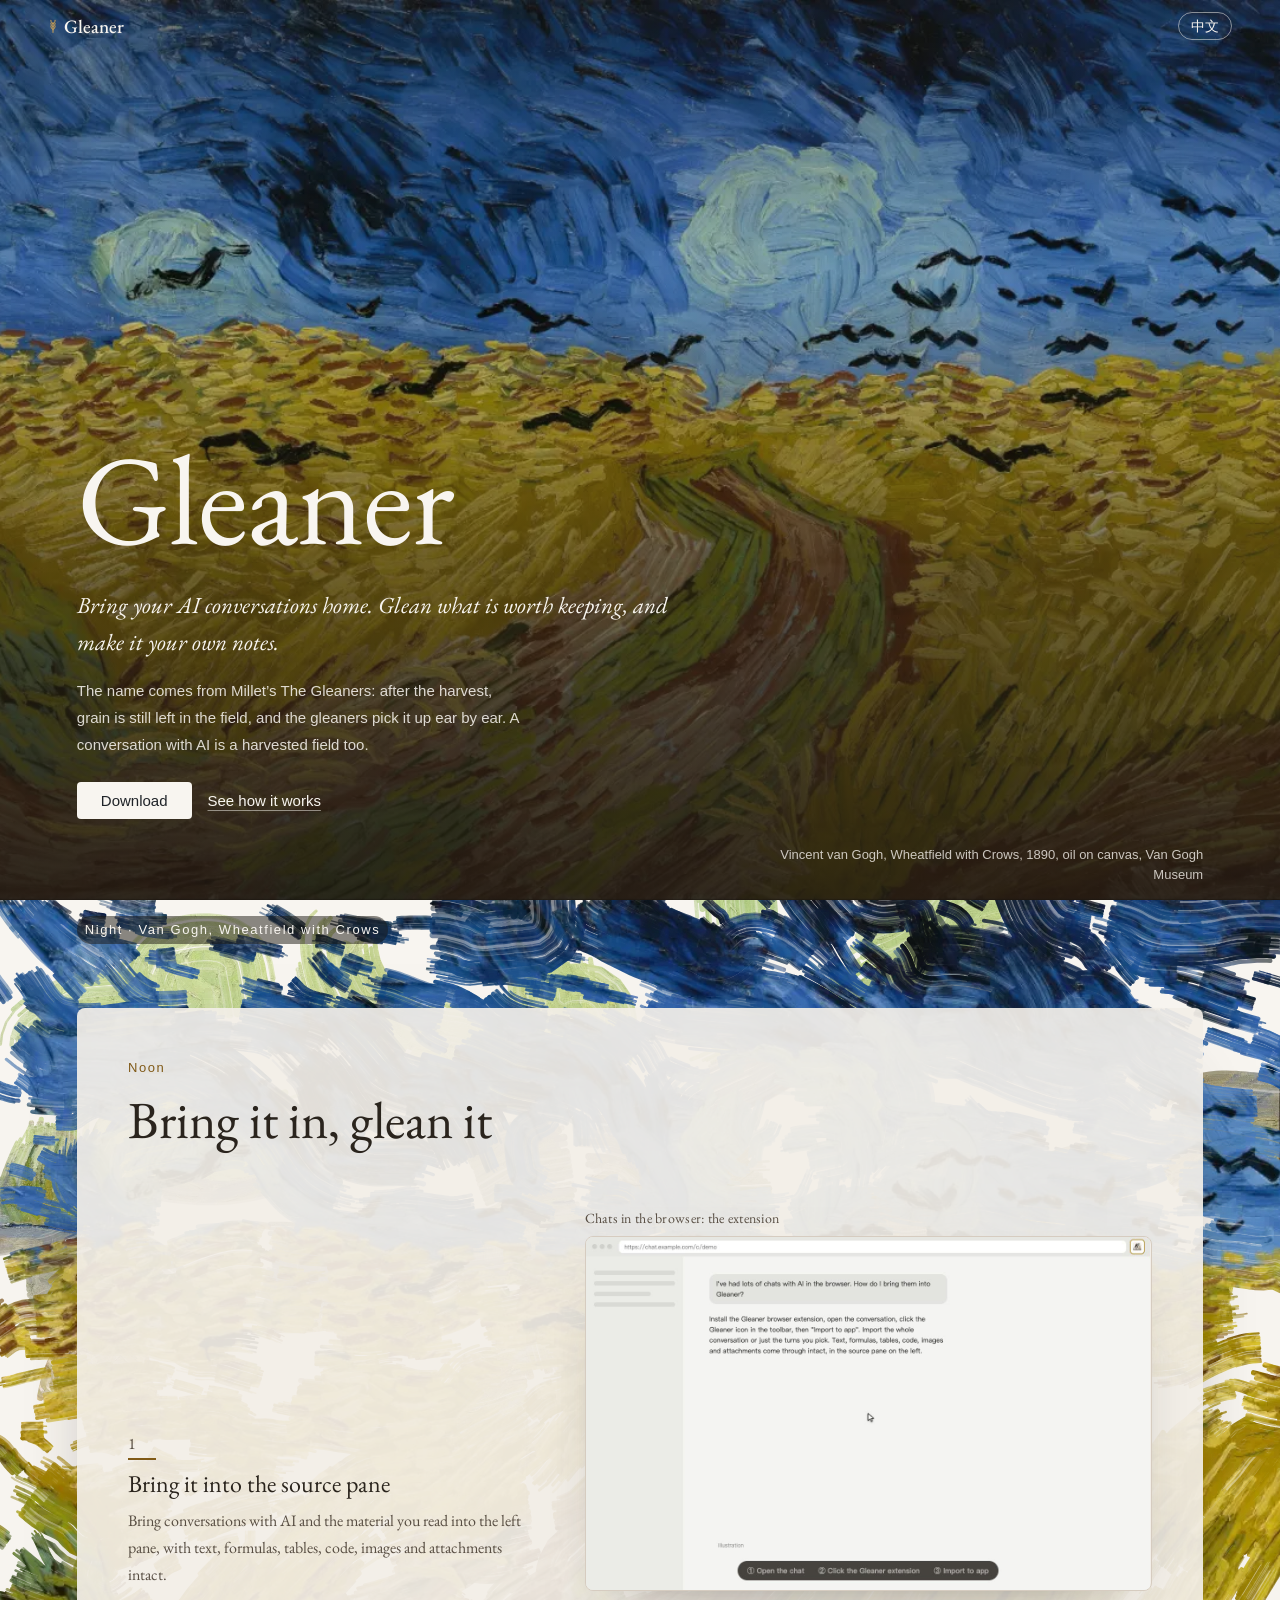
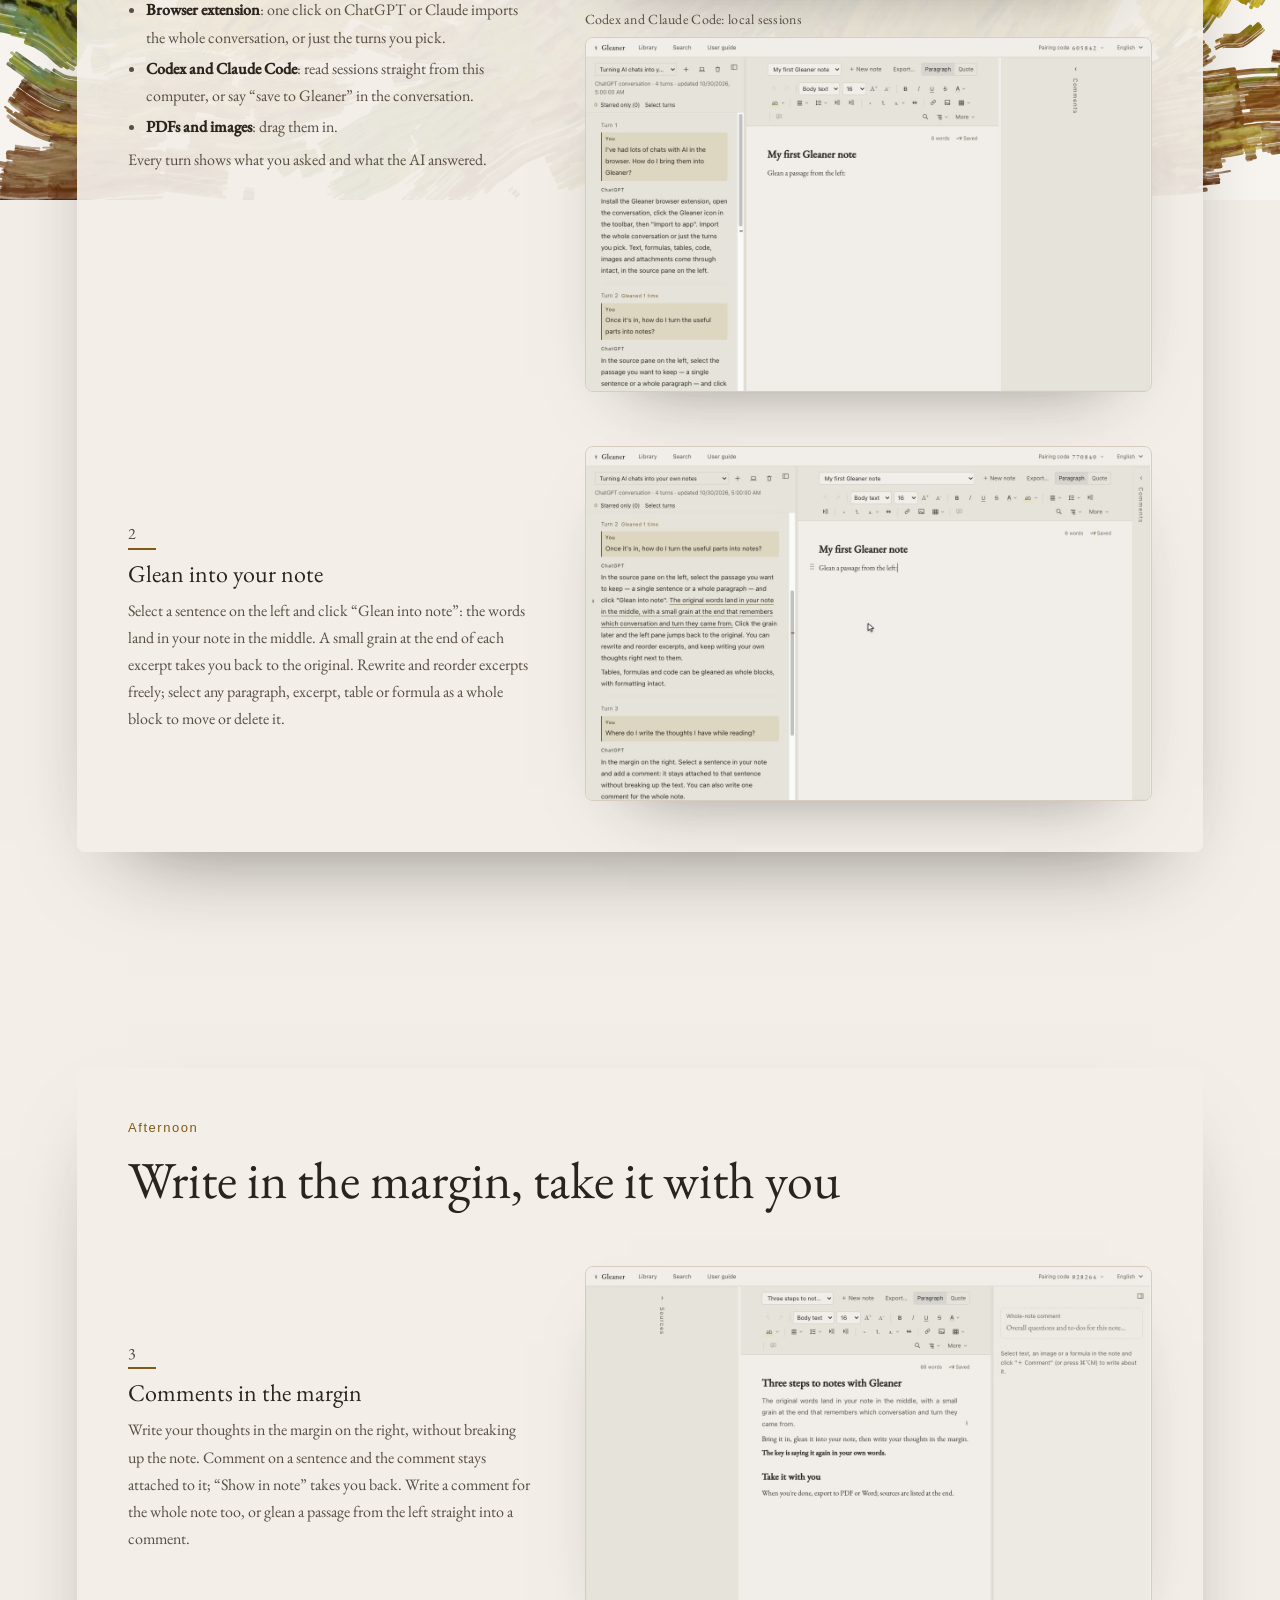
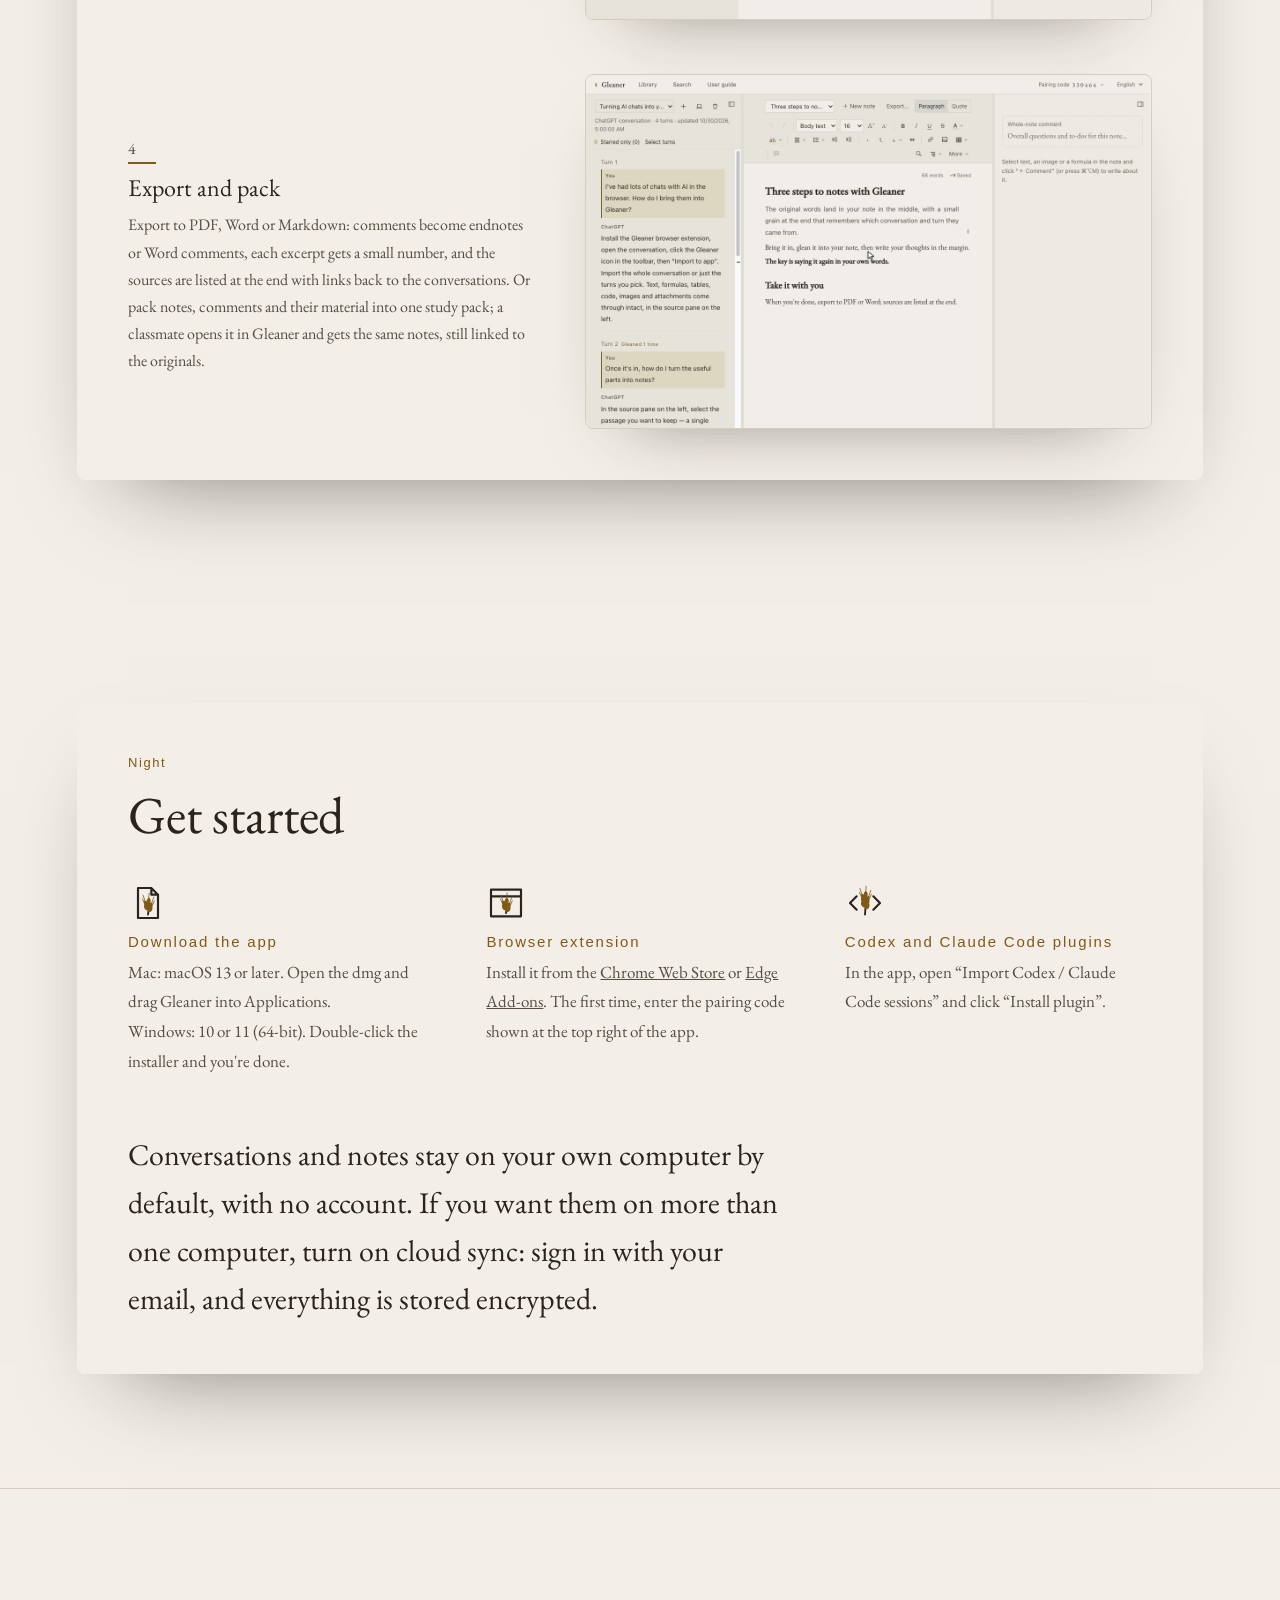
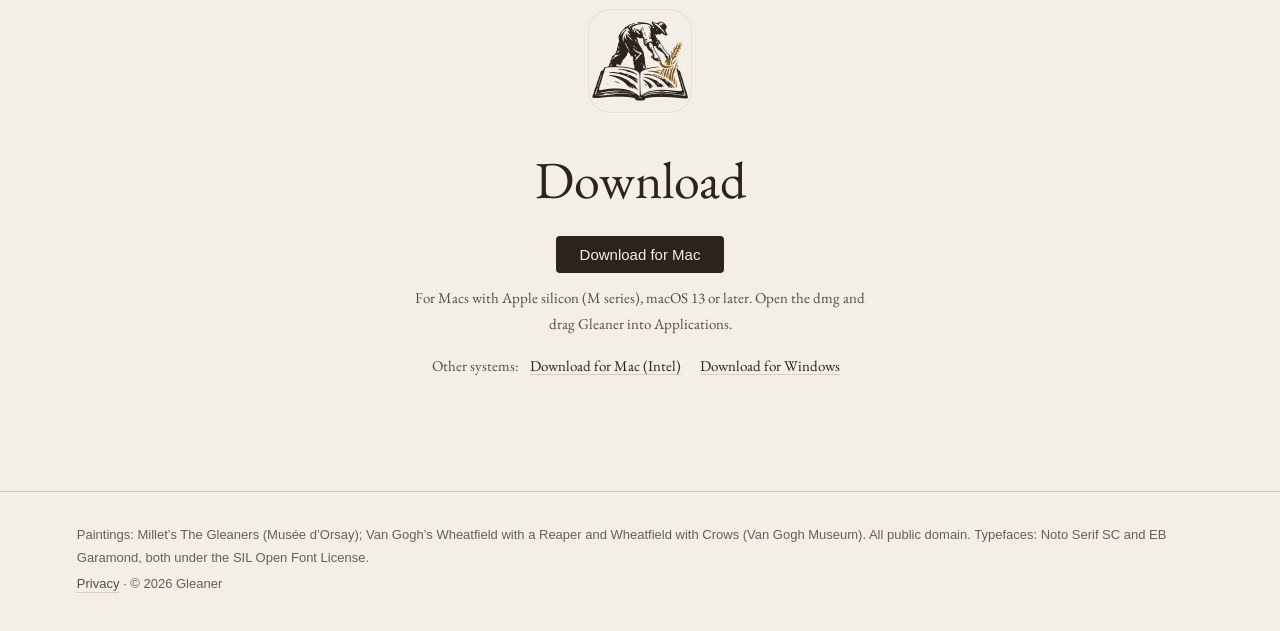
<file: index.html>
<!doctype html>
<html lang="zh-CN" data-lang="zh" data-stats="https://stats.gleanernotes.com/v1/click">
<head>
<meta charset="utf-8">
<meta name="viewport" content="width=device-width, initial-scale=1">
<title>Gleaner · 拾穗</title>
<meta name="description" content="把和 AI 的对话收回来，拾起值得留下的部分，变成你自己的笔记。Bring your AI conversations home. Glean what is worth keeping, and make it your own notes.">
<link rel="icon" type="image/png" href="img/favicon.png">
<link rel="stylesheet" href="fonts.css">
<link rel="stylesheet" href="tokens.css">
<link rel="stylesheet" href="site.css">
<script src="lang.js" defer></script>
<script src="art.js" defer></script>
<script src="site.js" defer></script>
</head>
<body>
<a class="skip" href="#main"><span lang="zh-CN">跳到正文</span><span lang="en">Skip to content</span></a>

<header class="top">
  <a class="mark" href="#top" aria-label="Gleaner">
    <svg class="ear" viewBox="0 0 14 20" aria-hidden="true"><path d="M7 19V5M7 7c-2-1-3-3-3-5M7 7c2-1 3-3 3-5M7 11c-2-1-3-3-3-5M7 11c2-1 3-3 3-5M7 15c-2-1-3-3-3-5M7 15c2-1 3-3 3-5"/></svg>
    <span>Gleaner</span>
  </a>
  <button class="lang" type="button" data-switch>
    <span lang="zh-CN">English</span><span lang="en">中文</span>
  </button>
</header>

<main id="main">
  <!-- ① 画和名字：按访客的当地时间选画，刷毛笔触画出来（D8 第二轮 R5） -->
  <section class="hero" id="top">
    <figure class="plate">
      <img src="img/gleaners.jpg" width="1800" height="1346" alt="">
      <canvas aria-hidden="true"></canvas>
      <span class="light" aria-hidden="true"></span>
      <figcaption data-caption>
        <span lang="zh-CN">让-弗朗索瓦·米勒，《拾穗者》，1857 年，布面油画，奥赛博物馆</span>
        <span lang="en">Jean-François Millet, The Gleaners, 1857, oil on canvas, Musée d’Orsay</span>
      </figcaption>
    </figure>
    <div class="hero-text">
      <h1>Gleaner<span class="sub" lang="zh-CN">拾穗</span></h1>
      <p class="lede">
        <span lang="zh-CN">把和 AI 的对话收回来，<br>拾起值得留下的部分，<br>变成你自己的笔记。</span>
        <span lang="en">Bring your AI conversations home. Glean what is worth keeping, and make it your own notes.</span>
      </p>
      <p class="origin"><span lang="zh-CN">名字来自米勒的《拾穗者》：收割过后，田里还留着麦穗，拾穗的人弯下腰一穗一穗拾起来。和 AI 的对话也是一片收割过的田。</span><span lang="en">The name comes from Millet’s The Gleaners: after the harvest, grain is still left in the field, and the gleaners pick it up ear by ear. A conversation with AI is a harvested field too.</span></p>
      <p class="actions">
        <a class="btn" href="#download"><span lang="zh-CN">下载</span><span lang="en">Download</span></a>
        <a class="link" href="#glean"><span lang="zh-CN">看看怎么用</span><span lang="en">See how it works</span></a>
      </p>
    </div>
  </section>

  <!-- ②③④ 田里的一天：往下滚时画固定在背后，正午、午后、夜三幅依次刷在前一幅上 -->
  <section class="day" id="glean" aria-labelledby="glean-title">
    <div class="day-sticky" aria-hidden="true">
      <canvas></canvas>
      <p class="day-time"></p>
    </div>
    <div class="day-panels">
      <div class="day-panel" data-day="noon">
        <div class="day-card">
          <p class="day-kicker"><span lang="zh-CN">正午</span><span lang="en">Noon</span></p>
          <h2 id="glean-title"><span lang="zh-CN">收进来，拾起来</span><span lang="en">Bring it in, glean it</span></h2>
          <article class="feature reveal" id="collect">
            <div class="say">
              <p class="feature-n">1</p>
              <h3><span lang="zh-CN">收进来源区</span><span lang="en">Bring it into the source pane</span></h3>
              <p data-reveal><span lang="zh-CN">把和 AI 的对话、读过的资料收进左栏，文字、公式、表格、代码、图片和附件原样保留。</span><span lang="en">Bring conversations with AI and the material you read into the left pane, with text, formulas, tables, code, images and attachments intact.</span></p>
              <ul class="feature-list">
                <li><span lang="zh-CN"><b>浏览器扩展</b>：在 ChatGPT、Claude 网页上点一下，整段对话导入；可以只选其中几轮。</span><span lang="en"><b>Browser extension</b>: one click on ChatGPT or Claude imports the whole conversation, or just the turns you pick.</span></li>
                <li><span lang="zh-CN"><b>Codex、Claude Code</b>：直接读这台电脑上的会话；或者在对话里说"存到拾穗"。</span><span lang="en"><b>Codex and Claude Code</b>: read sessions straight from this computer, or say “save to Gleaner” in the conversation.</span></li>
                <li><span lang="zh-CN"><b>PDF 和图片</b>：拖进左栏。</span><span lang="en"><b>PDFs and images</b>: drag them in.</span></li>
              </ul>
              <p data-reveal><span lang="zh-CN">每一轮都写明哪句是你问的、哪句是 AI 答的。</span><span lang="en">Every turn shows what you asked and what the AI answered.</span></p>
            </div>
            <div class="clips">
            <figure class="clip-fig">
              <p class="clip-cap"><span lang="zh-CN">网页上的对话：用浏览器扩展</span><span lang="en">Chats in the browser: the extension</span></p>
              <button class="shot clip" type="button">
                <video lang="zh-CN" muted loop playsinline preload="none" poster="clips/import-web-zh.jpg" aria-label="在示意的聊天网页上点浏览器工具栏里的拾穗扩展，点"导入到 App"；这段对话出现在 App 左边的来源区"><source src="clips/import-web-zh.mp4" type="video/mp4"></video>
                <video lang="en" muted loop playsinline preload="none" poster="clips/import-web-en.jpg" aria-label="On an illustrative chat page, click the Gleaner extension in the toolbar and then Import to app; the conversation appears in the app’s source pane"><source src="clips/import-web-en.mp4" type="video/mp4"></video>
                <span class="sr-only"><span lang="zh-CN">放大看：在示意的聊天网页上点浏览器工具栏里的拾穗扩展，点"导入到 App"；这段对话出现在 App 左边的来源区</span><span lang="en">Enlarge: On an illustrative chat page, click the Gleaner extension in the toolbar and then Import to app; the conversation appears in the app’s source pane</span></span>
              </button>
            </figure>
            <figure class="clip-fig">
              <p class="clip-cap"><span lang="zh-CN">Codex / Claude Code：导入本机会话</span><span lang="en">Codex and Claude Code: local sessions</span></p>
              <button class="shot clip" type="button">
                <video lang="zh-CN" muted loop playsinline preload="none" poster="clips/import-local-zh.jpg" aria-label="在 App 来源区点电脑图标，从本机的 Codex / Claude Code 会话里选一段导入，来源区出现这段会话"><source src="clips/import-local-zh.mp4" type="video/mp4"></video>
                <video lang="en" muted loop playsinline preload="none" poster="clips/import-local-en.jpg" aria-label="In the app’s source pane, click the computer icon, pick a local Codex or Claude Code session and import it into the source pane"><source src="clips/import-local-en.mp4" type="video/mp4"></video>
                <span class="sr-only"><span lang="zh-CN">放大看：在 App 来源区点电脑图标，从本机的 Codex / Claude Code 会话里选一段导入，来源区出现这段会话</span><span lang="en">Enlarge: In the app’s source pane, click the computer icon, pick a local Codex or Claude Code session and import it into the source pane</span></span>
              </button>
            </figure>
            </div>
          </article>
          <article class="feature reveal" id="note">
            <div class="say">
              <p class="feature-n">2</p>
              <h3><span lang="zh-CN">摘录到笔记</span><span lang="en">Glean into your note</span></h3>
              <p data-reveal><span lang="zh-CN">在左栏选中一句，点"拾进笔记"，原话就落进中间的笔记。摘录末尾有一个小麦穗，点它跳回原文那一句。摘录可以改写、调顺序；段落、摘录、表格、公式都能整块选中、上下移动、删除。</span><span lang="en">Select a sentence on the left and click “Glean into note”: the words land in your note in the middle. A small grain at the end of each excerpt takes you back to the original. Rewrite and reorder excerpts freely; select any paragraph, excerpt, table or formula as a whole block to move or delete it.</span></p>
            </div>
            <button class="shot clip" type="button">
              <video lang="zh-CN" muted loop playsinline preload="none" poster="clips/glean-zh.jpg" aria-label="来源区和笔记区：在左边选中一大段，拾进几乎空白的笔记，再点摘录末尾的麦穗跳回原文"><source src="clips/glean-zh.mp4" type="video/mp4"></video>
              <video lang="en" muted loop playsinline preload="none" poster="clips/glean-en.jpg" aria-label="Source and note panes: select a whole paragraph on the left, glean it into a nearly empty note, then click the grain at the end to jump back"><source src="clips/glean-en.mp4" type="video/mp4"></video>
              <span class="sr-only"><span lang="zh-CN">放大看：来源区和笔记区：在左边选中一大段，拾进几乎空白的笔记，再点摘录末尾的麦穗跳回原文</span><span lang="en">Enlarge: Source and note panes: select a whole paragraph on the left, glean it into a nearly empty note, then click the grain at the end to jump back</span></span>
            </button>
          </article>
        </div>
      </div>
      <div class="day-panel" data-day="afternoon">
        <div class="day-card">
          <p class="day-kicker"><span lang="zh-CN">午后</span><span lang="en">Afternoon</span></p>
          <h2 id="margin-title"><span lang="zh-CN">写下想法，带走</span><span lang="en">Write in the margin, take it with you</span></h2>
          <article class="feature reveal" id="margin">
            <div class="say">
              <p class="feature-n">3</p>
              <h3><span lang="zh-CN">页边备注</span><span lang="en">Comments in the margin</span></h3>
              <p data-reveal><span lang="zh-CN">想法写在右边的页边，不打断笔记正文。选中笔记里的一句话加备注，它就挂在那句话上，点"定位到笔记"随时回去；也可以写一段给整篇笔记的备注。在左栏读到要紧的话，也能直接拾进备注。</span><span lang="en">Write your thoughts in the margin on the right, without breaking up the note. Comment on a sentence and the comment stays attached to it; “Show in note” takes you back. Write a comment for the whole note too, or glean a passage from the left straight into a comment.</span></p>
            </div>
            <button class="shot clip" type="button">
              <video lang="zh-CN" muted loop playsinline preload="none" poster="clips/margin-zh.jpg" aria-label="笔记区和备注区：选中一句加备注，右栏出现卡片，写下想法，再定位回那句话"><source src="clips/margin-zh.mp4" type="video/mp4"></video>
              <video lang="en" muted loop playsinline preload="none" poster="clips/margin-en.jpg" aria-label="Note and margin panes: comment on a sentence, a card appears in the margin, type a thought, then jump back to the sentence"><source src="clips/margin-en.mp4" type="video/mp4"></video>
              <span class="sr-only"><span lang="zh-CN">放大看：笔记区和备注区：选中一句加备注，右栏出现卡片，写下想法，再定位回那句话</span><span lang="en">Enlarge: Note and margin panes: comment on a sentence, a card appears in the margin, type a thought, then jump back to the sentence</span></span>
            </button>
          </article>
          <article class="feature reveal" id="export">
            <div class="say">
              <p class="feature-n">4</p>
              <h3><span lang="zh-CN">导出和打包</span><span lang="en">Export and pack</span></h3>
              <p data-reveal><span lang="zh-CN">导出成 PDF、Word 或 Markdown：备注变成文末注释或 Word 批注；摘录后带一个小编号，文末列出来源，能点回原对话。也可以把笔记、备注和用到的材料打包成一个学习笔记包，发给同学，对方用拾穗打开，内容一样，还能跳回原文。</span><span lang="en">Export to PDF, Word or Markdown: comments become endnotes or Word comments, each excerpt gets a small number, and the sources are listed at the end with links back to the conversations. Or pack notes, comments and their material into one study pack; a classmate opens it in Gleaner and gets the same notes, still linked to the originals.</span></p>
            </div>
            <button class="shot clip" type="button">
              <video lang="zh-CN" muted loop playsinline preload="none" poster="clips/export-zh.jpg" aria-label="导出窗口：在 PDF、Word、Markdown 之间切换，右边的预览跟着变；勾上"带上出处"，预览里出现编号和来源列表"><source src="clips/export-zh.mp4" type="video/mp4"></video>
              <video lang="en" muted loop playsinline preload="none" poster="clips/export-en.jpg" aria-label="The export window: switch between PDF, Word and Markdown and the preview follows; with Include sources, numbers and a source list appear"><source src="clips/export-en.mp4" type="video/mp4"></video>
              <span class="sr-only"><span lang="zh-CN">放大看：导出窗口：在 PDF、Word、Markdown 之间切换，右边的预览跟着变；勾上"带上出处"，预览里出现编号和来源列表</span><span lang="en">Enlarge: The export window: switch between PDF, Word and Markdown and the preview follows; with Include sources, numbers and a source list appear</span></span>
            </button>
          </article>
        </div>
      </div>
      <div class="day-panel" data-day="night">
        <div class="day-card">
          <div class="local reveal">
          <p class="day-kicker"><span lang="zh-CN">夜</span><span lang="en">Night</span></p>
          <h2 id="local-title"><span lang="zh-CN">开始用</span><span lang="en">Get started</span></h2>
          <article class="install" id="install">
            <ol class="ways">
              <li>
                <svg class="way-icon" viewBox="0 0 24 24" aria-hidden="true"><path class="ic" d="M6 3h8l4 4v14H6zM14 3v4h4"/><g transform="rotate(0 12 19)"><path class="st" d="M12 19Q12.7 14.5 12.3 11.2"/><path class="aw" d="M10.3 11.10l-1.3 -3.8M14.2 12.20l1.3 -3.8"/><path class="aw" d="M10.3 13.40l-1.6 -3.8M14.2 14.50l1.6 -3.8"/><path class="k" style="--i:0" transform="translate(12.45 17.05) rotate(34)" d="M0 0C1.15 -.55 1 -2.3 0 -3.1C-1 -2.3 -1.15 -.55 0 0Z"/><path class="k" style="--i:1" transform="translate(11.85 15.90) rotate(-34)" d="M0 0C1.15 -.55 1 -2.3 0 -3.1C-1 -2.3 -1.15 -.55 0 0Z"/><path class="k" style="--i:2" transform="translate(12.45 14.75) rotate(34)" d="M0 0C1.15 -.55 1 -2.3 0 -3.1C-1 -2.3 -1.15 -.55 0 0Z"/><path class="k" style="--i:3" transform="translate(11.85 13.60) rotate(-34)" d="M0 0C1.15 -.55 1 -2.3 0 -3.1C-1 -2.3 -1.15 -.55 0 0Z"/><path class="k" style="--i:4" transform="translate(12.30 12.40) rotate(4)" d="M0 0C1.15 -.55 1 -2.3 0 -3.1C-1 -2.3 -1.15 -.55 0 0Z"/><path class="aw" d="M12.4 9.40l.3 -3.4"/></g></svg>
                <h3><span lang="zh-CN">下载 App</span><span lang="en">Download the app</span></h3>
                <p><span lang="zh-CN">Mac：macOS 13 或更新，打开 dmg，把拾穗拖进"应用程序"。</span><span lang="en">Mac: macOS 13 or later. Open the dmg and drag Gleaner into Applications.</span></p>
                <p data-only="win-x64"><span lang="zh-CN">Windows：10 或 11（64 位），双击安装程序就装好了。</span><span lang="en">Windows: 10 or 11 (64-bit). Double-click the installer and you're done.</span></p>
              </li>
              <li>
                <svg class="way-icon" viewBox="0 0 24 24" aria-hidden="true"><path class="ic" d="M3 4h18v16H3zM3 8h18"/><g transform="rotate(0 12 18)"><path class="st" d="M12 18Q12.7 14.0 12.3 11.2"/><path class="aw" d="M10.3 11.10l-1.3 -3.8M14.2 12.20l1.3 -3.8"/><path class="aw" d="M10.3 13.40l-1.6 -3.8M14.2 14.50l1.6 -3.8"/><path class="k" style="--i:0" transform="translate(12.45 17.05) rotate(34)" d="M0 0C1.15 -.55 1 -2.3 0 -3.1C-1 -2.3 -1.15 -.55 0 0Z"/><path class="k" style="--i:1" transform="translate(11.85 15.90) rotate(-34)" d="M0 0C1.15 -.55 1 -2.3 0 -3.1C-1 -2.3 -1.15 -.55 0 0Z"/><path class="k" style="--i:2" transform="translate(12.45 14.75) rotate(34)" d="M0 0C1.15 -.55 1 -2.3 0 -3.1C-1 -2.3 -1.15 -.55 0 0Z"/><path class="k" style="--i:3" transform="translate(11.85 13.60) rotate(-34)" d="M0 0C1.15 -.55 1 -2.3 0 -3.1C-1 -2.3 -1.15 -.55 0 0Z"/><path class="k" style="--i:4" transform="translate(12.30 12.40) rotate(4)" d="M0 0C1.15 -.55 1 -2.3 0 -3.1C-1 -2.3 -1.15 -.55 0 0Z"/><path class="aw" d="M12.4 9.40l.3 -3.4"/></g></svg>
                <h3><span lang="zh-CN">浏览器扩展</span><span lang="en">Browser extension</span></h3>
                <p><span lang="zh-CN">从 <a href="https://chromewebstore.google.com/detail/flfpiicfphgplffkipbdpomnjhaffkla">Chrome 网上应用店</a>或 <a href="https://microsoftedge.microsoft.com/addons/detail/ilnfgdpgjdcjlphfbmblfdnhnooffdao">Edge 加载项</a>安装。第一次用时输入 App 右上角的配对码。</span><span lang="en">Install it from the <a href="https://chromewebstore.google.com/detail/flfpiicfphgplffkipbdpomnjhaffkla">Chrome Web Store</a> or <a href="https://microsoftedge.microsoft.com/addons/detail/ilnfgdpgjdcjlphfbmblfdnhnooffdao">Edge Add-ons</a>. The first time, enter the pairing code shown at the top right of the app.</span></p>
              </li>
              <li>
                <svg class="way-icon" viewBox="0 0 24 24" aria-hidden="true"><path class="ic" d="M7 8l-4 4 4 4M17 8l4 4-4 4"/><g transform="rotate(0 12 19)"><path class="st" d="M12 19Q12.7 12.5 12.3 7.2"/><path class="aw" d="M10.3 7.10l-1.3 -3.8M14.2 8.20l1.3 -3.8"/><path class="aw" d="M10.3 9.40l-1.6 -3.8M14.2 10.50l1.6 -3.8"/><path class="k" style="--i:0" transform="translate(12.45 15.35) rotate(34)" d="M0 0C1.15 -.55 1 -2.3 0 -3.1C-1 -2.3 -1.15 -.55 0 0Z"/><path class="k" style="--i:1" transform="translate(11.85 14.20) rotate(-34)" d="M0 0C1.15 -.55 1 -2.3 0 -3.1C-1 -2.3 -1.15 -.55 0 0Z"/><path class="k" style="--i:2" transform="translate(12.45 13.05) rotate(34)" d="M0 0C1.15 -.55 1 -2.3 0 -3.1C-1 -2.3 -1.15 -.55 0 0Z"/><path class="k" style="--i:3" transform="translate(11.85 11.90) rotate(-34)" d="M0 0C1.15 -.55 1 -2.3 0 -3.1C-1 -2.3 -1.15 -.55 0 0Z"/><path class="k" style="--i:4" transform="translate(12.45 10.75) rotate(34)" d="M0 0C1.15 -.55 1 -2.3 0 -3.1C-1 -2.3 -1.15 -.55 0 0Z"/><path class="k" style="--i:5" transform="translate(11.85 9.60) rotate(-34)" d="M0 0C1.15 -.55 1 -2.3 0 -3.1C-1 -2.3 -1.15 -.55 0 0Z"/><path class="k" style="--i:6" transform="translate(12.30 8.40) rotate(4)" d="M0 0C1.15 -.55 1 -2.3 0 -3.1C-1 -2.3 -1.15 -.55 0 0Z"/><path class="aw" d="M12.4 5.40l.3 -3.4"/></g></svg>
                <h3><span lang="zh-CN">Codex、Claude Code 插件</span><span lang="en">Codex and Claude Code plugins</span></h3>
                <p><span lang="zh-CN">在 App 里打开"导入 Codex / Claude Code 会话"，点"安装插件"。</span><span lang="en">In the app, open “Import Codex / Claude Code sessions” and click “Install plugin”.</span></p>
              </li>
            </ol>
          </article>
          <p class="big local-line" data-reveal><span lang="zh-CN">对话和笔记默认只存在你自己的电脑上，不需要注册。想在几台电脑之间同步，可以自己开云同步：用邮箱登录，内容加密存放。</span><span lang="en">Conversations and notes stay on your own computer by default, with no account. If you want them on more than one computer, turn on cloud sync: sign in with your email, and everything is stored encrypted.</span></p>
          </div>
        </div>
      </div>
    </div>
  </section>

  <!-- ⑤ 下载 -->
  <section class="download reveal" id="download" aria-labelledby="download-title">
    <img class="icon" src="img/icon.png" width="1024" height="1024" loading="lazy" alt="">
    <h2 id="download-title"><span lang="zh-CN">下载</span><span lang="en">Download</span></h2>
    <!-- 上线前显示"即将推出"；SITE_LIVE=1 构建时（site/build.mjs）换成下载按钮，直接下载公开发布仓库最新版本的 dmg -->
    <!-- 每个安装包一块（data-os）；正式构建只留已经发布的（SITE_INSTALLERS，docs/plans/2026-11-windows.md），
         site.js 按访客的系统先显示对应的一块，其他的放进"其他系统" -->
    <div class="get" data-get>
      <div class="get-one" data-os="mac-arm64" id="get-mac-arm64">
        <a class="btn" data-releases href="https://github.com/Thomas-Melonesoda/gleaner/releases/latest/download/Gleaner-arm64.dmg"><span lang="zh-CN">下载 Mac 版</span><span lang="en">Download for Mac</span></a>
        <p class="get-note">
          <span lang="zh-CN">适用于 Apple 芯片（M 系列）的 Mac，macOS 13 或更新。下载后打开 dmg，把拾穗拖进"应用程序"。</span>
          <span lang="en">For Macs with Apple silicon (M series), macOS 13 or later. Open the dmg and drag Gleaner into Applications.</span>
        </p>
      </div>
      <div class="get-one" data-os="mac-x64" id="get-mac-x64">
        <a class="btn" data-releases href="https://github.com/Thomas-Melonesoda/gleaner/releases/latest/download/Gleaner-x64.dmg"><span lang="zh-CN">下载 Mac 版（Intel 芯片）</span><span lang="en">Download for Mac (Intel)</span></a>
        <p class="get-note">
          <span lang="zh-CN">适用于 Intel 芯片的 Mac，macOS 13 或更新。下载后打开 dmg，把拾穗拖进"应用程序"。</span>
          <span lang="en">For Macs with an Intel processor, macOS 13 or later. Open the dmg and drag Gleaner into Applications.</span>
        </p>
      </div>
      <div class="get-one" data-os="win-x64" id="get-win-x64">
        <a class="btn" data-releases href="https://github.com/Thomas-Melonesoda/gleaner/releases/latest/download/Gleaner-Setup-x64.exe"><span lang="zh-CN">下载 Windows 版</span><span lang="en">Download for Windows</span></a>
        <p class="get-note">
          <span lang="zh-CN">适用于 Windows 10 和 11（64 位）。下载后双击安装，不需要管理员权限。如果出现"Windows 已保护你的电脑"，点"更多信息"，再点"仍要运行"。</span>
          <span lang="en">For Windows 10 and 11 (64-bit). Double-click to install; no administrator rights needed. If you see “Windows protected your PC”, click “More info”, then “Run anyway”.</span>
        </p>
      </div>
      <p class="get-other" data-get-other hidden><span lang="zh-CN">其他系统：</span><span lang="en">Other systems:</span></p>
    </div>
  </section>
</main>

<!-- 点截图放大看：浏览器自带的 <dialog>，按 Esc、点任意处或"关闭"都能关 -->
<dialog class="zoom">
  <img alt="">
  <video muted loop playsinline hidden></video>
  <button class="zoom-close" type="button"><span lang="zh-CN">关闭</span><span lang="en">Close</span></button>
</dialog>

<footer class="foot">
  <p>
    <span lang="zh-CN">画：米勒《拾穗者》（奥赛博物馆）；梵高《麦田与收割者》《麦田群鸦》（梵高博物馆）。均为公共领域。字体：思源宋体、EB Garamond，均为 SIL Open Font License。</span>
    <span lang="en">Paintings: Millet’s The Gleaners (Musée d’Orsay); Van Gogh’s Wheatfield with a Reaper and Wheatfield with Crows (Van Gogh Museum). All public domain. Typefaces: Noto Serif SC and EB Garamond, both under the SIL Open Font License.</span>
  </p>
  <p><a class="link" href="privacy.html"><span lang="zh-CN">隐私说明</span><span lang="en">Privacy</span></a> · © 2026 Gleaner</p>
</footer>
<script defer src="https://static.cloudflareinsights.com/beacon.min.js" data-cf-beacon='{"token":"7454918f452b482b9119001f5b6639af"}'></script>
</body>
</html>
</file>
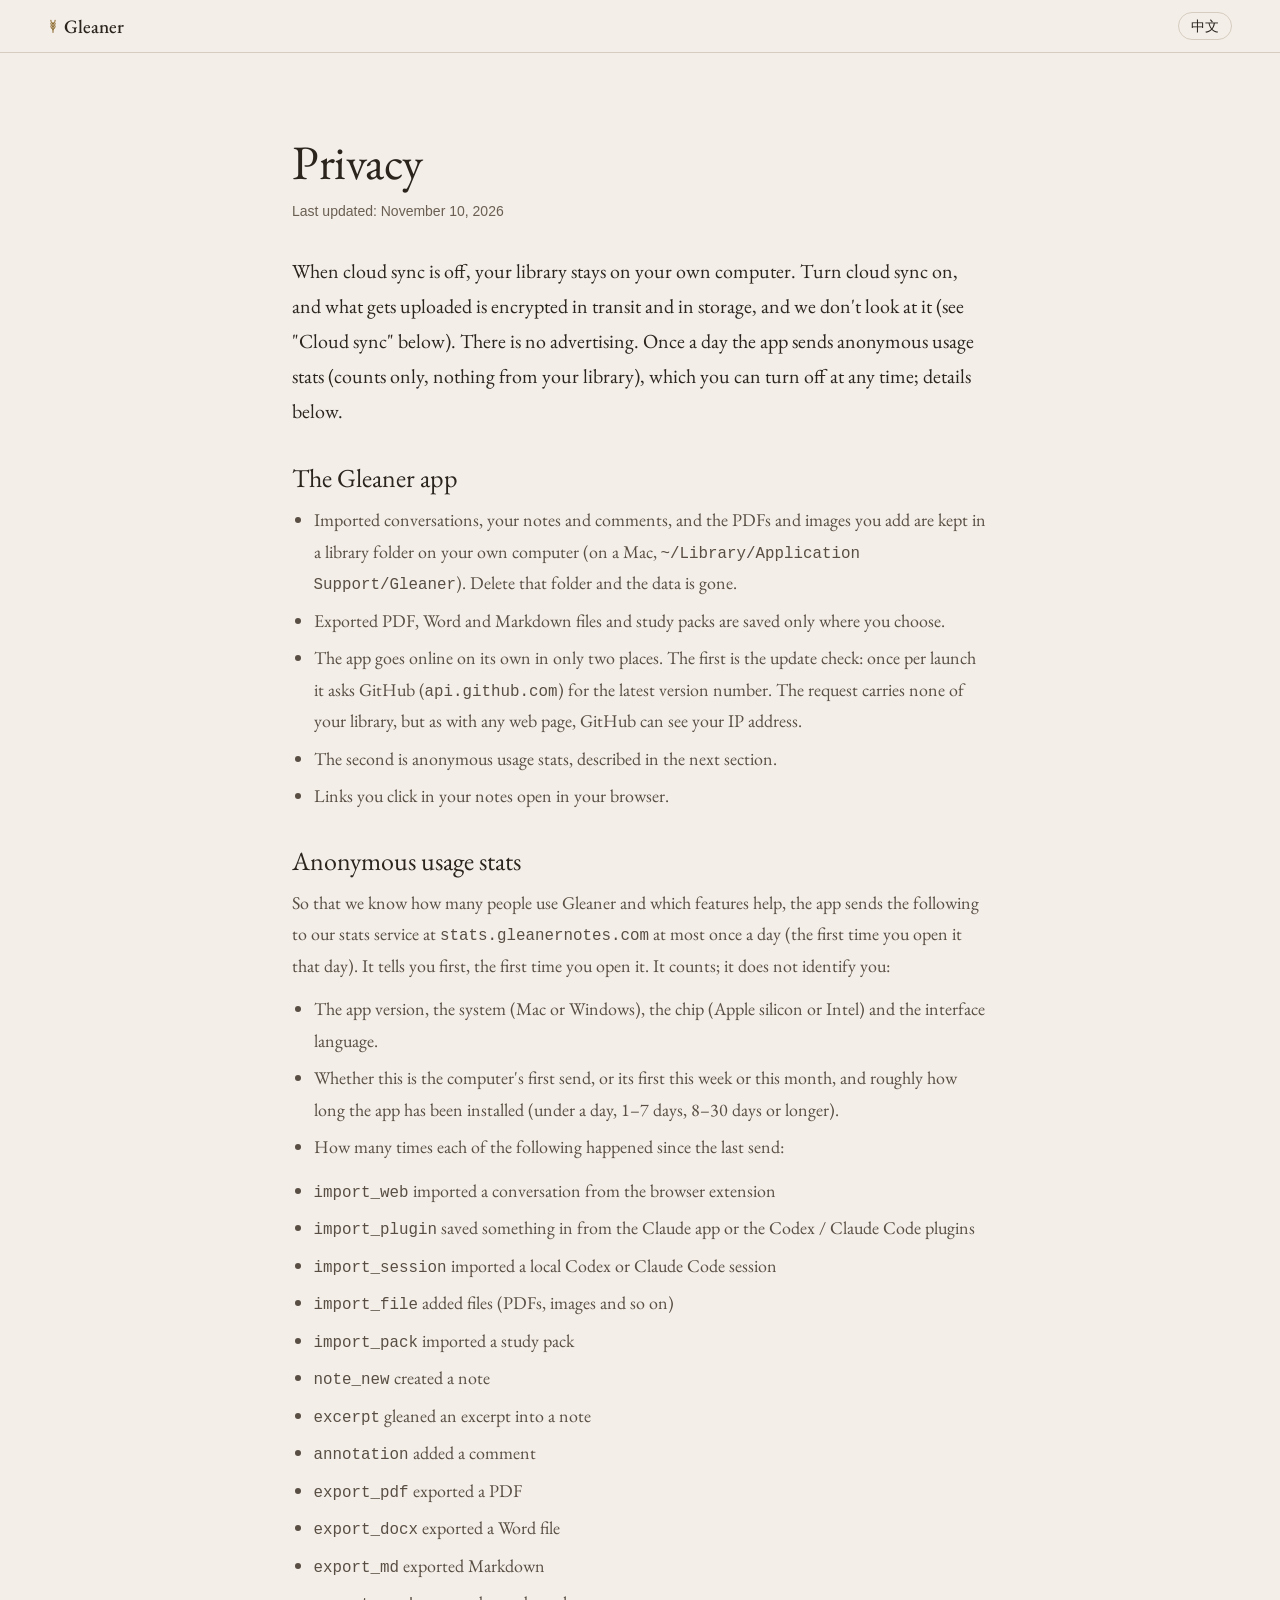
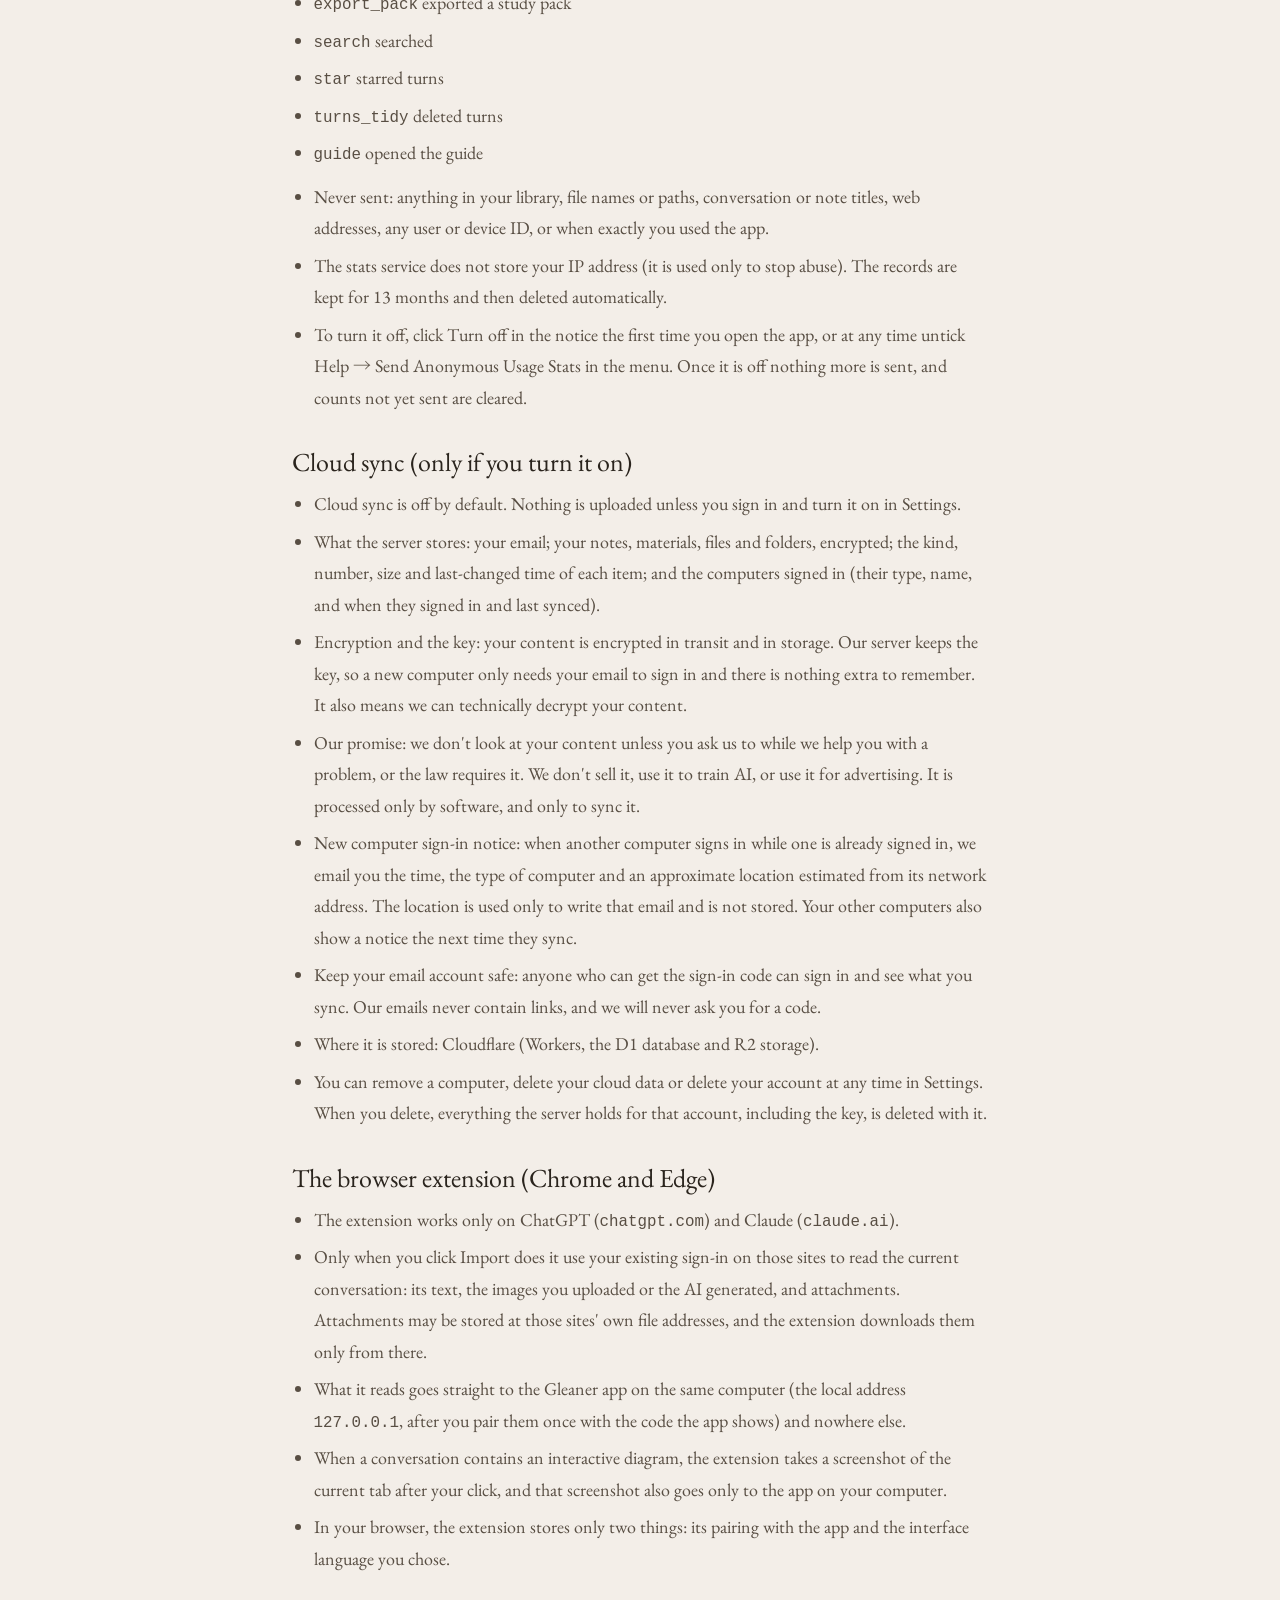
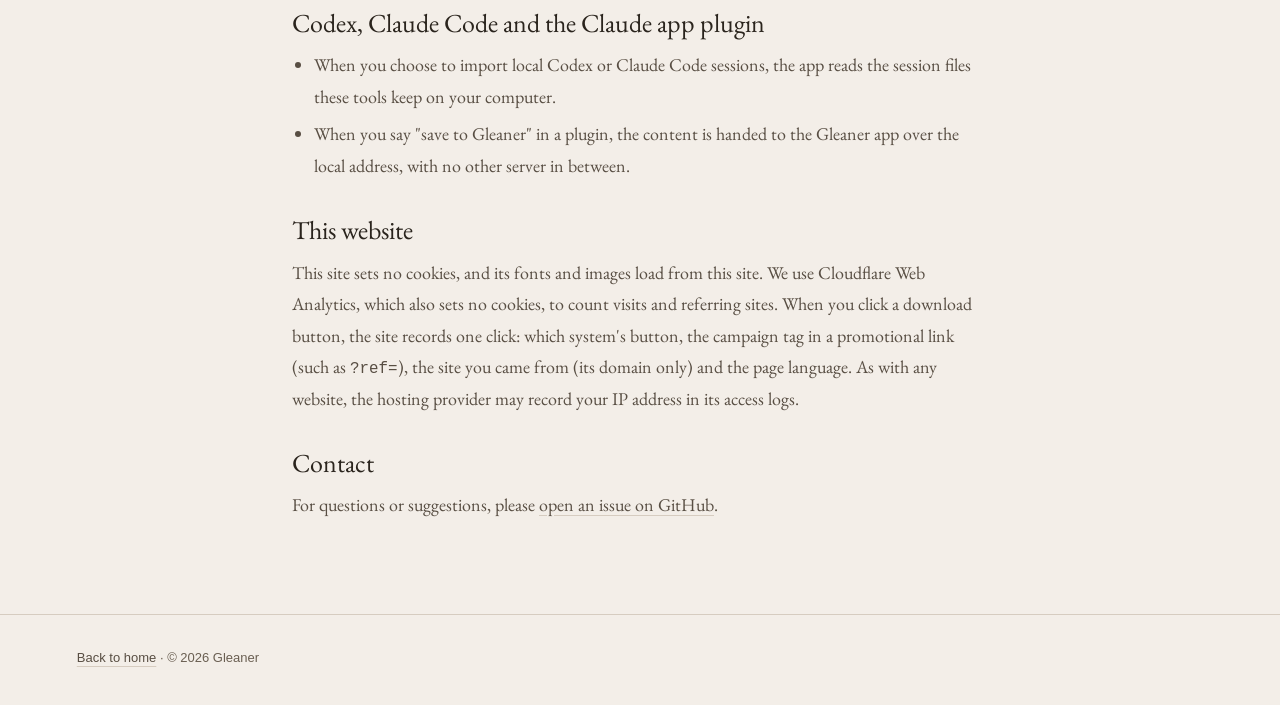
<file: privacy.html>
<!doctype html>
<html lang="zh-CN" data-lang="zh" data-title-zh="隐私说明 · 拾穗" data-title-en="Privacy · Gleaner" data-stats="https://stats.gleanernotes.com/v1/click">
<head>
<meta charset="utf-8">
<meta name="viewport" content="width=device-width, initial-scale=1">
<title>隐私说明 · 拾穗</title>
<meta name="description" content="拾穗（Gleaner）不开云同步时，资料只在你自己的电脑上；开了云同步，内容加密传输和存放，我们不会查看。Gleaner: with cloud sync off, your library stays on your own computer; turn it on, and your content is encrypted in transit and in storage, and we don't look at it.">
<link rel="icon" type="image/png" href="img/favicon.png">
<link rel="stylesheet" href="fonts.css">
<link rel="stylesheet" href="tokens.css">
<link rel="stylesheet" href="site.css">
<script src="lang.js" defer></script>
</head>
<body>
<a class="skip" href="#main"><span lang="zh-CN">跳到正文</span><span lang="en">Skip to content</span></a>

<header class="top on-paper">
  <a class="mark" href="./" aria-label="Gleaner">
    <svg class="ear" viewBox="0 0 14 20" aria-hidden="true"><path d="M7 19V5M7 7c-2-1-3-3-3-5M7 7c2-1 3-3 3-5M7 11c-2-1-3-3-3-5M7 11c2-1 3-3 3-5M7 15c-2-1-3-3-3-5M7 15c2-1 3-3 3-5"/></svg>
    <span>Gleaner</span>
  </a>
  <button class="lang" type="button" data-switch>
    <span lang="zh-CN">English</span><span lang="en">中文</span>
  </button>
</header>

<!-- 扩展上架商店要有隐私说明页。内容按代码实际情况写（2026-10-31）：App 唯一主动联网的是检查新版本（apps/desktop/src/main/update-check.ts）；
     扩展权限见 apps/extension/wxt.config.ts。改了联网行为或扩展权限时同步改这里 -->
<main id="main">
  <article class="doc">
    <h1><span lang="zh-CN">隐私说明</span><span lang="en">Privacy</span></h1>
    <p class="updated"><span lang="zh-CN">最后更新：2026 年 11 月 10 日</span><span lang="en">Last updated: November 10, 2026</span></p>

    <p class="lead">
      <span lang="zh-CN">不开云同步时，资料库只在你自己的电脑上。开了云同步，传上去的内容加密传输和存放，我们不会查看（详见下面"云同步"一节）。没有广告。App 每天会发送一次匿名使用统计（只有次数，不含任何资料内容），可以随时关掉，详见下面。</span>
      <span lang="en">When cloud sync is off, your library stays on your own computer. Turn cloud sync on, and what gets uploaded is encrypted in transit and in storage, and we don't look at it (see "Cloud sync" below). There is no advertising. Once a day the app sends anonymous usage stats (counts only, nothing from your library), which you can turn off at any time; details below.</span>
    </p>

    <h2><span lang="zh-CN">拾穗 App</span><span lang="en">The Gleaner app</span></h2>
    <ul>
      <li>
        <span lang="zh-CN">导入的对话、你的笔记和备注、加进来的 PDF 和图片，都存在你自己电脑上的资料库文件夹里（Mac 上是 <code>~/Library/Application Support/Gleaner</code>）。删掉这个文件夹，数据就全部删除了。</span>
        <span lang="en">Imported conversations, your notes and comments, and the PDFs and images you add are kept in a library folder on your own computer (on a Mac, <code>~/Library/Application Support/Gleaner</code>). Delete that folder and the data is gone.</span>
      </li>
      <li>
        <span lang="zh-CN">导出的 PDF、Word、Markdown 和学习笔记包，只保存到你选的位置。</span>
        <span lang="en">Exported PDF, Word and Markdown files and study packs are saved only where you choose.</span>
      </li>
      <li>
        <span lang="zh-CN">App 主动联网的地方只有两处。第一处是检查新版本：每次启动时向 GitHub（<code>api.github.com</code>）查询一次最新的版本号。这次请求不带任何资料库内容，但和打开任何网页一样，GitHub 能看到你的 IP 地址。</span>
        <span lang="en">The app goes online on its own in only two places. The first is the update check: once per launch it asks GitHub (<code>api.github.com</code>) for the latest version number. The request carries none of your library, but as with any web page, GitHub can see your IP address.</span>
      </li>
      <li>
        <span lang="zh-CN">第二处是匿名使用统计，见下一节。</span>
        <span lang="en">The second is anonymous usage stats, described in the next section.</span>
      </li>
      <li>
        <span lang="zh-CN">你在笔记里点链接时，链接用你的浏览器打开。</span>
        <span lang="en">Links you click in your notes open in your browser.</span>
      </li>
    </ul>

    <h2 id="usage-stats"><span lang="zh-CN">匿名使用统计</span><span lang="en">Anonymous usage stats</span></h2>
    <p>
      <span lang="zh-CN">为了知道有多少人在用、哪些功能有用，App 每天最多一次（当天第一次打开时）向我们的统计服务 <code>stats.gleanernotes.com</code> 发送下面这些，第一次打开时会先提示你。只计数，不认人：</span>
      <span lang="en">So that we know how many people use Gleaner and which features help, the app sends the following to our stats service at <code>stats.gleanernotes.com</code> at most once a day (the first time you open it that day). It tells you first, the first time you open it. It counts; it does not identify you:</span>
    </p>
    <ul>
      <li><span lang="zh-CN">App 的版本号、系统（Mac 或 Windows）、芯片（Apple 芯片或 Intel）、界面语言。</span><span lang="en">The app version, the system (Mac or Windows), the chip (Apple silicon or Intel) and the interface language.</span></li>
      <li><span lang="zh-CN">是不是这台电脑第一次发、是不是本周或本月第一次发，以及装了多久（不到 1 天、1–7 天、8–30 天、更久）。</span><span lang="en">Whether this is the computer's first send, or its first this week or this month, and roughly how long the app has been installed (under a day, 1–7 days, 8–30 days or longer).</span></li>
      <li><span lang="zh-CN">上次发送以来，下面每件事各做了几次：</span><span lang="en">How many times each of the following happened since the last send:</span></li>
    </ul>
    <ul data-feature-keys>
      <li><code>import_web</code> <span lang="zh-CN">从浏览器扩展导入一份对话</span><span lang="en">imported a conversation from the browser extension</span></li>
      <li><code>import_plugin</code> <span lang="zh-CN">从 Claude 应用或 Codex、Claude Code 插件存进来一份</span><span lang="en">saved something in from the Claude app or the Codex / Claude Code plugins</span></li>
      <li><code>import_session</code> <span lang="zh-CN">导入一份本机的 Codex 或 Claude Code 会话</span><span lang="en">imported a local Codex or Claude Code session</span></li>
      <li><code>import_file</code> <span lang="zh-CN">加进来文件（PDF、图片等）</span><span lang="en">added files (PDFs, images and so on)</span></li>
      <li><code>import_pack</code> <span lang="zh-CN">导入学习笔记包</span><span lang="en">imported a study pack</span></li>
      <li><code>note_new</code> <span lang="zh-CN">新建笔记</span><span lang="en">created a note</span></li>
      <li><code>excerpt</code> <span lang="zh-CN">拾进笔记一段摘录</span><span lang="en">gleaned an excerpt into a note</span></li>
      <li><code>annotation</code> <span lang="zh-CN">新建一条备注</span><span lang="en">added a comment</span></li>
      <li><code>export_pdf</code> <span lang="zh-CN">导出 PDF</span><span lang="en">exported a PDF</span></li>
      <li><code>export_docx</code> <span lang="zh-CN">导出 Word</span><span lang="en">exported a Word file</span></li>
      <li><code>export_md</code> <span lang="zh-CN">导出 Markdown</span><span lang="en">exported Markdown</span></li>
      <li><code>export_pack</code> <span lang="zh-CN">导出学习笔记包</span><span lang="en">exported a study pack</span></li>
      <li><code>search</code> <span lang="zh-CN">搜索</span><span lang="en">searched</span></li>
      <li><code>star</code> <span lang="zh-CN">给轮次打星标</span><span lang="en">starred turns</span></li>
      <li><code>turns_tidy</code> <span lang="zh-CN">删除轮次</span><span lang="en">deleted turns</span></li>
      <li><code>guide</code> <span lang="zh-CN">打开使用说明</span><span lang="en">opened the guide</span></li>
    </ul>
    <ul>
      <li><span lang="zh-CN">不发送：资料库里的任何内容、文件名和路径、对话或笔记的标题、网址、用户编号或设备编号、具体的使用时间。</span><span lang="en">Never sent: anything in your library, file names or paths, conversation or note titles, web addresses, any user or device ID, or when exactly you used the app.</span></li>
      <li><span lang="zh-CN">统计服务不保存你的 IP 地址（它只用来防止有人刷数据）。明细保留 13 个月，之后自动删除。</span><span lang="en">The stats service does not store your IP address (it is used only to stop abuse). The records are kept for 13 months and then deleted automatically.</span></li>
      <li><span lang="zh-CN">怎么关：第一次打开时的提示里点"关闭统计"，或者随时在菜单"帮助 → 发送匿名使用统计"里取消勾选。关掉后不再发送，还没发出去的次数也一起清掉。</span><span lang="en">To turn it off, click Turn off in the notice the first time you open the app, or at any time untick Help → Send Anonymous Usage Stats in the menu. Once it is off nothing more is sent, and counts not yet sent are cleared.</span></li>
    </ul>

    <h2 id="cloud-sync"><span lang="zh-CN">云同步（自己开启才有）</span><span lang="en">Cloud sync (only if you turn it on)</span></h2>
    <ul>
      <li><span lang="zh-CN">云同步默认关闭，只有你在设置里登录并开启才会上传。</span><span lang="en">Cloud sync is off by default. Nothing is uploaded unless you sign in and turn it on in Settings.</span></li>
      <li><span lang="zh-CN">服务器保存什么：你的邮箱；加密后的笔记、材料、文件和文件夹；每条记录的种类、条数、大小和修改时间；登录的电脑（类型、名字、登录和最近同步的时间）。</span><span lang="en">What the server stores: your email; your notes, materials, files and folders, encrypted; the kind, number, size and last-changed time of each item; and the computers signed in (their type, name, and when they signed in and last synced).</span></li>
      <li><span lang="zh-CN">加密和钥匙：内容在传输和存放时都是加密的。钥匙由我们的服务器保管，所以换电脑只要用邮箱登录，不需要记什么恢复用的密码；这也意味着我们在技术上能解开你的内容。</span><span lang="en">Encryption and the key: your content is encrypted in transit and in storage. Our server keeps the key, so a new computer only needs your email to sign in and there is nothing extra to remember. It also means we can technically decrypt your content.</span></li>
      <li><span lang="zh-CN">我们的承诺：我们不会查看你的内容，除非你为了排查问题主动请我们看，或者法律要求；不卖给任何人、不拿去训练 AI、不用来做广告。内容只由程序为同步而处理。</span><span lang="en">Our promise: we don't look at your content unless you ask us to while we help you with a problem, or the law requires it. We don't sell it, use it to train AI, or use it for advertising. It is processed only by software, and only to sync it.</span></li>
      <li><span lang="zh-CN">新电脑登录提醒：账号已经有电脑登录着时，又有一台新电脑登录，我们会给你的邮箱发一封提醒，写明时间、电脑类型和按网络地址估计的大概地区；大概地区只用来写这封邮件，不保存。别的电脑下次同步时也会提示一次。</span><span lang="en">New computer sign-in notice: when another computer signs in while one is already signed in, we email you the time, the type of computer and an approximate location estimated from its network address. The location is used only to write that email and is not stored. Your other computers also show a notice the next time they sync.</span></li>
      <li><span lang="zh-CN">保护好你的邮箱：能收到登录验证码的人就能登录、看到你同步的内容。我们的邮件里从来不放链接，也不会问你要验证码。</span><span lang="en">Keep your email account safe: anyone who can get the sign-in code can sign in and see what you sync. Our emails never contain links, and we will never ask you for a code.</span></li>
      <li><span lang="zh-CN">存放在哪里：Cloudflare（Workers、D1 数据库、R2 存储）。</span><span lang="en">Where it is stored: Cloudflare (Workers, the D1 database and R2 storage).</span></li>
      <li><span lang="zh-CN">你可以随时在设置里撤销某台电脑、删除云端数据或删除账号；删除后，服务器上这个账号的内容和钥匙一起删掉。</span><span lang="en">You can remove a computer, delete your cloud data or delete your account at any time in Settings. When you delete, everything the server holds for that account, including the key, is deleted with it.</span></li>
    </ul>

    <h2><span lang="zh-CN">浏览器扩展（Chrome、Edge）</span><span lang="en">The browser extension (Chrome and Edge)</span></h2>
    <ul>
      <li>
        <span lang="zh-CN">扩展只在 ChatGPT（<code>chatgpt.com</code>）和 Claude（<code>claude.ai</code>）的网页上工作。</span>
        <span lang="en">The extension works only on ChatGPT (<code>chatgpt.com</code>) and Claude (<code>claude.ai</code>).</span>
      </li>
      <li>
        <span lang="zh-CN">只有你点"导入"时，它才用你在这些网站已经登录的身份，读取当前这段对话：文字、你上传的和 AI 生成的图片、附件。附件可能存放在这些网站自己的文件地址上，扩展也只从那里下载。</span>
        <span lang="en">Only when you click Import does it use your existing sign-in on those sites to read the current conversation: its text, the images you uploaded or the AI generated, and attachments. Attachments may be stored at those sites' own file addresses, and the extension downloads them only from there.</span>
      </li>
      <li>
        <span lang="zh-CN">读到的内容直接交给同一台电脑上的拾穗 App（本机地址 <code>127.0.0.1</code>，第一次使用时要输入 App 显示的配对码），不会发到其他任何地方。</span>
        <span lang="en">What it reads goes straight to the Gleaner app on the same computer (the local address <code>127.0.0.1</code>, after you pair them once with the code the app shows) and nowhere else.</span>
      </li>
      <li>
        <span lang="zh-CN">导入带交互图示的对话时，扩展会在你点击之后给当前标签页截一张图，截图同样只交给本机的 App。</span>
        <span lang="en">When a conversation contains an interactive diagram, the extension takes a screenshot of the current tab after your click, and that screenshot also goes only to the app on your computer.</span>
      </li>
      <li>
        <span lang="zh-CN">扩展在浏览器里只保存两样东西：和 App 的配对凭据，以及你选的界面语言。</span>
        <span lang="en">In your browser, the extension stores only two things: its pairing with the app and the interface language you chose.</span>
      </li>
    </ul>

    <h2><span lang="zh-CN">Codex、Claude Code 和 Claude 应用插件</span><span lang="en">Codex, Claude Code and the Claude app plugin</span></h2>
    <ul>
      <li>
        <span lang="zh-CN">你选择导入本机的 Codex、Claude Code 会话时，App 读取这两个工具保存在你电脑上的会话文件。</span>
        <span lang="en">When you choose to import local Codex or Claude Code sessions, the app reads the session files these tools keep on your computer.</span>
      </li>
      <li>
        <span lang="zh-CN">在插件里说"存到拾穗"时，内容通过本机地址交给拾穗 App，不经过别的服务器。</span>
        <span lang="en">When you say "save to Gleaner" in a plugin, the content is handed to the Gleaner app over the local address, with no other server in between.</span>
      </li>
    </ul>

    <h2><span lang="zh-CN">这个网站</span><span lang="en">This website</span></h2>
    <p>
      <span lang="zh-CN">本站不用 Cookie，字体和图片都从本站加载。我们用 Cloudflare 网页分析统计访问量和来源网站，它也不用 Cookie。你点下载按钮时，网站会记一次点击：哪个系统的按钮、推广链接里的渠道标记（比如 <code>?ref=</code>）、你从哪个网站来（只记域名）和页面语言。和所有网站一样，托管网站的服务商可能会在访问日志里记下你的 IP 地址。</span>
      <span lang="en">This site sets no cookies, and its fonts and images load from this site. We use Cloudflare Web Analytics, which also sets no cookies, to count visits and referring sites. When you click a download button, the site records one click: which system's button, the campaign tag in a promotional link (such as <code>?ref=</code>), the site you came from (its domain only) and the page language. As with any website, the hosting provider may record your IP address in its access logs.</span>
    </p>

    <h2><span lang="zh-CN">联系</span><span lang="en">Contact</span></h2>
    <p data-contact>
      <span lang="zh-CN">有问题或建议，请在 <a class="link" href="https://github.com/Thomas-Melonesoda/gleaner/issues">GitHub 上提出</a>。</span>
      <span lang="en">For questions or suggestions, please <a class="link" href="https://github.com/Thomas-Melonesoda/gleaner/issues">open an issue on GitHub</a>.</span>
    </p>
  </article>
</main>

<footer class="foot">
  <p><a class="link" href="./"><span lang="zh-CN">返回主页</span><span lang="en">Back to home</span></a> · © 2026 Gleaner</p>
</footer>
<script defer src="https://static.cloudflareinsights.com/beacon.min.js" data-cf-beacon='{"token":"7454918f452b482b9119001f5b6639af"}'></script>
</body>
</html>
</file>
<file: fonts.css>
/* noto-serif-sc-[4]-400-normal */
@font-face {
  font-family: 'Noto Serif SC';
  font-style: normal;
  font-display: swap;
  font-weight: 400;
  src: url(./fonts/noto-serif-sc/noto-serif-sc-4-400-normal.woff2) format('woff2');
  unicode-range: U+1f1e9-1f1f5,U+1f1f7-1f1ff,U+1f21a,U+1f232,U+1f234-1f237,U+1f250-1f251,U+1f300,U+1f302-1f308,U+1f30a-1f311,U+1f315,U+1f319-1f320,U+1f324,U+1f327,U+1f32a,U+1f32c-1f32d,U+1f330-1f357,U+1f359-1f37e;
}

/* noto-serif-sc-[5]-400-normal */
@font-face {
  font-family: 'Noto Serif SC';
  font-style: normal;
  font-display: swap;
  font-weight: 400;
  src: url(./fonts/noto-serif-sc/noto-serif-sc-5-400-normal.woff2) format('woff2');
  unicode-range: U+fee3,U+fef3,U+ff03-ff04,U+ff07,U+ff0a,U+ff17-ff19,U+ff1c-ff1d,U+ff20-ff3a,U+ff3c,U+ff3e-ff5b,U+ff5d,U+ff61-ff65,U+ff67-ff6a,U+ff6c,U+ff6f-ff78,U+ff7a-ff7d,U+ff80-ff84,U+ff86,U+ff89-ff8e,U+ff92,U+ff97-ff9b,U+ff9d-ff9f,U+ffe0-ffe4,U+ffe6,U+ffe9,U+ffeb,U+ffed,U+fffc,U+1f004,U+1f170-1f171,U+1f192-1f195,U+1f198-1f19a,U+1f1e6-1f1e8;
}

/* noto-serif-sc-[6]-400-normal */
@font-face {
  font-family: 'Noto Serif SC';
  font-style: normal;
  font-display: swap;
  font-weight: 400;
  src: url(./fonts/noto-serif-sc/noto-serif-sc-6-400-normal.woff2) format('woff2');
  unicode-range: U+f0a7,U+f0b2,U+f0b7,U+f0c9,U+f0d8,U+f0da,U+f0dc-f0dd,U+f0e0,U+f0e6,U+f0eb,U+f0fc,U+f101,U+f104-f105,U+f107,U+f10b,U+f11b,U+f14b,U+f18a,U+f193,U+f1d6-f1d7,U+f244,U+f27a,U+f296,U+f2ae,U+f471,U+f4b3,U+f610-f611,U+f880-f881,U+f8ec,U+f8f5,U+f8ff,U+f901,U+f90a,U+f92c-f92d,U+f934,U+f937,U+f941,U+f965,U+f967,U+f969,U+f96b,U+f96f,U+f974,U+f978-f979,U+f97e,U+f981,U+f98a,U+f98e,U+f997,U+f99c,U+f9b2,U+f9b5,U+f9ba,U+f9be,U+f9ca,U+f9d0-f9d1,U+f9dd,U+f9e0-f9e1,U+f9e4,U+f9f7,U+fa00-fa01,U+fa08,U+fa0a,U+fa11,U+fb01-fb02,U+fdfc,U+fe0e,U+fe30-fe31,U+fe33-fe44,U+fe49-fe52,U+fe54-fe57,U+fe59-fe66,U+fe68-fe6b,U+fe8e,U+fe92-fe93,U+feae,U+feb8,U+fecb-fecc,U+fee0;
}

/* noto-serif-sc-[21]-400-normal */
@font-face {
  font-family: 'Noto Serif SC';
  font-style: normal;
  font-display: swap;
  font-weight: 400;
  src: url(./fonts/noto-serif-sc/noto-serif-sc-21-400-normal.woff2) format('woff2');
  unicode-range: U+9f83,U+9f85-9f8d,U+9f90-9f91,U+9f94-9f96,U+9f98,U+9f9b-9f9c,U+9f9e,U+9fa0,U+9fa2,U+9ff0-9fff,U+a001,U+a007,U+a025,U+a046-a047,U+a057,U+a072,U+a078-a079,U+a083,U+a085,U+a100,U+a118,U+a132,U+a134,U+a1f4,U+a242,U+a4a6,U+a4aa,U+a4b0-a4b1,U+a4b3,U+a9c1-a9c2,U+ac00-ac01,U+ac04,U+ac08,U+ac10-ac11,U+ac13-ac16,U+ac19,U+ac1c-ac1d,U+ac24,U+ac70-ac71,U+ac74,U+ac77-ac78,U+ac80-ac81,U+ac83,U+ac8c,U+ac90,U+ac9f-aca0,U+aca8-aca9,U+acac,U+acb0,U+acbd,U+acc1,U+acc4,U+ace0-ace1,U+ace4,U+ace8,U+acf3,U+acf5,U+acfc-acfd,U+ad00,U+ad0c,U+ad11,U+ad1c,U+ad34,U+ad50,U+ad64,U+ad6c,U+ad70,U+ad74,U+ad7f,U+ad81,U+ad8c,U+adc0,U+adc8,U+addc,U+ade0,U+adf8-adf9,U+adfc,U+ae00,U+ae08-ae09,U+ae0b,U+ae30,U+ae34,U+ae38,U+ae40,U+ae4a,U+ae4c,U+ae54,U+ae68,U+aebc,U+aed8,U+af2c-af2d;
}

/* noto-serif-sc-[22]-400-normal */
@font-face {
  font-family: 'Noto Serif SC';
  font-style: normal;
  font-display: swap;
  font-weight: 400;
  src: url(./fonts/noto-serif-sc/noto-serif-sc-22-400-normal.woff2) format('woff2');
  unicode-range: U+9e30-9e33,U+9e35-9e3b,U+9e3e,U+9e40-9e44,U+9e46-9e4e,U+9e51,U+9e53,U+9e55-9e58,U+9e5a-9e5c,U+9e5e-9e63,U+9e66-9e6e,U+9e71,U+9e73,U+9e75,U+9e78-9e79,U+9e7c-9e7e,U+9e82,U+9e86-9e88,U+9e8b-9e8c,U+9e90-9e91,U+9e93,U+9e95,U+9e97,U+9e9d,U+9ea4-9ea5,U+9ea9-9eaa,U+9eb4-9eb5,U+9eb8-9eba,U+9ebc-9ebf,U+9ec3,U+9ec9,U+9ecd,U+9ed0,U+9ed2-9ed3,U+9ed5-9ed6,U+9ed9,U+9edc-9edd,U+9edf-9ee0,U+9ee2,U+9ee5,U+9ee7-9eea,U+9eef,U+9ef1,U+9ef3-9ef4,U+9ef6,U+9ef9,U+9efb-9efc,U+9efe,U+9f0b,U+9f0d,U+9f10,U+9f14,U+9f17,U+9f19,U+9f22,U+9f29,U+9f2c,U+9f2f,U+9f31,U+9f37,U+9f39,U+9f3d-9f3e,U+9f41,U+9f4a-9f4b,U+9f51-9f52,U+9f61-9f63,U+9f66-9f67,U+9f80-9f81;
}

/* noto-serif-sc-[23]-400-normal */
@font-face {
  font-family: 'Noto Serif SC';
  font-style: normal;
  font-display: swap;
  font-weight: 400;
  src: url(./fonts/noto-serif-sc/noto-serif-sc-23-400-normal.woff2) format('woff2');
  unicode-range: U+9c82-9c83,U+9c85-9c8c,U+9c8e-9c92,U+9c94-9c9b,U+9c9e-9ca3,U+9ca5-9ca7,U+9ca9,U+9cab,U+9cad-9cae,U+9cb1-9cb7,U+9cb9-9cbd,U+9cbf-9cc0,U+9cc3,U+9cc5-9cc7,U+9cc9-9cd1,U+9cd3-9cda,U+9cdc-9cdd,U+9cdf,U+9ce1-9ce3,U+9ce5,U+9ce9,U+9cee-9cef,U+9cf3-9cf4,U+9cf6,U+9cfc-9cfd,U+9d02,U+9d08-9d09,U+9d12,U+9d1b,U+9d1e,U+9d26,U+9d28,U+9d37,U+9d3b,U+9d3f,U+9d51,U+9d59,U+9d5c-9d5d,U+9d5f-9d61,U+9d6c,U+9d70,U+9d72,U+9d7a,U+9d7e,U+9d84,U+9d89,U+9d8f,U+9d92,U+9daf,U+9db4,U+9db8,U+9dbc,U+9dc4,U+9dc7,U+9dc9,U+9dd7,U+9ddf,U+9df2,U+9df9-9dfa,U+9e0a,U+9e11,U+9e1a,U+9e1e,U+9e20,U+9e22,U+9e28-9e2c,U+9e2e-9e2f;
}

/* noto-serif-sc-[24]-400-normal */
@font-face {
  font-family: 'Noto Serif SC';
  font-style: normal;
  font-display: swap;
  font-weight: 400;
  src: url(./fonts/noto-serif-sc/noto-serif-sc-24-400-normal.woff2) format('woff2');
  unicode-range: U+9a80,U+9a83,U+9a85,U+9a88-9a8a,U+9a8d-9a8e,U+9a90,U+9a92-9a93,U+9a95-9a96,U+9a98-9a99,U+9a9b-9aa2,U+9aa5,U+9aa7,U+9aaf-9ab1,U+9ab5-9ab6,U+9ab9-9aba,U+9ac0-9ac4,U+9ac8,U+9acb-9acc,U+9ace-9acf,U+9ad1-9ad2,U+9ad9,U+9adf,U+9ae1,U+9ae3,U+9aea-9aeb,U+9aed-9aef,U+9af4,U+9af9,U+9afb,U+9b03-9b04,U+9b06,U+9b08,U+9b0d,U+9b0f-9b10,U+9b13,U+9b18,U+9b1a,U+9b1f,U+9b22-9b23,U+9b25,U+9b27-9b28,U+9b2a,U+9b2f,U+9b31-9b32,U+9b3b,U+9b43,U+9b46-9b49,U+9b4d-9b4e,U+9b51,U+9b56,U+9b58,U+9b5a,U+9b5c,U+9b5f,U+9b61-9b62,U+9b6f,U+9b77,U+9b80,U+9b88,U+9b8b,U+9b8e,U+9b91,U+9b9f-9ba0,U+9ba8,U+9baa-9bab,U+9bad-9bae,U+9bb0-9bb1,U+9bb8,U+9bc9-9bca,U+9bd3,U+9bd6,U+9bdb,U+9be8,U+9bf0-9bf1,U+9c02,U+9c10,U+9c15,U+9c24,U+9c2d,U+9c32,U+9c39,U+9c3b,U+9c40,U+9c47-9c49,U+9c53,U+9c57,U+9c64,U+9c72,U+9c77-9c78,U+9c7b,U+9c7f-9c80;
}

/* noto-serif-sc-[25]-400-normal */
@font-face {
  font-family: 'Noto Serif SC';
  font-style: normal;
  font-display: swap;
  font-weight: 400;
  src: url(./fonts/noto-serif-sc/noto-serif-sc-25-400-normal.woff2) format('woff2');
  unicode-range: U+98dd,U+98e1-98e2,U+98e7-98ea,U+98ec,U+98ee-98ef,U+98f2,U+98f4,U+98fc-98fe,U+9903,U+9905,U+9908,U+990a,U+990c-990d,U+9913-9914,U+9918,U+991a-991b,U+991e,U+9921,U+9928,U+992c,U+992e,U+9935,U+9938-9939,U+993d-993e,U+9945,U+994b-994c,U+9951-9952,U+9954-9955,U+9957,U+995e,U+9963,U+9966-9969,U+996b-996c,U+996f,U+9974-9975,U+9977-9979,U+997d-997e,U+9980-9981,U+9983-9984,U+9987,U+998a-998b,U+998d-9991,U+9993-9995,U+9997-9998,U+99a5,U+99ab,U+99ad-99ae,U+99b1,U+99b3-99b4,U+99bc,U+99bf,U+99c1,U+99c3-99c6,U+99cc,U+99d0,U+99d2,U+99d5,U+99db,U+99dd,U+99e1,U+99ed,U+99f1,U+99ff,U+9a01,U+9a03-9a04,U+9a0e-9a0f,U+9a11-9a13,U+9a19,U+9a1b,U+9a28,U+9a2b,U+9a30,U+9a32,U+9a37,U+9a40,U+9a45,U+9a4a,U+9a4d-9a4e,U+9a52,U+9a55,U+9a57,U+9a5a-9a5b,U+9a5f,U+9a62,U+9a65,U+9a69,U+9a6b,U+9a6e,U+9a75,U+9a77-9a7a,U+9a7d;
}

/* noto-serif-sc-[26]-400-normal */
@font-face {
  font-family: 'Noto Serif SC';
  font-style: normal;
  font-display: swap;
  font-weight: 400;
  src: url(./fonts/noto-serif-sc/noto-serif-sc-26-400-normal.woff2) format('woff2');
  unicode-range: U+975b-975c,U+9763,U+9765-9766,U+976c-976d,U+9773,U+9776,U+977a,U+977c,U+9784-9785,U+978e-978f,U+9791-9792,U+9794-9795,U+9798,U+979a,U+979e,U+97a3,U+97a5-97a6,U+97a8,U+97ab-97ac,U+97ae-97af,U+97b2,U+97b4,U+97c6,U+97cb-97cc,U+97d3,U+97d8,U+97dc,U+97e1,U+97ea-97eb,U+97ee,U+97fb,U+97fe-97ff,U+9801-9803,U+9805-9806,U+9808,U+980c,U+9810-9814,U+9817-9818,U+981e,U+9820-9821,U+9824,U+9828,U+982b-982d,U+9830,U+9834,U+9838-9839,U+983c,U+9846,U+984d-984f,U+9851-9852,U+9854-9855,U+9857-9858,U+985a-985b,U+9862-9863,U+9865,U+9867,U+986b,U+986f-9871,U+9877-9878,U+987c,U+9880,U+9883,U+9885,U+9889,U+988b-988f,U+9893-9895,U+9899-989b,U+989e-989f,U+98a1-98a2,U+98a5-98a7,U+98a9,U+98af,U+98b1,U+98b6,U+98ba,U+98be,U+98c3-98c4,U+98c6-98c8,U+98cf-98d6,U+98da-98db;
}

/* noto-serif-sc-[27]-400-normal */
@font-face {
  font-family: 'Noto Serif SC';
  font-style: normal;
  font-display: swap;
  font-weight: 400;
  src: url(./fonts/noto-serif-sc/noto-serif-sc-27-400-normal.woff2) format('woff2');
  unicode-range: U+95c4-95ca,U+95cc-95cd,U+95d4-95d6,U+95d8,U+95e1-95e2,U+95e9,U+95f0-95f1,U+95f3,U+95f6,U+95fc,U+95fe-95ff,U+9602-9604,U+9606-960d,U+960f,U+9611-9613,U+9615-9617,U+9619-961b,U+961d,U+9621,U+9628,U+962f,U+963c-963e,U+9641-9642,U+9649,U+9654,U+965b-965f,U+9661,U+9663,U+9665,U+9667-9668,U+966c,U+9670,U+9672-9674,U+9678,U+967a,U+967d,U+9682,U+9685,U+9688,U+968a,U+968d-968e,U+9695,U+9697-9698,U+969e,U+96a0,U+96a3-96a4,U+96a8,U+96aa,U+96b0-96b1,U+96b3-96b4,U+96b7-96b9,U+96bb-96bd,U+96c9,U+96cb,U+96ce,U+96d1-96d2,U+96d6,U+96d9,U+96db-96dc,U+96de,U+96e0,U+96e3,U+96e9,U+96eb,U+96f0-96f2,U+96f9,U+96ff,U+9701-9702,U+9705,U+9708,U+970a,U+970e-970f,U+9711,U+9719,U+9727,U+972a,U+972d,U+9730,U+973d,U+9742,U+9744,U+9748-9749,U+9750-9751,U+975a;
}

/* noto-serif-sc-[28]-400-normal */
@font-face {
  font-family: 'Noto Serif SC';
  font-style: normal;
  font-display: swap;
  font-weight: 400;
  src: url(./fonts/noto-serif-sc/noto-serif-sc-28-400-normal.woff2) format('woff2');
  unicode-range: U+94f5,U+94f7,U+94f9,U+94fb-94fd,U+94ff,U+9503-9504,U+9506-9507,U+9509-950a,U+950d-950f,U+9511-9518,U+951a-9520,U+9522,U+9528-952d,U+9530-953a,U+953c-953f,U+9543-9546,U+9548-9550,U+9552-9555,U+9557-955b,U+955d-9568,U+956a-956d,U+9570-9574,U+9583,U+9586,U+9589,U+958e-958f,U+9591-9592,U+9594,U+9598-9599,U+959e-95a0,U+95a2-95a6,U+95a8-95b2,U+95b4,U+95b8-95c3;
}

/* noto-serif-sc-[29]-400-normal */
@font-face {
  font-family: 'Noto Serif SC';
  font-style: normal;
  font-display: swap;
  font-weight: 400;
  src: url(./fonts/noto-serif-sc/noto-serif-sc-29-400-normal.woff2) format('woff2');
  unicode-range: U+941c-942b,U+942d-942e,U+9432-9433,U+9435,U+9438,U+943a,U+943e,U+9444,U+944a,U+9451-9452,U+945a,U+9462-9463,U+9465,U+9470-9487,U+948a-9492,U+9494-9498,U+949a,U+949c-949d,U+94a1,U+94a3-94a4,U+94a8,U+94aa-94ad,U+94af,U+94b2,U+94b4-94ba,U+94bc-94c0,U+94c4,U+94c6-94db,U+94de-94ec,U+94ee-94f1,U+94f3;
}

/* noto-serif-sc-[30]-400-normal */
@font-face {
  font-family: 'Noto Serif SC';
  font-style: normal;
  font-display: swap;
  font-weight: 400;
  src: url(./fonts/noto-serif-sc/noto-serif-sc-30-400-normal.woff2) format('woff2');
  unicode-range: U+92ec-92ed,U+92f0,U+92f3,U+92f8,U+92fc,U+9304,U+9306,U+9310,U+9312,U+9315,U+9318,U+931a,U+931e,U+9320-9322,U+9324,U+9326-9329,U+932b-932c,U+932f,U+9331-9332,U+9335-9336,U+933e,U+9340-9341,U+934a-9360,U+9362-9363,U+9365-936b,U+936e,U+9375,U+937e,U+9382,U+938a,U+938c,U+938f,U+9393-9394,U+9396-9397,U+939a,U+93a2,U+93a7,U+93ac-93cd,U+93d0-93d1,U+93d6-93d8,U+93de-93df,U+93e1-93e2,U+93e4,U+93f8,U+93fb,U+93fd,U+940e-941a;
}

/* noto-serif-sc-[31]-400-normal */
@font-face {
  font-family: 'Noto Serif SC';
  font-style: normal;
  font-display: swap;
  font-weight: 400;
  src: url(./fonts/noto-serif-sc/noto-serif-sc-31-400-normal.woff2) format('woff2');
  unicode-range: U+9163-9164,U+9169,U+9170,U+9172,U+9174,U+9179-917a,U+917d-917e,U+9182-9183,U+9185,U+918c-918d,U+9190-9191,U+919a,U+919c,U+91a1-91a4,U+91a8,U+91aa-91af,U+91b4-91b5,U+91b8,U+91ba,U+91be,U+91c0-91c1,U+91c6,U+91c8,U+91cb,U+91d0,U+91d2,U+91d7-91d8,U+91dd,U+91e3,U+91e6-91e7,U+91ed,U+91f0,U+91f5,U+91f9,U+9200,U+9205,U+9207-920a,U+920d-920e,U+9210,U+9214-9215,U+921c,U+921e,U+9221,U+9223-9227,U+9229-922a,U+922d,U+9234-9235,U+9237,U+9239-923a,U+923c-9240,U+9244-9246,U+9249,U+924e-924f,U+9251,U+9253,U+9257,U+925b,U+925e,U+9262,U+9264-9266,U+9268,U+926c,U+926f,U+9271,U+927b,U+927e,U+9280,U+9283,U+9285-928a,U+928e,U+9291,U+9293,U+9296,U+9298,U+929c-929d,U+92a8,U+92ab-92ae,U+92b3,U+92b6-92b7,U+92b9,U+92c1,U+92c5-92c6,U+92c8,U+92cc,U+92d0,U+92d2,U+92e4,U+92ea;
}

/* noto-serif-sc-[32]-400-normal */
@font-face {
  font-family: 'Noto Serif SC';
  font-style: normal;
  font-display: swap;
  font-weight: 400;
  src: url(./fonts/noto-serif-sc/noto-serif-sc-32-400-normal.woff2) format('woff2');
  unicode-range: U+9004,U+900b,U+9011,U+9015-9016,U+901e,U+9021,U+9026,U+902d,U+902f,U+9031,U+9035-9036,U+9039-903a,U+9041,U+9044-9046,U+904a,U+904f-9052,U+9054-9055,U+9058-9059,U+905b-905e,U+9060-9062,U+9068-9069,U+906f,U+9072,U+9074,U+9076-907a,U+907c-907d,U+9081,U+9083,U+9085,U+9087-908b,U+908f,U+9095,U+9097,U+9099-909b,U+909d,U+90a0-90a1,U+90a8-90a9,U+90ac,U+90b0,U+90b2-90b4,U+90b6,U+90b8,U+90ba,U+90bd-90be,U+90c3-90c5,U+90c7-90c8,U+90cf-90d0,U+90d3,U+90d5,U+90d7,U+90da-90dc,U+90de,U+90e2,U+90e4,U+90e6-90e7,U+90ea-90eb,U+90ef,U+90f4-90f5,U+90f7,U+90fe-9100,U+9104,U+9109,U+910c,U+9112,U+9114-9115,U+9118,U+911c,U+911e,U+9120,U+9122-9123,U+9127,U+912d,U+912f-9132,U+9139-913a,U+9143,U+9146,U+9149-914a,U+914c,U+914e-9150,U+9154,U+9157,U+915a,U+915d-915e,U+9161-9162;
}

/* noto-serif-sc-[33]-400-normal */
@font-face {
  font-family: 'Noto Serif SC';
  font-style: normal;
  font-display: swap;
  font-weight: 400;
  src: url(./fonts/noto-serif-sc/noto-serif-sc-33-400-normal.woff2) format('woff2');
  unicode-range: U+8e41-8e42,U+8e47,U+8e49-8e4b,U+8e50-8e53,U+8e59-8e5a,U+8e5f-8e60,U+8e64,U+8e69,U+8e6c,U+8e70,U+8e74,U+8e76,U+8e7a-8e7c,U+8e7f,U+8e84-8e85,U+8e87,U+8e89,U+8e8b,U+8e8d,U+8e8f-8e90,U+8e94,U+8e99,U+8e9c,U+8e9e,U+8eaa,U+8eac,U+8eb0,U+8eb6,U+8ec0,U+8ec6,U+8eca-8ece,U+8ed2,U+8eda,U+8edf,U+8ee2,U+8eeb,U+8ef8,U+8efb-8efe,U+8f03,U+8f09,U+8f0b,U+8f12-8f15,U+8f1b,U+8f1d,U+8f1f,U+8f29-8f2a,U+8f2f,U+8f36,U+8f38,U+8f3b,U+8f3e-8f3f,U+8f44-8f45,U+8f49,U+8f4d-8f4e,U+8f5f,U+8f6b,U+8f6d,U+8f71-8f73,U+8f75-8f76,U+8f78-8f7a,U+8f7c,U+8f7e,U+8f81-8f82,U+8f84,U+8f87,U+8f8a-8f8b,U+8f8d-8f8f,U+8f94-8f95,U+8f97-8f9a,U+8fa6,U+8fad-8faf,U+8fb2,U+8fb5-8fb7,U+8fba-8fbc,U+8fbf,U+8fc2,U+8fcb,U+8fcd,U+8fd3,U+8fd5,U+8fd7,U+8fda,U+8fe2-8fe5,U+8fe8-8fe9,U+8fee,U+8ff3-8ff4,U+8ff8,U+8ffa;
}

/* noto-serif-sc-[34]-400-normal */
@font-face {
  font-family: 'Noto Serif SC';
  font-style: normal;
  font-display: swap;
  font-weight: 400;
  src: url(./fonts/noto-serif-sc/noto-serif-sc-34-400-normal.woff2) format('woff2');
  unicode-range: U+8cbd,U+8cbf-8cc4,U+8cc7-8cc8,U+8cca,U+8ccd,U+8cd1,U+8cd3,U+8cdb-8cdc,U+8cde,U+8ce0,U+8ce2-8ce4,U+8ce6-8ce8,U+8cea,U+8ced,U+8cf4,U+8cf8,U+8cfa,U+8cfc-8cfd,U+8d04-8d05,U+8d07-8d08,U+8d0a,U+8d0d,U+8d0f,U+8d13-8d14,U+8d16,U+8d1b,U+8d20,U+8d30,U+8d32-8d33,U+8d36,U+8d3b,U+8d3d,U+8d40,U+8d42-8d43,U+8d45-8d46,U+8d48-8d4a,U+8d4d,U+8d51,U+8d53,U+8d55,U+8d59,U+8d5c-8d5d,U+8d5f,U+8d61,U+8d66-8d67,U+8d6a,U+8d6d,U+8d71,U+8d73,U+8d84,U+8d90-8d91,U+8d94-8d95,U+8d99,U+8da8,U+8daf,U+8db1,U+8db5,U+8db8,U+8dba,U+8dbc,U+8dbf,U+8dc2,U+8dc4,U+8dc6,U+8dcb,U+8dce-8dcf,U+8dd6-8dd7,U+8dda-8ddb,U+8dde,U+8de1,U+8de3-8de4,U+8de9,U+8deb-8dec,U+8df0-8df1,U+8df6-8dfd,U+8e05,U+8e07,U+8e09-8e0a,U+8e0c,U+8e0e,U+8e10,U+8e14,U+8e1d-8e1f,U+8e23,U+8e26,U+8e2b-8e31,U+8e34-8e35,U+8e39-8e3a,U+8e3d,U+8e40;
}

/* noto-serif-sc-[35]-400-normal */
@font-face {
  font-family: 'Noto Serif SC';
  font-style: normal;
  font-display: swap;
  font-weight: 400;
  src: url(./fonts/noto-serif-sc/noto-serif-sc-35-400-normal.woff2) format('woff2');
  unicode-range: U+8b80,U+8b83,U+8b8a,U+8b8c,U+8b90,U+8b93,U+8b99-8b9a,U+8ba0,U+8ba3,U+8ba5-8ba7,U+8baa-8bac,U+8bb4-8bb5,U+8bb7,U+8bb9,U+8bc2-8bc3,U+8bc5,U+8bcb-8bcc,U+8bce-8bd0,U+8bd2-8bd4,U+8bd6,U+8bd8-8bd9,U+8bdc,U+8bdf,U+8be3-8be4,U+8be7-8be9,U+8beb-8bec,U+8bee,U+8bf0,U+8bf2-8bf3,U+8bf6,U+8bf9,U+8bfc-8bfd,U+8bff-8c00,U+8c02,U+8c04,U+8c06-8c07,U+8c0c,U+8c0f,U+8c11-8c12,U+8c14-8c1b,U+8c1d-8c21,U+8c24-8c25,U+8c27,U+8c2a-8c2c,U+8c2e-8c30,U+8c32-8c36,U+8c3f,U+8c47-8c4c,U+8c4e-8c50,U+8c54-8c56,U+8c62,U+8c68,U+8c6c,U+8c73,U+8c78,U+8c7a,U+8c82,U+8c85,U+8c89-8c8a,U+8c8d-8c8e,U+8c90,U+8c93-8c94,U+8c98,U+8c9d-8c9e,U+8ca0-8ca2,U+8ca7-8cac,U+8caf-8cb0,U+8cb3-8cb4,U+8cb6-8cb9,U+8cbb-8cbc;
}

/* noto-serif-sc-[36]-400-normal */
@font-face {
  font-family: 'Noto Serif SC';
  font-style: normal;
  font-display: swap;
  font-weight: 400;
  src: url(./fonts/noto-serif-sc/noto-serif-sc-36-400-normal.woff2) format('woff2');
  unicode-range: U+8a15-8a18,U+8a1a-8a1b,U+8a1d,U+8a1f,U+8a22-8a23,U+8a25,U+8a2b,U+8a2d,U+8a31,U+8a33-8a34,U+8a36-8a38,U+8a3a,U+8a3c,U+8a3e,U+8a40-8a41,U+8a46,U+8a48,U+8a50,U+8a52,U+8a54-8a55,U+8a58,U+8a5b,U+8a5d-8a63,U+8a66,U+8a69-8a6b,U+8a6d-8a6e,U+8a70,U+8a72-8a73,U+8a7a,U+8a85,U+8a87,U+8a8a,U+8a8c-8a8d,U+8a90-8a92,U+8a95,U+8a98,U+8aa0-8aa1,U+8aa3-8aa6,U+8aa8-8aa9,U+8aac-8aae,U+8ab0,U+8ab2,U+8ab8-8ab9,U+8abc,U+8abe-8abf,U+8ac7,U+8acf,U+8ad2,U+8ad6-8ad7,U+8adb-8adc,U+8adf,U+8ae1,U+8ae6-8ae8,U+8aeb,U+8aed-8aee,U+8af1,U+8af3-8af4,U+8af7-8af8,U+8afa,U+8afe,U+8b00-8b02,U+8b07,U+8b0a,U+8b0c,U+8b0e,U+8b10,U+8b17,U+8b19,U+8b1b,U+8b1d,U+8b20-8b21,U+8b26,U+8b28,U+8b2c,U+8b33,U+8b39,U+8b3e-8b3f,U+8b41,U+8b45,U+8b49,U+8b4c,U+8b4f,U+8b57-8b58,U+8b5a,U+8b5c,U+8b5e,U+8b60,U+8b6c,U+8b6f-8b70,U+8b72,U+8b74,U+8b77,U+8b7d;
}

/* noto-serif-sc-[37]-400-normal */
@font-face {
  font-family: 'Noto Serif SC';
  font-style: normal;
  font-display: swap;
  font-weight: 400;
  src: url(./fonts/noto-serif-sc/noto-serif-sc-37-400-normal.woff2) format('woff2');
  unicode-range: U+8882,U+8884-8886,U+8888,U+888f,U+8892-8893,U+889b,U+88a2,U+88a4,U+88a6,U+88a8,U+88aa,U+88ae,U+88b1,U+88b4,U+88b7,U+88bc,U+88c0,U+88c6-88c9,U+88ce-88cf,U+88d1-88d3,U+88d8,U+88db-88dd,U+88df,U+88e1-88e3,U+88e5,U+88e8,U+88ec,U+88f0-88f1,U+88f3-88f4,U+88fc-88fe,U+8900,U+8902,U+8906-8907,U+8909-890c,U+8912-8915,U+8918-891b,U+8921,U+8925,U+892b,U+8930,U+8932,U+8934,U+8936,U+893b,U+893d,U+8941,U+894c,U+8955-8956,U+8959,U+895c,U+895e-8960,U+8966,U+896a,U+896c,U+896f-8970,U+8972,U+897b,U+897e,U+8980,U+8983,U+8985,U+8987-8988,U+898c,U+898f,U+8993,U+8997,U+899a,U+89a1,U+89a7,U+89a9-89aa,U+89b2-89b3,U+89b7,U+89c0,U+89c7,U+89ca-89cc,U+89ce-89d1,U+89d6,U+89da,U+89dc,U+89de,U+89e5,U+89e7,U+89eb,U+89ef,U+89f1,U+89f3-89f4,U+89f8,U+89ff,U+8a01-8a03,U+8a07-8a0a,U+8a0e-8a0f,U+8a13;
}

/* noto-serif-sc-[38]-400-normal */
@font-face {
  font-family: 'Noto Serif SC';
  font-style: normal;
  font-display: swap;
  font-weight: 400;
  src: url(./fonts/noto-serif-sc/noto-serif-sc-38-400-normal.woff2) format('woff2');
  unicode-range: U+86f4,U+86f8-86f9,U+86fb,U+86fe,U+8703,U+8706-870a,U+870d,U+8711-8713,U+871a,U+871e,U+8722-8723,U+8725,U+8729,U+872e,U+8731,U+8734,U+8737,U+873a-873b,U+873e-8740,U+8742,U+8747-8748,U+8753,U+8755,U+8757-8758,U+875d,U+875f,U+8762-8766,U+8768,U+876e,U+8770,U+8772,U+8775,U+8778,U+877b-877e,U+8782,U+8785,U+8788,U+878b,U+8793,U+8797,U+879a,U+879e-87a0,U+87a2-87a3,U+87a8,U+87ab-87ad,U+87af,U+87b3,U+87b5,U+87bd,U+87c0,U+87c4,U+87c6,U+87ca-87cb,U+87d1-87d2,U+87db-87dc,U+87de,U+87e0,U+87e5,U+87ea,U+87ec,U+87ee,U+87f2-87f3,U+87fb,U+87fd-87fe,U+8802-8803,U+8805,U+880a-880b,U+880d,U+8813-8816,U+8819,U+881b,U+881f,U+8821,U+8823,U+8831-8832,U+8835-8836,U+8839,U+883b-883c,U+8844,U+8846,U+884a,U+884e,U+8852-8853,U+8855,U+8859,U+885b,U+885d-885e,U+8862,U+8864,U+8869-886a,U+886e-886f,U+8872,U+8879,U+887d-887f;
}

/* noto-serif-sc-[39]-400-normal */
@font-face {
  font-family: 'Noto Serif SC';
  font-style: normal;
  font-display: swap;
  font-weight: 400;
  src: url(./fonts/noto-serif-sc/noto-serif-sc-39-400-normal.woff2) format('woff2');
  unicode-range: U+8548,U+854e,U+8553,U+8556-8557,U+8559,U+855e,U+8561,U+8564-8565,U+8568-856a,U+856d,U+856f-8570,U+8572,U+8576,U+8579-857b,U+8580,U+8585-8586,U+8588,U+858a,U+858f,U+8591,U+8594,U+8599,U+859c,U+85a2,U+85a4,U+85a6,U+85a8-85a9,U+85ab-85ac,U+85ae,U+85b7-85b9,U+85be,U+85c1,U+85c7,U+85cd,U+85d0,U+85d3,U+85d5,U+85dc-85dd,U+85df-85e0,U+85e5-85e6,U+85e8-85ea,U+85f4,U+85f9,U+85fe-85ff,U+8602,U+8605-8607,U+860a-860b,U+8616,U+8618,U+861a,U+8627,U+8629,U+862d,U+8638,U+863c,U+863f,U+864d,U+864f,U+8652-8655,U+865b-865c,U+865f,U+8662,U+8667,U+866c,U+866e,U+8671,U+8675,U+867a-867c,U+867f,U+868b,U+868d,U+8693,U+869c-869d,U+86a1,U+86a3-86a4,U+86a7-86a9,U+86ac,U+86af-86b1,U+86b4-86b6,U+86ba,U+86c0,U+86c4,U+86c6,U+86c9-86ca,U+86cd-86d1,U+86d4,U+86d8,U+86de-86df,U+86e4,U+86e6,U+86e9,U+86ed,U+86ef-86f3;
}

/* noto-serif-sc-[40]-400-normal */
@font-face {
  font-family: 'Noto Serif SC';
  font-style: normal;
  font-display: swap;
  font-weight: 400;
  src: url(./fonts/noto-serif-sc/noto-serif-sc-40-400-normal.woff2) format('woff2');
  unicode-range: U+83c5,U+83c8-83c9,U+83cb,U+83d1,U+83d3-83d6,U+83d8,U+83db,U+83dd,U+83df,U+83e1,U+83e5,U+83ea-83eb,U+83f0,U+83f4,U+83f8-83f9,U+83fb,U+83fd,U+83ff,U+8401,U+8406,U+840a-840b,U+840f,U+8411,U+8418,U+841c,U+8420,U+8422-8424,U+8426,U+8429,U+842c,U+8438-8439,U+843b-843c,U+843f,U+8446-8447,U+8449,U+844e,U+8451-8452,U+8456,U+8459-845a,U+845c,U+8462,U+8466,U+846d,U+846f-8470,U+8473,U+8476-8478,U+847a,U+847d,U+8484-8485,U+8487,U+8489,U+848c,U+848e,U+8490,U+8493-8494,U+8497,U+849b,U+849e-849f,U+84a1,U+84a5,U+84a8,U+84af,U+84b4,U+84b9-84bf,U+84c1-84c2,U+84c5-84c7,U+84ca-84cb,U+84cd,U+84d0-84d1,U+84d3,U+84d6,U+84df-84e0,U+84e2-84e3,U+84e5-84e7,U+84ee,U+84f3,U+84f6,U+84fa,U+84fc,U+84ff-8500,U+850c,U+8511,U+8514-8515,U+8517-8518,U+851f,U+8523,U+8525-8526,U+8529,U+852b,U+852d,U+8532,U+8534-8535,U+8538-853a,U+853c,U+8543,U+8545;
}

/* noto-serif-sc-[41]-400-normal */
@font-face {
  font-family: 'Noto Serif SC';
  font-style: normal;
  font-display: swap;
  font-weight: 400;
  src: url(./fonts/noto-serif-sc/noto-serif-sc-41-400-normal.woff2) format('woff2');
  unicode-range: U+82bc,U+82be,U+82c0-82c2,U+82c4-82c8,U+82ca-82cc,U+82ce,U+82d0,U+82d2-82d3,U+82d5-82d6,U+82d8-82d9,U+82dc-82de,U+82e0-82e4,U+82e7,U+82e9-82eb,U+82ed-82ee,U+82f3-82f4,U+82f7-82f8,U+82fa-8301,U+8306-8308,U+830c-830d,U+830f,U+8311,U+8313-8315,U+8318,U+831a-831b,U+831d,U+8324,U+8327,U+832a,U+832c-832d,U+832f,U+8331-8334,U+833a-833c,U+8340,U+8343-8345,U+8347-8348,U+834a,U+834c,U+834f,U+8351,U+8356,U+8358-835c,U+835e,U+8360,U+8364-8366,U+8368-836a,U+836c-836e,U+8373,U+8378,U+837b-837d,U+837f-8380,U+8382,U+8388,U+838a-838b,U+8392,U+8394,U+8396,U+8398-8399,U+839b-839c,U+83a0,U+83a2-83a3,U+83a8-83aa,U+83ae-83b0,U+83b3-83b4,U+83b6,U+83b8,U+83ba,U+83bc-83bd,U+83bf-83c0,U+83c2;
}

/* noto-serif-sc-[42]-400-normal */
@font-face {
  font-family: 'Noto Serif SC';
  font-style: normal;
  font-display: swap;
  font-weight: 400;
  src: url(./fonts/noto-serif-sc/noto-serif-sc-42-400-normal.woff2) format('woff2');
  unicode-range: U+8166-8169,U+816b,U+816d,U+8171,U+8173-8174,U+8178,U+817c-817d,U+8182,U+8188,U+8191,U+8198-819b,U+81a0,U+81a3,U+81a5-81a6,U+81a9,U+81b6,U+81ba-81bb,U+81bd,U+81bf,U+81c1,U+81c3,U+81c6,U+81c9-81ca,U+81cc-81cd,U+81d1,U+81d3-81d4,U+81d8,U+81db-81dc,U+81de-81df,U+81e5,U+81e7-81e9,U+81eb-81ec,U+81ee-81ef,U+81f5,U+81f8,U+81fa,U+81fc,U+81fe,U+8200-8202,U+8204,U+8208-820a,U+820e-8210,U+8216-8218,U+821b-821c,U+8221-8224,U+8226-8228,U+822b,U+822d,U+822f,U+8232-8234,U+8237-8238,U+823a-823b,U+823e,U+8244,U+8249,U+824b,U+824f,U+8259-825a,U+825f,U+8266,U+8268,U+826e,U+8271,U+8276-8279,U+827d,U+827f,U+8283-8284,U+8288-828a,U+828d-8291,U+8293-8294,U+8296-8298,U+829f-82a1,U+82a3-82a4,U+82a7-82ab,U+82ae,U+82b0,U+82b2,U+82b4-82b6;
}

/* noto-serif-sc-[43]-400-normal */
@font-face {
  font-family: 'Noto Serif SC';
  font-style: normal;
  font-display: swap;
  font-weight: 400;
  src: url(./fonts/noto-serif-sc/noto-serif-sc-43-400-normal.woff2) format('woff2');
  unicode-range: U+8016,U+8018-8019,U+801c,U+801e,U+8026-802a,U+8031,U+8034-8035,U+8037,U+8043,U+804b,U+804d,U+8052,U+8056,U+8059,U+805e,U+8061,U+8068-8069,U+806e-8074,U+8076-8078,U+807c-8080,U+8082,U+8084-8085,U+8088,U+808f,U+8093,U+809c,U+809f,U+80ab,U+80ad-80ae,U+80b1,U+80b6-80b8,U+80bc-80bd,U+80c2,U+80c4,U+80ca,U+80cd,U+80d1,U+80d4,U+80d7,U+80d9-80db,U+80dd,U+80e0,U+80e4-80e5,U+80e7-80ed,U+80ef-80f1,U+80f3-80f4,U+80fc,U+8101,U+8104-8105,U+8107-8108,U+810c-810e,U+8112-8115,U+8117-8119,U+811b-811f,U+8121-8130,U+8132-8134,U+8137,U+8139,U+813f-8140,U+8142,U+8146,U+8148,U+814d-814e,U+8151,U+8153,U+8158-815a,U+815e,U+8160;
}

/* noto-serif-sc-[44]-400-normal */
@font-face {
  font-family: 'Noto Serif SC';
  font-style: normal;
  font-display: swap;
  font-weight: 400;
  src: url(./fonts/noto-serif-sc/noto-serif-sc-44-400-normal.woff2) format('woff2');
  unicode-range: U+7ef0-7ef2,U+7ef6,U+7efa-7efb,U+7efe,U+7f01-7f04,U+7f08,U+7f0a-7f12,U+7f17,U+7f19,U+7f1b-7f1c,U+7f1f,U+7f21-7f23,U+7f25-7f28,U+7f2a-7f33,U+7f35-7f37,U+7f3d,U+7f42,U+7f44-7f45,U+7f4c-7f4d,U+7f52,U+7f54,U+7f58-7f59,U+7f5d,U+7f5f-7f61,U+7f63,U+7f65,U+7f68,U+7f70-7f71,U+7f73-7f75,U+7f77,U+7f79,U+7f7d-7f7e,U+7f85-7f86,U+7f88-7f89,U+7f8b-7f8c,U+7f90-7f91,U+7f94-7f96,U+7f98-7f9b,U+7f9d,U+7f9f,U+7fa3,U+7fa7-7fa9,U+7fac-7fb2,U+7fb4,U+7fb6,U+7fb8,U+7fbc,U+7fbf-7fc0,U+7fc3,U+7fca,U+7fcc,U+7fce,U+7fd2,U+7fd5,U+7fd9-7fdb,U+7fdf,U+7fe3,U+7fe5-7fe7,U+7fe9,U+7feb-7fec,U+7fee-7fef,U+7ff1,U+7ff3-7ff4,U+7ff9-7ffa,U+7ffe,U+8004,U+8006,U+800b,U+800e,U+8011-8012,U+8014;
}

/* noto-serif-sc-[45]-400-normal */
@font-face {
  font-family: 'Noto Serif SC';
  font-style: normal;
  font-display: swap;
  font-weight: 400;
  src: url(./fonts/noto-serif-sc/noto-serif-sc-45-400-normal.woff2) format('woff2');
  unicode-range: U+7dd2,U+7dd4,U+7dd6-7dd8,U+7dda-7de0,U+7de2-7de6,U+7de8-7ded,U+7def,U+7df1-7df5,U+7df7,U+7df9,U+7dfb-7dfc,U+7dfe-7e02,U+7e04,U+7e08-7e0b,U+7e12,U+7e1b,U+7e1e,U+7e20,U+7e22-7e23,U+7e26,U+7e29,U+7e2b,U+7e2e-7e2f,U+7e31,U+7e37,U+7e39-7e3e,U+7e40,U+7e43-7e44,U+7e46-7e47,U+7e4a-7e4b,U+7e4d-7e4e,U+7e51,U+7e54-7e56,U+7e58-7e5b,U+7e5d-7e5e,U+7e61,U+7e66-7e67,U+7e69-7e6b,U+7e6d,U+7e70,U+7e73,U+7e77,U+7e79,U+7e7b-7e7d,U+7e81-7e82,U+7e8c-7e8d,U+7e8f,U+7e92-7e94,U+7e96,U+7e98,U+7e9a-7e9c,U+7e9e-7e9f,U+7ea1,U+7ea3,U+7ea5,U+7ea8-7ea9,U+7eab,U+7ead-7eae,U+7eb0,U+7ebb,U+7ebe,U+7ec0-7ec2,U+7ec9,U+7ecb-7ecc,U+7ed0,U+7ed4,U+7ed7,U+7edb,U+7ee0-7ee2,U+7ee5-7ee6,U+7ee8,U+7eeb;
}

/* noto-serif-sc-[46]-400-normal */
@font-face {
  font-family: 'Noto Serif SC';
  font-style: normal;
  font-display: swap;
  font-weight: 400;
  src: url(./fonts/noto-serif-sc/noto-serif-sc-46-400-normal.woff2) format('woff2');
  unicode-range: U+7ce8,U+7cec,U+7cf0,U+7cf5-7cf9,U+7cfc,U+7cfe,U+7d00,U+7d04-7d0b,U+7d0d,U+7d10-7d14,U+7d17-7d19,U+7d1b-7d1f,U+7d21,U+7d24-7d26,U+7d28-7d2a,U+7d2c-7d2e,U+7d30-7d31,U+7d33,U+7d35-7d36,U+7d38-7d3a,U+7d40,U+7d42-7d44,U+7d46,U+7d4b-7d4c,U+7d4f,U+7d51,U+7d54-7d56,U+7d58,U+7d5b-7d5c,U+7d5e,U+7d61-7d63,U+7d66,U+7d68,U+7d6a-7d6c,U+7d6f,U+7d71-7d73,U+7d75-7d77,U+7d79-7d7a,U+7d7e,U+7d81,U+7d84-7d8b,U+7d8d,U+7d8f,U+7d91,U+7d94,U+7d96,U+7d98-7d9a,U+7d9c-7da0,U+7da2,U+7da6,U+7daa-7db1,U+7db4-7db8,U+7dba-7dbf,U+7dc1,U+7dc4,U+7dc7-7dc8,U+7dca-7dcd,U+7dcf,U+7dd1;
}

/* noto-serif-sc-[47]-400-normal */
@font-face {
  font-family: 'Noto Serif SC';
  font-style: normal;
  font-display: swap;
  font-weight: 400;
  src: url(./fonts/noto-serif-sc/noto-serif-sc-47-400-normal.woff2) format('woff2');
  unicode-range: U+7bd3-7bd4,U+7bd9-7bda,U+7bdd,U+7be0-7be1,U+7be4-7be6,U+7be9-7bea,U+7bef,U+7bf4,U+7bf6,U+7bfc,U+7bfe,U+7c01,U+7c03,U+7c07-7c08,U+7c0a-7c0d,U+7c0f,U+7c11,U+7c15-7c16,U+7c19,U+7c1e-7c21,U+7c23-7c24,U+7c26,U+7c28-7c33,U+7c35,U+7c37-7c3b,U+7c3d-7c3e,U+7c40-7c41,U+7c43,U+7c47-7c48,U+7c4c,U+7c50,U+7c53-7c54,U+7c59,U+7c5f-7c60,U+7c63-7c65,U+7c6c,U+7c6e,U+7c72,U+7c74,U+7c79-7c7a,U+7c7c,U+7c81-7c82,U+7c84-7c85,U+7c88,U+7c8a-7c91,U+7c93-7c96,U+7c99,U+7c9b-7c9e,U+7ca0-7ca2,U+7ca6-7ca9,U+7cac,U+7caf-7cb3,U+7cb5-7cb7,U+7cba-7cbd,U+7cbf-7cc2,U+7cc5,U+7cc7-7cc9,U+7ccc-7ccd,U+7cd7,U+7cdc,U+7cde,U+7ce0,U+7ce4-7ce5,U+7ce7;
}

/* noto-serif-sc-[48]-400-normal */
@font-face {
  font-family: 'Noto Serif SC';
  font-style: normal;
  font-display: swap;
  font-weight: 400;
  src: url(./fonts/noto-serif-sc/noto-serif-sc-48-400-normal.woff2) format('woff2');
  unicode-range: U+7ae6,U+7af4-7af7,U+7afa-7afb,U+7afd-7b0a,U+7b0c,U+7b0e-7b0f,U+7b13,U+7b15-7b16,U+7b18-7b19,U+7b1e-7b20,U+7b22-7b25,U+7b29-7b2b,U+7b2d-7b2e,U+7b30-7b3b,U+7b3e-7b3f,U+7b41-7b42,U+7b44-7b47,U+7b4a,U+7b4c-7b50,U+7b58,U+7b5a,U+7b5c,U+7b60,U+7b66-7b67,U+7b69,U+7b6c-7b6f,U+7b72-7b76,U+7b7b-7b7d,U+7b7f,U+7b82,U+7b85,U+7b87,U+7b8b-7b96,U+7b98-7b99,U+7b9b-7b9f,U+7ba2-7ba4,U+7ba6-7bac,U+7bae-7bb0,U+7bb4,U+7bb7-7bb9,U+7bbb,U+7bc0-7bc1,U+7bc3-7bc4,U+7bc6,U+7bc8-7bcc,U+7bd1;
}

/* noto-serif-sc-[49]-400-normal */
@font-face {
  font-family: 'Noto Serif SC';
  font-style: normal;
  font-display: swap;
  font-weight: 400;
  src: url(./fonts/noto-serif-sc/noto-serif-sc-49-400-normal.woff2) format('woff2');
  unicode-range: U+798b-798e,U+7992,U+7994-7995,U+7997-7998,U+799a-799c,U+799f,U+79a3-79a6,U+79a8-79ac,U+79ae-79b1,U+79b3-79b5,U+79b8,U+79ba,U+79bf,U+79c2,U+79c6,U+79c8,U+79cf,U+79d5-79d6,U+79dd-79de,U+79e3,U+79e7-79e8,U+79eb,U+79ed,U+79f4,U+79f7-79f8,U+79fa,U+79fe,U+7a02-7a03,U+7a05,U+7a0a,U+7a14,U+7a17,U+7a19,U+7a1c,U+7a1e-7a1f,U+7a23,U+7a25-7a26,U+7a2c,U+7a2e,U+7a30-7a32,U+7a36-7a37,U+7a39,U+7a3c,U+7a40,U+7a42,U+7a47,U+7a49,U+7a4c-7a4f,U+7a51,U+7a55,U+7a5b,U+7a5d-7a5e,U+7a62-7a63,U+7a66,U+7a68-7a69,U+7a6b,U+7a70,U+7a78,U+7a80,U+7a85-7a88,U+7a8a,U+7a90,U+7a93-7a96,U+7a98,U+7a9b-7a9c,U+7a9e,U+7aa0-7aa1,U+7aa3,U+7aa8-7aaa,U+7aac-7ab0,U+7ab3,U+7ab8,U+7aba,U+7abd-7abf,U+7ac4-7ac5,U+7ac7-7ac8,U+7aca,U+7ad1-7ad2,U+7ada-7add,U+7ae1,U+7ae4;
}

/* noto-serif-sc-[50]-400-normal */
@font-face {
  font-family: 'Noto Serif SC';
  font-style: normal;
  font-display: swap;
  font-weight: 400;
  src: url(./fonts/noto-serif-sc/noto-serif-sc-50-400-normal.woff2) format('woff2');
  unicode-range: U+784c,U+784e-7854,U+7856-7857,U+7859-785a,U+7865,U+7869-786a,U+786d,U+786f,U+7876-7877,U+787c,U+787e-787f,U+7881,U+7887-7889,U+7893-7894,U+7898-789e,U+78a1,U+78a3,U+78a5,U+78a9,U+78ad,U+78b2,U+78b4,U+78b6,U+78b9-78ba,U+78bc,U+78bf,U+78c3,U+78c9,U+78cb,U+78d0-78d2,U+78d4,U+78d9-78da,U+78dc,U+78de,U+78e1,U+78e5-78e6,U+78ea,U+78ec,U+78ef,U+78f1-78f2,U+78f4,U+78fa-78fb,U+78fe,U+7901-7902,U+7905,U+7907,U+7909,U+790b-790c,U+790e,U+7910,U+7913,U+7919-791b,U+791e-791f,U+7921,U+7924,U+7926,U+792a-792b,U+7934,U+7936,U+7939,U+793b,U+793d,U+7940,U+7942-7943,U+7945-7947,U+7949-794a,U+794c,U+794e-7951,U+7953-7955,U+7957-795a,U+795c,U+795f-7960,U+7962,U+7964,U+7966-7967,U+7969,U+796b,U+796f,U+7972,U+7974,U+7979,U+797b-797c,U+797e-7980,U+7982,U+7986-7987,U+7989-798a;
}

/* noto-serif-sc-[51]-400-normal */
@font-face {
  font-family: 'Noto Serif SC';
  font-style: normal;
  font-display: swap;
  font-weight: 400;
  src: url(./fonts/noto-serif-sc/noto-serif-sc-51-400-normal.woff2) format('woff2');
  unicode-range: U+7722,U+7726,U+7728,U+772b-7730,U+7732-7736,U+7739-773a,U+773d-773f,U+7743,U+7746-7747,U+774c-774f,U+7751-7752,U+7758-775a,U+775c-775e,U+7762,U+7765-7766,U+7768-776a,U+776c-776d,U+7771-7772,U+777a,U+777c-777e,U+7780,U+7785,U+7787,U+778b-778d,U+778f-7791,U+7793,U+779e-77a0,U+77a2,U+77a5,U+77ad,U+77af,U+77b4-77b7,U+77bd-77c0,U+77c2,U+77c5,U+77c7,U+77cd,U+77d6-77d7,U+77d9-77da,U+77dd-77de,U+77e7,U+77ea,U+77ec,U+77ef,U+77f8,U+77fb,U+77fd-77fe,U+7800,U+7803,U+7806,U+7809,U+780f-7812,U+7815,U+7817-7818,U+781a-781f,U+7821-7823,U+7825-7827,U+7829,U+782b-7830,U+7832-7833,U+7835,U+7837,U+7839-783c,U+783e,U+7841-7844,U+7847-7849,U+784b;
}

/* noto-serif-sc-[52]-400-normal */
@font-face {
  font-family: 'Noto Serif SC';
  font-style: normal;
  font-display: swap;
  font-weight: 400;
  src: url(./fonts/noto-serif-sc/noto-serif-sc-52-400-normal.woff2) format('woff2');
  unicode-range: U+7613-7619,U+761b-761d,U+761f-7622,U+7625,U+7627-762a,U+762e-7630,U+7632-7635,U+7638-763a,U+763c-763d,U+763f-7640,U+7642-7643,U+7647-7648,U+764d-764e,U+7652,U+7654,U+7658,U+765a,U+765c,U+765e-765f,U+7661-7663,U+7665,U+7669,U+766c,U+766e-766f,U+7671-7673,U+7675-7676,U+7678-767a,U+767f,U+7681,U+7683,U+7688,U+768a-768c,U+768e,U+7690-7692,U+7695,U+7698,U+769a-769b,U+769d-76a0,U+76a2,U+76a4-76a7,U+76ab-76ac,U+76af-76b0,U+76b2,U+76b4-76b5,U+76ba-76bb,U+76bf,U+76c2-76c3,U+76c5,U+76c9,U+76cc-76ce,U+76dc-76de,U+76e1-76ea,U+76f1,U+76f9-76fb,U+76fd,U+76ff-7700,U+7703-7704,U+7707-7708,U+770c-770f,U+7712,U+7714,U+7716,U+7719-771b,U+771e,U+7721;
}

/* noto-serif-sc-[53]-400-normal */
@font-face {
  font-family: 'Noto Serif SC';
  font-style: normal;
  font-display: swap;
  font-weight: 400;
  src: url(./fonts/noto-serif-sc/noto-serif-sc-53-400-normal.woff2) format('woff2');
  unicode-range: U+750d,U+750f,U+7511,U+7513,U+7515,U+7517,U+7519,U+7521-7527,U+752a,U+752c-752d,U+752f,U+7534,U+7536,U+753a,U+753e,U+7540,U+7544,U+7547-754b,U+754d-754e,U+7550-7553,U+7556-7557,U+755a-755b,U+755d-755e,U+7560,U+7562,U+7564,U+7566-7568,U+756b-756c,U+756f-7573,U+7575,U+7579-757c,U+757e-757f,U+7581-7584,U+7587,U+7589-758e,U+7590,U+7592,U+7594,U+7596,U+7599-759a,U+759d,U+759f-75a0,U+75a3,U+75a5,U+75a8,U+75ac-75ad,U+75b0-75b1,U+75b3-75b5,U+75b8,U+75bd,U+75c1-75c4,U+75c8-75ca,U+75cc-75cd,U+75d4,U+75d6,U+75d9,U+75de,U+75e0,U+75e2-75e4,U+75e6-75ea,U+75f1-75f3,U+75f7,U+75f9-75fa,U+75fc,U+75fe-7601,U+7603,U+7605-7606,U+7608-760e,U+7610-7612;
}

/* noto-serif-sc-[54]-400-normal */
@font-face {
  font-family: 'Noto Serif SC';
  font-style: normal;
  font-display: swap;
  font-weight: 400;
  src: url(./fonts/noto-serif-sc/noto-serif-sc-54-400-normal.woff2) format('woff2');
  unicode-range: U+73f0,U+73f2,U+73f4-73f5,U+73f7,U+73f9-73fa,U+73fc-73fd,U+73ff-7402,U+7404,U+7407-7408,U+740a-740f,U+7418,U+741a-741c,U+741e,U+7424-7425,U+7428-7429,U+742c-7430,U+7432,U+7435-7436,U+7438-743b,U+743e-7441,U+7443-7446,U+7448,U+744a-744b,U+7452,U+7457,U+745b,U+745d,U+7460,U+7462-7465,U+7467-746a,U+746d,U+746f,U+7471,U+7473-7474,U+7477,U+747a,U+747e,U+7481-7482,U+7484,U+7486,U+7488-748b,U+748e-748f,U+7493,U+7498,U+749a,U+749c-74a0,U+74a3,U+74a6,U+74a9-74aa,U+74ae,U+74b0-74b2,U+74b6,U+74b8-74ba,U+74bd,U+74bf,U+74c1,U+74c3,U+74c5,U+74c8,U+74ca,U+74cc,U+74cf,U+74d1-74d2,U+74d4-74d5,U+74d8-74db,U+74de-74e0,U+74e2,U+74e4-74e5,U+74e7-74e9,U+74ee-74ef,U+74f4,U+74ff,U+7501,U+7503,U+7505,U+7508;
}

/* noto-serif-sc-[55]-400-normal */
@font-face {
  font-family: 'Noto Serif SC';
  font-style: normal;
  font-display: swap;
  font-weight: 400;
  src: url(./fonts/noto-serif-sc/noto-serif-sc-55-400-normal.woff2) format('woff2');
  unicode-range: U+72e6,U+72e8,U+72ef-72f0,U+72f2-72f4,U+72f6-72f7,U+72f9-72fb,U+72fd,U+7300-7304,U+7307,U+730a-730c,U+7313-7317,U+731d-7322,U+7327,U+7329,U+732c-732d,U+7330-7331,U+7333,U+7335-7337,U+7339,U+733d-733e,U+7340,U+7342,U+7344-7345,U+734a,U+734d-7350,U+7352,U+7355,U+7357,U+7359,U+735f-7360,U+7362-7363,U+7365,U+7368,U+736c-736d,U+736f-7370,U+7372,U+7374-7376,U+7378,U+737a-737b,U+737d-737e,U+7382-7383,U+7386,U+7388,U+738a,U+738c-7393,U+7395,U+7397-739a,U+739c,U+739e,U+73a0-73a3,U+73a5-73a8,U+73aa,U+73ad,U+73b1,U+73b3,U+73b6-73b7,U+73b9,U+73c2,U+73c5-73c9,U+73cc,U+73ce-73d0,U+73d2,U+73d6,U+73d9,U+73db-73de,U+73e3,U+73e5-73ea,U+73ee-73ef;
}

/* noto-serif-sc-[56]-400-normal */
@font-face {
  font-family: 'Noto Serif SC';
  font-style: normal;
  font-display: swap;
  font-weight: 400;
  src: url(./fonts/noto-serif-sc/noto-serif-sc-56-400-normal.woff2) format('woff2');
  unicode-range: U+71a8,U+71af,U+71b1-71bc,U+71be,U+71c1-71c2,U+71c4,U+71c8-71cb,U+71ce-71d0,U+71d2,U+71d4,U+71d9-71da,U+71dc,U+71df-71e0,U+71e6-71e8,U+71ea,U+71ed-71ee,U+71f4,U+71f6,U+71f9,U+71fb-71fc,U+71ff-7200,U+7207,U+720c-720d,U+7210,U+7216,U+721a-721e,U+7223,U+7228,U+722b,U+722d-722e,U+7230,U+7232,U+723a-723c,U+723e-7242,U+7246,U+724b,U+724d-724e,U+7252,U+7256,U+7258,U+725a,U+725c-725d,U+7260,U+7264-7266,U+726a,U+726c,U+726e-726f,U+7271,U+7273-7274,U+7278,U+727b,U+727d-727e,U+7281-7282,U+7284,U+7287,U+728a,U+728d,U+728f,U+7292,U+729b,U+729f-72a0,U+72a7,U+72ad-72ae,U+72b0-72b5,U+72b7-72b8,U+72ba-72be,U+72c0-72c1,U+72c3,U+72c5-72c6,U+72c8,U+72cc-72ce,U+72d2,U+72d6,U+72db,U+72dd-72df,U+72e1,U+72e5;
}

/* noto-serif-sc-[57]-400-normal */
@font-face {
  font-family: 'Noto Serif SC';
  font-style: normal;
  font-display: swap;
  font-weight: 400;
  src: url(./fonts/noto-serif-sc/noto-serif-sc-57-400-normal.woff2) format('woff2');
  unicode-range: U+700b,U+700d,U+7015,U+7018,U+701b,U+701d-701f,U+7023,U+7026-7028,U+702c,U+702e-7030,U+7035,U+7037,U+7039-703a,U+703c-703e,U+7044,U+7049-704b,U+704f,U+7051,U+7058,U+705a,U+705c-705e,U+7061,U+7064,U+7066,U+706c,U+707d,U+7080-7081,U+7085-7086,U+708a,U+708f,U+7091,U+7094-7095,U+7098-7099,U+709c-709d,U+709f,U+70a4,U+70a9-70aa,U+70af-70b2,U+70b4-70b7,U+70bb,U+70c0,U+70c3,U+70c7,U+70cb,U+70ce-70cf,U+70d4,U+70d9-70da,U+70dc-70dd,U+70e0,U+70e9,U+70ec,U+70f7,U+70fa,U+70fd,U+70ff,U+7104,U+7108-7109,U+710c,U+7110,U+7113-7114,U+7116-7118,U+711c,U+711e,U+7120,U+712e-712f,U+7131,U+713c,U+7142,U+7144-7147,U+7149-714b,U+7150,U+7152,U+7155-7156,U+7159-715a,U+715c,U+7161,U+7165-7166,U+7168-7169,U+716d,U+7173-7174,U+7176,U+7178,U+717a,U+717d,U+717f-7180,U+7184,U+7186-7188,U+7192,U+7198,U+719c,U+71a0,U+71a4-71a5;
}

/* noto-serif-sc-[58]-400-normal */
@font-face {
  font-family: 'Noto Serif SC';
  font-style: normal;
  font-display: swap;
  font-weight: 400;
  src: url(./fonts/noto-serif-sc/noto-serif-sc-58-400-normal.woff2) format('woff2');
  unicode-range: U+6ed9,U+6edb,U+6edd,U+6edf-6ee0,U+6ee2,U+6ee6,U+6eea,U+6eec,U+6eee-6eef,U+6ef2-6ef3,U+6ef7-6efa,U+6efe,U+6f01,U+6f03,U+6f08-6f09,U+6f15-6f16,U+6f19,U+6f22-6f25,U+6f28-6f2a,U+6f2c-6f2d,U+6f2f,U+6f32,U+6f36-6f38,U+6f3f,U+6f43-6f46,U+6f48,U+6f4b,U+6f4e-6f4f,U+6f51,U+6f54-6f57,U+6f59-6f5b,U+6f5e-6f5f,U+6f61,U+6f64-6f67,U+6f69-6f6c,U+6f6f-6f72,U+6f74-6f76,U+6f78-6f7e,U+6f80-6f83,U+6f86,U+6f89,U+6f8b-6f8d,U+6f90,U+6f92,U+6f94,U+6f97-6f98,U+6f9b,U+6fa3-6fa5,U+6fa7,U+6faa,U+6faf,U+6fb1,U+6fb4,U+6fb6,U+6fb9,U+6fc1-6fcb,U+6fd1-6fd3,U+6fd5,U+6fdb,U+6fde-6fe1,U+6fe4,U+6fe9,U+6feb-6fec,U+6fee-6ff1,U+6ffa,U+6ffe,U+7005-7006,U+7009;
}

/* noto-serif-sc-[59]-400-normal */
@font-face {
  font-family: 'Noto Serif SC';
  font-style: normal;
  font-display: swap;
  font-weight: 400;
  src: url(./fonts/noto-serif-sc/noto-serif-sc-59-400-normal.woff2) format('woff2');
  unicode-range: U+6dc3,U+6dc5-6dc6,U+6dc9,U+6dcc,U+6dcf,U+6dd2-6dd3,U+6dd6,U+6dd9-6dde,U+6de0,U+6de4,U+6de6,U+6de8-6dea,U+6dec,U+6def-6df0,U+6df5-6df6,U+6df8,U+6dfa,U+6dfc,U+6e03-6e04,U+6e07-6e09,U+6e0b-6e0c,U+6e0e,U+6e11,U+6e13,U+6e15-6e16,U+6e19-6e1b,U+6e1e-6e1f,U+6e22,U+6e25-6e27,U+6e2b-6e2c,U+6e36-6e37,U+6e39-6e3a,U+6e3c-6e41,U+6e44-6e45,U+6e47,U+6e49-6e4b,U+6e4d-6e4e,U+6e51,U+6e53-6e55,U+6e5c-6e5f,U+6e61-6e63,U+6e65-6e67,U+6e6a-6e6b,U+6e6d-6e70,U+6e72-6e74,U+6e76-6e78,U+6e7c,U+6e80-6e82,U+6e86-6e87,U+6e89,U+6e8d,U+6e8f,U+6e96,U+6e98,U+6e9d-6e9f,U+6ea1,U+6ea5-6ea7,U+6eab,U+6eb1-6eb2,U+6eb4,U+6eb7,U+6ebb-6ebd,U+6ebf-6ec6,U+6ec8-6ec9,U+6ecc,U+6ecf-6ed0,U+6ed3-6ed4,U+6ed7-6ed8;
}

/* noto-serif-sc-[60]-400-normal */
@font-face {
  font-family: 'Noto Serif SC';
  font-style: normal;
  font-display: swap;
  font-weight: 400;
  src: url(./fonts/noto-serif-sc/noto-serif-sc-60-400-normal.woff2) format('woff2');
  unicode-range: U+6cb1-6cb2,U+6cb4-6cb5,U+6cb7,U+6cba,U+6cbc-6cbd,U+6cc1-6cc3,U+6cc5-6cc7,U+6cd0-6cd4,U+6cd6-6cd7,U+6cd9-6cda,U+6cde-6ce0,U+6ce4,U+6ce6,U+6ce9,U+6ceb-6cef,U+6cf1-6cf2,U+6cf6-6cf7,U+6cfa,U+6cfe,U+6d03-6d05,U+6d07-6d08,U+6d0a,U+6d0c,U+6d0e-6d11,U+6d13-6d14,U+6d16,U+6d18-6d1a,U+6d1c,U+6d1f,U+6d22-6d23,U+6d26-6d29,U+6d2b,U+6d2e-6d30,U+6d33,U+6d35-6d36,U+6d38-6d3a,U+6d3c,U+6d3f,U+6d42-6d44,U+6d48-6d49,U+6d4d,U+6d50,U+6d52,U+6d54,U+6d56-6d58,U+6d5a-6d5c,U+6d5e,U+6d60-6d61,U+6d63-6d65,U+6d67,U+6d6c-6d6d,U+6d6f,U+6d75,U+6d7b-6d7d,U+6d87,U+6d8a,U+6d8e,U+6d90-6d9a,U+6d9c-6da0,U+6da2-6da3,U+6da7,U+6daa-6dac,U+6dae,U+6db3-6db4,U+6db6,U+6db8,U+6dbc,U+6dbf,U+6dc2;
}

/* noto-serif-sc-[61]-400-normal */
@font-face {
  font-family: 'Noto Serif SC';
  font-style: normal;
  font-display: swap;
  font-weight: 400;
  src: url(./fonts/noto-serif-sc/noto-serif-sc-61-400-normal.woff2) format('woff2');
  unicode-range: U+6b83-6b86,U+6b89,U+6b8d,U+6b91-6b93,U+6b95,U+6b97-6b98,U+6b9a-6b9b,U+6b9e,U+6ba1-6ba4,U+6ba9-6baa,U+6bad,U+6baf-6bb0,U+6bb2-6bb3,U+6bba-6bbd,U+6bc0,U+6bc2,U+6bc6,U+6bca-6bcc,U+6bce,U+6bd0-6bd1,U+6bd3,U+6bd6-6bd8,U+6bda,U+6be1,U+6be6,U+6bec,U+6bf1,U+6bf3-6bf5,U+6bf9,U+6bfd,U+6c05-6c08,U+6c0d,U+6c10,U+6c15-6c1a,U+6c21,U+6c23-6c26,U+6c29-6c2d,U+6c30-6c33,U+6c35-6c37,U+6c39-6c3a,U+6c3c-6c3f,U+6c46,U+6c4a-6c4c,U+6c4e-6c50,U+6c54,U+6c56,U+6c59-6c5c,U+6c5e,U+6c63,U+6c67-6c69,U+6c6b,U+6c6d,U+6c6f,U+6c72-6c74,U+6c78-6c7a,U+6c7c,U+6c84-6c87,U+6c8b-6c8c,U+6c8f,U+6c91,U+6c93-6c96,U+6c98,U+6c9a,U+6c9d,U+6ca2-6ca4,U+6ca8-6ca9,U+6cac-6cae;
}

/* noto-serif-sc-[62]-400-normal */
@font-face {
  font-family: 'Noto Serif SC';
  font-style: normal;
  font-display: swap;
  font-weight: 400;
  src: url(./fonts/noto-serif-sc/noto-serif-sc-62-400-normal.woff2) format('woff2');
  unicode-range: U+69fe-6a01,U+6a06,U+6a09,U+6a0b,U+6a11,U+6a13,U+6a17-6a19,U+6a1b,U+6a1e,U+6a23,U+6a28-6a29,U+6a2b,U+6a2f-6a30,U+6a35,U+6a38-6a40,U+6a46-6a48,U+6a4a-6a4b,U+6a4e,U+6a50,U+6a52,U+6a5b,U+6a5e,U+6a62,U+6a65-6a67,U+6a6b,U+6a79,U+6a7c,U+6a7e-6a7f,U+6a84,U+6a86,U+6a8e,U+6a90-6a91,U+6a94,U+6a97,U+6a9c,U+6a9e,U+6aa0,U+6aa2,U+6aa4,U+6aa9,U+6aab,U+6aae-6ab0,U+6ab2-6ab3,U+6ab5,U+6ab7-6ab8,U+6aba-6abb,U+6abd,U+6abf,U+6ac2-6ac4,U+6ac6,U+6ac8,U+6acc,U+6ace,U+6ad2-6ad3,U+6ad8-6adc,U+6adf-6ae0,U+6ae4-6ae5,U+6ae7-6ae8,U+6afb,U+6b04-6b05,U+6b0d-6b13,U+6b16-6b17,U+6b19,U+6b24-6b25,U+6b2c,U+6b37-6b39,U+6b3b,U+6b3d,U+6b43,U+6b46,U+6b4e,U+6b50,U+6b53-6b54,U+6b58-6b59,U+6b5b,U+6b60,U+6b69,U+6b6d,U+6b6f-6b70,U+6b73-6b74,U+6b77-6b7a,U+6b80-6b82;
}

/* noto-serif-sc-[63]-400-normal */
@font-face {
  font-family: 'Noto Serif SC';
  font-style: normal;
  font-display: swap;
  font-weight: 400;
  src: url(./fonts/noto-serif-sc/noto-serif-sc-63-400-normal.woff2) format('woff2');
  unicode-range: U+68d3,U+68d7,U+68dd,U+68df,U+68e1,U+68e3-68e4,U+68e6-68ed,U+68ef-68f0,U+68f2,U+68f4,U+68f6-68f7,U+68f9,U+68fb-68fd,U+68ff-6902,U+6906-6908,U+690b,U+6910,U+691a-691c,U+691f-6920,U+6924-6925,U+692a,U+692d,U+6934,U+6939,U+693c-6945,U+694a-694b,U+6952-6954,U+6957,U+6959,U+695b,U+695d,U+695f,U+6962-6964,U+6966,U+6968-696c,U+696e-696f,U+6971,U+6973-6974,U+6978-6979,U+697d,U+697f-6980,U+6985,U+6987-698a,U+698d-698e,U+6994-6999,U+699b,U+69a3-69a4,U+69a6-69a7,U+69ab,U+69ad-69ae,U+69b1,U+69b7,U+69bb-69bc,U+69c1,U+69c3-69c5,U+69c7,U+69ca-69ce,U+69d0-69d1,U+69d3-69d4,U+69d7-69da,U+69e0,U+69e4,U+69e6,U+69ec-69ed,U+69f1-69f3,U+69f8,U+69fa-69fc;
}

/* noto-serif-sc-[64]-400-normal */
@font-face {
  font-family: 'Noto Serif SC';
  font-style: normal;
  font-display: swap;
  font-weight: 400;
  src: url(./fonts/noto-serif-sc/noto-serif-sc-64-400-normal.woff2) format('woff2');
  unicode-range: U+678b-678d,U+678f,U+6792-6793,U+6796,U+6798,U+679e-67a1,U+67a5,U+67a7-67a9,U+67ac-67ad,U+67b0-67b1,U+67b3,U+67b5,U+67b7,U+67b9,U+67bb-67bc,U+67c0-67c1,U+67c3,U+67c5-67ca,U+67d1-67d2,U+67d7-67d9,U+67dd-67df,U+67e2-67e4,U+67e6-67e9,U+67f0,U+67f5,U+67f7-67f8,U+67fa-67fb,U+67fd-67fe,U+6800-6801,U+6803-6804,U+6806,U+6809-680a,U+680c,U+680e,U+6812,U+681d-681f,U+6822,U+6824-6829,U+682b-682d,U+6831-6835,U+683b,U+683e,U+6840-6841,U+6844-6845,U+6849,U+684e,U+6853,U+6855-6856,U+685c-685d,U+685f-6862,U+6864,U+6866-6868,U+686b,U+686f,U+6872,U+6874,U+6877,U+687f,U+6883,U+6886,U+688f,U+689b,U+689f-68a0,U+68a2-68a3,U+68b1,U+68b6,U+68b9-68ba,U+68bc-68bf,U+68c1-68c4,U+68c6,U+68c8,U+68ca,U+68cc,U+68d0-68d1;
}

/* noto-serif-sc-[65]-400-normal */
@font-face {
  font-family: 'Noto Serif SC';
  font-style: normal;
  font-display: swap;
  font-weight: 400;
  src: url(./fonts/noto-serif-sc/noto-serif-sc-65-400-normal.woff2) format('woff2');
  unicode-range: U+6631,U+6633-6634,U+6636,U+663a-663b,U+663d,U+6641,U+6644-6645,U+6649,U+664c,U+664f,U+6654,U+6659,U+665b,U+665d-665e,U+6660-6667,U+6669,U+666b-666c,U+6671,U+6673,U+6677-6679,U+667c,U+6680-6681,U+6684-6685,U+6688-6689,U+668b-668e,U+6690,U+6692,U+6695,U+6698,U+669a,U+669d,U+669f-66a0,U+66a2-66a3,U+66a6,U+66aa-66ab,U+66b1-66b2,U+66b5,U+66b8-66b9,U+66bb,U+66be,U+66c1,U+66c6-66c9,U+66cc,U+66d5-66d8,U+66da-66dc,U+66de-66e2,U+66e8-66ea,U+66ec,U+66f1,U+66f3,U+66f7,U+66fa,U+66fd,U+6702,U+6705,U+670a,U+670f-6710,U+6713,U+6715,U+6719,U+6722-6723,U+6725-6727,U+6729,U+672d-672e,U+6732-6733,U+6736,U+6739,U+673b,U+673f,U+6744,U+6748,U+674c-674d,U+6753,U+6755,U+6762,U+6767,U+6769-676c,U+676e,U+6772-6773,U+6775,U+6777,U+677a-677d,U+6782-6783,U+6787,U+678a;
}

/* noto-serif-sc-[66]-400-normal */
@font-face {
  font-family: 'Noto Serif SC';
  font-style: normal;
  font-display: swap;
  font-weight: 400;
  src: url(./fonts/noto-serif-sc/noto-serif-sc-66-400-normal.woff2) format('woff2');
  unicode-range: U+64f1-64f2,U+64f4,U+64f7-64f8,U+64fa,U+64fc,U+64fe-64ff,U+6503,U+6509,U+650f,U+6514,U+6518,U+651c-651e,U+6522-6525,U+652a-652c,U+652e,U+6530-6532,U+6534-6535,U+6537-6538,U+653a,U+653c-653d,U+6542,U+6549-654b,U+654d-654e,U+6553-6555,U+6557-6558,U+655d,U+6564,U+6569,U+656b,U+656d-656f,U+6571,U+6573,U+6575-6576,U+6578-657e,U+6581-6583,U+6585-6586,U+6589,U+658e-658f,U+6592-6593,U+6595-6596,U+659b,U+659d,U+659f-65a1,U+65a3,U+65ab-65ac,U+65b2,U+65b6-65b7,U+65ba-65bb,U+65be-65c0,U+65c2-65c4,U+65c6-65c8,U+65cc,U+65ce,U+65d0,U+65d2-65d3,U+65d6,U+65db,U+65dd,U+65e1,U+65e3,U+65ee-65f0,U+65f3-65f5,U+65f8,U+65fb-65fc,U+65fe-6600,U+6603,U+6607,U+6609,U+660b,U+6610-6611,U+6619-661a,U+661c-661e,U+6621,U+6624,U+6626,U+662a-662c,U+662e,U+6630;
}

/* noto-serif-sc-[67]-400-normal */
@font-face {
  font-family: 'Noto Serif SC';
  font-style: normal;
  font-display: swap;
  font-weight: 400;
  src: url(./fonts/noto-serif-sc/noto-serif-sc-67-400-normal.woff2) format('woff2');
  unicode-range: U+63b8-63bc,U+63be,U+63c0,U+63c3-63c4,U+63c6,U+63c8,U+63cd-63ce,U+63d1,U+63d6,U+63da-63db,U+63de,U+63e0,U+63e3,U+63e9-63ea,U+63ee,U+63f2,U+63f5-63fa,U+63fc,U+63fe-6400,U+6406,U+640b-640d,U+6410,U+6414,U+6416-6417,U+641b,U+6420-6423,U+6425-6428,U+642a,U+6431-6432,U+6434-6437,U+643d-6442,U+6445,U+6448,U+6450-6452,U+645b-645f,U+6462,U+6465,U+6468,U+646d,U+646f-6471,U+6473,U+6477,U+6479-647d,U+6482-6485,U+6487-6488,U+648c,U+6490,U+6493,U+6496-649a,U+649d,U+64a0,U+64a5,U+64ab-64ac,U+64b1-64b7,U+64b9-64bb,U+64be-64c1,U+64c4,U+64c7,U+64c9-64cb,U+64d0,U+64d4,U+64d7-64d8,U+64da,U+64de,U+64e0-64e2,U+64e4,U+64e9,U+64ec,U+64f0;
}

/* noto-serif-sc-[68]-400-normal */
@font-face {
  font-family: 'Noto Serif SC';
  font-style: normal;
  font-display: swap;
  font-weight: 400;
  src: url(./fonts/noto-serif-sc/noto-serif-sc-68-400-normal.woff2) format('woff2');
  unicode-range: U+622c,U+622e-6230,U+6232,U+6238,U+623b,U+623d-623e,U+6243,U+6246,U+6248-6249,U+624c,U+6255,U+6259,U+625e,U+6260-6261,U+6265-6266,U+626a,U+6271,U+627a,U+627c-627d,U+6283,U+6286,U+6289,U+628e,U+6294,U+629c,U+629e-629f,U+62a1,U+62a8,U+62ba-62bb,U+62bf,U+62c2,U+62c4,U+62c8,U+62ca-62cb,U+62cf,U+62d1,U+62d7,U+62d9-62da,U+62dd,U+62e0-62e1,U+62e3-62e4,U+62e7,U+62eb,U+62ee,U+62f0,U+62f4-62f6,U+6308,U+630a-630e,U+6310,U+6312-6313,U+6317,U+6319,U+631b,U+631d-631f,U+6322,U+6326,U+6329,U+6331-6332,U+6334-6337,U+6339,U+633b-633c,U+633e-6340,U+6343,U+6347,U+634b-634e,U+6354,U+635c-635d,U+6368-6369,U+636d,U+636f-6372,U+6376,U+637a-637b,U+637d,U+6382-6383,U+6387,U+638a-638b,U+638d-638e,U+6391,U+6393-6397,U+6399,U+639b,U+639e-639f,U+63a1,U+63a3-63a4,U+63ac-63ae,U+63b1-63b5;
}

/* noto-serif-sc-[69]-400-normal */
@font-face {
  font-family: 'Noto Serif SC';
  font-style: normal;
  font-display: swap;
  font-weight: 400;
  src: url(./fonts/noto-serif-sc/noto-serif-sc-69-400-normal.woff2) format('woff2');
  unicode-range: U+60ed-60ee,U+60f0-60f1,U+60f4,U+60f6,U+60fa,U+6100,U+6106,U+610d-610e,U+6112,U+6114-6115,U+6119,U+611c,U+6120,U+6122-6123,U+6126,U+6128-6130,U+6136-6137,U+613a,U+613d-613e,U+6144,U+6146-6147,U+614a-614b,U+6151,U+6153,U+6158,U+615a,U+615c-615d,U+615f,U+6161,U+6163-6165,U+616b-616c,U+616e,U+6171,U+6173-6177,U+617e,U+6182,U+6187,U+618a,U+618d-618e,U+6190-6191,U+6194,U+6199-619a,U+619c,U+619f,U+61a1,U+61a3-61a4,U+61a7-61a9,U+61ab-61ad,U+61b2-61b3,U+61b5-61b7,U+61ba-61bb,U+61bf,U+61c3-61c4,U+61c6-61c7,U+61c9-61cb,U+61d0-61d1,U+61d3-61d4,U+61d7,U+61da,U+61df-61e1,U+61e6,U+61ee,U+61f0,U+61f2,U+61f6-61f8,U+61fa,U+61fc-61fe,U+6200,U+6206-6207,U+6209,U+620b,U+620d-620e,U+6213-6215,U+6217,U+6219,U+621b-6223,U+6225-6226;
}

/* noto-serif-sc-[70]-400-normal */
@font-face {
  font-family: 'Noto Serif SC';
  font-style: normal;
  font-display: swap;
  font-weight: 400;
  src: url(./fonts/noto-serif-sc/noto-serif-sc-70-400-normal.woff2) format('woff2');
  unicode-range: U+5fc4,U+5fc9,U+5fcb,U+5fce-5fd6,U+5fda-5fde,U+5fe1-5fe2,U+5fe4-5fe5,U+5fea,U+5fed-5fee,U+5ff1-5ff3,U+5ff6,U+5ff8,U+5ffb,U+5ffe-5fff,U+6002-6006,U+600a,U+600d,U+600f,U+6014,U+6019,U+601b,U+6020,U+6023,U+6026,U+6029,U+602b,U+602e-602f,U+6031,U+6033,U+6035,U+6039,U+603f,U+6041-6043,U+6046,U+604f,U+6053-6054,U+6058-605b,U+605d-605e,U+6060,U+6063,U+6065,U+6067,U+606a-606c,U+6075,U+6078-6079,U+607b,U+607d,U+607f,U+6083,U+6085-6087,U+608a,U+608c,U+608e-608f,U+6092-6093,U+6095-6097,U+609b-609d,U+60a2,U+60a7,U+60a9-60ab,U+60ad,U+60af-60b1,U+60b3-60b6,U+60b8,U+60bb,U+60bd-60be,U+60c0-60c3,U+60c6-60c9,U+60cb,U+60ce,U+60d3-60d4,U+60d7-60db,U+60dd,U+60e1-60e4,U+60e6,U+60ea,U+60ec;
}

/* noto-serif-sc-[71]-400-normal */
@font-face {
  font-family: 'Noto Serif SC';
  font-style: normal;
  font-display: swap;
  font-weight: 400;
  src: url(./fonts/noto-serif-sc/noto-serif-sc-71-400-normal.woff2) format('woff2');
  unicode-range: U+5e98,U+5e9b,U+5e9d,U+5ea0-5ea5,U+5ea8,U+5eab,U+5eaf,U+5eb3,U+5eb5-5eb6,U+5eb9,U+5ebe,U+5ec1-5ec3,U+5ec6,U+5ec8,U+5ecb-5ecc,U+5ed1-5ed2,U+5ed4,U+5ed9-5edb,U+5edd,U+5edf-5ee0,U+5ee2-5ee3,U+5ee8,U+5eea,U+5eec,U+5eef-5ef0,U+5ef3-5ef4,U+5ef8,U+5efb-5efc,U+5efe-5eff,U+5f01,U+5f07,U+5f0b-5f0e,U+5f10-5f12,U+5f14,U+5f1a,U+5f22,U+5f28-5f29,U+5f2c-5f2d,U+5f35-5f36,U+5f38,U+5f3b-5f43,U+5f45-5f4a,U+5f4c-5f4e,U+5f50,U+5f54,U+5f56-5f59,U+5f5b-5f5f,U+5f61,U+5f63,U+5f65,U+5f67-5f68,U+5f6b,U+5f6e-5f6f,U+5f72-5f78,U+5f7a,U+5f7e-5f7f,U+5f82-5f83,U+5f87,U+5f89-5f8a,U+5f8d,U+5f91,U+5f93,U+5f95,U+5f98-5f99,U+5f9c,U+5f9e,U+5fa0,U+5fa6-5fa9,U+5fac-5fad,U+5faf,U+5fb3-5fb5,U+5fb9,U+5fbc;
}

/* noto-serif-sc-[72]-400-normal */
@font-face {
  font-family: 'Noto Serif SC';
  font-style: normal;
  font-display: swap;
  font-weight: 400;
  src: url(./fonts/noto-serif-sc/noto-serif-sc-72-400-normal.woff2) format('woff2');
  unicode-range: U+5d26-5d27,U+5d2e-5d34,U+5d3c-5d3e,U+5d41-5d44,U+5d46-5d48,U+5d4a-5d4b,U+5d4e,U+5d50,U+5d52,U+5d55-5d58,U+5d5a-5d5d,U+5d68-5d69,U+5d6b-5d6c,U+5d6f,U+5d74,U+5d7f,U+5d82-5d89,U+5d8b-5d8c,U+5d8f,U+5d92-5d93,U+5d99,U+5d9d,U+5db2,U+5db6-5db7,U+5dba,U+5dbc-5dbd,U+5dc2-5dc3,U+5dc6-5dc7,U+5dc9,U+5dcc,U+5dd2,U+5dd4,U+5dd6-5dd8,U+5ddb-5ddc,U+5de3,U+5ded,U+5def,U+5df3,U+5df6,U+5dfa-5dfd,U+5dff-5e00,U+5e07,U+5e0f,U+5e11,U+5e13-5e14,U+5e19-5e1b,U+5e22,U+5e25,U+5e28,U+5e2a,U+5e2f-5e31,U+5e33-5e34,U+5e36,U+5e39-5e3c,U+5e3e,U+5e40,U+5e44,U+5e46-5e48,U+5e4c,U+5e4f,U+5e53-5e54,U+5e57,U+5e59,U+5e5b,U+5e5e-5e5f,U+5e61,U+5e63,U+5e6a-5e6b,U+5e75,U+5e77,U+5e79-5e7a,U+5e7e,U+5e80-5e81,U+5e83,U+5e85,U+5e87,U+5e8b,U+5e91-5e92,U+5e96;
}

/* noto-serif-sc-[73]-400-normal */
@font-face {
  font-family: 'Noto Serif SC';
  font-style: normal;
  font-display: swap;
  font-weight: 400;
  src: url(./fonts/noto-serif-sc/noto-serif-sc-73-400-normal.woff2) format('woff2');
  unicode-range: U+5bec,U+5bee-5bf0,U+5bf2-5bf3,U+5bf5-5bf6,U+5bfe,U+5c02-5c03,U+5c05,U+5c07-5c09,U+5c0b-5c0c,U+5c0e,U+5c10,U+5c12-5c13,U+5c15,U+5c17,U+5c19,U+5c1b-5c1c,U+5c1e-5c1f,U+5c22,U+5c25,U+5c28,U+5c2a-5c2b,U+5c2f-5c30,U+5c37,U+5c3b,U+5c43-5c44,U+5c46-5c47,U+5c4d,U+5c50,U+5c59,U+5c5b-5c5c,U+5c62-5c64,U+5c66,U+5c6c,U+5c6e,U+5c74,U+5c78-5c7e,U+5c80,U+5c83-5c84,U+5c88,U+5c8b-5c8d,U+5c91,U+5c94-5c96,U+5c98-5c99,U+5c9c,U+5c9e,U+5ca1-5ca3,U+5cab-5cac,U+5cb1,U+5cb5,U+5cb7,U+5cba,U+5cbd-5cbf,U+5cc1,U+5cc3-5cc4,U+5cc7,U+5ccb,U+5cd2,U+5cd8-5cd9,U+5cdf-5ce0,U+5ce3-5ce6,U+5ce8-5cea,U+5ced,U+5cef,U+5cf3-5cf4,U+5cf6,U+5cf8,U+5cfd,U+5d00-5d04,U+5d06,U+5d08,U+5d0b-5d0d,U+5d0f-5d13,U+5d15,U+5d17-5d1a,U+5d1d-5d22,U+5d24-5d25;
}

/* noto-serif-sc-[74]-400-normal */
@font-face {
  font-family: 'Noto Serif SC';
  font-style: normal;
  font-display: swap;
  font-weight: 400;
  src: url(./fonts/noto-serif-sc/noto-serif-sc-74-400-normal.woff2) format('woff2');
  unicode-range: U+5aa0,U+5aa3-5aa4,U+5aaa,U+5aae-5aaf,U+5ab1-5ab2,U+5ab4-5ab5,U+5ab7-5aba,U+5abd-5abf,U+5ac3-5ac4,U+5ac6-5ac8,U+5aca-5acb,U+5acd,U+5acf-5ad2,U+5ad4,U+5ad8-5ada,U+5adc,U+5adf-5ae2,U+5ae4,U+5ae6,U+5ae8,U+5aea-5aed,U+5af0-5af3,U+5af5,U+5af9-5afb,U+5afd,U+5b01,U+5b05,U+5b08,U+5b0b-5b0c,U+5b11,U+5b16-5b17,U+5b1b,U+5b21-5b22,U+5b24,U+5b27-5b2e,U+5b30,U+5b32,U+5b34,U+5b36-5b38,U+5b3e-5b40,U+5b43,U+5b45,U+5b4a-5b4b,U+5b51-5b53,U+5b56,U+5b5a-5b5b,U+5b62,U+5b65,U+5b67,U+5b6a-5b6e,U+5b70-5b71,U+5b73,U+5b7a-5b7b,U+5b7f-5b80,U+5b84,U+5b8d,U+5b91,U+5b93-5b95,U+5b9f,U+5ba5-5ba6,U+5bac,U+5bae,U+5bb8,U+5bc0,U+5bc3,U+5bcb,U+5bd0-5bd1,U+5bd4-5bd8,U+5bda-5bdc,U+5be2,U+5be4-5be5,U+5be7,U+5be9,U+5beb;
}

/* noto-serif-sc-[75]-400-normal */
@font-face {
  font-family: 'Noto Serif SC';
  font-style: normal;
  font-display: swap;
  font-weight: 400;
  src: url(./fonts/noto-serif-sc/noto-serif-sc-75-400-normal.woff2) format('woff2');
  unicode-range: U+596a,U+596c-596e,U+5977,U+597b-597c,U+5981,U+598f,U+5997-5998,U+599a,U+599c-599d,U+59a0-59a1,U+59a3-59a4,U+59a7,U+59aa-59ad,U+59af,U+59b2-59b3,U+59b5-59b6,U+59b8,U+59ba,U+59bd-59be,U+59c0-59c1,U+59c3-59c4,U+59c7-59ca,U+59cc-59cd,U+59cf,U+59d2,U+59d5-59d6,U+59d8-59d9,U+59db,U+59dd-59e0,U+59e2-59e7,U+59e9-59eb,U+59ee,U+59f1,U+59f3,U+59f5,U+59f7-59f9,U+59fd,U+5a06,U+5a08-5a0a,U+5a0c-5a0d,U+5a11-5a13,U+5a15-5a16,U+5a1a-5a1b,U+5a21-5a23,U+5a2d-5a2f,U+5a32,U+5a38,U+5a3c,U+5a3e-5a45,U+5a47,U+5a4a,U+5a4c-5a4d,U+5a4f-5a51,U+5a53,U+5a55-5a57,U+5a5e,U+5a60,U+5a62,U+5a65-5a67,U+5a6a,U+5a6c-5a6d,U+5a72-5a73,U+5a75-5a76,U+5a79-5a7c,U+5a81-5a84,U+5a8c,U+5a8e,U+5a93,U+5a96-5a97,U+5a9c,U+5a9e;
}

/* noto-serif-sc-[76]-400-normal */
@font-face {
  font-family: 'Noto Serif SC';
  font-style: normal;
  font-display: swap;
  font-weight: 400;
  src: url(./fonts/noto-serif-sc/noto-serif-sc-76-400-normal.woff2) format('woff2');
  unicode-range: U+5820,U+5822-5823,U+5825-5826,U+582c,U+582f,U+5831,U+583a,U+583d,U+583f-5842,U+5844-5846,U+5848,U+584a,U+584d,U+5852,U+5857,U+5859-585a,U+585c-585d,U+5862,U+5868-5869,U+586c-586d,U+586f-5873,U+5875,U+5879,U+587d-587e,U+5880-5881,U+5888-588a,U+588d,U+5892,U+5896-5898,U+589a,U+589c-589d,U+58a0-58a1,U+58a3,U+58a6,U+58a9,U+58ab-58ae,U+58b0,U+58b3,U+58bb-58bf,U+58c2-58c3,U+58c5-58c8,U+58ca,U+58cc,U+58ce,U+58d1-58d3,U+58d5,U+58d8-58d9,U+58de-58df,U+58e2,U+58e9,U+58ec,U+58ef,U+58f1-58f2,U+58f5,U+58f7-58f8,U+58fa,U+58fd,U+5900,U+5902,U+5906,U+5908-590c,U+590e,U+5910,U+5914,U+5919,U+591b,U+591d-591e,U+5920,U+5922-5925,U+5928,U+592c-592d,U+592f,U+5932,U+5936,U+593c,U+593e,U+5940-5942,U+5944,U+594c-594d,U+5950,U+5953,U+5958,U+595a,U+5961,U+5966-5968;
}

/* noto-serif-sc-[77]-400-normal */
@font-face {
  font-family: 'Noto Serif SC';
  font-style: normal;
  font-display: swap;
  font-weight: 400;
  src: url(./fonts/noto-serif-sc/noto-serif-sc-77-400-normal.woff2) format('woff2');
  unicode-range: U+56f9,U+56fc,U+56ff-5700,U+5703-5704,U+5709-570a,U+570c-570d,U+570f,U+5712-5713,U+5718-5719,U+571c,U+571e,U+5725,U+5727,U+5729-572a,U+572c,U+572e-572f,U+5734-5735,U+5739,U+573b,U+5741,U+5743,U+5745,U+5749,U+574c-574d,U+575c,U+5763,U+5768-5769,U+576b,U+576d-576e,U+5770,U+5773,U+5775,U+5777,U+577b-577c,U+5785-5786,U+5788,U+578c,U+578e-578f,U+5793-5795,U+5799-57a1,U+57a3-57a4,U+57a6-57aa,U+57ac-57ad,U+57af-57b2,U+57b4-57b6,U+57b8-57b9,U+57bd-57bf,U+57c2,U+57c4-57c8,U+57cc-57cd,U+57cf,U+57d2,U+57d5-57de,U+57e1-57e2,U+57e4-57e5,U+57e7,U+57eb,U+57ed,U+57ef,U+57f4-57f8,U+57fc-57fd,U+5800-5801,U+5803,U+5805,U+5807,U+5809,U+580b-580e,U+5811,U+5814,U+5819,U+581b-581f;
}

/* noto-serif-sc-[78]-400-normal */
@font-face {
  font-family: 'Noto Serif SC';
  font-style: normal;
  font-display: swap;
  font-weight: 400;
  src: url(./fonts/noto-serif-sc/noto-serif-sc-78-400-normal.woff2) format('woff2');
  unicode-range: U+55f5-55f7,U+55fb,U+55fe,U+5600-5601,U+5605-5606,U+5608,U+560c-560d,U+560f,U+5614,U+5616-5617,U+561a,U+561c,U+561e,U+5621-5625,U+5627,U+5629,U+562b-5630,U+5636,U+5638-563a,U+563c,U+5640-5642,U+5649,U+564c-5650,U+5653-5655,U+5657-565b,U+5660,U+5663-5664,U+5666,U+566b,U+566f-5671,U+5673-567c,U+567e,U+5684-5687,U+568c,U+568e-5693,U+5695,U+5697,U+569b-569c,U+569e-569f,U+56a1-56a2,U+56a4-56a9,U+56ac-56af,U+56b1,U+56b4,U+56b6-56b8,U+56bf,U+56c1-56c3,U+56c9,U+56cd,U+56d1,U+56d4,U+56d6-56d9,U+56dd,U+56df,U+56e1,U+56e3-56e6,U+56e8-56ec,U+56ee-56ef,U+56f1-56f3,U+56f5,U+56f7-56f8;
}

/* noto-serif-sc-[79]-400-normal */
@font-face {
  font-family: 'Noto Serif SC';
  font-style: normal;
  font-display: swap;
  font-weight: 400;
  src: url(./fonts/noto-serif-sc/noto-serif-sc-79-400-normal.woff2) format('woff2');
  unicode-range: U+550f,U+5511-5514,U+5516-5517,U+5519,U+551b,U+551d-551e,U+5520,U+5522-5523,U+5526-5527,U+552a-552c,U+5530,U+5532-5535,U+5537-5538,U+553b-5541,U+5543-5544,U+5547-5549,U+554b,U+554d,U+5550,U+5553,U+5555-5558,U+555b-555f,U+5567-5569,U+556b-5572,U+5574-5577,U+557b-557c,U+557e-557f,U+5581,U+5583,U+5585-5586,U+5588,U+558b-558c,U+558e-5591,U+5593,U+5599-559a,U+559f,U+55a5-55a6,U+55a8-55ac,U+55ae,U+55b0-55b3,U+55b6,U+55b9-55ba,U+55bc-55be,U+55c4,U+55c6-55c7,U+55c9,U+55cc-55d2,U+55d4-55db,U+55dd-55df,U+55e1,U+55e3-55e6,U+55ea-55ee,U+55f0-55f3;
}

/* noto-serif-sc-[80]-400-normal */
@font-face {
  font-family: 'Noto Serif SC';
  font-style: normal;
  font-display: swap;
  font-weight: 400;
  src: url(./fonts/noto-serif-sc/noto-serif-sc-80-400-normal.woff2) format('woff2');
  unicode-range: U+53e7-53e9,U+53f1,U+53f4-53f5,U+53fa-5400,U+5402,U+5405-5407,U+540b,U+540f,U+5412,U+5414,U+5416,U+5418-541a,U+541d,U+5420-5423,U+5425,U+5429-542a,U+542d-542e,U+5431-5433,U+5436,U+543d,U+543f,U+5442-5443,U+5449,U+544b-544c,U+544e,U+5451-5454,U+5456,U+5459,U+545b-545c,U+5461,U+5463-5464,U+546a-5472,U+5474,U+5476-5478,U+547a,U+547e-5484,U+5486,U+548a,U+548d-548e,U+5490-5491,U+5494,U+5497-5499,U+549b,U+549d,U+54a1-54a7,U+54a9,U+54ab,U+54ad,U+54b4-54b5,U+54b9,U+54bb,U+54be-54bf,U+54c2-54c3,U+54c9-54cc,U+54cf-54d0,U+54d3,U+54d5-54d6,U+54d9-54da,U+54dc-54de,U+54e2,U+54e7,U+54f3-54f4,U+54f8-54f9,U+54fd-54ff,U+5501,U+5504-5506,U+550c-550e;
}

/* noto-serif-sc-[81]-400-normal */
@font-face {
  font-family: 'Noto Serif SC';
  font-style: normal;
  font-display: swap;
  font-weight: 400;
  src: url(./fonts/noto-serif-sc/noto-serif-sc-81-400-normal.woff2) format('woff2');
  unicode-range: U+5289,U+528b,U+528d,U+528f,U+5291-5293,U+529a,U+52a2,U+52a6-52a7,U+52ac-52ad,U+52af,U+52b4-52b5,U+52b9,U+52bb-52bc,U+52be,U+52c1,U+52c5,U+52ca,U+52cd,U+52d0,U+52d6-52d7,U+52d9,U+52db,U+52dd-52de,U+52e0,U+52e2-52e3,U+52e5,U+52e7-52f0,U+52f2-52f3,U+52f5-52f9,U+52fb-52fc,U+5302,U+5304,U+530b,U+530d,U+530f-5310,U+5315,U+531a,U+531c-531d,U+5321,U+5323,U+5326,U+532e-5331,U+5338,U+533c-533e,U+5344-5345,U+534b-534d,U+5350,U+5354,U+5358,U+535d-535f,U+5363,U+5368-5369,U+536c,U+536e-536f,U+5372,U+5379-537b,U+537d,U+538d-538e,U+5390,U+5393-5394,U+5396,U+539b-539d,U+53a0-53a1,U+53a3-53a5,U+53a9,U+53ad-53ae,U+53b0,U+53b2-53b3,U+53b5-53b8,U+53bc,U+53be,U+53c1,U+53c3-53c7,U+53ce-53cf,U+53d2-53d3,U+53d5,U+53da,U+53de-53df,U+53e1-53e2;
}

/* noto-serif-sc-[82]-400-normal */
@font-face {
  font-family: 'Noto Serif SC';
  font-style: normal;
  font-display: swap;
  font-weight: 400;
  src: url(./fonts/noto-serif-sc/noto-serif-sc-82-400-normal.woff2) format('woff2');
  unicode-range: U+5104,U+5106-5107,U+5109-510b,U+510d,U+510f-5110,U+5113,U+5115,U+5117-5118,U+511a-511c,U+511e-511f,U+5121,U+5128,U+512b-512d,U+5131-5135,U+5137-5139,U+513c,U+5140,U+5142,U+5147,U+514c,U+514e-5150,U+5155-5158,U+5162,U+5169,U+5172,U+517f,U+5181-5184,U+5186-5187,U+518b,U+518f,U+5191,U+5195-5197,U+519a,U+51a2-51a3,U+51a6-51ab,U+51ad-51ae,U+51b1,U+51b4,U+51bc-51bd,U+51bf,U+51c3,U+51c7-51c8,U+51ca-51cb,U+51cd-51ce,U+51d4,U+51d6,U+51db-51dc,U+51e6,U+51e8-51eb,U+51f1,U+51f5,U+51fc,U+51ff,U+5202,U+5205,U+5208,U+520b,U+520d-520e,U+5215-5216,U+5228,U+522a,U+522c-522d,U+5233,U+523c-523d,U+523f-5240,U+5245,U+5247,U+5249,U+524b-524c,U+524e,U+5250,U+525b-525f,U+5261,U+5263-5264,U+5270,U+5273,U+5275,U+5277,U+527d,U+527f,U+5281-5285,U+5287;
}

/* noto-serif-sc-[83]-400-normal */
@font-face {
  font-family: 'Noto Serif SC';
  font-style: normal;
  font-display: swap;
  font-weight: 400;
  src: url(./fonts/noto-serif-sc/noto-serif-sc-83-400-normal.woff2) format('woff2');
  unicode-range: U+4fd1,U+4fd3,U+4fda-4fdc,U+4fdf-4fe0,U+4fe2-4fe4,U+4fe6,U+4fe8,U+4feb-4fed,U+4ff3,U+4ff5-4ff6,U+4ff8,U+4ffe,U+5001,U+5005-5006,U+5009,U+500c,U+500f,U+5013-5018,U+501b-501e,U+5022-5025,U+5027-5028,U+502b-502e,U+5030,U+5033-5034,U+5036-5039,U+503b,U+5041-5043,U+5045-5046,U+5048-504a,U+504c-504e,U+5051,U+5053,U+5055-5057,U+505b,U+505e,U+5060,U+5062-5063,U+5067,U+506a,U+506c,U+5070-5072,U+5074-5075,U+5078,U+507b,U+507d-507e,U+5080,U+5088-5089,U+5091-5092,U+5095,U+5097-509e,U+50a2-50a3,U+50a5-50a7,U+50a9,U+50ad,U+50b3,U+50b5,U+50b7,U+50ba,U+50be,U+50c4-50c5,U+50c7,U+50ca,U+50cd,U+50d1,U+50d5-50d6,U+50da,U+50de,U+50e5-50e6,U+50ec-50ee,U+50f0-50f1,U+50f3,U+50f9-50fb,U+50fe-5102;
}

/* noto-serif-sc-[84]-400-normal */
@font-face {
  font-family: 'Noto Serif SC';
  font-style: normal;
  font-display: swap;
  font-weight: 400;
  src: url(./fonts/noto-serif-sc/noto-serif-sc-84-400-normal.woff2) format('woff2');
  unicode-range: U+4ea3,U+4ea5,U+4eb0-4eb1,U+4eb3-4eb6,U+4eb8-4eb9,U+4ebb-4ebe,U+4ec2-4ec4,U+4ec8-4ec9,U+4ecc,U+4ecf-4ed0,U+4ed2,U+4eda-4edb,U+4edd-4ee1,U+4ee6-4ee9,U+4eeb,U+4eee-4eef,U+4ef3-4ef5,U+4ef8-4efa,U+4efc,U+4f00,U+4f03-4f05,U+4f08-4f09,U+4f0b,U+4f0e,U+4f12-4f13,U+4f15,U+4f1b,U+4f1d,U+4f21-4f22,U+4f25,U+4f27-4f29,U+4f2b-4f2e,U+4f31-4f33,U+4f36-4f37,U+4f39,U+4f3e,U+4f40-4f41,U+4f43,U+4f47-4f49,U+4f54,U+4f57-4f58,U+4f5d-4f5e,U+4f61-4f62,U+4f64-4f65,U+4f67,U+4f6a,U+4f6e-4f6f,U+4f72,U+4f74-4f7e,U+4f80-4f82,U+4f84,U+4f89-4f8a,U+4f8e-4f98,U+4f9e,U+4fa1,U+4fa5,U+4fa9-4faa,U+4fac,U+4fb3,U+4fb6-4fb8,U+4fbd,U+4fc2,U+4fc5-4fc6,U+4fcd-4fce,U+4fd0;
}

/* noto-serif-sc-[85]-400-normal */
@font-face {
  font-family: 'Noto Serif SC';
  font-style: normal;
  font-display: swap;
  font-weight: 400;
  src: url(./fonts/noto-serif-sc/noto-serif-sc-85-400-normal.woff2) format('woff2');
  unicode-range: U+3129,U+3131,U+3134,U+3137,U+3139,U+3141-3142,U+3145,U+3147-3148,U+314b,U+314d-314e,U+315c,U+3160-3161,U+3163-3164,U+3186,U+318d,U+3192,U+3196-3198,U+319e-319f,U+3220-3229,U+3231,U+3268,U+3297,U+3299,U+32a3,U+338e-338f,U+3395,U+339c-339e,U+33c4,U+33d1-33d2,U+33d5,U+3434,U+34dc,U+34ee,U+353e,U+355d,U+3566,U+3575,U+3592,U+35a0-35a1,U+35ad,U+35ce,U+36a2,U+36ab,U+38a8,U+3dab,U+3de7,U+3deb,U+3e1a,U+3f1b,U+3f6d,U+4495,U+4723,U+48fa,U+4ca3,U+4db6-4dbf,U+4e02,U+4e04-4e06,U+4e0c,U+4e0f,U+4e15,U+4e17,U+4e1f-4e21,U+4e26,U+4e29,U+4e2c,U+4e2f,U+4e31,U+4e35,U+4e37,U+4e3c,U+4e3f-4e42,U+4e44,U+4e46-4e47,U+4e57,U+4e5a-4e5c,U+4e64-4e65,U+4e67,U+4e69,U+4e6d,U+4e78,U+4e7f-4e82,U+4e85,U+4e87,U+4e8a,U+4e8d,U+4e93,U+4e96,U+4e98-4e99,U+4e9c,U+4e9e-4ea0,U+4ea2;
}

/* noto-serif-sc-[86]-400-normal */
@font-face {
  font-family: 'Noto Serif SC';
  font-style: normal;
  font-display: swap;
  font-weight: 400;
  src: url(./fonts/noto-serif-sc/noto-serif-sc-86-400-normal.woff2) format('woff2');
  unicode-range: U+279f-27a2,U+27a4-27a5,U+27a8,U+27b0,U+27b2-27b3,U+27b9,U+27e8-27e9,U+27f6,U+2800,U+28ec,U+2913,U+2921-2922,U+2934-2935,U+2a2f,U+2b05-2b07,U+2b50,U+2b55,U+2bc5-2bc6,U+2e1c-2e1d,U+2ebb,U+2f00,U+2f08,U+2f24,U+2f2d,U+2f2f-2f30,U+2f3c,U+2f45,U+2f63-2f64,U+2f74,U+2f83,U+2f8f,U+2fbc,U+3003,U+3005-3007,U+3012-3013,U+301c-301e,U+3021,U+3023-3024,U+3030,U+3034-3035,U+3041,U+3043,U+3045,U+3047,U+3049,U+3056,U+3058,U+305c,U+305e,U+3062,U+306c,U+3074,U+3077,U+307a,U+307c-307d,U+3080,U+308e,U+3090-3091,U+3099-309b,U+309d-309e,U+30a5,U+30bc,U+30be,U+30c2,U+30c5,U+30cc,U+30d8,U+30e2,U+30e8,U+30ee,U+30f0-30f2,U+30f4-30f6,U+30fd-30fe,U+3105-3126,U+3128;
}

/* noto-serif-sc-[87]-400-normal */
@font-face {
  font-family: 'Noto Serif SC';
  font-style: normal;
  font-display: swap;
  font-weight: 400;
  src: url(./fonts/noto-serif-sc/noto-serif-sc-87-400-normal.woff2) format('woff2');
  unicode-range: U+2651-2655,U+2658,U+265a-265b,U+265d-265e,U+2660-266d,U+266f,U+267b,U+2688,U+2693-2696,U+2698-2699,U+269c,U+26a0-26a1,U+26a4,U+26aa-26ab,U+26bd-26be,U+26c4-26c5,U+26d4,U+26e9,U+26f0-26f1,U+26f3,U+26f5,U+26fd,U+2702,U+2704-2706,U+2708-270f,U+2712-2718,U+271a-271b,U+271d,U+271f,U+2721,U+2724-2730,U+2732-2734,U+273a,U+273d-2744,U+2747-2749,U+274c,U+274e-274f,U+2753-2757,U+275b,U+275d-275e,U+2763,U+2765-2767,U+276e-276f,U+2776-277e,U+2780-2782,U+278a-278c,U+278e,U+2794-2796,U+279c;
}

/* noto-serif-sc-[88]-400-normal */
@font-face {
  font-family: 'Noto Serif SC';
  font-style: normal;
  font-display: swap;
  font-weight: 400;
  src: url(./fonts/noto-serif-sc/noto-serif-sc-88-400-normal.woff2) format('woff2');
  unicode-range: U+2550-2551,U+2554,U+2557,U+255a-255b,U+255d,U+255f-2560,U+2562-2563,U+2565-2567,U+2569-256a,U+256c-2572,U+2579,U+2580-2595,U+25a1,U+25a3,U+25a9-25ad,U+25b0,U+25b3-25bb,U+25bd-25c2,U+25c4,U+25c8-25cb,U+25cd,U+25d0-25d1,U+25d4-25d5,U+25d8,U+25dc-25e6,U+25ea-25eb,U+25ef,U+25fe,U+2600-2604,U+2609,U+260e-260f,U+2611,U+2614-2615,U+2618,U+261a-2620,U+2622-2623,U+262a,U+262d-2630,U+2639-2640,U+2642,U+2648-2650;
}

/* noto-serif-sc-[89]-400-normal */
@font-face {
  font-family: 'Noto Serif SC';
  font-style: normal;
  font-display: swap;
  font-weight: 400;
  src: url(./fonts/noto-serif-sc/noto-serif-sc-89-400-normal.woff2) format('woff2');
  unicode-range: U+23f0,U+23f3,U+2445,U+2449,U+2465-2471,U+2474-249b,U+24b8,U+24c2,U+24c7,U+24c9,U+24d0,U+24d2,U+24d4,U+24d8,U+24dd-24de,U+24e3,U+24e6,U+24e8,U+2500-2509,U+250b-2526,U+2528-2534,U+2536-2537,U+253b-2548,U+254a-254b;
}

/* noto-serif-sc-[90]-400-normal */
@font-face {
  font-family: 'Noto Serif SC';
  font-style: normal;
  font-display: swap;
  font-weight: 400;
  src: url(./fonts/noto-serif-sc/noto-serif-sc-90-400-normal.woff2) format('woff2');
  unicode-range: U+207c-2083,U+208c-208e,U+2092,U+20a6,U+20a8-20ad,U+20af,U+20b1,U+20b4-20b5,U+20b8-20ba,U+20bd,U+20db,U+20dd,U+20e0,U+20e3,U+2105,U+2109,U+2113,U+2116-2117,U+2120-2121,U+2126,U+212b,U+2133,U+2139,U+2194,U+2196-2199,U+21a0,U+21a9-21aa,U+21af,U+21b3,U+21b5,U+21ba-21bb,U+21c4,U+21ca,U+21cc,U+21d0-21d4,U+21e1,U+21e6-21e9,U+2200,U+2202,U+2205-2208,U+220f,U+2211-2212,U+2215,U+2217-2219,U+221d-2220,U+2223,U+2225,U+2227-222b,U+222e,U+2234-2237,U+223c-223d,U+2248,U+224c,U+2252,U+2256,U+2260-2261,U+2266-2267,U+226a-226b,U+226e-226f,U+2282-2283,U+2295,U+2297,U+2299,U+22a5,U+22b0-22b1,U+22b9,U+22bf,U+22c5-22c6,U+22ef,U+2304,U+2307,U+230b,U+2312-2314,U+2318,U+231a-231b,U+2323,U+239b,U+239d-239e,U+23a0,U+23e9;
}

/* noto-serif-sc-[91]-400-normal */
@font-face {
  font-family: 'Noto Serif SC';
  font-style: normal;
  font-display: swap;
  font-weight: 400;
  src: url(./fonts/noto-serif-sc/noto-serif-sc-91-400-normal.woff2) format('woff2');
  unicode-range: U+1d34-1d35,U+1d38-1d3a,U+1d3c,U+1d3f-1d40,U+1d49,U+1d4e-1d4f,U+1d52,U+1d55,U+1d5b,U+1d5e,U+1d9c,U+1da0,U+1dc4-1dc5,U+1e69,U+1e73,U+1ea0-1ea9,U+1eab-1ead,U+1eaf,U+1eb1,U+1eb3,U+1eb5,U+1eb7,U+1eb9,U+1ebb,U+1ebd-1ebe,U+1ec0-1ec3,U+1ec5-1ec6,U+1ec9-1ecd,U+1ecf-1ed3,U+1ed5,U+1ed7-1edf,U+1ee1,U+1ee3,U+1ee5-1eeb,U+1eed,U+1eef-1ef1,U+1ef3,U+1ef7,U+1ef9,U+1f62,U+1f7b,U+2001-2002,U+2004-2006,U+2009-200a,U+200c-2012,U+2015-2016,U+201a,U+201e-2021,U+2023,U+2025,U+2028,U+202a-202d,U+202f-2030,U+2032-2033,U+2035,U+2038,U+203c,U+203e-203f,U+2043-2044,U+2049,U+204d-204e,U+2060-2061,U+2070,U+2074-2078,U+207a-207b;
}

/* noto-serif-sc-[97]-400-normal */
@font-face {
  font-family: 'Noto Serif SC';
  font-style: normal;
  font-display: swap;
  font-weight: 400;
  src: url(./fonts/noto-serif-sc/noto-serif-sc-97-400-normal.woff2) format('woff2');
  unicode-range: U+2ae-2b3,U+2b5-2bf,U+2c2-2c3,U+2c6-2d1,U+2d8-2da,U+2dc,U+2e1-2e3,U+2e5,U+2eb,U+2ee-2f0,U+2f2-2f7,U+2f9-2ff,U+302-30d,U+311,U+31b,U+321-325,U+327-329,U+32b-32c,U+32e-32f,U+331-339,U+33c-33d,U+33f,U+348,U+352,U+35c,U+35e-35f,U+361,U+363,U+368,U+36c,U+36f,U+530-540,U+55d-55e,U+561,U+563,U+565,U+56b,U+56e-579;
}

/* noto-serif-sc-[98]-400-normal */
@font-face {
  font-family: 'Noto Serif SC';
  font-style: normal;
  font-display: swap;
  font-weight: 400;
  src: url(./fonts/noto-serif-sc/noto-serif-sc-98-400-normal.woff2) format('woff2');
  unicode-range: U+176-17f,U+192,U+194,U+19a-19b,U+19d,U+1a0-1a1,U+1a3-1a4,U+1aa,U+1ac-1ad,U+1af-1bf,U+1d2,U+1d4,U+1d6,U+1d8,U+1da,U+1dc,U+1e3,U+1e7,U+1e9,U+1ee,U+1f0-1f1,U+1f3,U+1f5-1ff,U+219-21b,U+221,U+223-226,U+228,U+22b,U+22f,U+231,U+234-237,U+23a-23b,U+23d,U+250-252,U+254-255,U+259-25e,U+261-263,U+265,U+268,U+26a-26b,U+26f-277,U+279,U+27b-280,U+282-283,U+285,U+28a,U+28c,U+28f,U+292,U+294-296,U+298-29a,U+29c,U+29f,U+2a1-2a4,U+2a6-2a7,U+2a9,U+2ab;
}

/* noto-serif-sc-[99]-400-normal */
@font-face {
  font-family: 'Noto Serif SC';
  font-style: normal;
  font-display: swap;
  font-weight: 400;
  src: url(./fonts/noto-serif-sc/noto-serif-sc-99-400-normal.woff2) format('woff2');
  unicode-range: U+a1-a4,U+a6-a8,U+aa,U+ac,U+af,U+b1,U+b3-b6,U+b8-ba,U+bc-d6,U+d8-de,U+e6,U+eb,U+ee-f0,U+f5,U+f7-f8,U+fb,U+fd-100,U+102,U+104-107,U+10d,U+10f-112,U+115,U+117,U+119,U+11b,U+11e-11f,U+121,U+123,U+125-127,U+129-12a,U+12d,U+12f-13f,U+141-142,U+144,U+146,U+14b-14c,U+14f-153,U+158-15b,U+15e-160,U+163-165,U+168-16a,U+16d-175;
}

/* noto-serif-sc-[100]-400-normal */
@font-face {
  font-family: 'Noto Serif SC';
  font-style: normal;
  font-display: swap;
  font-weight: 400;
  src: url(./fonts/noto-serif-sc/noto-serif-sc-100-400-normal.woff2) format('woff2');
  unicode-range: U+221a,U+2264,U+2464,U+25a0,U+3008,U+4e10,U+512a,U+5152,U+5201,U+5241,U+5340,U+5352,U+549a,U+54b2,U+54c6,U+54d7,U+54e1,U+5509,U+55c5,U+5618,U+5716,U+576f,U+5784,U+57a2,U+589f,U+5a20,U+5a25,U+5a29,U+5a34,U+5a7f,U+5ad6,U+5b09,U+5b5c,U+5bc7,U+5be6,U+5c27,U+5d2d,U+5dcd,U+5f1b,U+5f37,U+604d,U+6055,U+6073,U+60eb,U+61ff,U+62ce,U+62ed,U+6345,U+6390,U+63b0,U+63b7,U+64ae,U+64c2,U+64d2,U+6556,U+663c,U+667e,U+66d9,U+66f8,U+6756,U+6789,U+689d,U+68f1,U+695e,U+6975,U+6a1f,U+6b0a,U+6b61,U+6b87,U+6c5d,U+6c7e,U+6c92,U+6d31,U+6df9,U+6e0d,U+6e2d,U+6f31,U+6f3e,U+70b3,U+70bd,U+70ca,U+70e8,U+725f,U+733f,U+7396,U+739f,U+7459,U+74a7,U+75a1,U+75f0,U+76cf,U+76d4,U+7729,U+77aa,U+77b0,U+77e3,U+780c,U+78d5,U+7941,U+7977,U+797a,U+79c3,U+7a20,U+7a92,U+7b71,U+7bf1,U+7c9f,U+7eb6,U+7eca,U+7ef7,U+7f07,U+7f09,U+7f15,U+7f81,U+7fb9,U+8038,U+8098,U+80b4,U+8110,U+814b-814c,U+816e,U+818a,U+8205,U+8235,U+828b,U+82a5,U+82b7,U+82d4,U+82db,U+82df,U+8317,U+8338,U+8385-8386,U+83c1,U+83cf,U+8537,U+853b,U+854a,U+8715,U+8783,U+892a,U+8a71,U+8bb3,U+8d2e,U+8d58,U+8dbe,U+8f67,U+8fab,U+8fc4,U+8fe6,U+9023,U+9084,U+9091,U+916a,U+91c9,U+91dc,U+94b3,U+9502,U+9523,U+9551,U+956f,U+960e,U+962a,U+962e,U+9647,U+96f3,U+9739,U+97a0,U+97ed,U+983b,U+985e,U+988a,U+99ac,U+9a6f,U+9a87,U+9a8b,U+9ab7,U+9abc,U+9ac5,U+9e25,U+e608,U+e621,U+ff06,U+ff14-ff16;
}

/* noto-serif-sc-[101]-400-normal */
@font-face {
  font-family: 'Noto Serif SC';
  font-style: normal;
  font-display: swap;
  font-weight: 400;
  src: url(./fonts/noto-serif-sc/noto-serif-sc-101-400-normal.woff2) format('woff2');
  unicode-range: U+161,U+926,U+928,U+939,U+93f-940,U+94d,U+e17,U+e22,U+e44,U+25c7,U+25ce,U+2764,U+3009,U+3016-3017,U+4e4d,U+4e53,U+4f5a,U+4f70,U+4fae,U+4fd8,U+4ffa,U+5011,U+501a,U+51c4,U+5225,U+547b,U+5495,U+54e8,U+54ee,U+5594,U+55d3,U+55dc,U+55fd,U+560e,U+565c,U+5662,U+5669,U+566c,U+56bc,U+5742,U+5824,U+5834,U+598a,U+5992,U+59a9,U+5a04,U+5ac9,U+5b75,U+5b7d,U+5bc5,U+5c49,U+5c90,U+5e1c,U+5e27,U+5e2b,U+5e37,U+5e90,U+618b,U+61f5,U+620a,U+620c,U+6273,U+62c7,U+62f7,U+6320,U+6342,U+6401-6402,U+6413,U+6512,U+655b,U+65a7,U+65f1,U+65f7,U+665f,U+6687,U+66a7,U+673d,U+67b8,U+6854,U+68d8,U+68fa,U+696d,U+6a02,U+6a0a,U+6a80,U+6b7c,U+6bd9,U+6c2e,U+6c76,U+6cf8,U+6d4a,U+6d85,U+6e24,U+6e32,U+6ec7,U+6f88,U+700f,U+701a,U+7078,U+707c,U+70ac,U+70c1,U+72e9,U+7409,U+7422,U+745a,U+7480,U+74a8,U+752b,U+7574,U+7656,U+7699,U+7737,U+785d,U+78be,U+79b9,U+7a3d,U+7a91,U+7a9f,U+7ae3,U+7b77,U+7c3f,U+7d1a,U+7d50,U+7d93,U+8042,U+808b,U+8236,U+82b8-82b9,U+82ef,U+8309,U+836b,U+83ef,U+8431,U+85c9,U+865e,U+868c,U+8759,U+8760,U+8845,U+89ba,U+8a2a,U+8aaa,U+8c41,U+8d2c,U+8d4e,U+8e66,U+8e6d,U+8eaf,U+902e,U+914b,U+916e,U+919b,U+949b,U+94a0,U+94b0,U+9541-9542,U+9556,U+95eb,U+95f5,U+964b,U+968b,U+96cc-96cd,U+96cf,U+9713,U+9890,U+98a8,U+9985,U+9992,U+9a6d,U+9a81,U+9a86,U+9ab8,U+9ca4,U+e606-e607,U+e60a,U+e60c,U+e60e,U+fe0f,U+ff02,U+ff1e;
}

/* noto-serif-sc-[102]-400-normal */
@font-face {
  font-family: 'Noto Serif SC';
  font-style: normal;
  font-display: swap;
  font-weight: 400;
  src: url(./fonts/noto-serif-sc/noto-serif-sc-102-400-normal.woff2) format('woff2');
  unicode-range: U+10c,U+627-629,U+639,U+644,U+64a,U+203b,U+2265,U+2463,U+2573,U+25b2,U+3448-3449,U+4e1e,U+4e5e,U+4f3a,U+4f5f,U+4fea,U+5026,U+508d,U+516e,U+5189,U+5254,U+5288,U+52d8,U+52fa,U+5306,U+5308,U+5364,U+5384,U+53ed,U+543c,U+5450,U+5455,U+5466,U+54c4,U+5578,U+55a7,U+561f,U+5631,U+572d,U+575f,U+57ae,U+57e0,U+5830,U+594e,U+5984,U+5993,U+5bdd,U+5c0d,U+5c7f,U+5c82,U+5e62,U+5ed3,U+5f08,U+607a,U+60bc,U+625b,U+6292,U+62e2,U+6363,U+6467,U+6714,U+675e,U+6771,U+67a2,U+67ff,U+6805,U+68a7,U+68e0,U+6930,U+6986,U+69a8,U+69df,U+6a44,U+6a5f,U+6c13,U+6c1f,U+6c22,U+6c2f,U+6c40,U+6c81,U+6c9b,U+6ca5,U+6da4,U+6df3,U+6e85,U+6eba,U+6ed5,U+6f13,U+6f33,U+6f62,U+715e,U+72c4,U+73d1,U+7405,U+7487,U+7578,U+75a4,U+75eb,U+7693,U+7738,U+7741,U+776b,U+7792,U+77a7,U+77a9,U+77b3,U+788c,U+7984,U+79a7,U+79e4,U+7a1a,U+7a57,U+7aa6,U+7b0b,U+7b5d,U+7c27,U+7c7d,U+7caa,U+7cd9,U+7cef,U+7eda,U+7ede,U+7f24,U+803f,U+8046,U+80fa,U+81fb,U+8207,U+8258,U+8335,U+8339,U+8354,U+840e,U+85b0,U+85fb,U+8695,U+86aa,U+8717,U+8749,U+874c,U+8996,U+89bd,U+89c5,U+8bdb,U+8bf5,U+8c5a,U+8cec,U+8d3f,U+8d9f,U+8e44,U+8fed,U+9005,U+9019,U+9082,U+90af,U+90dd,U+90e1,U+90f8,U+916f,U+9176,U+949e,U+94a7,U+94c2,U+9525,U+9580,U+95dc,U+96e2,U+96fb,U+9704,U+9a7c,U+9a7f,U+9b41,U+9ca8,U+9cc4,U+9cde,U+9e92,U+9ede,U+9f9a,U+e60b,U+e610,U+ff10,U+ff13,U+ff3b,U+ff3d,U+f012b;
}

/* noto-serif-sc-[103]-400-normal */
@font-face {
  font-family: 'Noto Serif SC';
  font-style: normal;
  font-display: swap;
  font-weight: 400;
  src: url(./fonts/noto-serif-sc/noto-serif-sc-103-400-normal.woff2) format('woff2');
  unicode-range: U+60,U+631,U+2606,U+3014-3015,U+309c,U+33a1,U+4e52,U+4ec6,U+4f86,U+4f8d,U+4fde,U+4fef,U+500b,U+502a,U+515c,U+518a,U+51a5,U+51f3,U+5243,U+52c9,U+52d5,U+53a2,U+53ee,U+54ce,U+54fa,U+54fc,U+5580,U+5587,U+563f,U+56da,U+5792,U+5815,U+5960,U+59d7,U+5b78,U+5b9b,U+5be1,U+5c4e,U+5c51,U+5c6f,U+5c9a,U+5cfb,U+5d16,U+5ed6,U+5f27,U+5f6a,U+609a,U+60df,U+6168,U+61c8,U+6236,U+62f1,U+62fd,U+631a,U+6328,U+632b,U+6346,U+638f,U+63a0,U+63c9,U+655e,U+6590,U+6615,U+6627,U+66ae,U+66e6,U+66f0,U+67da,U+67ec,U+6813,U+6816,U+6869,U+6893,U+68ad,U+68f5,U+6977,U+6984,U+69db,U+6b72,U+6bb7,U+6ce3,U+6cfb,U+6d47,U+6da1,U+6dc4,U+6e43,U+6eaf,U+6eff,U+6f8e,U+7011,U+7063,U+7076,U+7096,U+70ba,U+70db,U+70ef,U+7119-711a,U+7172,U+718f,U+7194,U+727a,U+72d9,U+72ed,U+7325,U+73ae,U+73ba,U+73c0,U+73fe,U+7410,U+7426,U+7455,U+7554,U+7576,U+75ae,U+75b9,U+762b,U+766b,U+7682,U+7750,U+7779,U+7784,U+77eb,U+77ee,U+78f7,U+79e9,U+7a79,U+7b1b,U+7b28,U+7bf7,U+7db2,U+7ec5,U+7eee,U+7f14,U+7f1a,U+7fe1,U+8087,U+809b,U+81b3,U+8231,U+830e,U+835f,U+83e9,U+849c,U+851a,U+868a,U+8718,U+874e,U+8822,U+8910,U+8944,U+8a3b,U+8bb6,U+8bbc,U+8e72,U+8f9c,U+900d,U+904b,U+904e,U+9063,U+90a2,U+90b9,U+9119,U+94f2,U+952f,U+9576-9577,U+9593,U+95f8,U+961c,U+969b,U+96a7,U+96c1,U+9716,U+9761,U+97ad,U+97e7,U+98a4,U+997a,U+9a73,U+9b44,U+9e3d,U+9ecf,U+9ed4,U+ff11-ff12,U+fffd;
}

/* noto-serif-sc-[104]-400-normal */
@font-face {
  font-family: 'Noto Serif SC';
  font-style: normal;
  font-display: swap;
  font-weight: 400;
  src: url(./fonts/noto-serif-sc/noto-serif-sc-104-400-normal.woff2) format('woff2');
  unicode-range: U+2003,U+2193,U+2462,U+4e19,U+4e2b,U+4e36,U+4ea8,U+4ed1,U+4ed7,U+4f51,U+4f63,U+4f83,U+50e7,U+5112,U+5167,U+51a4,U+51b6,U+5239,U+5265,U+532a,U+5351,U+537f,U+5401,U+548f,U+5492,U+54af,U+54b3,U+54bd,U+54d1,U+54df,U+554f,U+5564,U+5598,U+5632,U+56a3,U+56e7,U+574e,U+575d-575e,U+57d4,U+584c,U+58e4,U+5937,U+5955,U+5a05,U+5a1f,U+5a49,U+5ac2,U+5c39,U+5c61,U+5d0e,U+5de9,U+5e9a,U+5eb8,U+5f0a,U+5f13,U+5f6c,U+5f8c,U+603c,U+608d,U+611b,U+6127,U+62a0,U+62d0,U+634f,U+635e,U+63fd,U+6577,U+658b,U+65bc,U+660a,U+6643,U+6656,U+6703,U+6760,U+67af,U+67c4,U+67e0,U+6817,U+68cd,U+690e,U+6960,U+69b4,U+6a71,U+6aac,U+6b67,U+6bb4,U+6c55,U+6c70,U+6c82,U+6ca6,U+6cb8,U+6cbe,U+6ede,U+6ee5,U+6f4d,U+6f84,U+6f9c,U+7115,U+7121,U+722a,U+7261,U+7272,U+7280,U+72f8,U+7504,U+754f,U+75d8,U+767c,U+76ef,U+778e,U+77bb,U+77f6,U+786b,U+78b1,U+7948,U+7985,U+79be,U+7a83,U+7a8d,U+7eac,U+7eef,U+7ef8,U+7efd,U+7f00,U+803d,U+8086,U+810a,U+8165,U+819d,U+81a8,U+8214,U+829c,U+831c,U+832b,U+8367,U+83e0,U+83f1,U+8403,U+846b,U+8475,U+84b2,U+8513,U+8574,U+85af,U+86d9,U+86db,U+8acb,U+8bbd,U+8be0-8be1,U+8c0e,U+8d29,U+8d50,U+8d63,U+8f7f,U+9032,U+9042,U+90b1,U+90b5,U+9165,U+9175,U+94a6,U+94c5,U+950c,U+9610,U+9631,U+9699,U+973e,U+978d,U+97ec,U+97f6,U+984c,U+987d,U+9882,U+9965,U+996a,U+9972,U+9a8f,U+9ad3,U+9ae6,U+9cb8,U+9edb,U+e600,U+e60f,U+e611,U+ff05,U+ff0b;
}

/* noto-serif-sc-[105]-400-normal */
@font-face {
  font-family: 'Noto Serif SC';
  font-style: normal;
  font-display: swap;
  font-weight: 400;
  src: url(./fonts/noto-serif-sc/noto-serif-sc-105-400-normal.woff2) format('woff2');
  unicode-range: U+5e,U+2190,U+250a,U+25bc,U+25cf,U+4e56,U+4ea9,U+4f3d,U+4f6c,U+4f88,U+4fa8,U+4fcf,U+5029,U+5188,U+51f9,U+5203,U+524a,U+5256,U+529d,U+5375,U+53db,U+541f,U+5435,U+5457,U+548b,U+54c7,U+54d4,U+54e9,U+556a,U+5589,U+55bb,U+55e8,U+55ef,U+563b,U+566a,U+576a,U+58f9,U+598d,U+599e,U+59a8,U+5a9b,U+5ae3,U+5bb0,U+5bde,U+5c4c,U+5c60,U+5d1b,U+5deb,U+5df7,U+5e18,U+5f26,U+5f64,U+601c,U+6084,U+60e9,U+614c,U+6208,U+621a,U+6233,U+6254,U+62d8,U+62e6,U+62ef,U+6323,U+632a,U+633d,U+6361,U+6405,U+640f,U+6614,U+6642,U+6657,U+67a3,U+6808,U+683d,U+6850,U+6897,U+68b3,U+68b5,U+68d5,U+6a58,U+6b47,U+6b6a,U+6c28,U+6c90,U+6ca7,U+6cf5,U+6d51,U+6da9,U+6dc7,U+6dd1,U+6e0a,U+6e5b,U+6e9c,U+6f47,U+6f6d,U+70ad,U+70f9,U+710a,U+7130,U+71ac,U+745f,U+7476,U+7490,U+7529,U+7538,U+75d2,U+7696,U+76b1,U+76fc,U+777f,U+77dc,U+789f,U+795b,U+79bd,U+79c9,U+7a3b,U+7a46,U+7aa5,U+7ad6,U+7ca5,U+7cb9,U+7cdf,U+7d6e,U+7f06,U+7f38,U+7fa1,U+7fc1,U+8015,U+803b,U+80a2,U+80aa,U+8116,U+813e,U+82bd,U+8305,U+8328,U+8346,U+846c,U+8549,U+859b,U+8611,U+8680,U+87f9,U+884d,U+8877,U+888d,U+88d4,U+898b,U+8a79,U+8a93,U+8c05,U+8c0d,U+8c26,U+8d1e,U+8d31,U+8d81,U+8e22,U+8e81,U+8f90,U+8f96,U+90ca,U+916c,U+917f,U+9187,U+918b,U+9499,U+94a9,U+9524,U+9540,U+958b,U+9600,U+9640,U+96b6,U+96c7,U+96ef,U+98d9,U+9976,U+997f,U+9a74,U+9a84,U+9c8d,U+9e26,U+9e9f,U+ad6d,U+c5b4,U+d55c,U+ff0f;
}

/* noto-serif-sc-[106]-400-normal */
@font-face {
  font-family: 'Noto Serif SC';
  font-style: normal;
  font-display: swap;
  font-weight: 400;
  src: url(./fonts/noto-serif-sc/noto-serif-sc-106-400-normal.woff2) format('woff2');
  unicode-range: U+b0,U+2191,U+2460-2461,U+25c6,U+300e-300f,U+4e1b,U+4e7e,U+4ed5,U+4ef2,U+4f10,U+4f1e,U+4f50,U+4fa6,U+4faf,U+5021,U+50f5,U+5179,U+5180,U+51d1,U+522e,U+52a3,U+52c3,U+52cb,U+5300,U+5319,U+5320,U+5349,U+5395,U+53d9,U+541e,U+5428,U+543e,U+54b1,U+54c0,U+54d2,U+570b,U+5858,U+58f6,U+5974,U+59a5,U+59e8,U+59ec,U+5a36,U+5a9a,U+5ab3,U+5b99,U+5baa,U+5ce1,U+5d14,U+5d4c,U+5dc5,U+5de2,U+5e99,U+5e9e,U+5f18,U+5f66,U+5f70,U+6070,U+60d5,U+60e7,U+6101,U+611a,U+61be,U+6241,U+6252,U+626f,U+6296,U+62bc,U+62cc,U+6380,U+63a9,U+644a,U+6454,U+64a9,U+64b8,U+6500,U+6572,U+65a5,U+65a9,U+65ec,U+660f,U+6749,U+6795,U+67ab,U+68da,U+6912,U+6bbf,U+6bef,U+6cab,U+6cca,U+6ccc,U+6cfc,U+6d3d,U+6d78,U+6dee,U+6e17,U+6e34,U+6e83,U+6ea2,U+6eb6,U+6f20,U+6fa1,U+707f,U+70d8,U+70eb,U+714c,U+714e,U+7235,U+7239,U+73ca,U+743c,U+745c,U+7624,U+763e,U+76f2,U+77db,U+77e9,U+780d,U+7838,U+7845,U+78ca,U+796d,U+7a84,U+7aed,U+7b3c,U+7eb2,U+7f05,U+7f20,U+7f34,U+7f62,U+7fc5,U+7fd8,U+7ff0,U+800d,U+8036,U+80ba,U+80be,U+80c0-80c1,U+8155,U+817a,U+8180,U+81e3,U+8206,U+8247,U+8270,U+8299,U+82ad,U+8304,U+8393,U+83b9,U+840d,U+8427,U+8469,U+8471,U+84c4,U+84ec,U+853d,U+8681-8682,U+8721,U+8854,U+88d5,U+88f9,U+8bc0,U+8c0a,U+8c29,U+8c2d,U+8d41,U+8dea,U+8eb2,U+8f9f,U+903b,U+903e,U+9102,U+9493,U+94a5,U+94f8,U+95f7,U+9706,U+9709,U+9774,U+98a0,U+9e64,U+9f9f,U+e603;
}

/* noto-serif-sc-[107]-400-normal */
@font-face {
  font-family: 'Noto Serif SC';
  font-style: normal;
  font-display: swap;
  font-weight: 400;
  src: url(./fonts/noto-serif-sc/noto-serif-sc-107-400-normal.woff2) format('woff2');
  unicode-range: U+200b,U+2103,U+4e18,U+4e27-4e28,U+4e38,U+4e59,U+4e8f,U+4ead,U+4ec7,U+4fe9,U+503a,U+5085,U+5146,U+51af,U+51f8,U+52ab,U+5339,U+535c,U+5378,U+538c,U+5398,U+53f9,U+5415,U+5475,U+54aa,U+54ac,U+54b8,U+5582,U+5760,U+5764,U+57cb,U+5835,U+5885,U+5951,U+5983,U+59da,U+5a77,U+5b5d,U+5b5f,U+5bb5,U+5bc2,U+5be8,U+5bfa,U+5c2c,U+5c34,U+5c41,U+5c48,U+5c65,U+5cad,U+5e06,U+5e42,U+5ef7,U+5f17,U+5f25,U+5f6d,U+5f79,U+6028,U+6064,U+6068,U+606d,U+607c,U+6094,U+6109,U+6124,U+6247,U+626d,U+6291,U+629a,U+62ac,U+62b9,U+62fe,U+6324,U+6349,U+6367,U+6398,U+6495,U+64a4,U+64b0,U+64bc,U+64ce,U+658c,U+65ed,U+6602,U+6674,U+6691,U+66a8,U+674f,U+679a,U+67ef,U+67f4,U+680b,U+6876,U+68a8,U+6a59,U+6a61,U+6b20,U+6bc5,U+6d12,U+6d46,U+6d8c,U+6dc0,U+6e14,U+6e23,U+6f06,U+7164,U+716e,U+7199,U+71e5,U+72ac,U+742a,U+755c,U+75ab,U+75b2,U+75f4,U+7897,U+78b3,U+78c5,U+7978,U+79fd,U+7a74,U+7b4b,U+7b5b,U+7ece,U+7ed2,U+7ee3,U+7ef3,U+7f50,U+7f55,U+7f9e,U+7fe0,U+809d,U+8106,U+814a,U+8154,U+817b,U+818f,U+81c2,U+81ed,U+821f,U+82a6,U+82d1,U+8302,U+83c7,U+83ca,U+845b,U+848b,U+84c9,U+85e4,U+86ee,U+8700,U+8774,U+8881,U+8c1c,U+8c79,U+8d2a,U+8d3c,U+8eba,U+8f70,U+8fa9,U+8fb1,U+900a,U+9017,U+901d,U+9022,U+906e,U+946b,U+94dd,U+94ed,U+953b,U+95ef,U+95fa,U+95fd,U+96c0,U+971e,U+9753,U+9756,U+97e6,U+9881,U+9887,U+9b4f,U+9e2d,U+9f0e,U+e601-e602,U+e604-e605,U+ff5c;
}

/* noto-serif-sc-[108]-400-normal */
@font-face {
  font-family: 'Noto Serif SC';
  font-style: normal;
  font-display: swap;
  font-weight: 400;
  src: url(./fonts/noto-serif-sc/noto-serif-sc-108-400-normal.woff2) format('woff2');
  unicode-range: U+24,U+4e08,U+4e43,U+4e4f,U+4ef0,U+4f2a,U+507f,U+50ac,U+50bb,U+5151,U+51bb,U+51f6,U+51fd,U+5272,U+52fe,U+5362,U+53c9,U+53d4,U+53e0,U+543b,U+54f2,U+5507,U+5524,U+558a,U+55b5,U+561b,U+56ca,U+5782,U+57c3,U+5893,U+5915,U+5949,U+5962,U+59ae,U+59dc,U+59fb,U+5bd3,U+5c38,U+5cb3,U+5d07,U+5d29,U+5de1,U+5dfe,U+5e15,U+5eca,U+5f2f,U+5f7c,U+5fcc,U+6021,U+609f,U+60f9,U+6108,U+6148,U+6155,U+6170,U+61d2,U+6251,U+629b,U+62ab,U+62e8,U+62f3,U+6321,U+6350,U+6566,U+659c,U+65e8,U+6635,U+6655,U+6670,U+66f9,U+6734,U+679d,U+6851,U+6905,U+6b49,U+6b96,U+6c1b,U+6c41,U+6c6a,U+6c83,U+6cf3,U+6d9b,U+6dcb,U+6e1d,U+6e20-6e21,U+6eaa,U+6ee4,U+6ee9,U+6f58,U+70e4,U+722c,U+7262,U+7267,U+72b9,U+72e0,U+72ee,U+72f1,U+7334,U+73ab,U+7433,U+7470,U+758f,U+75d5,U+764c,U+7686,U+76c6,U+76fe,U+7720,U+77e2,U+7802,U+7816,U+788d,U+7891,U+7a00,U+7a9d,U+7b52,U+7bad,U+7c98,U+7cca,U+7eba,U+7eea,U+7ef5,U+7f1d,U+7f69,U+806a,U+809a,U+80bf,U+80c3,U+81c0,U+820c,U+82ac,U+82af,U+82cd,U+82d7,U+838e,U+839e,U+8404,U+84b8,U+852c,U+8587,U+8650,U+8679,U+86c7,U+8702,U+87ba,U+886b-886c,U+8870,U+8c10,U+8c23,U+8c6b,U+8d3e,U+8d4b-8d4c,U+8d64,U+8d6b,U+8d74,U+8e29,U+8f69,U+8f74,U+8fb0,U+8fdf,U+901b,U+9038,U+9093,U+9171,U+9489,U+94ae,U+94c3,U+9508,U+9510,U+9601,U+9614,U+964c,U+9675,U+971c,U+97f5,U+9888,U+98d8,U+9971,U+9aa4,U+9e3f,U+9e45,U+9e4f,U+9e70,U+9f7f,U+e715;
}

/* noto-serif-sc-[109]-400-normal */
@font-face {
  font-family: 'Noto Serif SC';
  font-style: normal;
  font-display: swap;
  font-weight: 400;
  src: url(./fonts/noto-serif-sc/noto-serif-sc-109-400-normal.woff2) format('woff2');
  unicode-range: U+a5,U+2192,U+2605,U+4e11,U+4e22,U+4e32,U+4f0d,U+4f0f,U+4f69,U+4ff1,U+50b2,U+5154,U+51dd,U+51f0,U+5211,U+5269,U+533f,U+5366-5367,U+5389,U+5413,U+5440,U+5446,U+5561,U+574a,U+5751,U+57ab,U+5806,U+5821,U+582a,U+58f3,U+5938,U+5948,U+5978,U+59d1,U+5a03,U+5a07,U+5ac1,U+5acc,U+5ae9,U+5bb4,U+5bc4,U+5c3f,U+5e3d,U+5e7d,U+5f92,U+5faa,U+5fe0,U+5ffd,U+6016,U+60a0,U+60dc,U+60e8,U+614e,U+6212,U+6284,U+62c6,U+62d3-62d4,U+63f4,U+642c,U+6478,U+6491-6492,U+64e6,U+6591,U+65a4,U+664b,U+6735,U+6746,U+67f1,U+67f3,U+6842,U+68af,U+68c9,U+68cb,U+6a31,U+6b3a,U+6bc1,U+6c0f,U+6c27,U+6c57,U+6cc4,U+6ce5,U+6d2a,U+6d66,U+6d69,U+6daf,U+6e58,U+6ecb,U+6ef4,U+707e,U+7092,U+70ab,U+71d5,U+7275,U+7384,U+73b2,U+7434,U+74e6,U+74f7,U+75bc,U+76c8,U+76d0,U+7709,U+77ac,U+7855,U+78a7,U+78c1,U+7a77,U+7b79,U+7c92,U+7cae,U+7cd5,U+7ea4,U+7eb5,U+7ebd,U+7f5a,U+7fd4,U+7ffc,U+8083,U+8096,U+80a0,U+80d6,U+80de,U+8102,U+8109,U+810f,U+8179,U+8292,U+82b3,U+8352,U+8361,U+83cc,U+841d,U+8461,U+8482,U+8521,U+857e,U+85aa,U+866b,U+8776,U+8896,U+889c,U+88f8,U+8a9e,U+8bc8,U+8bf8,U+8c0b,U+8c28,U+8d2b,U+8d2f,U+8d37,U+8d3a,U+8d54,U+8dc3,U+8dcc,U+8df5,U+8e0f,U+8e48,U+8f86,U+8f88,U+8f9e,U+8fc1,U+8fc8,U+8feb,U+9065,U+90a6,U+90aa,U+90bb,U+90c1,U+94dc,U+9521,U+9676,U+96d5,U+970d,U+9897,U+997c,U+9a70,U+9a76,U+9a9a,U+9ad4,U+9e23,U+9e7f,U+9f3b,U+e675,U+e6b9,U+ffe5;
}

/* noto-serif-sc-[110]-400-normal */
@font-face {
  font-family: 'Noto Serif SC';
  font-style: normal;
  font-display: swap;
  font-weight: 400;
  src: url(./fonts/noto-serif-sc/noto-serif-sc-110-400-normal.woff2) format('woff2');
  unicode-range: U+300c-300d,U+4e54,U+4e58,U+4e95,U+4ec1,U+4f2f,U+4f38,U+4fa3,U+4fca,U+503e,U+5141,U+5144,U+517c,U+51cc,U+51ed,U+5242,U+52b2,U+52d2,U+52e4,U+540a,U+5439,U+5448,U+5496,U+54ed,U+5565,U+5761,U+5766,U+58ee,U+593a,U+594b,U+594f,U+5954,U+5996,U+59c6,U+59ff,U+5b64,U+5bff,U+5c18,U+5c1d,U+5c97,U+5ca9,U+5cb8,U+5e9f,U+5ec9,U+5f04,U+5f7b,U+5fa1,U+5fcd,U+6012,U+60a6,U+60ac,U+60b2,U+60ef,U+626e,U+6270,U+6276,U+62d6,U+62dc,U+6316,U+632f,U+633a,U+6355,U+63aa,U+6447,U+649e,U+64c5,U+654c,U+65c1,U+65cb,U+65e6,U+6606,U+6731,U+675c,U+67cf,U+67dc,U+6846,U+6b8b,U+6beb,U+6c61,U+6c88,U+6cbf,U+6cdb,U+6cea,U+6d45,U+6d53,U+6d74,U+6d82,U+6da8,U+6db5,U+6deb,U+6eda,U+6ee8,U+6f0f,U+706d,U+708e,U+70ae,U+70bc,U+70c2,U+70e6,U+7237-7238,U+72fc,U+730e,U+731b,U+739b,U+73bb,U+7483,U+74dc,U+74f6,U+7586,U+7626,U+775b,U+77ff,U+788e,U+78b0,U+7956,U+7965,U+79e6,U+7af9,U+7bee,U+7c97,U+7eb1,U+7eb7,U+7ed1,U+7ed5,U+7f6a,U+7f72,U+7fbd,U+8017,U+808c,U+80a9,U+80c6,U+80ce,U+8150,U+8170,U+819c,U+820d,U+8230,U+8239,U+827e,U+8377,U+8389,U+83b2,U+8428,U+8463,U+867e,U+88c2,U+88d9,U+8986,U+8bca,U+8bde,U+8c13,U+8c8c,U+8d21,U+8d24,U+8d56,U+8d60,U+8d8b,U+8db4,U+8e2a,U+8f68,U+8f89,U+8f9b,U+8fa8,U+8fbd,U+9003,U+90ce,U+90ed,U+9189,U+94bb,U+9505,U+95f9,U+963b,U+9655,U+966a,U+9677,U+96fe,U+9896,U+99a8,U+9a71,U+9a82,U+9a91,U+9b45,U+9ece,U+9f20,U+feff,U+ff0d;
}

/* noto-serif-sc-[111]-400-normal */
@font-face {
  font-family: 'Noto Serif SC';
  font-style: normal;
  font-display: swap;
  font-weight: 400;
  src: url(./fonts/noto-serif-sc/noto-serif-sc-111-400-normal.woff2) format('woff2');
  unicode-range: U+4e4c,U+4e88,U+4ea1,U+4ea6,U+4ed3-4ed4,U+4eff,U+4f30,U+4fa7,U+4fc4,U+4fd7,U+500d,U+504f,U+5076-5077,U+517d,U+5192,U+51c9,U+51ef,U+5238,U+5251,U+526a,U+52c7,U+52df,U+52ff,U+53a6,U+53a8,U+53ec,U+5410,U+559d,U+55b7,U+5634,U+573e,U+5783,U+585e,U+586b,U+58a8,U+5999,U+59d3,U+5a1c,U+5a46,U+5b54-5b55,U+5b85,U+5b8b,U+5b8f,U+5bbf,U+5bd2,U+5c16,U+5c24,U+5e05,U+5e45,U+5e7c,U+5e84,U+5f03,U+5f1f,U+5f31,U+5f84,U+5f90,U+5fbd,U+5fc6,U+5fd9,U+5fe7,U+6052,U+6062,U+6089,U+60a3,U+60d1,U+6167,U+622a,U+6234,U+624e,U+6269,U+626c,U+62b5,U+62d2,U+6325,U+63e1,U+643a,U+6446,U+6562,U+656c,U+65e2,U+65fa,U+660c,U+6628,U+6652,U+6668,U+6676,U+66fc,U+66ff,U+6717,U+676d,U+67aa,U+67d4,U+6843,U+6881,U+68d2,U+695a,U+69fd,U+6a2a,U+6b8a,U+6c60,U+6c64,U+6c9f,U+6caa,U+6cc9,U+6ce1,U+6cfd,U+6d1b,U+6d1e,U+6d6e,U+6de1,U+6e10,U+6e7f,U+6f5c,U+704c,U+7070,U+7089,U+70b8,U+718a,U+71c3,U+723d,U+732a,U+73cd,U+7518,U+756a,U+75af,U+75be,U+75c7,U+76d2,U+76d7,U+7763,U+78e8,U+795d,U+79df,U+7c4d,U+7d2f,U+7ee9,U+7f13,U+7f8a,U+8000,U+8010,U+80af,U+80f6,U+80f8,U+8212,U+8273,U+82f9,U+83ab,U+83b1,U+83f2,U+8584,U+871c,U+8861,U+888b,U+88c1,U+88e4,U+8bd1,U+8bf1,U+8c31,U+8d5a,U+8d75-8d76,U+8de8,U+8f85,U+8fa3,U+8fc5,U+9006,U+903c,U+904d,U+9075,U+9178,U+9274,U+950b,U+9526,U+95ea,U+9636,U+9686,U+978b,U+987f,U+9a7e,U+9b42,U+9e1f,U+9ea6,U+9f13,U+9f84,U+ff5e;
}

/* noto-serif-sc-[112]-400-normal */
@font-face {
  font-family: 'Noto Serif SC';
  font-style: normal;
  font-display: swap;
  font-weight: 400;
  src: url(./fonts/noto-serif-sc/noto-serif-sc-112-400-normal.woff2) format('woff2');
  unicode-range: U+23,U+3d,U+4e01,U+4e39,U+4e73,U+4ecd,U+4ed9,U+4eea,U+4f0a,U+4f1f,U+4f5b,U+4fa0,U+4fc3,U+501f,U+50a8,U+515a,U+5175,U+51a0,U+51c0,U+51e1,U+51e4,U+5200,U+520a,U+5224,U+523a,U+52aa,U+52b1,U+52b3,U+5348,U+5353,U+5360,U+5371,U+5377,U+539a,U+541b,U+5434,U+547c,U+54e6,U+5510,U+5531,U+5609,U+56f0,U+56fa,U+5733,U+574f,U+5851,U+5854,U+5899,U+58c1,U+592e,U+5939,U+5976,U+5986,U+59bb,U+5a18,U+5a74,U+5b59,U+5b87,U+5b97,U+5ba0,U+5bab,U+5bbd-5bbe,U+5bf8,U+5c0a,U+5c3a,U+5c4a,U+5e16,U+5e1d,U+5e2d,U+5e8a,U+6015,U+602a,U+6050,U+6069,U+6162,U+61c2,U+6293,U+6297,U+62b1,U+62bd,U+62df,U+62fc,U+6302,U+635f,U+638c,U+63ed,U+6458,U+6469,U+6563,U+6620,U+6653,U+6696-6697,U+66dd,U+675f,U+676f-6770,U+67d0,U+67d3,U+684c,U+6865,U+6885,U+68b0,U+68ee,U+690d,U+6b23,U+6b32,U+6bd5,U+6c89,U+6d01,U+6d25,U+6d89,U+6da6,U+6db2,U+6df7,U+6ed1,U+6f02,U+70c8,U+70df,U+70e7,U+7126,U+7236,U+7259,U+731c,U+745e,U+74e3,U+751a,U+751c,U+7532,U+7545,U+75db,U+7761,U+7a0d,U+7b51,U+7ca4,U+7cd6,U+7d2b,U+7ea0,U+7eb9,U+7ed8,U+7f18,U+7f29,U+8033,U+804a,U+80a4-80a5,U+80e1,U+817f,U+829d,U+82e6,U+8336,U+840c,U+8499,U+864e,U+8651,U+865a,U+88ad,U+89e6,U+8bd7,U+8bfa,U+8c37,U+8d25,U+8d38,U+8ddd,U+8fea,U+9010,U+9012,U+906d,U+907f-9080,U+90d1,U+9177,U+91ca,U+94fa,U+9501,U+9634-9635,U+9694,U+9707,U+9738,U+9769,U+9a7b,U+9a97,U+9aa8,U+9b3c,U+9c81,U+9ed8;
}

/* noto-serif-sc-[113]-400-normal */
@font-face {
  font-family: 'Noto Serif SC';
  font-style: normal;
  font-display: swap;
  font-weight: 400;
  src: url(./fonts/noto-serif-sc/noto-serif-sc-113-400-normal.woff2) format('woff2');
  unicode-range: U+26,U+3c,U+d7,U+4e4e,U+4e61,U+4e71,U+4ebf,U+4f26,U+5012,U+51ac,U+51b0,U+51b2,U+51b7,U+5218,U+521a,U+5220,U+5237,U+523b,U+526f,U+5385,U+53bf,U+53e5,U+53eb,U+53f3,U+53f6,U+5409,U+5438,U+54c8,U+54e5,U+552f,U+5584,U+5706,U+5723,U+5750,U+575a,U+5987-5988,U+59b9,U+59d0,U+59d4,U+5b88,U+5b9c,U+5bdf,U+5bfb,U+5c01,U+5c04,U+5c3e,U+5c4b,U+5c4f,U+5c9b,U+5cf0,U+5ddd,U+5de6,U+5de8,U+5e01,U+5e78,U+5e7b,U+5e9c,U+5ead,U+5ef6,U+5f39,U+5fd8,U+6000,U+6025,U+604b,U+6076,U+613f,U+6258,U+6263,U+6267,U+6298,U+62a2,U+62e5,U+62ec,U+6311,U+6377,U+6388-6389,U+63a2,U+63d2,U+641e,U+642d,U+654f,U+6551,U+6597,U+65cf,U+65d7,U+65e7,U+6682,U+66f2,U+671d,U+672b,U+6740,U+6751,U+6768,U+6811,U+6863,U+6982,U+6bd2,U+6cf0,U+6d0b,U+6d17,U+6d59,U+6dd8,U+6dfb,U+6e7e,U+6f6e,U+6fb3,U+706f,U+719f,U+72af,U+72d0,U+72d7,U+732b,U+732e,U+7389,U+73e0,U+7530,U+7687,U+76d6,U+76db,U+7840,U+786c,U+79cb,U+79d2,U+7a0e,U+7a33,U+7a3f,U+7a97,U+7ade-7adf,U+7b26,U+7e41,U+7ec3,U+7f3a,U+8089,U+80dc,U+811a,U+8131,U+8138,U+821e,U+8349,U+83dc,U+8457,U+867d,U+86cb,U+8a89,U+8ba8,U+8bad,U+8bef,U+8bfe,U+8c6a,U+8d1d,U+8d4f,U+8d62,U+8dd1,U+8df3,U+8f6e,U+8ff9,U+900f,U+9014,U+9057,U+9192,U+91ce,U+9488,U+94a2,U+9547,U+955c,U+95f2,U+9644,U+964d,U+96c4-96c5,U+96e8,U+96f6-96f7,U+9732,U+9759,U+9760,U+987a,U+989c,U+9910,U+996d-996e,U+9b54,U+9e21,U+9ebb,U+9f50;
}

/* noto-serif-sc-[114]-400-normal */
@font-face {
  font-family: 'Noto Serif SC';
  font-style: normal;
  font-display: swap;
  font-weight: 400;
  src: url(./fonts/noto-serif-sc/noto-serif-sc-114-400-normal.woff2) format('woff2');
  unicode-range: U+7e,U+2026,U+4e03,U+4e25,U+4e30,U+4e34,U+4e45,U+4e5d,U+4e89,U+4eae,U+4ed8,U+4f11,U+4f19,U+4f24,U+4f34,U+4f59,U+4f73,U+4f9d,U+4fb5,U+5047,U+505c,U+5170,U+519c,U+51cf,U+5267,U+5356,U+5374,U+5382,U+538b,U+53e6,U+5426,U+542b,U+542f,U+5462,U+5473,U+554a,U+5566,U+5708,U+571f,U+5757,U+57df,U+57f9,U+5802,U+590f,U+591c,U+591f,U+592b,U+5965,U+5979,U+5a01,U+5a5a,U+5b63,U+5b69,U+5b81,U+5ba1,U+5ba3,U+5c3c,U+5c42,U+5c81,U+5de7,U+5dee,U+5e0c,U+5e10,U+5e55,U+5e86,U+5e8f,U+5ea7,U+5f02,U+5f52,U+5f81,U+5ff5,U+60ca,U+60e0,U+6279,U+62c5,U+62ff,U+63cf,U+6444,U+64cd,U+653b,U+65bd,U+65e9,U+665a,U+66b4,U+66fe,U+6728,U+6742,U+677e,U+67b6,U+680f,U+68a6,U+68c0,U+699c,U+6b4c,U+6b66,U+6b7b,U+6bcd,U+6bdb,U+6c38,U+6c47,U+6c49,U+6cb3,U+6cb9,U+6ce2,U+6d32,U+6d3e,U+6d4f,U+6e56,U+6fc0,U+7075,U+7206,U+725b,U+72c2,U+73ed,U+7565,U+7591,U+7597,U+75c5,U+76ae,U+76d1,U+76df,U+7834,U+7968,U+7981,U+79c0,U+7a7f,U+7a81,U+7ae5,U+7b14,U+7c89,U+7d27,U+7eaf,U+7eb3,U+7eb8,U+7ec7,U+7ee7,U+7eff,U+7f57,U+7ffb,U+805a,U+80a1,U+822c,U+82cf,U+82e5,U+8363,U+836f,U+84dd,U+878d,U+8840,U+8857,U+8863,U+8865,U+8b66,U+8bb2,U+8bda,U+8c01,U+8c08,U+8c46,U+8d1f,U+8d35,U+8d5b,U+8d5e,U+8da3,U+8ddf,U+8f93,U+8fdd,U+8ff0,U+8ff7,U+8ffd,U+9000,U+9047,U+9152,U+949f,U+94c1,U+94f6,U+9646,U+9648,U+9669,U+969c,U+96ea,U+97e9,U+987b,U+987e,U+989d,U+9970,U+9986,U+9c7c,U+9c9c;
}

/* noto-serif-sc-[115]-400-normal */
@font-face {
  font-family: 'Noto Serif SC';
  font-style: normal;
  font-display: swap;
  font-weight: 400;
  src: url(./fonts/noto-serif-sc/noto-serif-sc-115-400-normal.woff2) format('woff2');
  unicode-range: U+25,U+4e14,U+4e1d,U+4e3d,U+4e49,U+4e60,U+4e9a,U+4eb2,U+4ec5,U+4efd,U+4f3c,U+4f4f,U+4f8b,U+4fbf,U+5019,U+5145,U+514b,U+516b,U+516d,U+5174,U+5178,U+517b,U+5199,U+519b,U+51b3,U+51b5,U+5207,U+5212,U+5219,U+521d,U+52bf,U+533b,U+5343,U+5347,U+534a,U+536b,U+5370,U+53e4,U+53f2,U+5403,U+542c,U+547d,U+54a8,U+54cd,U+54ea,U+552e,U+56f4,U+5747,U+575b,U+5883,U+589e,U+5931,U+5947,U+5956-5957,U+5a92,U+5b83,U+5ba4,U+5bb3,U+5bcc,U+5c14,U+5c1a,U+5c3d,U+5c40,U+5c45,U+5c5e,U+5df4,U+5e72,U+5e95,U+5f80,U+5f85,U+5fb7,U+5fd7,U+601d,U+626b,U+627f,U+62c9,U+62cd,U+6309,U+63a7,U+6545,U+65ad,U+65af,U+65c5,U+666e,U+667a,U+670b,U+671b,U+674e,U+677f,U+6781,U+6790,U+6797,U+6821,U+6838-6839,U+697c,U+6b27,U+6b62,U+6bb5,U+6c7d,U+6c99,U+6d4b,U+6d4e,U+6d6a,U+6e29,U+6e2f,U+6ee1,U+6f14,U+6f2b,U+72b6,U+72ec,U+7387,U+7533,U+753b,U+76ca,U+76d8,U+7701,U+773c,U+77ed,U+77f3,U+7814,U+793c,U+79bb,U+79c1,U+79d8,U+79ef,U+79fb,U+7a76,U+7b11,U+7b54,U+7b56,U+7b97,U+7bc7,U+7c73,U+7d20,U+7eaa,U+7ec8,U+7edd,U+7eed,U+7efc,U+7fa4,U+804c,U+8058,U+80cc,U+8111,U+817e,U+826f,U+8303,U+843d,U+89c9,U+89d2,U+8ba2,U+8bbf,U+8bc9,U+8bcd,U+8be6,U+8c22,U+8c61,U+8d22,U+8d26-8d27,U+8d8a,U+8f6f,U+8f7b,U+8f83,U+8f91,U+8fb9,U+8fd4,U+8fdc,U+9002,U+94b1,U+9519,U+95ed,U+961f,U+9632-9633,U+963f,U+968f-9690,U+96be,U+9876,U+9884,U+98de,U+9988,U+9999,U+9ec4,U+ff1b;
}

/* noto-serif-sc-[116]-400-normal */
@font-face {
  font-family: 'Noto Serif SC';
  font-style: normal;
  font-display: swap;
  font-weight: 400;
  src: url(./fonts/noto-serif-sc/noto-serif-sc-116-400-normal.woff2) format('woff2');
  unicode-range: U+2b,U+40,U+3000,U+300a-300b,U+4e16,U+4e66,U+4e70,U+4e91-4e92,U+4e94,U+4e9b,U+4ec0,U+4eca,U+4f01,U+4f17-4f18,U+4f46,U+4f4e,U+4f9b,U+4fee,U+503c,U+5065,U+50cf,U+513f,U+5148,U+518d,U+51c6,U+51e0,U+5217,U+529e-529f,U+5341,U+534f,U+5361,U+5386,U+53c2,U+53c8,U+53cc,U+53d7-53d8,U+53ea,U+5404,U+5411,U+5417,U+5427,U+5468,U+559c,U+5668,U+56e0,U+56e2,U+56ed,U+5740,U+57fa,U+58eb,U+5904,U+592a,U+59cb,U+5a31,U+5b58,U+5b9d,U+5bc6,U+5c71,U+5dde,U+5df1,U+5e08,U+5e26,U+5e2e,U+5e93,U+5e97,U+5eb7,U+5f15,U+5f20,U+5f3a,U+5f62,U+5f69,U+5f88,U+5f8b,U+5fc5,U+600e,U+620f,U+6218,U+623f,U+627e,U+628a,U+62a4,U+62db,U+62e9,U+6307,U+6362,U+636e,U+64ad,U+6539,U+653f,U+6548,U+6574,U+6613,U+6625,U+663e,U+666f,U+672a,U+6750,U+6784,U+6a21,U+6b3e,U+6b65,U+6bcf,U+6c11,U+6c5f,U+6df1,U+706b,U+7167,U+724c,U+738b,U+73a9,U+73af,U+7403,U+7537,U+754c,U+7559,U+767d,U+7740,U+786e,U+795e,U+798f,U+79f0,U+7aef,U+7b7e,U+7bb1,U+7ea2,U+7ea6,U+7ec4,U+7ec6,U+7ecd,U+7edc,U+7ef4,U+8003,U+80b2,U+81f3-81f4,U+822a,U+827a,U+82f1,U+83b7,U+8425,U+89c2,U+89c8,U+8ba9,U+8bb8,U+8bc6,U+8bd5,U+8be2,U+8be5,U+8bed,U+8c03,U+8d23,U+8d2d,U+8d34,U+8d70,U+8db3,U+8fbe,U+8fce,U+8fd1,U+8fde,U+9001,U+901f-9020,U+90a3,U+914d,U+91c7,U+94fe,U+9500,U+952e,U+9605,U+9645,U+9662,U+9664,U+9700,U+9752,U+975e,U+97f3,U+9879,U+9886,U+98df,U+9a6c,U+9a8c,U+9ed1,U+9f99;
}

/* noto-serif-sc-[117]-400-normal */
@font-face {
  font-family: 'Noto Serif SC';
  font-style: normal;
  font-display: swap;
  font-weight: 400;
  src: url(./fonts/noto-serif-sc/noto-serif-sc-117-400-normal.woff2) format('woff2');
  unicode-range: U+4e,U+201c-201d,U+3010-3011,U+4e07,U+4e1c,U+4e24,U+4e3e,U+4e48,U+4e50,U+4e5f,U+4e8b-4e8c,U+4ea4,U+4eab-4eac,U+4ecb,U+4ece,U+4ed6,U+4ee3,U+4ef6-4ef7,U+4efb,U+4f20,U+4f55,U+4f7f,U+4fdd,U+505a,U+5143,U+5149,U+514d,U+5171,U+5177,U+518c,U+51fb,U+521b,U+5229,U+522b,U+52a9,U+5305,U+5317,U+534e,U+5355,U+5357,U+535a,U+5373,U+539f,U+53bb,U+53ca,U+53cd,U+53d6,U+53e3,U+53f0,U+5458,U+5546,U+56db,U+573a,U+578b,U+57ce,U+58f0,U+590d,U+5934,U+5973,U+5b57,U+5b8c,U+5b98,U+5bb9,U+5bfc,U+5c06,U+5c11,U+5c31,U+5c55,U+5df2,U+5e03,U+5e38,U+5e76,U+5e94,U+5efa,U+5f71,U+5f97,U+5feb,U+6001,U+603b,U+60f3,U+611f,U+6216,U+624d,U+6253,U+6295,U+6301,U+6392,U+641c,U+652f,U+653e,U+6559,U+6599,U+661f,U+671f,U+672f,U+6761,U+67e5,U+6807,U+6837,U+683c,U+6848,U+6b22,U+6b64,U+6bd4,U+6c14,U+6c34,U+6c42,U+6ca1,U+6d41,U+6d77,U+6d88,U+6e05,U+6e38,U+6e90,U+7136,U+7231,U+7531,U+767e,U+76ee,U+76f4,U+771f,U+7801,U+793a,U+79cd,U+7a0b,U+7a7a,U+7acb,U+7ae0,U+7b2c,U+7b80,U+7ba1,U+7cbe,U+7d22,U+7ea7,U+7ed3,U+7ed9,U+7edf,U+7f16,U+7f6e,U+8001,U+800c,U+8272,U+8282,U+82b1,U+8350,U+88ab,U+88c5,U+897f,U+89c1,U+89c4,U+89e3,U+8a00,U+8ba1,U+8ba4,U+8bae-8bb0,U+8bbe,U+8bc1,U+8bc4,U+8bfb,U+8d28,U+8d39,U+8d77,U+8d85,U+8def,U+8eab,U+8f66,U+8f6c,U+8f7d,U+8fd0,U+9009,U+90ae,U+90fd,U+91cc-91cd,U+91cf,U+95fb,U+9650,U+96c6,U+9891,U+98ce,U+ff1f;
}

/* noto-serif-sc-[118]-400-normal */
@font-face {
  font-family: 'Noto Serif SC';
  font-style: normal;
  font-display: swap;
  font-weight: 400;
  src: url(./fonts/noto-serif-sc/noto-serif-sc-118-400-normal.woff2) format('woff2');
  unicode-range: U+d,U+3e,U+5f,U+7c,U+a0,U+a9,U+4e09-4e0b,U+4e0d-4e0e,U+4e13,U+4e1a,U+4e2a,U+4e3a-4e3b,U+4e4b,U+4e86,U+4e8e,U+4ea7,U+4eba,U+4ee4-4ee5,U+4eec,U+4f1a,U+4f4d,U+4f53,U+4f5c,U+4f60,U+4fe1,U+5165,U+5168,U+516c,U+5173,U+5176,U+5185,U+51fa,U+5206,U+5230,U+5236,U+524d,U+529b,U+52a0-52a1,U+52a8,U+5316,U+533a,U+53cb,U+53d1,U+53ef,U+53f7-53f8,U+5408,U+540c-540e,U+544a,U+548c,U+54c1,U+56de,U+56fd-56fe,U+5728,U+5730,U+5907,U+5916,U+591a,U+5927,U+5929,U+597d,U+5982,U+5b50,U+5b66,U+5b89,U+5b9a,U+5b9e,U+5ba2,U+5bb6,U+5bf9,U+5c0f,U+5de5,U+5e02,U+5e73-5e74,U+5e7f,U+5ea6,U+5f00,U+5f0f,U+5f53,U+5f55,U+5fae,U+5fc3,U+6027,U+606f,U+60a8,U+60c5,U+610f,U+6210-6211,U+6237,U+6240,U+624b,U+6280,U+62a5,U+63a5,U+63a8,U+63d0,U+6536,U+6570,U+6587,U+65b9,U+65e0,U+65f6,U+660e,U+662d,U+662f,U+66f4,U+6700,U+670d,U+672c,U+673a,U+6743,U+6765,U+679c,U+682a,U+6b21,U+6b63,U+6cbb,U+6cd5,U+6ce8,U+6d3b,U+70ed,U+7247-7248,U+7269,U+7279,U+73b0,U+7406,U+751f,U+7528,U+7535,U+767b,U+76f8,U+770b,U+77e5,U+793e,U+79d1,U+7ad9,U+7b49,U+7c7b,U+7cfb,U+7ebf,U+7ecf,U+7f8e,U+8005,U+8054,U+80fd,U+81ea,U+85cf,U+884c,U+8868,U+8981,U+89c6,U+8bba,U+8bdd,U+8bf4,U+8bf7,U+8d44,U+8fc7,U+8fd8-8fd9,U+8fdb,U+901a,U+9053,U+90e8,U+91d1,U+957f,U+95e8,U+95ee,U+95f4,U+9762,U+9875,U+9898,U+9996,U+9ad8,U+ff01,U+ff08-ff09;
}

/* noto-serif-sc-[119]-400-normal */
@font-face {
  font-family: 'Noto Serif SC';
  font-style: normal;
  font-display: swap;
  font-weight: 400;
  src: url(./fonts/noto-serif-sc/noto-serif-sc-119-400-normal.woff2) format('woff2');
  unicode-range: U+20-22,U+27-2a,U+2c-3b,U+3f,U+41-4d,U+4f-5d,U+61-7b,U+7d,U+ab,U+ae,U+b2,U+b7,U+bb,U+df-e5,U+e7-ea,U+ec-ed,U+f1-f4,U+f6,U+f9-fa,U+fc,U+101,U+103,U+113,U+12b,U+148,U+14d,U+16b,U+1ce,U+1d0,U+300-301,U+1ebf,U+1ec7,U+2013-2014,U+2022,U+2027,U+2039-203a,U+2122,U+3001-3002,U+3042,U+3044,U+3046,U+3048,U+304a-3055,U+3057,U+3059-305b,U+305d,U+305f-3061,U+3063-306b,U+306d-3073,U+3075-3076,U+3078-3079,U+307b,U+307e-307f,U+3081-308d,U+308f,U+3092-3093,U+30a1-30a4,U+30a6-30bb,U+30bd,U+30bf-30c1,U+30c3-30c4,U+30c6-30cb,U+30cd-30d7,U+30d9-30e1,U+30e3-30e7,U+30e9-30ed,U+30ef,U+30f3,U+30fb-30fc,U+3127,U+4e00,U+4e2d,U+65b0,U+65e5,U+6708-6709,U+70b9,U+7684,U+7f51,U+ff0c,U+ff0e,U+ff1a;
}

/* noto-serif-sc-cyrillic-400-normal */
@font-face {
  font-family: 'Noto Serif SC';
  font-style: normal;
  font-display: swap;
  font-weight: 400;
  src: url(./fonts/noto-serif-sc/noto-serif-sc-cyrillic-400-normal.woff2) format('woff2');
  unicode-range: U+0301,U+0400-045F,U+0490-0491,U+04B0-04B1,U+2116;
}

/* noto-serif-sc-vietnamese-400-normal */
@font-face {
  font-family: 'Noto Serif SC';
  font-style: normal;
  font-display: swap;
  font-weight: 400;
  src: url(./fonts/noto-serif-sc/noto-serif-sc-vietnamese-400-normal.woff2) format('woff2');
  unicode-range: U+0102-0103,U+0110-0111,U+0128-0129,U+0168-0169,U+01A0-01A1,U+01AF-01B0,U+0300-0301,U+0303-0304,U+0308-0309,U+0323,U+0329,U+1EA0-1EF9,U+20AB;
}

/* noto-serif-sc-latin-ext-400-normal */
@font-face {
  font-family: 'Noto Serif SC';
  font-style: normal;
  font-display: swap;
  font-weight: 400;
  src: url(./fonts/noto-serif-sc/noto-serif-sc-latin-ext-400-normal.woff2) format('woff2');
  unicode-range: U+0100-02BA,U+02BD-02C5,U+02C7-02CC,U+02CE-02D7,U+02DD-02FF,U+0304,U+0308,U+0329,U+1D00-1DBF,U+1E00-1E9F,U+1EF2-1EFF,U+2020,U+20A0-20AB,U+20AD-20C4,U+2113,U+2C60-2C7F,U+A720-A7FF;
}

/* noto-serif-sc-latin-400-normal */
@font-face {
  font-family: 'Noto Serif SC';
  font-style: normal;
  font-display: swap;
  font-weight: 400;
  src: url(./fonts/noto-serif-sc/noto-serif-sc-latin-400-normal.woff2) format('woff2');
  unicode-range: U+0000-00FF,U+0131,U+0152-0153,U+02BB-02BC,U+02C6,U+02DA,U+02DC,U+0304,U+0308,U+0329,U+2000-206F,U+20AC,U+2122,U+2191,U+2193,U+2212,U+2215,U+FEFF,U+FFFD;
}
/* noto-serif-sc-[4]-600-normal */
@font-face {
  font-family: 'Noto Serif SC';
  font-style: normal;
  font-display: swap;
  font-weight: 600;
  src: url(./fonts/noto-serif-sc/noto-serif-sc-4-600-normal.woff2) format('woff2');
  unicode-range: U+1f1e9-1f1f5,U+1f1f7-1f1ff,U+1f21a,U+1f232,U+1f234-1f237,U+1f250-1f251,U+1f300,U+1f302-1f308,U+1f30a-1f311,U+1f315,U+1f319-1f320,U+1f324,U+1f327,U+1f32a,U+1f32c-1f32d,U+1f330-1f357,U+1f359-1f37e;
}

/* noto-serif-sc-[5]-600-normal */
@font-face {
  font-family: 'Noto Serif SC';
  font-style: normal;
  font-display: swap;
  font-weight: 600;
  src: url(./fonts/noto-serif-sc/noto-serif-sc-5-600-normal.woff2) format('woff2');
  unicode-range: U+fee3,U+fef3,U+ff03-ff04,U+ff07,U+ff0a,U+ff17-ff19,U+ff1c-ff1d,U+ff20-ff3a,U+ff3c,U+ff3e-ff5b,U+ff5d,U+ff61-ff65,U+ff67-ff6a,U+ff6c,U+ff6f-ff78,U+ff7a-ff7d,U+ff80-ff84,U+ff86,U+ff89-ff8e,U+ff92,U+ff97-ff9b,U+ff9d-ff9f,U+ffe0-ffe4,U+ffe6,U+ffe9,U+ffeb,U+ffed,U+fffc,U+1f004,U+1f170-1f171,U+1f192-1f195,U+1f198-1f19a,U+1f1e6-1f1e8;
}

/* noto-serif-sc-[6]-600-normal */
@font-face {
  font-family: 'Noto Serif SC';
  font-style: normal;
  font-display: swap;
  font-weight: 600;
  src: url(./fonts/noto-serif-sc/noto-serif-sc-6-600-normal.woff2) format('woff2');
  unicode-range: U+f0a7,U+f0b2,U+f0b7,U+f0c9,U+f0d8,U+f0da,U+f0dc-f0dd,U+f0e0,U+f0e6,U+f0eb,U+f0fc,U+f101,U+f104-f105,U+f107,U+f10b,U+f11b,U+f14b,U+f18a,U+f193,U+f1d6-f1d7,U+f244,U+f27a,U+f296,U+f2ae,U+f471,U+f4b3,U+f610-f611,U+f880-f881,U+f8ec,U+f8f5,U+f8ff,U+f901,U+f90a,U+f92c-f92d,U+f934,U+f937,U+f941,U+f965,U+f967,U+f969,U+f96b,U+f96f,U+f974,U+f978-f979,U+f97e,U+f981,U+f98a,U+f98e,U+f997,U+f99c,U+f9b2,U+f9b5,U+f9ba,U+f9be,U+f9ca,U+f9d0-f9d1,U+f9dd,U+f9e0-f9e1,U+f9e4,U+f9f7,U+fa00-fa01,U+fa08,U+fa0a,U+fa11,U+fb01-fb02,U+fdfc,U+fe0e,U+fe30-fe31,U+fe33-fe44,U+fe49-fe52,U+fe54-fe57,U+fe59-fe66,U+fe68-fe6b,U+fe8e,U+fe92-fe93,U+feae,U+feb8,U+fecb-fecc,U+fee0;
}

/* noto-serif-sc-[21]-600-normal */
@font-face {
  font-family: 'Noto Serif SC';
  font-style: normal;
  font-display: swap;
  font-weight: 600;
  src: url(./fonts/noto-serif-sc/noto-serif-sc-21-600-normal.woff2) format('woff2');
  unicode-range: U+9f83,U+9f85-9f8d,U+9f90-9f91,U+9f94-9f96,U+9f98,U+9f9b-9f9c,U+9f9e,U+9fa0,U+9fa2,U+9ff0-9fff,U+a001,U+a007,U+a025,U+a046-a047,U+a057,U+a072,U+a078-a079,U+a083,U+a085,U+a100,U+a118,U+a132,U+a134,U+a1f4,U+a242,U+a4a6,U+a4aa,U+a4b0-a4b1,U+a4b3,U+a9c1-a9c2,U+ac00-ac01,U+ac04,U+ac08,U+ac10-ac11,U+ac13-ac16,U+ac19,U+ac1c-ac1d,U+ac24,U+ac70-ac71,U+ac74,U+ac77-ac78,U+ac80-ac81,U+ac83,U+ac8c,U+ac90,U+ac9f-aca0,U+aca8-aca9,U+acac,U+acb0,U+acbd,U+acc1,U+acc4,U+ace0-ace1,U+ace4,U+ace8,U+acf3,U+acf5,U+acfc-acfd,U+ad00,U+ad0c,U+ad11,U+ad1c,U+ad34,U+ad50,U+ad64,U+ad6c,U+ad70,U+ad74,U+ad7f,U+ad81,U+ad8c,U+adc0,U+adc8,U+addc,U+ade0,U+adf8-adf9,U+adfc,U+ae00,U+ae08-ae09,U+ae0b,U+ae30,U+ae34,U+ae38,U+ae40,U+ae4a,U+ae4c,U+ae54,U+ae68,U+aebc,U+aed8,U+af2c-af2d;
}

/* noto-serif-sc-[22]-600-normal */
@font-face {
  font-family: 'Noto Serif SC';
  font-style: normal;
  font-display: swap;
  font-weight: 600;
  src: url(./fonts/noto-serif-sc/noto-serif-sc-22-600-normal.woff2) format('woff2');
  unicode-range: U+9e30-9e33,U+9e35-9e3b,U+9e3e,U+9e40-9e44,U+9e46-9e4e,U+9e51,U+9e53,U+9e55-9e58,U+9e5a-9e5c,U+9e5e-9e63,U+9e66-9e6e,U+9e71,U+9e73,U+9e75,U+9e78-9e79,U+9e7c-9e7e,U+9e82,U+9e86-9e88,U+9e8b-9e8c,U+9e90-9e91,U+9e93,U+9e95,U+9e97,U+9e9d,U+9ea4-9ea5,U+9ea9-9eaa,U+9eb4-9eb5,U+9eb8-9eba,U+9ebc-9ebf,U+9ec3,U+9ec9,U+9ecd,U+9ed0,U+9ed2-9ed3,U+9ed5-9ed6,U+9ed9,U+9edc-9edd,U+9edf-9ee0,U+9ee2,U+9ee5,U+9ee7-9eea,U+9eef,U+9ef1,U+9ef3-9ef4,U+9ef6,U+9ef9,U+9efb-9efc,U+9efe,U+9f0b,U+9f0d,U+9f10,U+9f14,U+9f17,U+9f19,U+9f22,U+9f29,U+9f2c,U+9f2f,U+9f31,U+9f37,U+9f39,U+9f3d-9f3e,U+9f41,U+9f4a-9f4b,U+9f51-9f52,U+9f61-9f63,U+9f66-9f67,U+9f80-9f81;
}

/* noto-serif-sc-[23]-600-normal */
@font-face {
  font-family: 'Noto Serif SC';
  font-style: normal;
  font-display: swap;
  font-weight: 600;
  src: url(./fonts/noto-serif-sc/noto-serif-sc-23-600-normal.woff2) format('woff2');
  unicode-range: U+9c82-9c83,U+9c85-9c8c,U+9c8e-9c92,U+9c94-9c9b,U+9c9e-9ca3,U+9ca5-9ca7,U+9ca9,U+9cab,U+9cad-9cae,U+9cb1-9cb7,U+9cb9-9cbd,U+9cbf-9cc0,U+9cc3,U+9cc5-9cc7,U+9cc9-9cd1,U+9cd3-9cda,U+9cdc-9cdd,U+9cdf,U+9ce1-9ce3,U+9ce5,U+9ce9,U+9cee-9cef,U+9cf3-9cf4,U+9cf6,U+9cfc-9cfd,U+9d02,U+9d08-9d09,U+9d12,U+9d1b,U+9d1e,U+9d26,U+9d28,U+9d37,U+9d3b,U+9d3f,U+9d51,U+9d59,U+9d5c-9d5d,U+9d5f-9d61,U+9d6c,U+9d70,U+9d72,U+9d7a,U+9d7e,U+9d84,U+9d89,U+9d8f,U+9d92,U+9daf,U+9db4,U+9db8,U+9dbc,U+9dc4,U+9dc7,U+9dc9,U+9dd7,U+9ddf,U+9df2,U+9df9-9dfa,U+9e0a,U+9e11,U+9e1a,U+9e1e,U+9e20,U+9e22,U+9e28-9e2c,U+9e2e-9e2f;
}

/* noto-serif-sc-[24]-600-normal */
@font-face {
  font-family: 'Noto Serif SC';
  font-style: normal;
  font-display: swap;
  font-weight: 600;
  src: url(./fonts/noto-serif-sc/noto-serif-sc-24-600-normal.woff2) format('woff2');
  unicode-range: U+9a80,U+9a83,U+9a85,U+9a88-9a8a,U+9a8d-9a8e,U+9a90,U+9a92-9a93,U+9a95-9a96,U+9a98-9a99,U+9a9b-9aa2,U+9aa5,U+9aa7,U+9aaf-9ab1,U+9ab5-9ab6,U+9ab9-9aba,U+9ac0-9ac4,U+9ac8,U+9acb-9acc,U+9ace-9acf,U+9ad1-9ad2,U+9ad9,U+9adf,U+9ae1,U+9ae3,U+9aea-9aeb,U+9aed-9aef,U+9af4,U+9af9,U+9afb,U+9b03-9b04,U+9b06,U+9b08,U+9b0d,U+9b0f-9b10,U+9b13,U+9b18,U+9b1a,U+9b1f,U+9b22-9b23,U+9b25,U+9b27-9b28,U+9b2a,U+9b2f,U+9b31-9b32,U+9b3b,U+9b43,U+9b46-9b49,U+9b4d-9b4e,U+9b51,U+9b56,U+9b58,U+9b5a,U+9b5c,U+9b5f,U+9b61-9b62,U+9b6f,U+9b77,U+9b80,U+9b88,U+9b8b,U+9b8e,U+9b91,U+9b9f-9ba0,U+9ba8,U+9baa-9bab,U+9bad-9bae,U+9bb0-9bb1,U+9bb8,U+9bc9-9bca,U+9bd3,U+9bd6,U+9bdb,U+9be8,U+9bf0-9bf1,U+9c02,U+9c10,U+9c15,U+9c24,U+9c2d,U+9c32,U+9c39,U+9c3b,U+9c40,U+9c47-9c49,U+9c53,U+9c57,U+9c64,U+9c72,U+9c77-9c78,U+9c7b,U+9c7f-9c80;
}

/* noto-serif-sc-[25]-600-normal */
@font-face {
  font-family: 'Noto Serif SC';
  font-style: normal;
  font-display: swap;
  font-weight: 600;
  src: url(./fonts/noto-serif-sc/noto-serif-sc-25-600-normal.woff2) format('woff2');
  unicode-range: U+98dd,U+98e1-98e2,U+98e7-98ea,U+98ec,U+98ee-98ef,U+98f2,U+98f4,U+98fc-98fe,U+9903,U+9905,U+9908,U+990a,U+990c-990d,U+9913-9914,U+9918,U+991a-991b,U+991e,U+9921,U+9928,U+992c,U+992e,U+9935,U+9938-9939,U+993d-993e,U+9945,U+994b-994c,U+9951-9952,U+9954-9955,U+9957,U+995e,U+9963,U+9966-9969,U+996b-996c,U+996f,U+9974-9975,U+9977-9979,U+997d-997e,U+9980-9981,U+9983-9984,U+9987,U+998a-998b,U+998d-9991,U+9993-9995,U+9997-9998,U+99a5,U+99ab,U+99ad-99ae,U+99b1,U+99b3-99b4,U+99bc,U+99bf,U+99c1,U+99c3-99c6,U+99cc,U+99d0,U+99d2,U+99d5,U+99db,U+99dd,U+99e1,U+99ed,U+99f1,U+99ff,U+9a01,U+9a03-9a04,U+9a0e-9a0f,U+9a11-9a13,U+9a19,U+9a1b,U+9a28,U+9a2b,U+9a30,U+9a32,U+9a37,U+9a40,U+9a45,U+9a4a,U+9a4d-9a4e,U+9a52,U+9a55,U+9a57,U+9a5a-9a5b,U+9a5f,U+9a62,U+9a65,U+9a69,U+9a6b,U+9a6e,U+9a75,U+9a77-9a7a,U+9a7d;
}

/* noto-serif-sc-[26]-600-normal */
@font-face {
  font-family: 'Noto Serif SC';
  font-style: normal;
  font-display: swap;
  font-weight: 600;
  src: url(./fonts/noto-serif-sc/noto-serif-sc-26-600-normal.woff2) format('woff2');
  unicode-range: U+975b-975c,U+9763,U+9765-9766,U+976c-976d,U+9773,U+9776,U+977a,U+977c,U+9784-9785,U+978e-978f,U+9791-9792,U+9794-9795,U+9798,U+979a,U+979e,U+97a3,U+97a5-97a6,U+97a8,U+97ab-97ac,U+97ae-97af,U+97b2,U+97b4,U+97c6,U+97cb-97cc,U+97d3,U+97d8,U+97dc,U+97e1,U+97ea-97eb,U+97ee,U+97fb,U+97fe-97ff,U+9801-9803,U+9805-9806,U+9808,U+980c,U+9810-9814,U+9817-9818,U+981e,U+9820-9821,U+9824,U+9828,U+982b-982d,U+9830,U+9834,U+9838-9839,U+983c,U+9846,U+984d-984f,U+9851-9852,U+9854-9855,U+9857-9858,U+985a-985b,U+9862-9863,U+9865,U+9867,U+986b,U+986f-9871,U+9877-9878,U+987c,U+9880,U+9883,U+9885,U+9889,U+988b-988f,U+9893-9895,U+9899-989b,U+989e-989f,U+98a1-98a2,U+98a5-98a7,U+98a9,U+98af,U+98b1,U+98b6,U+98ba,U+98be,U+98c3-98c4,U+98c6-98c8,U+98cf-98d6,U+98da-98db;
}

/* noto-serif-sc-[27]-600-normal */
@font-face {
  font-family: 'Noto Serif SC';
  font-style: normal;
  font-display: swap;
  font-weight: 600;
  src: url(./fonts/noto-serif-sc/noto-serif-sc-27-600-normal.woff2) format('woff2');
  unicode-range: U+95c4-95ca,U+95cc-95cd,U+95d4-95d6,U+95d8,U+95e1-95e2,U+95e9,U+95f0-95f1,U+95f3,U+95f6,U+95fc,U+95fe-95ff,U+9602-9604,U+9606-960d,U+960f,U+9611-9613,U+9615-9617,U+9619-961b,U+961d,U+9621,U+9628,U+962f,U+963c-963e,U+9641-9642,U+9649,U+9654,U+965b-965f,U+9661,U+9663,U+9665,U+9667-9668,U+966c,U+9670,U+9672-9674,U+9678,U+967a,U+967d,U+9682,U+9685,U+9688,U+968a,U+968d-968e,U+9695,U+9697-9698,U+969e,U+96a0,U+96a3-96a4,U+96a8,U+96aa,U+96b0-96b1,U+96b3-96b4,U+96b7-96b9,U+96bb-96bd,U+96c9,U+96cb,U+96ce,U+96d1-96d2,U+96d6,U+96d9,U+96db-96dc,U+96de,U+96e0,U+96e3,U+96e9,U+96eb,U+96f0-96f2,U+96f9,U+96ff,U+9701-9702,U+9705,U+9708,U+970a,U+970e-970f,U+9711,U+9719,U+9727,U+972a,U+972d,U+9730,U+973d,U+9742,U+9744,U+9748-9749,U+9750-9751,U+975a;
}

/* noto-serif-sc-[28]-600-normal */
@font-face {
  font-family: 'Noto Serif SC';
  font-style: normal;
  font-display: swap;
  font-weight: 600;
  src: url(./fonts/noto-serif-sc/noto-serif-sc-28-600-normal.woff2) format('woff2');
  unicode-range: U+94f5,U+94f7,U+94f9,U+94fb-94fd,U+94ff,U+9503-9504,U+9506-9507,U+9509-950a,U+950d-950f,U+9511-9518,U+951a-9520,U+9522,U+9528-952d,U+9530-953a,U+953c-953f,U+9543-9546,U+9548-9550,U+9552-9555,U+9557-955b,U+955d-9568,U+956a-956d,U+9570-9574,U+9583,U+9586,U+9589,U+958e-958f,U+9591-9592,U+9594,U+9598-9599,U+959e-95a0,U+95a2-95a6,U+95a8-95b2,U+95b4,U+95b8-95c3;
}

/* noto-serif-sc-[29]-600-normal */
@font-face {
  font-family: 'Noto Serif SC';
  font-style: normal;
  font-display: swap;
  font-weight: 600;
  src: url(./fonts/noto-serif-sc/noto-serif-sc-29-600-normal.woff2) format('woff2');
  unicode-range: U+941c-942b,U+942d-942e,U+9432-9433,U+9435,U+9438,U+943a,U+943e,U+9444,U+944a,U+9451-9452,U+945a,U+9462-9463,U+9465,U+9470-9487,U+948a-9492,U+9494-9498,U+949a,U+949c-949d,U+94a1,U+94a3-94a4,U+94a8,U+94aa-94ad,U+94af,U+94b2,U+94b4-94ba,U+94bc-94c0,U+94c4,U+94c6-94db,U+94de-94ec,U+94ee-94f1,U+94f3;
}

/* noto-serif-sc-[30]-600-normal */
@font-face {
  font-family: 'Noto Serif SC';
  font-style: normal;
  font-display: swap;
  font-weight: 600;
  src: url(./fonts/noto-serif-sc/noto-serif-sc-30-600-normal.woff2) format('woff2');
  unicode-range: U+92ec-92ed,U+92f0,U+92f3,U+92f8,U+92fc,U+9304,U+9306,U+9310,U+9312,U+9315,U+9318,U+931a,U+931e,U+9320-9322,U+9324,U+9326-9329,U+932b-932c,U+932f,U+9331-9332,U+9335-9336,U+933e,U+9340-9341,U+934a-9360,U+9362-9363,U+9365-936b,U+936e,U+9375,U+937e,U+9382,U+938a,U+938c,U+938f,U+9393-9394,U+9396-9397,U+939a,U+93a2,U+93a7,U+93ac-93cd,U+93d0-93d1,U+93d6-93d8,U+93de-93df,U+93e1-93e2,U+93e4,U+93f8,U+93fb,U+93fd,U+940e-941a;
}

/* noto-serif-sc-[31]-600-normal */
@font-face {
  font-family: 'Noto Serif SC';
  font-style: normal;
  font-display: swap;
  font-weight: 600;
  src: url(./fonts/noto-serif-sc/noto-serif-sc-31-600-normal.woff2) format('woff2');
  unicode-range: U+9163-9164,U+9169,U+9170,U+9172,U+9174,U+9179-917a,U+917d-917e,U+9182-9183,U+9185,U+918c-918d,U+9190-9191,U+919a,U+919c,U+91a1-91a4,U+91a8,U+91aa-91af,U+91b4-91b5,U+91b8,U+91ba,U+91be,U+91c0-91c1,U+91c6,U+91c8,U+91cb,U+91d0,U+91d2,U+91d7-91d8,U+91dd,U+91e3,U+91e6-91e7,U+91ed,U+91f0,U+91f5,U+91f9,U+9200,U+9205,U+9207-920a,U+920d-920e,U+9210,U+9214-9215,U+921c,U+921e,U+9221,U+9223-9227,U+9229-922a,U+922d,U+9234-9235,U+9237,U+9239-923a,U+923c-9240,U+9244-9246,U+9249,U+924e-924f,U+9251,U+9253,U+9257,U+925b,U+925e,U+9262,U+9264-9266,U+9268,U+926c,U+926f,U+9271,U+927b,U+927e,U+9280,U+9283,U+9285-928a,U+928e,U+9291,U+9293,U+9296,U+9298,U+929c-929d,U+92a8,U+92ab-92ae,U+92b3,U+92b6-92b7,U+92b9,U+92c1,U+92c5-92c6,U+92c8,U+92cc,U+92d0,U+92d2,U+92e4,U+92ea;
}

/* noto-serif-sc-[32]-600-normal */
@font-face {
  font-family: 'Noto Serif SC';
  font-style: normal;
  font-display: swap;
  font-weight: 600;
  src: url(./fonts/noto-serif-sc/noto-serif-sc-32-600-normal.woff2) format('woff2');
  unicode-range: U+9004,U+900b,U+9011,U+9015-9016,U+901e,U+9021,U+9026,U+902d,U+902f,U+9031,U+9035-9036,U+9039-903a,U+9041,U+9044-9046,U+904a,U+904f-9052,U+9054-9055,U+9058-9059,U+905b-905e,U+9060-9062,U+9068-9069,U+906f,U+9072,U+9074,U+9076-907a,U+907c-907d,U+9081,U+9083,U+9085,U+9087-908b,U+908f,U+9095,U+9097,U+9099-909b,U+909d,U+90a0-90a1,U+90a8-90a9,U+90ac,U+90b0,U+90b2-90b4,U+90b6,U+90b8,U+90ba,U+90bd-90be,U+90c3-90c5,U+90c7-90c8,U+90cf-90d0,U+90d3,U+90d5,U+90d7,U+90da-90dc,U+90de,U+90e2,U+90e4,U+90e6-90e7,U+90ea-90eb,U+90ef,U+90f4-90f5,U+90f7,U+90fe-9100,U+9104,U+9109,U+910c,U+9112,U+9114-9115,U+9118,U+911c,U+911e,U+9120,U+9122-9123,U+9127,U+912d,U+912f-9132,U+9139-913a,U+9143,U+9146,U+9149-914a,U+914c,U+914e-9150,U+9154,U+9157,U+915a,U+915d-915e,U+9161-9162;
}

/* noto-serif-sc-[33]-600-normal */
@font-face {
  font-family: 'Noto Serif SC';
  font-style: normal;
  font-display: swap;
  font-weight: 600;
  src: url(./fonts/noto-serif-sc/noto-serif-sc-33-600-normal.woff2) format('woff2');
  unicode-range: U+8e41-8e42,U+8e47,U+8e49-8e4b,U+8e50-8e53,U+8e59-8e5a,U+8e5f-8e60,U+8e64,U+8e69,U+8e6c,U+8e70,U+8e74,U+8e76,U+8e7a-8e7c,U+8e7f,U+8e84-8e85,U+8e87,U+8e89,U+8e8b,U+8e8d,U+8e8f-8e90,U+8e94,U+8e99,U+8e9c,U+8e9e,U+8eaa,U+8eac,U+8eb0,U+8eb6,U+8ec0,U+8ec6,U+8eca-8ece,U+8ed2,U+8eda,U+8edf,U+8ee2,U+8eeb,U+8ef8,U+8efb-8efe,U+8f03,U+8f09,U+8f0b,U+8f12-8f15,U+8f1b,U+8f1d,U+8f1f,U+8f29-8f2a,U+8f2f,U+8f36,U+8f38,U+8f3b,U+8f3e-8f3f,U+8f44-8f45,U+8f49,U+8f4d-8f4e,U+8f5f,U+8f6b,U+8f6d,U+8f71-8f73,U+8f75-8f76,U+8f78-8f7a,U+8f7c,U+8f7e,U+8f81-8f82,U+8f84,U+8f87,U+8f8a-8f8b,U+8f8d-8f8f,U+8f94-8f95,U+8f97-8f9a,U+8fa6,U+8fad-8faf,U+8fb2,U+8fb5-8fb7,U+8fba-8fbc,U+8fbf,U+8fc2,U+8fcb,U+8fcd,U+8fd3,U+8fd5,U+8fd7,U+8fda,U+8fe2-8fe5,U+8fe8-8fe9,U+8fee,U+8ff3-8ff4,U+8ff8,U+8ffa;
}

/* noto-serif-sc-[34]-600-normal */
@font-face {
  font-family: 'Noto Serif SC';
  font-style: normal;
  font-display: swap;
  font-weight: 600;
  src: url(./fonts/noto-serif-sc/noto-serif-sc-34-600-normal.woff2) format('woff2');
  unicode-range: U+8cbd,U+8cbf-8cc4,U+8cc7-8cc8,U+8cca,U+8ccd,U+8cd1,U+8cd3,U+8cdb-8cdc,U+8cde,U+8ce0,U+8ce2-8ce4,U+8ce6-8ce8,U+8cea,U+8ced,U+8cf4,U+8cf8,U+8cfa,U+8cfc-8cfd,U+8d04-8d05,U+8d07-8d08,U+8d0a,U+8d0d,U+8d0f,U+8d13-8d14,U+8d16,U+8d1b,U+8d20,U+8d30,U+8d32-8d33,U+8d36,U+8d3b,U+8d3d,U+8d40,U+8d42-8d43,U+8d45-8d46,U+8d48-8d4a,U+8d4d,U+8d51,U+8d53,U+8d55,U+8d59,U+8d5c-8d5d,U+8d5f,U+8d61,U+8d66-8d67,U+8d6a,U+8d6d,U+8d71,U+8d73,U+8d84,U+8d90-8d91,U+8d94-8d95,U+8d99,U+8da8,U+8daf,U+8db1,U+8db5,U+8db8,U+8dba,U+8dbc,U+8dbf,U+8dc2,U+8dc4,U+8dc6,U+8dcb,U+8dce-8dcf,U+8dd6-8dd7,U+8dda-8ddb,U+8dde,U+8de1,U+8de3-8de4,U+8de9,U+8deb-8dec,U+8df0-8df1,U+8df6-8dfd,U+8e05,U+8e07,U+8e09-8e0a,U+8e0c,U+8e0e,U+8e10,U+8e14,U+8e1d-8e1f,U+8e23,U+8e26,U+8e2b-8e31,U+8e34-8e35,U+8e39-8e3a,U+8e3d,U+8e40;
}

/* noto-serif-sc-[35]-600-normal */
@font-face {
  font-family: 'Noto Serif SC';
  font-style: normal;
  font-display: swap;
  font-weight: 600;
  src: url(./fonts/noto-serif-sc/noto-serif-sc-35-600-normal.woff2) format('woff2');
  unicode-range: U+8b80,U+8b83,U+8b8a,U+8b8c,U+8b90,U+8b93,U+8b99-8b9a,U+8ba0,U+8ba3,U+8ba5-8ba7,U+8baa-8bac,U+8bb4-8bb5,U+8bb7,U+8bb9,U+8bc2-8bc3,U+8bc5,U+8bcb-8bcc,U+8bce-8bd0,U+8bd2-8bd4,U+8bd6,U+8bd8-8bd9,U+8bdc,U+8bdf,U+8be3-8be4,U+8be7-8be9,U+8beb-8bec,U+8bee,U+8bf0,U+8bf2-8bf3,U+8bf6,U+8bf9,U+8bfc-8bfd,U+8bff-8c00,U+8c02,U+8c04,U+8c06-8c07,U+8c0c,U+8c0f,U+8c11-8c12,U+8c14-8c1b,U+8c1d-8c21,U+8c24-8c25,U+8c27,U+8c2a-8c2c,U+8c2e-8c30,U+8c32-8c36,U+8c3f,U+8c47-8c4c,U+8c4e-8c50,U+8c54-8c56,U+8c62,U+8c68,U+8c6c,U+8c73,U+8c78,U+8c7a,U+8c82,U+8c85,U+8c89-8c8a,U+8c8d-8c8e,U+8c90,U+8c93-8c94,U+8c98,U+8c9d-8c9e,U+8ca0-8ca2,U+8ca7-8cac,U+8caf-8cb0,U+8cb3-8cb4,U+8cb6-8cb9,U+8cbb-8cbc;
}

/* noto-serif-sc-[36]-600-normal */
@font-face {
  font-family: 'Noto Serif SC';
  font-style: normal;
  font-display: swap;
  font-weight: 600;
  src: url(./fonts/noto-serif-sc/noto-serif-sc-36-600-normal.woff2) format('woff2');
  unicode-range: U+8a15-8a18,U+8a1a-8a1b,U+8a1d,U+8a1f,U+8a22-8a23,U+8a25,U+8a2b,U+8a2d,U+8a31,U+8a33-8a34,U+8a36-8a38,U+8a3a,U+8a3c,U+8a3e,U+8a40-8a41,U+8a46,U+8a48,U+8a50,U+8a52,U+8a54-8a55,U+8a58,U+8a5b,U+8a5d-8a63,U+8a66,U+8a69-8a6b,U+8a6d-8a6e,U+8a70,U+8a72-8a73,U+8a7a,U+8a85,U+8a87,U+8a8a,U+8a8c-8a8d,U+8a90-8a92,U+8a95,U+8a98,U+8aa0-8aa1,U+8aa3-8aa6,U+8aa8-8aa9,U+8aac-8aae,U+8ab0,U+8ab2,U+8ab8-8ab9,U+8abc,U+8abe-8abf,U+8ac7,U+8acf,U+8ad2,U+8ad6-8ad7,U+8adb-8adc,U+8adf,U+8ae1,U+8ae6-8ae8,U+8aeb,U+8aed-8aee,U+8af1,U+8af3-8af4,U+8af7-8af8,U+8afa,U+8afe,U+8b00-8b02,U+8b07,U+8b0a,U+8b0c,U+8b0e,U+8b10,U+8b17,U+8b19,U+8b1b,U+8b1d,U+8b20-8b21,U+8b26,U+8b28,U+8b2c,U+8b33,U+8b39,U+8b3e-8b3f,U+8b41,U+8b45,U+8b49,U+8b4c,U+8b4f,U+8b57-8b58,U+8b5a,U+8b5c,U+8b5e,U+8b60,U+8b6c,U+8b6f-8b70,U+8b72,U+8b74,U+8b77,U+8b7d;
}

/* noto-serif-sc-[37]-600-normal */
@font-face {
  font-family: 'Noto Serif SC';
  font-style: normal;
  font-display: swap;
  font-weight: 600;
  src: url(./fonts/noto-serif-sc/noto-serif-sc-37-600-normal.woff2) format('woff2');
  unicode-range: U+8882,U+8884-8886,U+8888,U+888f,U+8892-8893,U+889b,U+88a2,U+88a4,U+88a6,U+88a8,U+88aa,U+88ae,U+88b1,U+88b4,U+88b7,U+88bc,U+88c0,U+88c6-88c9,U+88ce-88cf,U+88d1-88d3,U+88d8,U+88db-88dd,U+88df,U+88e1-88e3,U+88e5,U+88e8,U+88ec,U+88f0-88f1,U+88f3-88f4,U+88fc-88fe,U+8900,U+8902,U+8906-8907,U+8909-890c,U+8912-8915,U+8918-891b,U+8921,U+8925,U+892b,U+8930,U+8932,U+8934,U+8936,U+893b,U+893d,U+8941,U+894c,U+8955-8956,U+8959,U+895c,U+895e-8960,U+8966,U+896a,U+896c,U+896f-8970,U+8972,U+897b,U+897e,U+8980,U+8983,U+8985,U+8987-8988,U+898c,U+898f,U+8993,U+8997,U+899a,U+89a1,U+89a7,U+89a9-89aa,U+89b2-89b3,U+89b7,U+89c0,U+89c7,U+89ca-89cc,U+89ce-89d1,U+89d6,U+89da,U+89dc,U+89de,U+89e5,U+89e7,U+89eb,U+89ef,U+89f1,U+89f3-89f4,U+89f8,U+89ff,U+8a01-8a03,U+8a07-8a0a,U+8a0e-8a0f,U+8a13;
}

/* noto-serif-sc-[38]-600-normal */
@font-face {
  font-family: 'Noto Serif SC';
  font-style: normal;
  font-display: swap;
  font-weight: 600;
  src: url(./fonts/noto-serif-sc/noto-serif-sc-38-600-normal.woff2) format('woff2');
  unicode-range: U+86f4,U+86f8-86f9,U+86fb,U+86fe,U+8703,U+8706-870a,U+870d,U+8711-8713,U+871a,U+871e,U+8722-8723,U+8725,U+8729,U+872e,U+8731,U+8734,U+8737,U+873a-873b,U+873e-8740,U+8742,U+8747-8748,U+8753,U+8755,U+8757-8758,U+875d,U+875f,U+8762-8766,U+8768,U+876e,U+8770,U+8772,U+8775,U+8778,U+877b-877e,U+8782,U+8785,U+8788,U+878b,U+8793,U+8797,U+879a,U+879e-87a0,U+87a2-87a3,U+87a8,U+87ab-87ad,U+87af,U+87b3,U+87b5,U+87bd,U+87c0,U+87c4,U+87c6,U+87ca-87cb,U+87d1-87d2,U+87db-87dc,U+87de,U+87e0,U+87e5,U+87ea,U+87ec,U+87ee,U+87f2-87f3,U+87fb,U+87fd-87fe,U+8802-8803,U+8805,U+880a-880b,U+880d,U+8813-8816,U+8819,U+881b,U+881f,U+8821,U+8823,U+8831-8832,U+8835-8836,U+8839,U+883b-883c,U+8844,U+8846,U+884a,U+884e,U+8852-8853,U+8855,U+8859,U+885b,U+885d-885e,U+8862,U+8864,U+8869-886a,U+886e-886f,U+8872,U+8879,U+887d-887f;
}

/* noto-serif-sc-[39]-600-normal */
@font-face {
  font-family: 'Noto Serif SC';
  font-style: normal;
  font-display: swap;
  font-weight: 600;
  src: url(./fonts/noto-serif-sc/noto-serif-sc-39-600-normal.woff2) format('woff2');
  unicode-range: U+8548,U+854e,U+8553,U+8556-8557,U+8559,U+855e,U+8561,U+8564-8565,U+8568-856a,U+856d,U+856f-8570,U+8572,U+8576,U+8579-857b,U+8580,U+8585-8586,U+8588,U+858a,U+858f,U+8591,U+8594,U+8599,U+859c,U+85a2,U+85a4,U+85a6,U+85a8-85a9,U+85ab-85ac,U+85ae,U+85b7-85b9,U+85be,U+85c1,U+85c7,U+85cd,U+85d0,U+85d3,U+85d5,U+85dc-85dd,U+85df-85e0,U+85e5-85e6,U+85e8-85ea,U+85f4,U+85f9,U+85fe-85ff,U+8602,U+8605-8607,U+860a-860b,U+8616,U+8618,U+861a,U+8627,U+8629,U+862d,U+8638,U+863c,U+863f,U+864d,U+864f,U+8652-8655,U+865b-865c,U+865f,U+8662,U+8667,U+866c,U+866e,U+8671,U+8675,U+867a-867c,U+867f,U+868b,U+868d,U+8693,U+869c-869d,U+86a1,U+86a3-86a4,U+86a7-86a9,U+86ac,U+86af-86b1,U+86b4-86b6,U+86ba,U+86c0,U+86c4,U+86c6,U+86c9-86ca,U+86cd-86d1,U+86d4,U+86d8,U+86de-86df,U+86e4,U+86e6,U+86e9,U+86ed,U+86ef-86f3;
}

/* noto-serif-sc-[40]-600-normal */
@font-face {
  font-family: 'Noto Serif SC';
  font-style: normal;
  font-display: swap;
  font-weight: 600;
  src: url(./fonts/noto-serif-sc/noto-serif-sc-40-600-normal.woff2) format('woff2');
  unicode-range: U+83c5,U+83c8-83c9,U+83cb,U+83d1,U+83d3-83d6,U+83d8,U+83db,U+83dd,U+83df,U+83e1,U+83e5,U+83ea-83eb,U+83f0,U+83f4,U+83f8-83f9,U+83fb,U+83fd,U+83ff,U+8401,U+8406,U+840a-840b,U+840f,U+8411,U+8418,U+841c,U+8420,U+8422-8424,U+8426,U+8429,U+842c,U+8438-8439,U+843b-843c,U+843f,U+8446-8447,U+8449,U+844e,U+8451-8452,U+8456,U+8459-845a,U+845c,U+8462,U+8466,U+846d,U+846f-8470,U+8473,U+8476-8478,U+847a,U+847d,U+8484-8485,U+8487,U+8489,U+848c,U+848e,U+8490,U+8493-8494,U+8497,U+849b,U+849e-849f,U+84a1,U+84a5,U+84a8,U+84af,U+84b4,U+84b9-84bf,U+84c1-84c2,U+84c5-84c7,U+84ca-84cb,U+84cd,U+84d0-84d1,U+84d3,U+84d6,U+84df-84e0,U+84e2-84e3,U+84e5-84e7,U+84ee,U+84f3,U+84f6,U+84fa,U+84fc,U+84ff-8500,U+850c,U+8511,U+8514-8515,U+8517-8518,U+851f,U+8523,U+8525-8526,U+8529,U+852b,U+852d,U+8532,U+8534-8535,U+8538-853a,U+853c,U+8543,U+8545;
}

/* noto-serif-sc-[41]-600-normal */
@font-face {
  font-family: 'Noto Serif SC';
  font-style: normal;
  font-display: swap;
  font-weight: 600;
  src: url(./fonts/noto-serif-sc/noto-serif-sc-41-600-normal.woff2) format('woff2');
  unicode-range: U+82bc,U+82be,U+82c0-82c2,U+82c4-82c8,U+82ca-82cc,U+82ce,U+82d0,U+82d2-82d3,U+82d5-82d6,U+82d8-82d9,U+82dc-82de,U+82e0-82e4,U+82e7,U+82e9-82eb,U+82ed-82ee,U+82f3-82f4,U+82f7-82f8,U+82fa-8301,U+8306-8308,U+830c-830d,U+830f,U+8311,U+8313-8315,U+8318,U+831a-831b,U+831d,U+8324,U+8327,U+832a,U+832c-832d,U+832f,U+8331-8334,U+833a-833c,U+8340,U+8343-8345,U+8347-8348,U+834a,U+834c,U+834f,U+8351,U+8356,U+8358-835c,U+835e,U+8360,U+8364-8366,U+8368-836a,U+836c-836e,U+8373,U+8378,U+837b-837d,U+837f-8380,U+8382,U+8388,U+838a-838b,U+8392,U+8394,U+8396,U+8398-8399,U+839b-839c,U+83a0,U+83a2-83a3,U+83a8-83aa,U+83ae-83b0,U+83b3-83b4,U+83b6,U+83b8,U+83ba,U+83bc-83bd,U+83bf-83c0,U+83c2;
}

/* noto-serif-sc-[42]-600-normal */
@font-face {
  font-family: 'Noto Serif SC';
  font-style: normal;
  font-display: swap;
  font-weight: 600;
  src: url(./fonts/noto-serif-sc/noto-serif-sc-42-600-normal.woff2) format('woff2');
  unicode-range: U+8166-8169,U+816b,U+816d,U+8171,U+8173-8174,U+8178,U+817c-817d,U+8182,U+8188,U+8191,U+8198-819b,U+81a0,U+81a3,U+81a5-81a6,U+81a9,U+81b6,U+81ba-81bb,U+81bd,U+81bf,U+81c1,U+81c3,U+81c6,U+81c9-81ca,U+81cc-81cd,U+81d1,U+81d3-81d4,U+81d8,U+81db-81dc,U+81de-81df,U+81e5,U+81e7-81e9,U+81eb-81ec,U+81ee-81ef,U+81f5,U+81f8,U+81fa,U+81fc,U+81fe,U+8200-8202,U+8204,U+8208-820a,U+820e-8210,U+8216-8218,U+821b-821c,U+8221-8224,U+8226-8228,U+822b,U+822d,U+822f,U+8232-8234,U+8237-8238,U+823a-823b,U+823e,U+8244,U+8249,U+824b,U+824f,U+8259-825a,U+825f,U+8266,U+8268,U+826e,U+8271,U+8276-8279,U+827d,U+827f,U+8283-8284,U+8288-828a,U+828d-8291,U+8293-8294,U+8296-8298,U+829f-82a1,U+82a3-82a4,U+82a7-82ab,U+82ae,U+82b0,U+82b2,U+82b4-82b6;
}

/* noto-serif-sc-[43]-600-normal */
@font-face {
  font-family: 'Noto Serif SC';
  font-style: normal;
  font-display: swap;
  font-weight: 600;
  src: url(./fonts/noto-serif-sc/noto-serif-sc-43-600-normal.woff2) format('woff2');
  unicode-range: U+8016,U+8018-8019,U+801c,U+801e,U+8026-802a,U+8031,U+8034-8035,U+8037,U+8043,U+804b,U+804d,U+8052,U+8056,U+8059,U+805e,U+8061,U+8068-8069,U+806e-8074,U+8076-8078,U+807c-8080,U+8082,U+8084-8085,U+8088,U+808f,U+8093,U+809c,U+809f,U+80ab,U+80ad-80ae,U+80b1,U+80b6-80b8,U+80bc-80bd,U+80c2,U+80c4,U+80ca,U+80cd,U+80d1,U+80d4,U+80d7,U+80d9-80db,U+80dd,U+80e0,U+80e4-80e5,U+80e7-80ed,U+80ef-80f1,U+80f3-80f4,U+80fc,U+8101,U+8104-8105,U+8107-8108,U+810c-810e,U+8112-8115,U+8117-8119,U+811b-811f,U+8121-8130,U+8132-8134,U+8137,U+8139,U+813f-8140,U+8142,U+8146,U+8148,U+814d-814e,U+8151,U+8153,U+8158-815a,U+815e,U+8160;
}

/* noto-serif-sc-[44]-600-normal */
@font-face {
  font-family: 'Noto Serif SC';
  font-style: normal;
  font-display: swap;
  font-weight: 600;
  src: url(./fonts/noto-serif-sc/noto-serif-sc-44-600-normal.woff2) format('woff2');
  unicode-range: U+7ef0-7ef2,U+7ef6,U+7efa-7efb,U+7efe,U+7f01-7f04,U+7f08,U+7f0a-7f12,U+7f17,U+7f19,U+7f1b-7f1c,U+7f1f,U+7f21-7f23,U+7f25-7f28,U+7f2a-7f33,U+7f35-7f37,U+7f3d,U+7f42,U+7f44-7f45,U+7f4c-7f4d,U+7f52,U+7f54,U+7f58-7f59,U+7f5d,U+7f5f-7f61,U+7f63,U+7f65,U+7f68,U+7f70-7f71,U+7f73-7f75,U+7f77,U+7f79,U+7f7d-7f7e,U+7f85-7f86,U+7f88-7f89,U+7f8b-7f8c,U+7f90-7f91,U+7f94-7f96,U+7f98-7f9b,U+7f9d,U+7f9f,U+7fa3,U+7fa7-7fa9,U+7fac-7fb2,U+7fb4,U+7fb6,U+7fb8,U+7fbc,U+7fbf-7fc0,U+7fc3,U+7fca,U+7fcc,U+7fce,U+7fd2,U+7fd5,U+7fd9-7fdb,U+7fdf,U+7fe3,U+7fe5-7fe7,U+7fe9,U+7feb-7fec,U+7fee-7fef,U+7ff1,U+7ff3-7ff4,U+7ff9-7ffa,U+7ffe,U+8004,U+8006,U+800b,U+800e,U+8011-8012,U+8014;
}

/* noto-serif-sc-[45]-600-normal */
@font-face {
  font-family: 'Noto Serif SC';
  font-style: normal;
  font-display: swap;
  font-weight: 600;
  src: url(./fonts/noto-serif-sc/noto-serif-sc-45-600-normal.woff2) format('woff2');
  unicode-range: U+7dd2,U+7dd4,U+7dd6-7dd8,U+7dda-7de0,U+7de2-7de6,U+7de8-7ded,U+7def,U+7df1-7df5,U+7df7,U+7df9,U+7dfb-7dfc,U+7dfe-7e02,U+7e04,U+7e08-7e0b,U+7e12,U+7e1b,U+7e1e,U+7e20,U+7e22-7e23,U+7e26,U+7e29,U+7e2b,U+7e2e-7e2f,U+7e31,U+7e37,U+7e39-7e3e,U+7e40,U+7e43-7e44,U+7e46-7e47,U+7e4a-7e4b,U+7e4d-7e4e,U+7e51,U+7e54-7e56,U+7e58-7e5b,U+7e5d-7e5e,U+7e61,U+7e66-7e67,U+7e69-7e6b,U+7e6d,U+7e70,U+7e73,U+7e77,U+7e79,U+7e7b-7e7d,U+7e81-7e82,U+7e8c-7e8d,U+7e8f,U+7e92-7e94,U+7e96,U+7e98,U+7e9a-7e9c,U+7e9e-7e9f,U+7ea1,U+7ea3,U+7ea5,U+7ea8-7ea9,U+7eab,U+7ead-7eae,U+7eb0,U+7ebb,U+7ebe,U+7ec0-7ec2,U+7ec9,U+7ecb-7ecc,U+7ed0,U+7ed4,U+7ed7,U+7edb,U+7ee0-7ee2,U+7ee5-7ee6,U+7ee8,U+7eeb;
}

/* noto-serif-sc-[46]-600-normal */
@font-face {
  font-family: 'Noto Serif SC';
  font-style: normal;
  font-display: swap;
  font-weight: 600;
  src: url(./fonts/noto-serif-sc/noto-serif-sc-46-600-normal.woff2) format('woff2');
  unicode-range: U+7ce8,U+7cec,U+7cf0,U+7cf5-7cf9,U+7cfc,U+7cfe,U+7d00,U+7d04-7d0b,U+7d0d,U+7d10-7d14,U+7d17-7d19,U+7d1b-7d1f,U+7d21,U+7d24-7d26,U+7d28-7d2a,U+7d2c-7d2e,U+7d30-7d31,U+7d33,U+7d35-7d36,U+7d38-7d3a,U+7d40,U+7d42-7d44,U+7d46,U+7d4b-7d4c,U+7d4f,U+7d51,U+7d54-7d56,U+7d58,U+7d5b-7d5c,U+7d5e,U+7d61-7d63,U+7d66,U+7d68,U+7d6a-7d6c,U+7d6f,U+7d71-7d73,U+7d75-7d77,U+7d79-7d7a,U+7d7e,U+7d81,U+7d84-7d8b,U+7d8d,U+7d8f,U+7d91,U+7d94,U+7d96,U+7d98-7d9a,U+7d9c-7da0,U+7da2,U+7da6,U+7daa-7db1,U+7db4-7db8,U+7dba-7dbf,U+7dc1,U+7dc4,U+7dc7-7dc8,U+7dca-7dcd,U+7dcf,U+7dd1;
}

/* noto-serif-sc-[47]-600-normal */
@font-face {
  font-family: 'Noto Serif SC';
  font-style: normal;
  font-display: swap;
  font-weight: 600;
  src: url(./fonts/noto-serif-sc/noto-serif-sc-47-600-normal.woff2) format('woff2');
  unicode-range: U+7bd3-7bd4,U+7bd9-7bda,U+7bdd,U+7be0-7be1,U+7be4-7be6,U+7be9-7bea,U+7bef,U+7bf4,U+7bf6,U+7bfc,U+7bfe,U+7c01,U+7c03,U+7c07-7c08,U+7c0a-7c0d,U+7c0f,U+7c11,U+7c15-7c16,U+7c19,U+7c1e-7c21,U+7c23-7c24,U+7c26,U+7c28-7c33,U+7c35,U+7c37-7c3b,U+7c3d-7c3e,U+7c40-7c41,U+7c43,U+7c47-7c48,U+7c4c,U+7c50,U+7c53-7c54,U+7c59,U+7c5f-7c60,U+7c63-7c65,U+7c6c,U+7c6e,U+7c72,U+7c74,U+7c79-7c7a,U+7c7c,U+7c81-7c82,U+7c84-7c85,U+7c88,U+7c8a-7c91,U+7c93-7c96,U+7c99,U+7c9b-7c9e,U+7ca0-7ca2,U+7ca6-7ca9,U+7cac,U+7caf-7cb3,U+7cb5-7cb7,U+7cba-7cbd,U+7cbf-7cc2,U+7cc5,U+7cc7-7cc9,U+7ccc-7ccd,U+7cd7,U+7cdc,U+7cde,U+7ce0,U+7ce4-7ce5,U+7ce7;
}

/* noto-serif-sc-[48]-600-normal */
@font-face {
  font-family: 'Noto Serif SC';
  font-style: normal;
  font-display: swap;
  font-weight: 600;
  src: url(./fonts/noto-serif-sc/noto-serif-sc-48-600-normal.woff2) format('woff2');
  unicode-range: U+7ae6,U+7af4-7af7,U+7afa-7afb,U+7afd-7b0a,U+7b0c,U+7b0e-7b0f,U+7b13,U+7b15-7b16,U+7b18-7b19,U+7b1e-7b20,U+7b22-7b25,U+7b29-7b2b,U+7b2d-7b2e,U+7b30-7b3b,U+7b3e-7b3f,U+7b41-7b42,U+7b44-7b47,U+7b4a,U+7b4c-7b50,U+7b58,U+7b5a,U+7b5c,U+7b60,U+7b66-7b67,U+7b69,U+7b6c-7b6f,U+7b72-7b76,U+7b7b-7b7d,U+7b7f,U+7b82,U+7b85,U+7b87,U+7b8b-7b96,U+7b98-7b99,U+7b9b-7b9f,U+7ba2-7ba4,U+7ba6-7bac,U+7bae-7bb0,U+7bb4,U+7bb7-7bb9,U+7bbb,U+7bc0-7bc1,U+7bc3-7bc4,U+7bc6,U+7bc8-7bcc,U+7bd1;
}

/* noto-serif-sc-[49]-600-normal */
@font-face {
  font-family: 'Noto Serif SC';
  font-style: normal;
  font-display: swap;
  font-weight: 600;
  src: url(./fonts/noto-serif-sc/noto-serif-sc-49-600-normal.woff2) format('woff2');
  unicode-range: U+798b-798e,U+7992,U+7994-7995,U+7997-7998,U+799a-799c,U+799f,U+79a3-79a6,U+79a8-79ac,U+79ae-79b1,U+79b3-79b5,U+79b8,U+79ba,U+79bf,U+79c2,U+79c6,U+79c8,U+79cf,U+79d5-79d6,U+79dd-79de,U+79e3,U+79e7-79e8,U+79eb,U+79ed,U+79f4,U+79f7-79f8,U+79fa,U+79fe,U+7a02-7a03,U+7a05,U+7a0a,U+7a14,U+7a17,U+7a19,U+7a1c,U+7a1e-7a1f,U+7a23,U+7a25-7a26,U+7a2c,U+7a2e,U+7a30-7a32,U+7a36-7a37,U+7a39,U+7a3c,U+7a40,U+7a42,U+7a47,U+7a49,U+7a4c-7a4f,U+7a51,U+7a55,U+7a5b,U+7a5d-7a5e,U+7a62-7a63,U+7a66,U+7a68-7a69,U+7a6b,U+7a70,U+7a78,U+7a80,U+7a85-7a88,U+7a8a,U+7a90,U+7a93-7a96,U+7a98,U+7a9b-7a9c,U+7a9e,U+7aa0-7aa1,U+7aa3,U+7aa8-7aaa,U+7aac-7ab0,U+7ab3,U+7ab8,U+7aba,U+7abd-7abf,U+7ac4-7ac5,U+7ac7-7ac8,U+7aca,U+7ad1-7ad2,U+7ada-7add,U+7ae1,U+7ae4;
}

/* noto-serif-sc-[50]-600-normal */
@font-face {
  font-family: 'Noto Serif SC';
  font-style: normal;
  font-display: swap;
  font-weight: 600;
  src: url(./fonts/noto-serif-sc/noto-serif-sc-50-600-normal.woff2) format('woff2');
  unicode-range: U+784c,U+784e-7854,U+7856-7857,U+7859-785a,U+7865,U+7869-786a,U+786d,U+786f,U+7876-7877,U+787c,U+787e-787f,U+7881,U+7887-7889,U+7893-7894,U+7898-789e,U+78a1,U+78a3,U+78a5,U+78a9,U+78ad,U+78b2,U+78b4,U+78b6,U+78b9-78ba,U+78bc,U+78bf,U+78c3,U+78c9,U+78cb,U+78d0-78d2,U+78d4,U+78d9-78da,U+78dc,U+78de,U+78e1,U+78e5-78e6,U+78ea,U+78ec,U+78ef,U+78f1-78f2,U+78f4,U+78fa-78fb,U+78fe,U+7901-7902,U+7905,U+7907,U+7909,U+790b-790c,U+790e,U+7910,U+7913,U+7919-791b,U+791e-791f,U+7921,U+7924,U+7926,U+792a-792b,U+7934,U+7936,U+7939,U+793b,U+793d,U+7940,U+7942-7943,U+7945-7947,U+7949-794a,U+794c,U+794e-7951,U+7953-7955,U+7957-795a,U+795c,U+795f-7960,U+7962,U+7964,U+7966-7967,U+7969,U+796b,U+796f,U+7972,U+7974,U+7979,U+797b-797c,U+797e-7980,U+7982,U+7986-7987,U+7989-798a;
}

/* noto-serif-sc-[51]-600-normal */
@font-face {
  font-family: 'Noto Serif SC';
  font-style: normal;
  font-display: swap;
  font-weight: 600;
  src: url(./fonts/noto-serif-sc/noto-serif-sc-51-600-normal.woff2) format('woff2');
  unicode-range: U+7722,U+7726,U+7728,U+772b-7730,U+7732-7736,U+7739-773a,U+773d-773f,U+7743,U+7746-7747,U+774c-774f,U+7751-7752,U+7758-775a,U+775c-775e,U+7762,U+7765-7766,U+7768-776a,U+776c-776d,U+7771-7772,U+777a,U+777c-777e,U+7780,U+7785,U+7787,U+778b-778d,U+778f-7791,U+7793,U+779e-77a0,U+77a2,U+77a5,U+77ad,U+77af,U+77b4-77b7,U+77bd-77c0,U+77c2,U+77c5,U+77c7,U+77cd,U+77d6-77d7,U+77d9-77da,U+77dd-77de,U+77e7,U+77ea,U+77ec,U+77ef,U+77f8,U+77fb,U+77fd-77fe,U+7800,U+7803,U+7806,U+7809,U+780f-7812,U+7815,U+7817-7818,U+781a-781f,U+7821-7823,U+7825-7827,U+7829,U+782b-7830,U+7832-7833,U+7835,U+7837,U+7839-783c,U+783e,U+7841-7844,U+7847-7849,U+784b;
}

/* noto-serif-sc-[52]-600-normal */
@font-face {
  font-family: 'Noto Serif SC';
  font-style: normal;
  font-display: swap;
  font-weight: 600;
  src: url(./fonts/noto-serif-sc/noto-serif-sc-52-600-normal.woff2) format('woff2');
  unicode-range: U+7613-7619,U+761b-761d,U+761f-7622,U+7625,U+7627-762a,U+762e-7630,U+7632-7635,U+7638-763a,U+763c-763d,U+763f-7640,U+7642-7643,U+7647-7648,U+764d-764e,U+7652,U+7654,U+7658,U+765a,U+765c,U+765e-765f,U+7661-7663,U+7665,U+7669,U+766c,U+766e-766f,U+7671-7673,U+7675-7676,U+7678-767a,U+767f,U+7681,U+7683,U+7688,U+768a-768c,U+768e,U+7690-7692,U+7695,U+7698,U+769a-769b,U+769d-76a0,U+76a2,U+76a4-76a7,U+76ab-76ac,U+76af-76b0,U+76b2,U+76b4-76b5,U+76ba-76bb,U+76bf,U+76c2-76c3,U+76c5,U+76c9,U+76cc-76ce,U+76dc-76de,U+76e1-76ea,U+76f1,U+76f9-76fb,U+76fd,U+76ff-7700,U+7703-7704,U+7707-7708,U+770c-770f,U+7712,U+7714,U+7716,U+7719-771b,U+771e,U+7721;
}

/* noto-serif-sc-[53]-600-normal */
@font-face {
  font-family: 'Noto Serif SC';
  font-style: normal;
  font-display: swap;
  font-weight: 600;
  src: url(./fonts/noto-serif-sc/noto-serif-sc-53-600-normal.woff2) format('woff2');
  unicode-range: U+750d,U+750f,U+7511,U+7513,U+7515,U+7517,U+7519,U+7521-7527,U+752a,U+752c-752d,U+752f,U+7534,U+7536,U+753a,U+753e,U+7540,U+7544,U+7547-754b,U+754d-754e,U+7550-7553,U+7556-7557,U+755a-755b,U+755d-755e,U+7560,U+7562,U+7564,U+7566-7568,U+756b-756c,U+756f-7573,U+7575,U+7579-757c,U+757e-757f,U+7581-7584,U+7587,U+7589-758e,U+7590,U+7592,U+7594,U+7596,U+7599-759a,U+759d,U+759f-75a0,U+75a3,U+75a5,U+75a8,U+75ac-75ad,U+75b0-75b1,U+75b3-75b5,U+75b8,U+75bd,U+75c1-75c4,U+75c8-75ca,U+75cc-75cd,U+75d4,U+75d6,U+75d9,U+75de,U+75e0,U+75e2-75e4,U+75e6-75ea,U+75f1-75f3,U+75f7,U+75f9-75fa,U+75fc,U+75fe-7601,U+7603,U+7605-7606,U+7608-760e,U+7610-7612;
}

/* noto-serif-sc-[54]-600-normal */
@font-face {
  font-family: 'Noto Serif SC';
  font-style: normal;
  font-display: swap;
  font-weight: 600;
  src: url(./fonts/noto-serif-sc/noto-serif-sc-54-600-normal.woff2) format('woff2');
  unicode-range: U+73f0,U+73f2,U+73f4-73f5,U+73f7,U+73f9-73fa,U+73fc-73fd,U+73ff-7402,U+7404,U+7407-7408,U+740a-740f,U+7418,U+741a-741c,U+741e,U+7424-7425,U+7428-7429,U+742c-7430,U+7432,U+7435-7436,U+7438-743b,U+743e-7441,U+7443-7446,U+7448,U+744a-744b,U+7452,U+7457,U+745b,U+745d,U+7460,U+7462-7465,U+7467-746a,U+746d,U+746f,U+7471,U+7473-7474,U+7477,U+747a,U+747e,U+7481-7482,U+7484,U+7486,U+7488-748b,U+748e-748f,U+7493,U+7498,U+749a,U+749c-74a0,U+74a3,U+74a6,U+74a9-74aa,U+74ae,U+74b0-74b2,U+74b6,U+74b8-74ba,U+74bd,U+74bf,U+74c1,U+74c3,U+74c5,U+74c8,U+74ca,U+74cc,U+74cf,U+74d1-74d2,U+74d4-74d5,U+74d8-74db,U+74de-74e0,U+74e2,U+74e4-74e5,U+74e7-74e9,U+74ee-74ef,U+74f4,U+74ff,U+7501,U+7503,U+7505,U+7508;
}

/* noto-serif-sc-[55]-600-normal */
@font-face {
  font-family: 'Noto Serif SC';
  font-style: normal;
  font-display: swap;
  font-weight: 600;
  src: url(./fonts/noto-serif-sc/noto-serif-sc-55-600-normal.woff2) format('woff2');
  unicode-range: U+72e6,U+72e8,U+72ef-72f0,U+72f2-72f4,U+72f6-72f7,U+72f9-72fb,U+72fd,U+7300-7304,U+7307,U+730a-730c,U+7313-7317,U+731d-7322,U+7327,U+7329,U+732c-732d,U+7330-7331,U+7333,U+7335-7337,U+7339,U+733d-733e,U+7340,U+7342,U+7344-7345,U+734a,U+734d-7350,U+7352,U+7355,U+7357,U+7359,U+735f-7360,U+7362-7363,U+7365,U+7368,U+736c-736d,U+736f-7370,U+7372,U+7374-7376,U+7378,U+737a-737b,U+737d-737e,U+7382-7383,U+7386,U+7388,U+738a,U+738c-7393,U+7395,U+7397-739a,U+739c,U+739e,U+73a0-73a3,U+73a5-73a8,U+73aa,U+73ad,U+73b1,U+73b3,U+73b6-73b7,U+73b9,U+73c2,U+73c5-73c9,U+73cc,U+73ce-73d0,U+73d2,U+73d6,U+73d9,U+73db-73de,U+73e3,U+73e5-73ea,U+73ee-73ef;
}

/* noto-serif-sc-[56]-600-normal */
@font-face {
  font-family: 'Noto Serif SC';
  font-style: normal;
  font-display: swap;
  font-weight: 600;
  src: url(./fonts/noto-serif-sc/noto-serif-sc-56-600-normal.woff2) format('woff2');
  unicode-range: U+71a8,U+71af,U+71b1-71bc,U+71be,U+71c1-71c2,U+71c4,U+71c8-71cb,U+71ce-71d0,U+71d2,U+71d4,U+71d9-71da,U+71dc,U+71df-71e0,U+71e6-71e8,U+71ea,U+71ed-71ee,U+71f4,U+71f6,U+71f9,U+71fb-71fc,U+71ff-7200,U+7207,U+720c-720d,U+7210,U+7216,U+721a-721e,U+7223,U+7228,U+722b,U+722d-722e,U+7230,U+7232,U+723a-723c,U+723e-7242,U+7246,U+724b,U+724d-724e,U+7252,U+7256,U+7258,U+725a,U+725c-725d,U+7260,U+7264-7266,U+726a,U+726c,U+726e-726f,U+7271,U+7273-7274,U+7278,U+727b,U+727d-727e,U+7281-7282,U+7284,U+7287,U+728a,U+728d,U+728f,U+7292,U+729b,U+729f-72a0,U+72a7,U+72ad-72ae,U+72b0-72b5,U+72b7-72b8,U+72ba-72be,U+72c0-72c1,U+72c3,U+72c5-72c6,U+72c8,U+72cc-72ce,U+72d2,U+72d6,U+72db,U+72dd-72df,U+72e1,U+72e5;
}

/* noto-serif-sc-[57]-600-normal */
@font-face {
  font-family: 'Noto Serif SC';
  font-style: normal;
  font-display: swap;
  font-weight: 600;
  src: url(./fonts/noto-serif-sc/noto-serif-sc-57-600-normal.woff2) format('woff2');
  unicode-range: U+700b,U+700d,U+7015,U+7018,U+701b,U+701d-701f,U+7023,U+7026-7028,U+702c,U+702e-7030,U+7035,U+7037,U+7039-703a,U+703c-703e,U+7044,U+7049-704b,U+704f,U+7051,U+7058,U+705a,U+705c-705e,U+7061,U+7064,U+7066,U+706c,U+707d,U+7080-7081,U+7085-7086,U+708a,U+708f,U+7091,U+7094-7095,U+7098-7099,U+709c-709d,U+709f,U+70a4,U+70a9-70aa,U+70af-70b2,U+70b4-70b7,U+70bb,U+70c0,U+70c3,U+70c7,U+70cb,U+70ce-70cf,U+70d4,U+70d9-70da,U+70dc-70dd,U+70e0,U+70e9,U+70ec,U+70f7,U+70fa,U+70fd,U+70ff,U+7104,U+7108-7109,U+710c,U+7110,U+7113-7114,U+7116-7118,U+711c,U+711e,U+7120,U+712e-712f,U+7131,U+713c,U+7142,U+7144-7147,U+7149-714b,U+7150,U+7152,U+7155-7156,U+7159-715a,U+715c,U+7161,U+7165-7166,U+7168-7169,U+716d,U+7173-7174,U+7176,U+7178,U+717a,U+717d,U+717f-7180,U+7184,U+7186-7188,U+7192,U+7198,U+719c,U+71a0,U+71a4-71a5;
}

/* noto-serif-sc-[58]-600-normal */
@font-face {
  font-family: 'Noto Serif SC';
  font-style: normal;
  font-display: swap;
  font-weight: 600;
  src: url(./fonts/noto-serif-sc/noto-serif-sc-58-600-normal.woff2) format('woff2');
  unicode-range: U+6ed9,U+6edb,U+6edd,U+6edf-6ee0,U+6ee2,U+6ee6,U+6eea,U+6eec,U+6eee-6eef,U+6ef2-6ef3,U+6ef7-6efa,U+6efe,U+6f01,U+6f03,U+6f08-6f09,U+6f15-6f16,U+6f19,U+6f22-6f25,U+6f28-6f2a,U+6f2c-6f2d,U+6f2f,U+6f32,U+6f36-6f38,U+6f3f,U+6f43-6f46,U+6f48,U+6f4b,U+6f4e-6f4f,U+6f51,U+6f54-6f57,U+6f59-6f5b,U+6f5e-6f5f,U+6f61,U+6f64-6f67,U+6f69-6f6c,U+6f6f-6f72,U+6f74-6f76,U+6f78-6f7e,U+6f80-6f83,U+6f86,U+6f89,U+6f8b-6f8d,U+6f90,U+6f92,U+6f94,U+6f97-6f98,U+6f9b,U+6fa3-6fa5,U+6fa7,U+6faa,U+6faf,U+6fb1,U+6fb4,U+6fb6,U+6fb9,U+6fc1-6fcb,U+6fd1-6fd3,U+6fd5,U+6fdb,U+6fde-6fe1,U+6fe4,U+6fe9,U+6feb-6fec,U+6fee-6ff1,U+6ffa,U+6ffe,U+7005-7006,U+7009;
}

/* noto-serif-sc-[59]-600-normal */
@font-face {
  font-family: 'Noto Serif SC';
  font-style: normal;
  font-display: swap;
  font-weight: 600;
  src: url(./fonts/noto-serif-sc/noto-serif-sc-59-600-normal.woff2) format('woff2');
  unicode-range: U+6dc3,U+6dc5-6dc6,U+6dc9,U+6dcc,U+6dcf,U+6dd2-6dd3,U+6dd6,U+6dd9-6dde,U+6de0,U+6de4,U+6de6,U+6de8-6dea,U+6dec,U+6def-6df0,U+6df5-6df6,U+6df8,U+6dfa,U+6dfc,U+6e03-6e04,U+6e07-6e09,U+6e0b-6e0c,U+6e0e,U+6e11,U+6e13,U+6e15-6e16,U+6e19-6e1b,U+6e1e-6e1f,U+6e22,U+6e25-6e27,U+6e2b-6e2c,U+6e36-6e37,U+6e39-6e3a,U+6e3c-6e41,U+6e44-6e45,U+6e47,U+6e49-6e4b,U+6e4d-6e4e,U+6e51,U+6e53-6e55,U+6e5c-6e5f,U+6e61-6e63,U+6e65-6e67,U+6e6a-6e6b,U+6e6d-6e70,U+6e72-6e74,U+6e76-6e78,U+6e7c,U+6e80-6e82,U+6e86-6e87,U+6e89,U+6e8d,U+6e8f,U+6e96,U+6e98,U+6e9d-6e9f,U+6ea1,U+6ea5-6ea7,U+6eab,U+6eb1-6eb2,U+6eb4,U+6eb7,U+6ebb-6ebd,U+6ebf-6ec6,U+6ec8-6ec9,U+6ecc,U+6ecf-6ed0,U+6ed3-6ed4,U+6ed7-6ed8;
}

/* noto-serif-sc-[60]-600-normal */
@font-face {
  font-family: 'Noto Serif SC';
  font-style: normal;
  font-display: swap;
  font-weight: 600;
  src: url(./fonts/noto-serif-sc/noto-serif-sc-60-600-normal.woff2) format('woff2');
  unicode-range: U+6cb1-6cb2,U+6cb4-6cb5,U+6cb7,U+6cba,U+6cbc-6cbd,U+6cc1-6cc3,U+6cc5-6cc7,U+6cd0-6cd4,U+6cd6-6cd7,U+6cd9-6cda,U+6cde-6ce0,U+6ce4,U+6ce6,U+6ce9,U+6ceb-6cef,U+6cf1-6cf2,U+6cf6-6cf7,U+6cfa,U+6cfe,U+6d03-6d05,U+6d07-6d08,U+6d0a,U+6d0c,U+6d0e-6d11,U+6d13-6d14,U+6d16,U+6d18-6d1a,U+6d1c,U+6d1f,U+6d22-6d23,U+6d26-6d29,U+6d2b,U+6d2e-6d30,U+6d33,U+6d35-6d36,U+6d38-6d3a,U+6d3c,U+6d3f,U+6d42-6d44,U+6d48-6d49,U+6d4d,U+6d50,U+6d52,U+6d54,U+6d56-6d58,U+6d5a-6d5c,U+6d5e,U+6d60-6d61,U+6d63-6d65,U+6d67,U+6d6c-6d6d,U+6d6f,U+6d75,U+6d7b-6d7d,U+6d87,U+6d8a,U+6d8e,U+6d90-6d9a,U+6d9c-6da0,U+6da2-6da3,U+6da7,U+6daa-6dac,U+6dae,U+6db3-6db4,U+6db6,U+6db8,U+6dbc,U+6dbf,U+6dc2;
}

/* noto-serif-sc-[61]-600-normal */
@font-face {
  font-family: 'Noto Serif SC';
  font-style: normal;
  font-display: swap;
  font-weight: 600;
  src: url(./fonts/noto-serif-sc/noto-serif-sc-61-600-normal.woff2) format('woff2');
  unicode-range: U+6b83-6b86,U+6b89,U+6b8d,U+6b91-6b93,U+6b95,U+6b97-6b98,U+6b9a-6b9b,U+6b9e,U+6ba1-6ba4,U+6ba9-6baa,U+6bad,U+6baf-6bb0,U+6bb2-6bb3,U+6bba-6bbd,U+6bc0,U+6bc2,U+6bc6,U+6bca-6bcc,U+6bce,U+6bd0-6bd1,U+6bd3,U+6bd6-6bd8,U+6bda,U+6be1,U+6be6,U+6bec,U+6bf1,U+6bf3-6bf5,U+6bf9,U+6bfd,U+6c05-6c08,U+6c0d,U+6c10,U+6c15-6c1a,U+6c21,U+6c23-6c26,U+6c29-6c2d,U+6c30-6c33,U+6c35-6c37,U+6c39-6c3a,U+6c3c-6c3f,U+6c46,U+6c4a-6c4c,U+6c4e-6c50,U+6c54,U+6c56,U+6c59-6c5c,U+6c5e,U+6c63,U+6c67-6c69,U+6c6b,U+6c6d,U+6c6f,U+6c72-6c74,U+6c78-6c7a,U+6c7c,U+6c84-6c87,U+6c8b-6c8c,U+6c8f,U+6c91,U+6c93-6c96,U+6c98,U+6c9a,U+6c9d,U+6ca2-6ca4,U+6ca8-6ca9,U+6cac-6cae;
}

/* noto-serif-sc-[62]-600-normal */
@font-face {
  font-family: 'Noto Serif SC';
  font-style: normal;
  font-display: swap;
  font-weight: 600;
  src: url(./fonts/noto-serif-sc/noto-serif-sc-62-600-normal.woff2) format('woff2');
  unicode-range: U+69fe-6a01,U+6a06,U+6a09,U+6a0b,U+6a11,U+6a13,U+6a17-6a19,U+6a1b,U+6a1e,U+6a23,U+6a28-6a29,U+6a2b,U+6a2f-6a30,U+6a35,U+6a38-6a40,U+6a46-6a48,U+6a4a-6a4b,U+6a4e,U+6a50,U+6a52,U+6a5b,U+6a5e,U+6a62,U+6a65-6a67,U+6a6b,U+6a79,U+6a7c,U+6a7e-6a7f,U+6a84,U+6a86,U+6a8e,U+6a90-6a91,U+6a94,U+6a97,U+6a9c,U+6a9e,U+6aa0,U+6aa2,U+6aa4,U+6aa9,U+6aab,U+6aae-6ab0,U+6ab2-6ab3,U+6ab5,U+6ab7-6ab8,U+6aba-6abb,U+6abd,U+6abf,U+6ac2-6ac4,U+6ac6,U+6ac8,U+6acc,U+6ace,U+6ad2-6ad3,U+6ad8-6adc,U+6adf-6ae0,U+6ae4-6ae5,U+6ae7-6ae8,U+6afb,U+6b04-6b05,U+6b0d-6b13,U+6b16-6b17,U+6b19,U+6b24-6b25,U+6b2c,U+6b37-6b39,U+6b3b,U+6b3d,U+6b43,U+6b46,U+6b4e,U+6b50,U+6b53-6b54,U+6b58-6b59,U+6b5b,U+6b60,U+6b69,U+6b6d,U+6b6f-6b70,U+6b73-6b74,U+6b77-6b7a,U+6b80-6b82;
}

/* noto-serif-sc-[63]-600-normal */
@font-face {
  font-family: 'Noto Serif SC';
  font-style: normal;
  font-display: swap;
  font-weight: 600;
  src: url(./fonts/noto-serif-sc/noto-serif-sc-63-600-normal.woff2) format('woff2');
  unicode-range: U+68d3,U+68d7,U+68dd,U+68df,U+68e1,U+68e3-68e4,U+68e6-68ed,U+68ef-68f0,U+68f2,U+68f4,U+68f6-68f7,U+68f9,U+68fb-68fd,U+68ff-6902,U+6906-6908,U+690b,U+6910,U+691a-691c,U+691f-6920,U+6924-6925,U+692a,U+692d,U+6934,U+6939,U+693c-6945,U+694a-694b,U+6952-6954,U+6957,U+6959,U+695b,U+695d,U+695f,U+6962-6964,U+6966,U+6968-696c,U+696e-696f,U+6971,U+6973-6974,U+6978-6979,U+697d,U+697f-6980,U+6985,U+6987-698a,U+698d-698e,U+6994-6999,U+699b,U+69a3-69a4,U+69a6-69a7,U+69ab,U+69ad-69ae,U+69b1,U+69b7,U+69bb-69bc,U+69c1,U+69c3-69c5,U+69c7,U+69ca-69ce,U+69d0-69d1,U+69d3-69d4,U+69d7-69da,U+69e0,U+69e4,U+69e6,U+69ec-69ed,U+69f1-69f3,U+69f8,U+69fa-69fc;
}

/* noto-serif-sc-[64]-600-normal */
@font-face {
  font-family: 'Noto Serif SC';
  font-style: normal;
  font-display: swap;
  font-weight: 600;
  src: url(./fonts/noto-serif-sc/noto-serif-sc-64-600-normal.woff2) format('woff2');
  unicode-range: U+678b-678d,U+678f,U+6792-6793,U+6796,U+6798,U+679e-67a1,U+67a5,U+67a7-67a9,U+67ac-67ad,U+67b0-67b1,U+67b3,U+67b5,U+67b7,U+67b9,U+67bb-67bc,U+67c0-67c1,U+67c3,U+67c5-67ca,U+67d1-67d2,U+67d7-67d9,U+67dd-67df,U+67e2-67e4,U+67e6-67e9,U+67f0,U+67f5,U+67f7-67f8,U+67fa-67fb,U+67fd-67fe,U+6800-6801,U+6803-6804,U+6806,U+6809-680a,U+680c,U+680e,U+6812,U+681d-681f,U+6822,U+6824-6829,U+682b-682d,U+6831-6835,U+683b,U+683e,U+6840-6841,U+6844-6845,U+6849,U+684e,U+6853,U+6855-6856,U+685c-685d,U+685f-6862,U+6864,U+6866-6868,U+686b,U+686f,U+6872,U+6874,U+6877,U+687f,U+6883,U+6886,U+688f,U+689b,U+689f-68a0,U+68a2-68a3,U+68b1,U+68b6,U+68b9-68ba,U+68bc-68bf,U+68c1-68c4,U+68c6,U+68c8,U+68ca,U+68cc,U+68d0-68d1;
}

/* noto-serif-sc-[65]-600-normal */
@font-face {
  font-family: 'Noto Serif SC';
  font-style: normal;
  font-display: swap;
  font-weight: 600;
  src: url(./fonts/noto-serif-sc/noto-serif-sc-65-600-normal.woff2) format('woff2');
  unicode-range: U+6631,U+6633-6634,U+6636,U+663a-663b,U+663d,U+6641,U+6644-6645,U+6649,U+664c,U+664f,U+6654,U+6659,U+665b,U+665d-665e,U+6660-6667,U+6669,U+666b-666c,U+6671,U+6673,U+6677-6679,U+667c,U+6680-6681,U+6684-6685,U+6688-6689,U+668b-668e,U+6690,U+6692,U+6695,U+6698,U+669a,U+669d,U+669f-66a0,U+66a2-66a3,U+66a6,U+66aa-66ab,U+66b1-66b2,U+66b5,U+66b8-66b9,U+66bb,U+66be,U+66c1,U+66c6-66c9,U+66cc,U+66d5-66d8,U+66da-66dc,U+66de-66e2,U+66e8-66ea,U+66ec,U+66f1,U+66f3,U+66f7,U+66fa,U+66fd,U+6702,U+6705,U+670a,U+670f-6710,U+6713,U+6715,U+6719,U+6722-6723,U+6725-6727,U+6729,U+672d-672e,U+6732-6733,U+6736,U+6739,U+673b,U+673f,U+6744,U+6748,U+674c-674d,U+6753,U+6755,U+6762,U+6767,U+6769-676c,U+676e,U+6772-6773,U+6775,U+6777,U+677a-677d,U+6782-6783,U+6787,U+678a;
}

/* noto-serif-sc-[66]-600-normal */
@font-face {
  font-family: 'Noto Serif SC';
  font-style: normal;
  font-display: swap;
  font-weight: 600;
  src: url(./fonts/noto-serif-sc/noto-serif-sc-66-600-normal.woff2) format('woff2');
  unicode-range: U+64f1-64f2,U+64f4,U+64f7-64f8,U+64fa,U+64fc,U+64fe-64ff,U+6503,U+6509,U+650f,U+6514,U+6518,U+651c-651e,U+6522-6525,U+652a-652c,U+652e,U+6530-6532,U+6534-6535,U+6537-6538,U+653a,U+653c-653d,U+6542,U+6549-654b,U+654d-654e,U+6553-6555,U+6557-6558,U+655d,U+6564,U+6569,U+656b,U+656d-656f,U+6571,U+6573,U+6575-6576,U+6578-657e,U+6581-6583,U+6585-6586,U+6589,U+658e-658f,U+6592-6593,U+6595-6596,U+659b,U+659d,U+659f-65a1,U+65a3,U+65ab-65ac,U+65b2,U+65b6-65b7,U+65ba-65bb,U+65be-65c0,U+65c2-65c4,U+65c6-65c8,U+65cc,U+65ce,U+65d0,U+65d2-65d3,U+65d6,U+65db,U+65dd,U+65e1,U+65e3,U+65ee-65f0,U+65f3-65f5,U+65f8,U+65fb-65fc,U+65fe-6600,U+6603,U+6607,U+6609,U+660b,U+6610-6611,U+6619-661a,U+661c-661e,U+6621,U+6624,U+6626,U+662a-662c,U+662e,U+6630;
}

/* noto-serif-sc-[67]-600-normal */
@font-face {
  font-family: 'Noto Serif SC';
  font-style: normal;
  font-display: swap;
  font-weight: 600;
  src: url(./fonts/noto-serif-sc/noto-serif-sc-67-600-normal.woff2) format('woff2');
  unicode-range: U+63b8-63bc,U+63be,U+63c0,U+63c3-63c4,U+63c6,U+63c8,U+63cd-63ce,U+63d1,U+63d6,U+63da-63db,U+63de,U+63e0,U+63e3,U+63e9-63ea,U+63ee,U+63f2,U+63f5-63fa,U+63fc,U+63fe-6400,U+6406,U+640b-640d,U+6410,U+6414,U+6416-6417,U+641b,U+6420-6423,U+6425-6428,U+642a,U+6431-6432,U+6434-6437,U+643d-6442,U+6445,U+6448,U+6450-6452,U+645b-645f,U+6462,U+6465,U+6468,U+646d,U+646f-6471,U+6473,U+6477,U+6479-647d,U+6482-6485,U+6487-6488,U+648c,U+6490,U+6493,U+6496-649a,U+649d,U+64a0,U+64a5,U+64ab-64ac,U+64b1-64b7,U+64b9-64bb,U+64be-64c1,U+64c4,U+64c7,U+64c9-64cb,U+64d0,U+64d4,U+64d7-64d8,U+64da,U+64de,U+64e0-64e2,U+64e4,U+64e9,U+64ec,U+64f0;
}

/* noto-serif-sc-[68]-600-normal */
@font-face {
  font-family: 'Noto Serif SC';
  font-style: normal;
  font-display: swap;
  font-weight: 600;
  src: url(./fonts/noto-serif-sc/noto-serif-sc-68-600-normal.woff2) format('woff2');
  unicode-range: U+622c,U+622e-6230,U+6232,U+6238,U+623b,U+623d-623e,U+6243,U+6246,U+6248-6249,U+624c,U+6255,U+6259,U+625e,U+6260-6261,U+6265-6266,U+626a,U+6271,U+627a,U+627c-627d,U+6283,U+6286,U+6289,U+628e,U+6294,U+629c,U+629e-629f,U+62a1,U+62a8,U+62ba-62bb,U+62bf,U+62c2,U+62c4,U+62c8,U+62ca-62cb,U+62cf,U+62d1,U+62d7,U+62d9-62da,U+62dd,U+62e0-62e1,U+62e3-62e4,U+62e7,U+62eb,U+62ee,U+62f0,U+62f4-62f6,U+6308,U+630a-630e,U+6310,U+6312-6313,U+6317,U+6319,U+631b,U+631d-631f,U+6322,U+6326,U+6329,U+6331-6332,U+6334-6337,U+6339,U+633b-633c,U+633e-6340,U+6343,U+6347,U+634b-634e,U+6354,U+635c-635d,U+6368-6369,U+636d,U+636f-6372,U+6376,U+637a-637b,U+637d,U+6382-6383,U+6387,U+638a-638b,U+638d-638e,U+6391,U+6393-6397,U+6399,U+639b,U+639e-639f,U+63a1,U+63a3-63a4,U+63ac-63ae,U+63b1-63b5;
}

/* noto-serif-sc-[69]-600-normal */
@font-face {
  font-family: 'Noto Serif SC';
  font-style: normal;
  font-display: swap;
  font-weight: 600;
  src: url(./fonts/noto-serif-sc/noto-serif-sc-69-600-normal.woff2) format('woff2');
  unicode-range: U+60ed-60ee,U+60f0-60f1,U+60f4,U+60f6,U+60fa,U+6100,U+6106,U+610d-610e,U+6112,U+6114-6115,U+6119,U+611c,U+6120,U+6122-6123,U+6126,U+6128-6130,U+6136-6137,U+613a,U+613d-613e,U+6144,U+6146-6147,U+614a-614b,U+6151,U+6153,U+6158,U+615a,U+615c-615d,U+615f,U+6161,U+6163-6165,U+616b-616c,U+616e,U+6171,U+6173-6177,U+617e,U+6182,U+6187,U+618a,U+618d-618e,U+6190-6191,U+6194,U+6199-619a,U+619c,U+619f,U+61a1,U+61a3-61a4,U+61a7-61a9,U+61ab-61ad,U+61b2-61b3,U+61b5-61b7,U+61ba-61bb,U+61bf,U+61c3-61c4,U+61c6-61c7,U+61c9-61cb,U+61d0-61d1,U+61d3-61d4,U+61d7,U+61da,U+61df-61e1,U+61e6,U+61ee,U+61f0,U+61f2,U+61f6-61f8,U+61fa,U+61fc-61fe,U+6200,U+6206-6207,U+6209,U+620b,U+620d-620e,U+6213-6215,U+6217,U+6219,U+621b-6223,U+6225-6226;
}

/* noto-serif-sc-[70]-600-normal */
@font-face {
  font-family: 'Noto Serif SC';
  font-style: normal;
  font-display: swap;
  font-weight: 600;
  src: url(./fonts/noto-serif-sc/noto-serif-sc-70-600-normal.woff2) format('woff2');
  unicode-range: U+5fc4,U+5fc9,U+5fcb,U+5fce-5fd6,U+5fda-5fde,U+5fe1-5fe2,U+5fe4-5fe5,U+5fea,U+5fed-5fee,U+5ff1-5ff3,U+5ff6,U+5ff8,U+5ffb,U+5ffe-5fff,U+6002-6006,U+600a,U+600d,U+600f,U+6014,U+6019,U+601b,U+6020,U+6023,U+6026,U+6029,U+602b,U+602e-602f,U+6031,U+6033,U+6035,U+6039,U+603f,U+6041-6043,U+6046,U+604f,U+6053-6054,U+6058-605b,U+605d-605e,U+6060,U+6063,U+6065,U+6067,U+606a-606c,U+6075,U+6078-6079,U+607b,U+607d,U+607f,U+6083,U+6085-6087,U+608a,U+608c,U+608e-608f,U+6092-6093,U+6095-6097,U+609b-609d,U+60a2,U+60a7,U+60a9-60ab,U+60ad,U+60af-60b1,U+60b3-60b6,U+60b8,U+60bb,U+60bd-60be,U+60c0-60c3,U+60c6-60c9,U+60cb,U+60ce,U+60d3-60d4,U+60d7-60db,U+60dd,U+60e1-60e4,U+60e6,U+60ea,U+60ec;
}

/* noto-serif-sc-[71]-600-normal */
@font-face {
  font-family: 'Noto Serif SC';
  font-style: normal;
  font-display: swap;
  font-weight: 600;
  src: url(./fonts/noto-serif-sc/noto-serif-sc-71-600-normal.woff2) format('woff2');
  unicode-range: U+5e98,U+5e9b,U+5e9d,U+5ea0-5ea5,U+5ea8,U+5eab,U+5eaf,U+5eb3,U+5eb5-5eb6,U+5eb9,U+5ebe,U+5ec1-5ec3,U+5ec6,U+5ec8,U+5ecb-5ecc,U+5ed1-5ed2,U+5ed4,U+5ed9-5edb,U+5edd,U+5edf-5ee0,U+5ee2-5ee3,U+5ee8,U+5eea,U+5eec,U+5eef-5ef0,U+5ef3-5ef4,U+5ef8,U+5efb-5efc,U+5efe-5eff,U+5f01,U+5f07,U+5f0b-5f0e,U+5f10-5f12,U+5f14,U+5f1a,U+5f22,U+5f28-5f29,U+5f2c-5f2d,U+5f35-5f36,U+5f38,U+5f3b-5f43,U+5f45-5f4a,U+5f4c-5f4e,U+5f50,U+5f54,U+5f56-5f59,U+5f5b-5f5f,U+5f61,U+5f63,U+5f65,U+5f67-5f68,U+5f6b,U+5f6e-5f6f,U+5f72-5f78,U+5f7a,U+5f7e-5f7f,U+5f82-5f83,U+5f87,U+5f89-5f8a,U+5f8d,U+5f91,U+5f93,U+5f95,U+5f98-5f99,U+5f9c,U+5f9e,U+5fa0,U+5fa6-5fa9,U+5fac-5fad,U+5faf,U+5fb3-5fb5,U+5fb9,U+5fbc;
}

/* noto-serif-sc-[72]-600-normal */
@font-face {
  font-family: 'Noto Serif SC';
  font-style: normal;
  font-display: swap;
  font-weight: 600;
  src: url(./fonts/noto-serif-sc/noto-serif-sc-72-600-normal.woff2) format('woff2');
  unicode-range: U+5d26-5d27,U+5d2e-5d34,U+5d3c-5d3e,U+5d41-5d44,U+5d46-5d48,U+5d4a-5d4b,U+5d4e,U+5d50,U+5d52,U+5d55-5d58,U+5d5a-5d5d,U+5d68-5d69,U+5d6b-5d6c,U+5d6f,U+5d74,U+5d7f,U+5d82-5d89,U+5d8b-5d8c,U+5d8f,U+5d92-5d93,U+5d99,U+5d9d,U+5db2,U+5db6-5db7,U+5dba,U+5dbc-5dbd,U+5dc2-5dc3,U+5dc6-5dc7,U+5dc9,U+5dcc,U+5dd2,U+5dd4,U+5dd6-5dd8,U+5ddb-5ddc,U+5de3,U+5ded,U+5def,U+5df3,U+5df6,U+5dfa-5dfd,U+5dff-5e00,U+5e07,U+5e0f,U+5e11,U+5e13-5e14,U+5e19-5e1b,U+5e22,U+5e25,U+5e28,U+5e2a,U+5e2f-5e31,U+5e33-5e34,U+5e36,U+5e39-5e3c,U+5e3e,U+5e40,U+5e44,U+5e46-5e48,U+5e4c,U+5e4f,U+5e53-5e54,U+5e57,U+5e59,U+5e5b,U+5e5e-5e5f,U+5e61,U+5e63,U+5e6a-5e6b,U+5e75,U+5e77,U+5e79-5e7a,U+5e7e,U+5e80-5e81,U+5e83,U+5e85,U+5e87,U+5e8b,U+5e91-5e92,U+5e96;
}

/* noto-serif-sc-[73]-600-normal */
@font-face {
  font-family: 'Noto Serif SC';
  font-style: normal;
  font-display: swap;
  font-weight: 600;
  src: url(./fonts/noto-serif-sc/noto-serif-sc-73-600-normal.woff2) format('woff2');
  unicode-range: U+5bec,U+5bee-5bf0,U+5bf2-5bf3,U+5bf5-5bf6,U+5bfe,U+5c02-5c03,U+5c05,U+5c07-5c09,U+5c0b-5c0c,U+5c0e,U+5c10,U+5c12-5c13,U+5c15,U+5c17,U+5c19,U+5c1b-5c1c,U+5c1e-5c1f,U+5c22,U+5c25,U+5c28,U+5c2a-5c2b,U+5c2f-5c30,U+5c37,U+5c3b,U+5c43-5c44,U+5c46-5c47,U+5c4d,U+5c50,U+5c59,U+5c5b-5c5c,U+5c62-5c64,U+5c66,U+5c6c,U+5c6e,U+5c74,U+5c78-5c7e,U+5c80,U+5c83-5c84,U+5c88,U+5c8b-5c8d,U+5c91,U+5c94-5c96,U+5c98-5c99,U+5c9c,U+5c9e,U+5ca1-5ca3,U+5cab-5cac,U+5cb1,U+5cb5,U+5cb7,U+5cba,U+5cbd-5cbf,U+5cc1,U+5cc3-5cc4,U+5cc7,U+5ccb,U+5cd2,U+5cd8-5cd9,U+5cdf-5ce0,U+5ce3-5ce6,U+5ce8-5cea,U+5ced,U+5cef,U+5cf3-5cf4,U+5cf6,U+5cf8,U+5cfd,U+5d00-5d04,U+5d06,U+5d08,U+5d0b-5d0d,U+5d0f-5d13,U+5d15,U+5d17-5d1a,U+5d1d-5d22,U+5d24-5d25;
}

/* noto-serif-sc-[74]-600-normal */
@font-face {
  font-family: 'Noto Serif SC';
  font-style: normal;
  font-display: swap;
  font-weight: 600;
  src: url(./fonts/noto-serif-sc/noto-serif-sc-74-600-normal.woff2) format('woff2');
  unicode-range: U+5aa0,U+5aa3-5aa4,U+5aaa,U+5aae-5aaf,U+5ab1-5ab2,U+5ab4-5ab5,U+5ab7-5aba,U+5abd-5abf,U+5ac3-5ac4,U+5ac6-5ac8,U+5aca-5acb,U+5acd,U+5acf-5ad2,U+5ad4,U+5ad8-5ada,U+5adc,U+5adf-5ae2,U+5ae4,U+5ae6,U+5ae8,U+5aea-5aed,U+5af0-5af3,U+5af5,U+5af9-5afb,U+5afd,U+5b01,U+5b05,U+5b08,U+5b0b-5b0c,U+5b11,U+5b16-5b17,U+5b1b,U+5b21-5b22,U+5b24,U+5b27-5b2e,U+5b30,U+5b32,U+5b34,U+5b36-5b38,U+5b3e-5b40,U+5b43,U+5b45,U+5b4a-5b4b,U+5b51-5b53,U+5b56,U+5b5a-5b5b,U+5b62,U+5b65,U+5b67,U+5b6a-5b6e,U+5b70-5b71,U+5b73,U+5b7a-5b7b,U+5b7f-5b80,U+5b84,U+5b8d,U+5b91,U+5b93-5b95,U+5b9f,U+5ba5-5ba6,U+5bac,U+5bae,U+5bb8,U+5bc0,U+5bc3,U+5bcb,U+5bd0-5bd1,U+5bd4-5bd8,U+5bda-5bdc,U+5be2,U+5be4-5be5,U+5be7,U+5be9,U+5beb;
}

/* noto-serif-sc-[75]-600-normal */
@font-face {
  font-family: 'Noto Serif SC';
  font-style: normal;
  font-display: swap;
  font-weight: 600;
  src: url(./fonts/noto-serif-sc/noto-serif-sc-75-600-normal.woff2) format('woff2');
  unicode-range: U+596a,U+596c-596e,U+5977,U+597b-597c,U+5981,U+598f,U+5997-5998,U+599a,U+599c-599d,U+59a0-59a1,U+59a3-59a4,U+59a7,U+59aa-59ad,U+59af,U+59b2-59b3,U+59b5-59b6,U+59b8,U+59ba,U+59bd-59be,U+59c0-59c1,U+59c3-59c4,U+59c7-59ca,U+59cc-59cd,U+59cf,U+59d2,U+59d5-59d6,U+59d8-59d9,U+59db,U+59dd-59e0,U+59e2-59e7,U+59e9-59eb,U+59ee,U+59f1,U+59f3,U+59f5,U+59f7-59f9,U+59fd,U+5a06,U+5a08-5a0a,U+5a0c-5a0d,U+5a11-5a13,U+5a15-5a16,U+5a1a-5a1b,U+5a21-5a23,U+5a2d-5a2f,U+5a32,U+5a38,U+5a3c,U+5a3e-5a45,U+5a47,U+5a4a,U+5a4c-5a4d,U+5a4f-5a51,U+5a53,U+5a55-5a57,U+5a5e,U+5a60,U+5a62,U+5a65-5a67,U+5a6a,U+5a6c-5a6d,U+5a72-5a73,U+5a75-5a76,U+5a79-5a7c,U+5a81-5a84,U+5a8c,U+5a8e,U+5a93,U+5a96-5a97,U+5a9c,U+5a9e;
}

/* noto-serif-sc-[76]-600-normal */
@font-face {
  font-family: 'Noto Serif SC';
  font-style: normal;
  font-display: swap;
  font-weight: 600;
  src: url(./fonts/noto-serif-sc/noto-serif-sc-76-600-normal.woff2) format('woff2');
  unicode-range: U+5820,U+5822-5823,U+5825-5826,U+582c,U+582f,U+5831,U+583a,U+583d,U+583f-5842,U+5844-5846,U+5848,U+584a,U+584d,U+5852,U+5857,U+5859-585a,U+585c-585d,U+5862,U+5868-5869,U+586c-586d,U+586f-5873,U+5875,U+5879,U+587d-587e,U+5880-5881,U+5888-588a,U+588d,U+5892,U+5896-5898,U+589a,U+589c-589d,U+58a0-58a1,U+58a3,U+58a6,U+58a9,U+58ab-58ae,U+58b0,U+58b3,U+58bb-58bf,U+58c2-58c3,U+58c5-58c8,U+58ca,U+58cc,U+58ce,U+58d1-58d3,U+58d5,U+58d8-58d9,U+58de-58df,U+58e2,U+58e9,U+58ec,U+58ef,U+58f1-58f2,U+58f5,U+58f7-58f8,U+58fa,U+58fd,U+5900,U+5902,U+5906,U+5908-590c,U+590e,U+5910,U+5914,U+5919,U+591b,U+591d-591e,U+5920,U+5922-5925,U+5928,U+592c-592d,U+592f,U+5932,U+5936,U+593c,U+593e,U+5940-5942,U+5944,U+594c-594d,U+5950,U+5953,U+5958,U+595a,U+5961,U+5966-5968;
}

/* noto-serif-sc-[77]-600-normal */
@font-face {
  font-family: 'Noto Serif SC';
  font-style: normal;
  font-display: swap;
  font-weight: 600;
  src: url(./fonts/noto-serif-sc/noto-serif-sc-77-600-normal.woff2) format('woff2');
  unicode-range: U+56f9,U+56fc,U+56ff-5700,U+5703-5704,U+5709-570a,U+570c-570d,U+570f,U+5712-5713,U+5718-5719,U+571c,U+571e,U+5725,U+5727,U+5729-572a,U+572c,U+572e-572f,U+5734-5735,U+5739,U+573b,U+5741,U+5743,U+5745,U+5749,U+574c-574d,U+575c,U+5763,U+5768-5769,U+576b,U+576d-576e,U+5770,U+5773,U+5775,U+5777,U+577b-577c,U+5785-5786,U+5788,U+578c,U+578e-578f,U+5793-5795,U+5799-57a1,U+57a3-57a4,U+57a6-57aa,U+57ac-57ad,U+57af-57b2,U+57b4-57b6,U+57b8-57b9,U+57bd-57bf,U+57c2,U+57c4-57c8,U+57cc-57cd,U+57cf,U+57d2,U+57d5-57de,U+57e1-57e2,U+57e4-57e5,U+57e7,U+57eb,U+57ed,U+57ef,U+57f4-57f8,U+57fc-57fd,U+5800-5801,U+5803,U+5805,U+5807,U+5809,U+580b-580e,U+5811,U+5814,U+5819,U+581b-581f;
}

/* noto-serif-sc-[78]-600-normal */
@font-face {
  font-family: 'Noto Serif SC';
  font-style: normal;
  font-display: swap;
  font-weight: 600;
  src: url(./fonts/noto-serif-sc/noto-serif-sc-78-600-normal.woff2) format('woff2');
  unicode-range: U+55f5-55f7,U+55fb,U+55fe,U+5600-5601,U+5605-5606,U+5608,U+560c-560d,U+560f,U+5614,U+5616-5617,U+561a,U+561c,U+561e,U+5621-5625,U+5627,U+5629,U+562b-5630,U+5636,U+5638-563a,U+563c,U+5640-5642,U+5649,U+564c-5650,U+5653-5655,U+5657-565b,U+5660,U+5663-5664,U+5666,U+566b,U+566f-5671,U+5673-567c,U+567e,U+5684-5687,U+568c,U+568e-5693,U+5695,U+5697,U+569b-569c,U+569e-569f,U+56a1-56a2,U+56a4-56a9,U+56ac-56af,U+56b1,U+56b4,U+56b6-56b8,U+56bf,U+56c1-56c3,U+56c9,U+56cd,U+56d1,U+56d4,U+56d6-56d9,U+56dd,U+56df,U+56e1,U+56e3-56e6,U+56e8-56ec,U+56ee-56ef,U+56f1-56f3,U+56f5,U+56f7-56f8;
}

/* noto-serif-sc-[79]-600-normal */
@font-face {
  font-family: 'Noto Serif SC';
  font-style: normal;
  font-display: swap;
  font-weight: 600;
  src: url(./fonts/noto-serif-sc/noto-serif-sc-79-600-normal.woff2) format('woff2');
  unicode-range: U+550f,U+5511-5514,U+5516-5517,U+5519,U+551b,U+551d-551e,U+5520,U+5522-5523,U+5526-5527,U+552a-552c,U+5530,U+5532-5535,U+5537-5538,U+553b-5541,U+5543-5544,U+5547-5549,U+554b,U+554d,U+5550,U+5553,U+5555-5558,U+555b-555f,U+5567-5569,U+556b-5572,U+5574-5577,U+557b-557c,U+557e-557f,U+5581,U+5583,U+5585-5586,U+5588,U+558b-558c,U+558e-5591,U+5593,U+5599-559a,U+559f,U+55a5-55a6,U+55a8-55ac,U+55ae,U+55b0-55b3,U+55b6,U+55b9-55ba,U+55bc-55be,U+55c4,U+55c6-55c7,U+55c9,U+55cc-55d2,U+55d4-55db,U+55dd-55df,U+55e1,U+55e3-55e6,U+55ea-55ee,U+55f0-55f3;
}

/* noto-serif-sc-[80]-600-normal */
@font-face {
  font-family: 'Noto Serif SC';
  font-style: normal;
  font-display: swap;
  font-weight: 600;
  src: url(./fonts/noto-serif-sc/noto-serif-sc-80-600-normal.woff2) format('woff2');
  unicode-range: U+53e7-53e9,U+53f1,U+53f4-53f5,U+53fa-5400,U+5402,U+5405-5407,U+540b,U+540f,U+5412,U+5414,U+5416,U+5418-541a,U+541d,U+5420-5423,U+5425,U+5429-542a,U+542d-542e,U+5431-5433,U+5436,U+543d,U+543f,U+5442-5443,U+5449,U+544b-544c,U+544e,U+5451-5454,U+5456,U+5459,U+545b-545c,U+5461,U+5463-5464,U+546a-5472,U+5474,U+5476-5478,U+547a,U+547e-5484,U+5486,U+548a,U+548d-548e,U+5490-5491,U+5494,U+5497-5499,U+549b,U+549d,U+54a1-54a7,U+54a9,U+54ab,U+54ad,U+54b4-54b5,U+54b9,U+54bb,U+54be-54bf,U+54c2-54c3,U+54c9-54cc,U+54cf-54d0,U+54d3,U+54d5-54d6,U+54d9-54da,U+54dc-54de,U+54e2,U+54e7,U+54f3-54f4,U+54f8-54f9,U+54fd-54ff,U+5501,U+5504-5506,U+550c-550e;
}

/* noto-serif-sc-[81]-600-normal */
@font-face {
  font-family: 'Noto Serif SC';
  font-style: normal;
  font-display: swap;
  font-weight: 600;
  src: url(./fonts/noto-serif-sc/noto-serif-sc-81-600-normal.woff2) format('woff2');
  unicode-range: U+5289,U+528b,U+528d,U+528f,U+5291-5293,U+529a,U+52a2,U+52a6-52a7,U+52ac-52ad,U+52af,U+52b4-52b5,U+52b9,U+52bb-52bc,U+52be,U+52c1,U+52c5,U+52ca,U+52cd,U+52d0,U+52d6-52d7,U+52d9,U+52db,U+52dd-52de,U+52e0,U+52e2-52e3,U+52e5,U+52e7-52f0,U+52f2-52f3,U+52f5-52f9,U+52fb-52fc,U+5302,U+5304,U+530b,U+530d,U+530f-5310,U+5315,U+531a,U+531c-531d,U+5321,U+5323,U+5326,U+532e-5331,U+5338,U+533c-533e,U+5344-5345,U+534b-534d,U+5350,U+5354,U+5358,U+535d-535f,U+5363,U+5368-5369,U+536c,U+536e-536f,U+5372,U+5379-537b,U+537d,U+538d-538e,U+5390,U+5393-5394,U+5396,U+539b-539d,U+53a0-53a1,U+53a3-53a5,U+53a9,U+53ad-53ae,U+53b0,U+53b2-53b3,U+53b5-53b8,U+53bc,U+53be,U+53c1,U+53c3-53c7,U+53ce-53cf,U+53d2-53d3,U+53d5,U+53da,U+53de-53df,U+53e1-53e2;
}

/* noto-serif-sc-[82]-600-normal */
@font-face {
  font-family: 'Noto Serif SC';
  font-style: normal;
  font-display: swap;
  font-weight: 600;
  src: url(./fonts/noto-serif-sc/noto-serif-sc-82-600-normal.woff2) format('woff2');
  unicode-range: U+5104,U+5106-5107,U+5109-510b,U+510d,U+510f-5110,U+5113,U+5115,U+5117-5118,U+511a-511c,U+511e-511f,U+5121,U+5128,U+512b-512d,U+5131-5135,U+5137-5139,U+513c,U+5140,U+5142,U+5147,U+514c,U+514e-5150,U+5155-5158,U+5162,U+5169,U+5172,U+517f,U+5181-5184,U+5186-5187,U+518b,U+518f,U+5191,U+5195-5197,U+519a,U+51a2-51a3,U+51a6-51ab,U+51ad-51ae,U+51b1,U+51b4,U+51bc-51bd,U+51bf,U+51c3,U+51c7-51c8,U+51ca-51cb,U+51cd-51ce,U+51d4,U+51d6,U+51db-51dc,U+51e6,U+51e8-51eb,U+51f1,U+51f5,U+51fc,U+51ff,U+5202,U+5205,U+5208,U+520b,U+520d-520e,U+5215-5216,U+5228,U+522a,U+522c-522d,U+5233,U+523c-523d,U+523f-5240,U+5245,U+5247,U+5249,U+524b-524c,U+524e,U+5250,U+525b-525f,U+5261,U+5263-5264,U+5270,U+5273,U+5275,U+5277,U+527d,U+527f,U+5281-5285,U+5287;
}

/* noto-serif-sc-[83]-600-normal */
@font-face {
  font-family: 'Noto Serif SC';
  font-style: normal;
  font-display: swap;
  font-weight: 600;
  src: url(./fonts/noto-serif-sc/noto-serif-sc-83-600-normal.woff2) format('woff2');
  unicode-range: U+4fd1,U+4fd3,U+4fda-4fdc,U+4fdf-4fe0,U+4fe2-4fe4,U+4fe6,U+4fe8,U+4feb-4fed,U+4ff3,U+4ff5-4ff6,U+4ff8,U+4ffe,U+5001,U+5005-5006,U+5009,U+500c,U+500f,U+5013-5018,U+501b-501e,U+5022-5025,U+5027-5028,U+502b-502e,U+5030,U+5033-5034,U+5036-5039,U+503b,U+5041-5043,U+5045-5046,U+5048-504a,U+504c-504e,U+5051,U+5053,U+5055-5057,U+505b,U+505e,U+5060,U+5062-5063,U+5067,U+506a,U+506c,U+5070-5072,U+5074-5075,U+5078,U+507b,U+507d-507e,U+5080,U+5088-5089,U+5091-5092,U+5095,U+5097-509e,U+50a2-50a3,U+50a5-50a7,U+50a9,U+50ad,U+50b3,U+50b5,U+50b7,U+50ba,U+50be,U+50c4-50c5,U+50c7,U+50ca,U+50cd,U+50d1,U+50d5-50d6,U+50da,U+50de,U+50e5-50e6,U+50ec-50ee,U+50f0-50f1,U+50f3,U+50f9-50fb,U+50fe-5102;
}

/* noto-serif-sc-[84]-600-normal */
@font-face {
  font-family: 'Noto Serif SC';
  font-style: normal;
  font-display: swap;
  font-weight: 600;
  src: url(./fonts/noto-serif-sc/noto-serif-sc-84-600-normal.woff2) format('woff2');
  unicode-range: U+4ea3,U+4ea5,U+4eb0-4eb1,U+4eb3-4eb6,U+4eb8-4eb9,U+4ebb-4ebe,U+4ec2-4ec4,U+4ec8-4ec9,U+4ecc,U+4ecf-4ed0,U+4ed2,U+4eda-4edb,U+4edd-4ee1,U+4ee6-4ee9,U+4eeb,U+4eee-4eef,U+4ef3-4ef5,U+4ef8-4efa,U+4efc,U+4f00,U+4f03-4f05,U+4f08-4f09,U+4f0b,U+4f0e,U+4f12-4f13,U+4f15,U+4f1b,U+4f1d,U+4f21-4f22,U+4f25,U+4f27-4f29,U+4f2b-4f2e,U+4f31-4f33,U+4f36-4f37,U+4f39,U+4f3e,U+4f40-4f41,U+4f43,U+4f47-4f49,U+4f54,U+4f57-4f58,U+4f5d-4f5e,U+4f61-4f62,U+4f64-4f65,U+4f67,U+4f6a,U+4f6e-4f6f,U+4f72,U+4f74-4f7e,U+4f80-4f82,U+4f84,U+4f89-4f8a,U+4f8e-4f98,U+4f9e,U+4fa1,U+4fa5,U+4fa9-4faa,U+4fac,U+4fb3,U+4fb6-4fb8,U+4fbd,U+4fc2,U+4fc5-4fc6,U+4fcd-4fce,U+4fd0;
}

/* noto-serif-sc-[85]-600-normal */
@font-face {
  font-family: 'Noto Serif SC';
  font-style: normal;
  font-display: swap;
  font-weight: 600;
  src: url(./fonts/noto-serif-sc/noto-serif-sc-85-600-normal.woff2) format('woff2');
  unicode-range: U+3129,U+3131,U+3134,U+3137,U+3139,U+3141-3142,U+3145,U+3147-3148,U+314b,U+314d-314e,U+315c,U+3160-3161,U+3163-3164,U+3186,U+318d,U+3192,U+3196-3198,U+319e-319f,U+3220-3229,U+3231,U+3268,U+3297,U+3299,U+32a3,U+338e-338f,U+3395,U+339c-339e,U+33c4,U+33d1-33d2,U+33d5,U+3434,U+34dc,U+34ee,U+353e,U+355d,U+3566,U+3575,U+3592,U+35a0-35a1,U+35ad,U+35ce,U+36a2,U+36ab,U+38a8,U+3dab,U+3de7,U+3deb,U+3e1a,U+3f1b,U+3f6d,U+4495,U+4723,U+48fa,U+4ca3,U+4db6-4dbf,U+4e02,U+4e04-4e06,U+4e0c,U+4e0f,U+4e15,U+4e17,U+4e1f-4e21,U+4e26,U+4e29,U+4e2c,U+4e2f,U+4e31,U+4e35,U+4e37,U+4e3c,U+4e3f-4e42,U+4e44,U+4e46-4e47,U+4e57,U+4e5a-4e5c,U+4e64-4e65,U+4e67,U+4e69,U+4e6d,U+4e78,U+4e7f-4e82,U+4e85,U+4e87,U+4e8a,U+4e8d,U+4e93,U+4e96,U+4e98-4e99,U+4e9c,U+4e9e-4ea0,U+4ea2;
}

/* noto-serif-sc-[86]-600-normal */
@font-face {
  font-family: 'Noto Serif SC';
  font-style: normal;
  font-display: swap;
  font-weight: 600;
  src: url(./fonts/noto-serif-sc/noto-serif-sc-86-600-normal.woff2) format('woff2');
  unicode-range: U+279f-27a2,U+27a4-27a5,U+27a8,U+27b0,U+27b2-27b3,U+27b9,U+27e8-27e9,U+27f6,U+2800,U+28ec,U+2913,U+2921-2922,U+2934-2935,U+2a2f,U+2b05-2b07,U+2b50,U+2b55,U+2bc5-2bc6,U+2e1c-2e1d,U+2ebb,U+2f00,U+2f08,U+2f24,U+2f2d,U+2f2f-2f30,U+2f3c,U+2f45,U+2f63-2f64,U+2f74,U+2f83,U+2f8f,U+2fbc,U+3003,U+3005-3007,U+3012-3013,U+301c-301e,U+3021,U+3023-3024,U+3030,U+3034-3035,U+3041,U+3043,U+3045,U+3047,U+3049,U+3056,U+3058,U+305c,U+305e,U+3062,U+306c,U+3074,U+3077,U+307a,U+307c-307d,U+3080,U+308e,U+3090-3091,U+3099-309b,U+309d-309e,U+30a5,U+30bc,U+30be,U+30c2,U+30c5,U+30cc,U+30d8,U+30e2,U+30e8,U+30ee,U+30f0-30f2,U+30f4-30f6,U+30fd-30fe,U+3105-3126,U+3128;
}

/* noto-serif-sc-[87]-600-normal */
@font-face {
  font-family: 'Noto Serif SC';
  font-style: normal;
  font-display: swap;
  font-weight: 600;
  src: url(./fonts/noto-serif-sc/noto-serif-sc-87-600-normal.woff2) format('woff2');
  unicode-range: U+2651-2655,U+2658,U+265a-265b,U+265d-265e,U+2660-266d,U+266f,U+267b,U+2688,U+2693-2696,U+2698-2699,U+269c,U+26a0-26a1,U+26a4,U+26aa-26ab,U+26bd-26be,U+26c4-26c5,U+26d4,U+26e9,U+26f0-26f1,U+26f3,U+26f5,U+26fd,U+2702,U+2704-2706,U+2708-270f,U+2712-2718,U+271a-271b,U+271d,U+271f,U+2721,U+2724-2730,U+2732-2734,U+273a,U+273d-2744,U+2747-2749,U+274c,U+274e-274f,U+2753-2757,U+275b,U+275d-275e,U+2763,U+2765-2767,U+276e-276f,U+2776-277e,U+2780-2782,U+278a-278c,U+278e,U+2794-2796,U+279c;
}

/* noto-serif-sc-[88]-600-normal */
@font-face {
  font-family: 'Noto Serif SC';
  font-style: normal;
  font-display: swap;
  font-weight: 600;
  src: url(./fonts/noto-serif-sc/noto-serif-sc-88-600-normal.woff2) format('woff2');
  unicode-range: U+2550-2551,U+2554,U+2557,U+255a-255b,U+255d,U+255f-2560,U+2562-2563,U+2565-2567,U+2569-256a,U+256c-2572,U+2579,U+2580-2595,U+25a1,U+25a3,U+25a9-25ad,U+25b0,U+25b3-25bb,U+25bd-25c2,U+25c4,U+25c8-25cb,U+25cd,U+25d0-25d1,U+25d4-25d5,U+25d8,U+25dc-25e6,U+25ea-25eb,U+25ef,U+25fe,U+2600-2604,U+2609,U+260e-260f,U+2611,U+2614-2615,U+2618,U+261a-2620,U+2622-2623,U+262a,U+262d-2630,U+2639-2640,U+2642,U+2648-2650;
}

/* noto-serif-sc-[89]-600-normal */
@font-face {
  font-family: 'Noto Serif SC';
  font-style: normal;
  font-display: swap;
  font-weight: 600;
  src: url(./fonts/noto-serif-sc/noto-serif-sc-89-600-normal.woff2) format('woff2');
  unicode-range: U+23f0,U+23f3,U+2445,U+2449,U+2465-2471,U+2474-249b,U+24b8,U+24c2,U+24c7,U+24c9,U+24d0,U+24d2,U+24d4,U+24d8,U+24dd-24de,U+24e3,U+24e6,U+24e8,U+2500-2509,U+250b-2526,U+2528-2534,U+2536-2537,U+253b-2548,U+254a-254b;
}

/* noto-serif-sc-[90]-600-normal */
@font-face {
  font-family: 'Noto Serif SC';
  font-style: normal;
  font-display: swap;
  font-weight: 600;
  src: url(./fonts/noto-serif-sc/noto-serif-sc-90-600-normal.woff2) format('woff2');
  unicode-range: U+207c-2083,U+208c-208e,U+2092,U+20a6,U+20a8-20ad,U+20af,U+20b1,U+20b4-20b5,U+20b8-20ba,U+20bd,U+20db,U+20dd,U+20e0,U+20e3,U+2105,U+2109,U+2113,U+2116-2117,U+2120-2121,U+2126,U+212b,U+2133,U+2139,U+2194,U+2196-2199,U+21a0,U+21a9-21aa,U+21af,U+21b3,U+21b5,U+21ba-21bb,U+21c4,U+21ca,U+21cc,U+21d0-21d4,U+21e1,U+21e6-21e9,U+2200,U+2202,U+2205-2208,U+220f,U+2211-2212,U+2215,U+2217-2219,U+221d-2220,U+2223,U+2225,U+2227-222b,U+222e,U+2234-2237,U+223c-223d,U+2248,U+224c,U+2252,U+2256,U+2260-2261,U+2266-2267,U+226a-226b,U+226e-226f,U+2282-2283,U+2295,U+2297,U+2299,U+22a5,U+22b0-22b1,U+22b9,U+22bf,U+22c5-22c6,U+22ef,U+2304,U+2307,U+230b,U+2312-2314,U+2318,U+231a-231b,U+2323,U+239b,U+239d-239e,U+23a0,U+23e9;
}

/* noto-serif-sc-[91]-600-normal */
@font-face {
  font-family: 'Noto Serif SC';
  font-style: normal;
  font-display: swap;
  font-weight: 600;
  src: url(./fonts/noto-serif-sc/noto-serif-sc-91-600-normal.woff2) format('woff2');
  unicode-range: U+1d34-1d35,U+1d38-1d3a,U+1d3c,U+1d3f-1d40,U+1d49,U+1d4e-1d4f,U+1d52,U+1d55,U+1d5b,U+1d5e,U+1d9c,U+1da0,U+1dc4-1dc5,U+1e69,U+1e73,U+1ea0-1ea9,U+1eab-1ead,U+1eaf,U+1eb1,U+1eb3,U+1eb5,U+1eb7,U+1eb9,U+1ebb,U+1ebd-1ebe,U+1ec0-1ec3,U+1ec5-1ec6,U+1ec9-1ecd,U+1ecf-1ed3,U+1ed5,U+1ed7-1edf,U+1ee1,U+1ee3,U+1ee5-1eeb,U+1eed,U+1eef-1ef1,U+1ef3,U+1ef7,U+1ef9,U+1f62,U+1f7b,U+2001-2002,U+2004-2006,U+2009-200a,U+200c-2012,U+2015-2016,U+201a,U+201e-2021,U+2023,U+2025,U+2028,U+202a-202d,U+202f-2030,U+2032-2033,U+2035,U+2038,U+203c,U+203e-203f,U+2043-2044,U+2049,U+204d-204e,U+2060-2061,U+2070,U+2074-2078,U+207a-207b;
}

/* noto-serif-sc-[97]-600-normal */
@font-face {
  font-family: 'Noto Serif SC';
  font-style: normal;
  font-display: swap;
  font-weight: 600;
  src: url(./fonts/noto-serif-sc/noto-serif-sc-97-600-normal.woff2) format('woff2');
  unicode-range: U+2ae-2b3,U+2b5-2bf,U+2c2-2c3,U+2c6-2d1,U+2d8-2da,U+2dc,U+2e1-2e3,U+2e5,U+2eb,U+2ee-2f0,U+2f2-2f7,U+2f9-2ff,U+302-30d,U+311,U+31b,U+321-325,U+327-329,U+32b-32c,U+32e-32f,U+331-339,U+33c-33d,U+33f,U+348,U+352,U+35c,U+35e-35f,U+361,U+363,U+368,U+36c,U+36f,U+530-540,U+55d-55e,U+561,U+563,U+565,U+56b,U+56e-579;
}

/* noto-serif-sc-[98]-600-normal */
@font-face {
  font-family: 'Noto Serif SC';
  font-style: normal;
  font-display: swap;
  font-weight: 600;
  src: url(./fonts/noto-serif-sc/noto-serif-sc-98-600-normal.woff2) format('woff2');
  unicode-range: U+176-17f,U+192,U+194,U+19a-19b,U+19d,U+1a0-1a1,U+1a3-1a4,U+1aa,U+1ac-1ad,U+1af-1bf,U+1d2,U+1d4,U+1d6,U+1d8,U+1da,U+1dc,U+1e3,U+1e7,U+1e9,U+1ee,U+1f0-1f1,U+1f3,U+1f5-1ff,U+219-21b,U+221,U+223-226,U+228,U+22b,U+22f,U+231,U+234-237,U+23a-23b,U+23d,U+250-252,U+254-255,U+259-25e,U+261-263,U+265,U+268,U+26a-26b,U+26f-277,U+279,U+27b-280,U+282-283,U+285,U+28a,U+28c,U+28f,U+292,U+294-296,U+298-29a,U+29c,U+29f,U+2a1-2a4,U+2a6-2a7,U+2a9,U+2ab;
}

/* noto-serif-sc-[99]-600-normal */
@font-face {
  font-family: 'Noto Serif SC';
  font-style: normal;
  font-display: swap;
  font-weight: 600;
  src: url(./fonts/noto-serif-sc/noto-serif-sc-99-600-normal.woff2) format('woff2');
  unicode-range: U+a1-a4,U+a6-a8,U+aa,U+ac,U+af,U+b1,U+b3-b6,U+b8-ba,U+bc-d6,U+d8-de,U+e6,U+eb,U+ee-f0,U+f5,U+f7-f8,U+fb,U+fd-100,U+102,U+104-107,U+10d,U+10f-112,U+115,U+117,U+119,U+11b,U+11e-11f,U+121,U+123,U+125-127,U+129-12a,U+12d,U+12f-13f,U+141-142,U+144,U+146,U+14b-14c,U+14f-153,U+158-15b,U+15e-160,U+163-165,U+168-16a,U+16d-175;
}

/* noto-serif-sc-[100]-600-normal */
@font-face {
  font-family: 'Noto Serif SC';
  font-style: normal;
  font-display: swap;
  font-weight: 600;
  src: url(./fonts/noto-serif-sc/noto-serif-sc-100-600-normal.woff2) format('woff2');
  unicode-range: U+221a,U+2264,U+2464,U+25a0,U+3008,U+4e10,U+512a,U+5152,U+5201,U+5241,U+5340,U+5352,U+549a,U+54b2,U+54c6,U+54d7,U+54e1,U+5509,U+55c5,U+5618,U+5716,U+576f,U+5784,U+57a2,U+589f,U+5a20,U+5a25,U+5a29,U+5a34,U+5a7f,U+5ad6,U+5b09,U+5b5c,U+5bc7,U+5be6,U+5c27,U+5d2d,U+5dcd,U+5f1b,U+5f37,U+604d,U+6055,U+6073,U+60eb,U+61ff,U+62ce,U+62ed,U+6345,U+6390,U+63b0,U+63b7,U+64ae,U+64c2,U+64d2,U+6556,U+663c,U+667e,U+66d9,U+66f8,U+6756,U+6789,U+689d,U+68f1,U+695e,U+6975,U+6a1f,U+6b0a,U+6b61,U+6b87,U+6c5d,U+6c7e,U+6c92,U+6d31,U+6df9,U+6e0d,U+6e2d,U+6f31,U+6f3e,U+70b3,U+70bd,U+70ca,U+70e8,U+725f,U+733f,U+7396,U+739f,U+7459,U+74a7,U+75a1,U+75f0,U+76cf,U+76d4,U+7729,U+77aa,U+77b0,U+77e3,U+780c,U+78d5,U+7941,U+7977,U+797a,U+79c3,U+7a20,U+7a92,U+7b71,U+7bf1,U+7c9f,U+7eb6,U+7eca,U+7ef7,U+7f07,U+7f09,U+7f15,U+7f81,U+7fb9,U+8038,U+8098,U+80b4,U+8110,U+814b-814c,U+816e,U+818a,U+8205,U+8235,U+828b,U+82a5,U+82b7,U+82d4,U+82db,U+82df,U+8317,U+8338,U+8385-8386,U+83c1,U+83cf,U+8537,U+853b,U+854a,U+8715,U+8783,U+892a,U+8a71,U+8bb3,U+8d2e,U+8d58,U+8dbe,U+8f67,U+8fab,U+8fc4,U+8fe6,U+9023,U+9084,U+9091,U+916a,U+91c9,U+91dc,U+94b3,U+9502,U+9523,U+9551,U+956f,U+960e,U+962a,U+962e,U+9647,U+96f3,U+9739,U+97a0,U+97ed,U+983b,U+985e,U+988a,U+99ac,U+9a6f,U+9a87,U+9a8b,U+9ab7,U+9abc,U+9ac5,U+9e25,U+e608,U+e621,U+ff06,U+ff14-ff16;
}

/* noto-serif-sc-[101]-600-normal */
@font-face {
  font-family: 'Noto Serif SC';
  font-style: normal;
  font-display: swap;
  font-weight: 600;
  src: url(./fonts/noto-serif-sc/noto-serif-sc-101-600-normal.woff2) format('woff2');
  unicode-range: U+161,U+926,U+928,U+939,U+93f-940,U+94d,U+e17,U+e22,U+e44,U+25c7,U+25ce,U+2764,U+3009,U+3016-3017,U+4e4d,U+4e53,U+4f5a,U+4f70,U+4fae,U+4fd8,U+4ffa,U+5011,U+501a,U+51c4,U+5225,U+547b,U+5495,U+54e8,U+54ee,U+5594,U+55d3,U+55dc,U+55fd,U+560e,U+565c,U+5662,U+5669,U+566c,U+56bc,U+5742,U+5824,U+5834,U+598a,U+5992,U+59a9,U+5a04,U+5ac9,U+5b75,U+5b7d,U+5bc5,U+5c49,U+5c90,U+5e1c,U+5e27,U+5e2b,U+5e37,U+5e90,U+618b,U+61f5,U+620a,U+620c,U+6273,U+62c7,U+62f7,U+6320,U+6342,U+6401-6402,U+6413,U+6512,U+655b,U+65a7,U+65f1,U+65f7,U+665f,U+6687,U+66a7,U+673d,U+67b8,U+6854,U+68d8,U+68fa,U+696d,U+6a02,U+6a0a,U+6a80,U+6b7c,U+6bd9,U+6c2e,U+6c76,U+6cf8,U+6d4a,U+6d85,U+6e24,U+6e32,U+6ec7,U+6f88,U+700f,U+701a,U+7078,U+707c,U+70ac,U+70c1,U+72e9,U+7409,U+7422,U+745a,U+7480,U+74a8,U+752b,U+7574,U+7656,U+7699,U+7737,U+785d,U+78be,U+79b9,U+7a3d,U+7a91,U+7a9f,U+7ae3,U+7b77,U+7c3f,U+7d1a,U+7d50,U+7d93,U+8042,U+808b,U+8236,U+82b8-82b9,U+82ef,U+8309,U+836b,U+83ef,U+8431,U+85c9,U+865e,U+868c,U+8759,U+8760,U+8845,U+89ba,U+8a2a,U+8aaa,U+8c41,U+8d2c,U+8d4e,U+8e66,U+8e6d,U+8eaf,U+902e,U+914b,U+916e,U+919b,U+949b,U+94a0,U+94b0,U+9541-9542,U+9556,U+95eb,U+95f5,U+964b,U+968b,U+96cc-96cd,U+96cf,U+9713,U+9890,U+98a8,U+9985,U+9992,U+9a6d,U+9a81,U+9a86,U+9ab8,U+9ca4,U+e606-e607,U+e60a,U+e60c,U+e60e,U+fe0f,U+ff02,U+ff1e;
}

/* noto-serif-sc-[102]-600-normal */
@font-face {
  font-family: 'Noto Serif SC';
  font-style: normal;
  font-display: swap;
  font-weight: 600;
  src: url(./fonts/noto-serif-sc/noto-serif-sc-102-600-normal.woff2) format('woff2');
  unicode-range: U+10c,U+627-629,U+639,U+644,U+64a,U+203b,U+2265,U+2463,U+2573,U+25b2,U+3448-3449,U+4e1e,U+4e5e,U+4f3a,U+4f5f,U+4fea,U+5026,U+508d,U+516e,U+5189,U+5254,U+5288,U+52d8,U+52fa,U+5306,U+5308,U+5364,U+5384,U+53ed,U+543c,U+5450,U+5455,U+5466,U+54c4,U+5578,U+55a7,U+561f,U+5631,U+572d,U+575f,U+57ae,U+57e0,U+5830,U+594e,U+5984,U+5993,U+5bdd,U+5c0d,U+5c7f,U+5c82,U+5e62,U+5ed3,U+5f08,U+607a,U+60bc,U+625b,U+6292,U+62e2,U+6363,U+6467,U+6714,U+675e,U+6771,U+67a2,U+67ff,U+6805,U+68a7,U+68e0,U+6930,U+6986,U+69a8,U+69df,U+6a44,U+6a5f,U+6c13,U+6c1f,U+6c22,U+6c2f,U+6c40,U+6c81,U+6c9b,U+6ca5,U+6da4,U+6df3,U+6e85,U+6eba,U+6ed5,U+6f13,U+6f33,U+6f62,U+715e,U+72c4,U+73d1,U+7405,U+7487,U+7578,U+75a4,U+75eb,U+7693,U+7738,U+7741,U+776b,U+7792,U+77a7,U+77a9,U+77b3,U+788c,U+7984,U+79a7,U+79e4,U+7a1a,U+7a57,U+7aa6,U+7b0b,U+7b5d,U+7c27,U+7c7d,U+7caa,U+7cd9,U+7cef,U+7eda,U+7ede,U+7f24,U+803f,U+8046,U+80fa,U+81fb,U+8207,U+8258,U+8335,U+8339,U+8354,U+840e,U+85b0,U+85fb,U+8695,U+86aa,U+8717,U+8749,U+874c,U+8996,U+89bd,U+89c5,U+8bdb,U+8bf5,U+8c5a,U+8cec,U+8d3f,U+8d9f,U+8e44,U+8fed,U+9005,U+9019,U+9082,U+90af,U+90dd,U+90e1,U+90f8,U+916f,U+9176,U+949e,U+94a7,U+94c2,U+9525,U+9580,U+95dc,U+96e2,U+96fb,U+9704,U+9a7c,U+9a7f,U+9b41,U+9ca8,U+9cc4,U+9cde,U+9e92,U+9ede,U+9f9a,U+e60b,U+e610,U+ff10,U+ff13,U+ff3b,U+ff3d,U+f012b;
}

/* noto-serif-sc-[103]-600-normal */
@font-face {
  font-family: 'Noto Serif SC';
  font-style: normal;
  font-display: swap;
  font-weight: 600;
  src: url(./fonts/noto-serif-sc/noto-serif-sc-103-600-normal.woff2) format('woff2');
  unicode-range: U+60,U+631,U+2606,U+3014-3015,U+309c,U+33a1,U+4e52,U+4ec6,U+4f86,U+4f8d,U+4fde,U+4fef,U+500b,U+502a,U+515c,U+518a,U+51a5,U+51f3,U+5243,U+52c9,U+52d5,U+53a2,U+53ee,U+54ce,U+54fa,U+54fc,U+5580,U+5587,U+563f,U+56da,U+5792,U+5815,U+5960,U+59d7,U+5b78,U+5b9b,U+5be1,U+5c4e,U+5c51,U+5c6f,U+5c9a,U+5cfb,U+5d16,U+5ed6,U+5f27,U+5f6a,U+609a,U+60df,U+6168,U+61c8,U+6236,U+62f1,U+62fd,U+631a,U+6328,U+632b,U+6346,U+638f,U+63a0,U+63c9,U+655e,U+6590,U+6615,U+6627,U+66ae,U+66e6,U+66f0,U+67da,U+67ec,U+6813,U+6816,U+6869,U+6893,U+68ad,U+68f5,U+6977,U+6984,U+69db,U+6b72,U+6bb7,U+6ce3,U+6cfb,U+6d47,U+6da1,U+6dc4,U+6e43,U+6eaf,U+6eff,U+6f8e,U+7011,U+7063,U+7076,U+7096,U+70ba,U+70db,U+70ef,U+7119-711a,U+7172,U+718f,U+7194,U+727a,U+72d9,U+72ed,U+7325,U+73ae,U+73ba,U+73c0,U+73fe,U+7410,U+7426,U+7455,U+7554,U+7576,U+75ae,U+75b9,U+762b,U+766b,U+7682,U+7750,U+7779,U+7784,U+77eb,U+77ee,U+78f7,U+79e9,U+7a79,U+7b1b,U+7b28,U+7bf7,U+7db2,U+7ec5,U+7eee,U+7f14,U+7f1a,U+7fe1,U+8087,U+809b,U+81b3,U+8231,U+830e,U+835f,U+83e9,U+849c,U+851a,U+868a,U+8718,U+874e,U+8822,U+8910,U+8944,U+8a3b,U+8bb6,U+8bbc,U+8e72,U+8f9c,U+900d,U+904b,U+904e,U+9063,U+90a2,U+90b9,U+9119,U+94f2,U+952f,U+9576-9577,U+9593,U+95f8,U+961c,U+969b,U+96a7,U+96c1,U+9716,U+9761,U+97ad,U+97e7,U+98a4,U+997a,U+9a73,U+9b44,U+9e3d,U+9ecf,U+9ed4,U+ff11-ff12,U+fffd;
}

/* noto-serif-sc-[104]-600-normal */
@font-face {
  font-family: 'Noto Serif SC';
  font-style: normal;
  font-display: swap;
  font-weight: 600;
  src: url(./fonts/noto-serif-sc/noto-serif-sc-104-600-normal.woff2) format('woff2');
  unicode-range: U+2003,U+2193,U+2462,U+4e19,U+4e2b,U+4e36,U+4ea8,U+4ed1,U+4ed7,U+4f51,U+4f63,U+4f83,U+50e7,U+5112,U+5167,U+51a4,U+51b6,U+5239,U+5265,U+532a,U+5351,U+537f,U+5401,U+548f,U+5492,U+54af,U+54b3,U+54bd,U+54d1,U+54df,U+554f,U+5564,U+5598,U+5632,U+56a3,U+56e7,U+574e,U+575d-575e,U+57d4,U+584c,U+58e4,U+5937,U+5955,U+5a05,U+5a1f,U+5a49,U+5ac2,U+5c39,U+5c61,U+5d0e,U+5de9,U+5e9a,U+5eb8,U+5f0a,U+5f13,U+5f6c,U+5f8c,U+603c,U+608d,U+611b,U+6127,U+62a0,U+62d0,U+634f,U+635e,U+63fd,U+6577,U+658b,U+65bc,U+660a,U+6643,U+6656,U+6703,U+6760,U+67af,U+67c4,U+67e0,U+6817,U+68cd,U+690e,U+6960,U+69b4,U+6a71,U+6aac,U+6b67,U+6bb4,U+6c55,U+6c70,U+6c82,U+6ca6,U+6cb8,U+6cbe,U+6ede,U+6ee5,U+6f4d,U+6f84,U+6f9c,U+7115,U+7121,U+722a,U+7261,U+7272,U+7280,U+72f8,U+7504,U+754f,U+75d8,U+767c,U+76ef,U+778e,U+77bb,U+77f6,U+786b,U+78b1,U+7948,U+7985,U+79be,U+7a83,U+7a8d,U+7eac,U+7eef,U+7ef8,U+7efd,U+7f00,U+803d,U+8086,U+810a,U+8165,U+819d,U+81a8,U+8214,U+829c,U+831c,U+832b,U+8367,U+83e0,U+83f1,U+8403,U+846b,U+8475,U+84b2,U+8513,U+8574,U+85af,U+86d9,U+86db,U+8acb,U+8bbd,U+8be0-8be1,U+8c0e,U+8d29,U+8d50,U+8d63,U+8f7f,U+9032,U+9042,U+90b1,U+90b5,U+9165,U+9175,U+94a6,U+94c5,U+950c,U+9610,U+9631,U+9699,U+973e,U+978d,U+97ec,U+97f6,U+984c,U+987d,U+9882,U+9965,U+996a,U+9972,U+9a8f,U+9ad3,U+9ae6,U+9cb8,U+9edb,U+e600,U+e60f,U+e611,U+ff05,U+ff0b;
}

/* noto-serif-sc-[105]-600-normal */
@font-face {
  font-family: 'Noto Serif SC';
  font-style: normal;
  font-display: swap;
  font-weight: 600;
  src: url(./fonts/noto-serif-sc/noto-serif-sc-105-600-normal.woff2) format('woff2');
  unicode-range: U+5e,U+2190,U+250a,U+25bc,U+25cf,U+4e56,U+4ea9,U+4f3d,U+4f6c,U+4f88,U+4fa8,U+4fcf,U+5029,U+5188,U+51f9,U+5203,U+524a,U+5256,U+529d,U+5375,U+53db,U+541f,U+5435,U+5457,U+548b,U+54c7,U+54d4,U+54e9,U+556a,U+5589,U+55bb,U+55e8,U+55ef,U+563b,U+566a,U+576a,U+58f9,U+598d,U+599e,U+59a8,U+5a9b,U+5ae3,U+5bb0,U+5bde,U+5c4c,U+5c60,U+5d1b,U+5deb,U+5df7,U+5e18,U+5f26,U+5f64,U+601c,U+6084,U+60e9,U+614c,U+6208,U+621a,U+6233,U+6254,U+62d8,U+62e6,U+62ef,U+6323,U+632a,U+633d,U+6361,U+6405,U+640f,U+6614,U+6642,U+6657,U+67a3,U+6808,U+683d,U+6850,U+6897,U+68b3,U+68b5,U+68d5,U+6a58,U+6b47,U+6b6a,U+6c28,U+6c90,U+6ca7,U+6cf5,U+6d51,U+6da9,U+6dc7,U+6dd1,U+6e0a,U+6e5b,U+6e9c,U+6f47,U+6f6d,U+70ad,U+70f9,U+710a,U+7130,U+71ac,U+745f,U+7476,U+7490,U+7529,U+7538,U+75d2,U+7696,U+76b1,U+76fc,U+777f,U+77dc,U+789f,U+795b,U+79bd,U+79c9,U+7a3b,U+7a46,U+7aa5,U+7ad6,U+7ca5,U+7cb9,U+7cdf,U+7d6e,U+7f06,U+7f38,U+7fa1,U+7fc1,U+8015,U+803b,U+80a2,U+80aa,U+8116,U+813e,U+82bd,U+8305,U+8328,U+8346,U+846c,U+8549,U+859b,U+8611,U+8680,U+87f9,U+884d,U+8877,U+888d,U+88d4,U+898b,U+8a79,U+8a93,U+8c05,U+8c0d,U+8c26,U+8d1e,U+8d31,U+8d81,U+8e22,U+8e81,U+8f90,U+8f96,U+90ca,U+916c,U+917f,U+9187,U+918b,U+9499,U+94a9,U+9524,U+9540,U+958b,U+9600,U+9640,U+96b6,U+96c7,U+96ef,U+98d9,U+9976,U+997f,U+9a74,U+9a84,U+9c8d,U+9e26,U+9e9f,U+ad6d,U+c5b4,U+d55c,U+ff0f;
}

/* noto-serif-sc-[106]-600-normal */
@font-face {
  font-family: 'Noto Serif SC';
  font-style: normal;
  font-display: swap;
  font-weight: 600;
  src: url(./fonts/noto-serif-sc/noto-serif-sc-106-600-normal.woff2) format('woff2');
  unicode-range: U+b0,U+2191,U+2460-2461,U+25c6,U+300e-300f,U+4e1b,U+4e7e,U+4ed5,U+4ef2,U+4f10,U+4f1e,U+4f50,U+4fa6,U+4faf,U+5021,U+50f5,U+5179,U+5180,U+51d1,U+522e,U+52a3,U+52c3,U+52cb,U+5300,U+5319,U+5320,U+5349,U+5395,U+53d9,U+541e,U+5428,U+543e,U+54b1,U+54c0,U+54d2,U+570b,U+5858,U+58f6,U+5974,U+59a5,U+59e8,U+59ec,U+5a36,U+5a9a,U+5ab3,U+5b99,U+5baa,U+5ce1,U+5d14,U+5d4c,U+5dc5,U+5de2,U+5e99,U+5e9e,U+5f18,U+5f66,U+5f70,U+6070,U+60d5,U+60e7,U+6101,U+611a,U+61be,U+6241,U+6252,U+626f,U+6296,U+62bc,U+62cc,U+6380,U+63a9,U+644a,U+6454,U+64a9,U+64b8,U+6500,U+6572,U+65a5,U+65a9,U+65ec,U+660f,U+6749,U+6795,U+67ab,U+68da,U+6912,U+6bbf,U+6bef,U+6cab,U+6cca,U+6ccc,U+6cfc,U+6d3d,U+6d78,U+6dee,U+6e17,U+6e34,U+6e83,U+6ea2,U+6eb6,U+6f20,U+6fa1,U+707f,U+70d8,U+70eb,U+714c,U+714e,U+7235,U+7239,U+73ca,U+743c,U+745c,U+7624,U+763e,U+76f2,U+77db,U+77e9,U+780d,U+7838,U+7845,U+78ca,U+796d,U+7a84,U+7aed,U+7b3c,U+7eb2,U+7f05,U+7f20,U+7f34,U+7f62,U+7fc5,U+7fd8,U+7ff0,U+800d,U+8036,U+80ba,U+80be,U+80c0-80c1,U+8155,U+817a,U+8180,U+81e3,U+8206,U+8247,U+8270,U+8299,U+82ad,U+8304,U+8393,U+83b9,U+840d,U+8427,U+8469,U+8471,U+84c4,U+84ec,U+853d,U+8681-8682,U+8721,U+8854,U+88d5,U+88f9,U+8bc0,U+8c0a,U+8c29,U+8c2d,U+8d41,U+8dea,U+8eb2,U+8f9f,U+903b,U+903e,U+9102,U+9493,U+94a5,U+94f8,U+95f7,U+9706,U+9709,U+9774,U+98a0,U+9e64,U+9f9f,U+e603;
}

/* noto-serif-sc-[107]-600-normal */
@font-face {
  font-family: 'Noto Serif SC';
  font-style: normal;
  font-display: swap;
  font-weight: 600;
  src: url(./fonts/noto-serif-sc/noto-serif-sc-107-600-normal.woff2) format('woff2');
  unicode-range: U+200b,U+2103,U+4e18,U+4e27-4e28,U+4e38,U+4e59,U+4e8f,U+4ead,U+4ec7,U+4fe9,U+503a,U+5085,U+5146,U+51af,U+51f8,U+52ab,U+5339,U+535c,U+5378,U+538c,U+5398,U+53f9,U+5415,U+5475,U+54aa,U+54ac,U+54b8,U+5582,U+5760,U+5764,U+57cb,U+5835,U+5885,U+5951,U+5983,U+59da,U+5a77,U+5b5d,U+5b5f,U+5bb5,U+5bc2,U+5be8,U+5bfa,U+5c2c,U+5c34,U+5c41,U+5c48,U+5c65,U+5cad,U+5e06,U+5e42,U+5ef7,U+5f17,U+5f25,U+5f6d,U+5f79,U+6028,U+6064,U+6068,U+606d,U+607c,U+6094,U+6109,U+6124,U+6247,U+626d,U+6291,U+629a,U+62ac,U+62b9,U+62fe,U+6324,U+6349,U+6367,U+6398,U+6495,U+64a4,U+64b0,U+64bc,U+64ce,U+658c,U+65ed,U+6602,U+6674,U+6691,U+66a8,U+674f,U+679a,U+67ef,U+67f4,U+680b,U+6876,U+68a8,U+6a59,U+6a61,U+6b20,U+6bc5,U+6d12,U+6d46,U+6d8c,U+6dc0,U+6e14,U+6e23,U+6f06,U+7164,U+716e,U+7199,U+71e5,U+72ac,U+742a,U+755c,U+75ab,U+75b2,U+75f4,U+7897,U+78b3,U+78c5,U+7978,U+79fd,U+7a74,U+7b4b,U+7b5b,U+7ece,U+7ed2,U+7ee3,U+7ef3,U+7f50,U+7f55,U+7f9e,U+7fe0,U+809d,U+8106,U+814a,U+8154,U+817b,U+818f,U+81c2,U+81ed,U+821f,U+82a6,U+82d1,U+8302,U+83c7,U+83ca,U+845b,U+848b,U+84c9,U+85e4,U+86ee,U+8700,U+8774,U+8881,U+8c1c,U+8c79,U+8d2a,U+8d3c,U+8eba,U+8f70,U+8fa9,U+8fb1,U+900a,U+9017,U+901d,U+9022,U+906e,U+946b,U+94dd,U+94ed,U+953b,U+95ef,U+95fa,U+95fd,U+96c0,U+971e,U+9753,U+9756,U+97e6,U+9881,U+9887,U+9b4f,U+9e2d,U+9f0e,U+e601-e602,U+e604-e605,U+ff5c;
}

/* noto-serif-sc-[108]-600-normal */
@font-face {
  font-family: 'Noto Serif SC';
  font-style: normal;
  font-display: swap;
  font-weight: 600;
  src: url(./fonts/noto-serif-sc/noto-serif-sc-108-600-normal.woff2) format('woff2');
  unicode-range: U+24,U+4e08,U+4e43,U+4e4f,U+4ef0,U+4f2a,U+507f,U+50ac,U+50bb,U+5151,U+51bb,U+51f6,U+51fd,U+5272,U+52fe,U+5362,U+53c9,U+53d4,U+53e0,U+543b,U+54f2,U+5507,U+5524,U+558a,U+55b5,U+561b,U+56ca,U+5782,U+57c3,U+5893,U+5915,U+5949,U+5962,U+59ae,U+59dc,U+59fb,U+5bd3,U+5c38,U+5cb3,U+5d07,U+5d29,U+5de1,U+5dfe,U+5e15,U+5eca,U+5f2f,U+5f7c,U+5fcc,U+6021,U+609f,U+60f9,U+6108,U+6148,U+6155,U+6170,U+61d2,U+6251,U+629b,U+62ab,U+62e8,U+62f3,U+6321,U+6350,U+6566,U+659c,U+65e8,U+6635,U+6655,U+6670,U+66f9,U+6734,U+679d,U+6851,U+6905,U+6b49,U+6b96,U+6c1b,U+6c41,U+6c6a,U+6c83,U+6cf3,U+6d9b,U+6dcb,U+6e1d,U+6e20-6e21,U+6eaa,U+6ee4,U+6ee9,U+6f58,U+70e4,U+722c,U+7262,U+7267,U+72b9,U+72e0,U+72ee,U+72f1,U+7334,U+73ab,U+7433,U+7470,U+758f,U+75d5,U+764c,U+7686,U+76c6,U+76fe,U+7720,U+77e2,U+7802,U+7816,U+788d,U+7891,U+7a00,U+7a9d,U+7b52,U+7bad,U+7c98,U+7cca,U+7eba,U+7eea,U+7ef5,U+7f1d,U+7f69,U+806a,U+809a,U+80bf,U+80c3,U+81c0,U+820c,U+82ac,U+82af,U+82cd,U+82d7,U+838e,U+839e,U+8404,U+84b8,U+852c,U+8587,U+8650,U+8679,U+86c7,U+8702,U+87ba,U+886b-886c,U+8870,U+8c10,U+8c23,U+8c6b,U+8d3e,U+8d4b-8d4c,U+8d64,U+8d6b,U+8d74,U+8e29,U+8f69,U+8f74,U+8fb0,U+8fdf,U+901b,U+9038,U+9093,U+9171,U+9489,U+94ae,U+94c3,U+9508,U+9510,U+9601,U+9614,U+964c,U+9675,U+971c,U+97f5,U+9888,U+98d8,U+9971,U+9aa4,U+9e3f,U+9e45,U+9e4f,U+9e70,U+9f7f,U+e715;
}

/* noto-serif-sc-[109]-600-normal */
@font-face {
  font-family: 'Noto Serif SC';
  font-style: normal;
  font-display: swap;
  font-weight: 600;
  src: url(./fonts/noto-serif-sc/noto-serif-sc-109-600-normal.woff2) format('woff2');
  unicode-range: U+a5,U+2192,U+2605,U+4e11,U+4e22,U+4e32,U+4f0d,U+4f0f,U+4f69,U+4ff1,U+50b2,U+5154,U+51dd,U+51f0,U+5211,U+5269,U+533f,U+5366-5367,U+5389,U+5413,U+5440,U+5446,U+5561,U+574a,U+5751,U+57ab,U+5806,U+5821,U+582a,U+58f3,U+5938,U+5948,U+5978,U+59d1,U+5a03,U+5a07,U+5ac1,U+5acc,U+5ae9,U+5bb4,U+5bc4,U+5c3f,U+5e3d,U+5e7d,U+5f92,U+5faa,U+5fe0,U+5ffd,U+6016,U+60a0,U+60dc,U+60e8,U+614e,U+6212,U+6284,U+62c6,U+62d3-62d4,U+63f4,U+642c,U+6478,U+6491-6492,U+64e6,U+6591,U+65a4,U+664b,U+6735,U+6746,U+67f1,U+67f3,U+6842,U+68af,U+68c9,U+68cb,U+6a31,U+6b3a,U+6bc1,U+6c0f,U+6c27,U+6c57,U+6cc4,U+6ce5,U+6d2a,U+6d66,U+6d69,U+6daf,U+6e58,U+6ecb,U+6ef4,U+707e,U+7092,U+70ab,U+71d5,U+7275,U+7384,U+73b2,U+7434,U+74e6,U+74f7,U+75bc,U+76c8,U+76d0,U+7709,U+77ac,U+7855,U+78a7,U+78c1,U+7a77,U+7b79,U+7c92,U+7cae,U+7cd5,U+7ea4,U+7eb5,U+7ebd,U+7f5a,U+7fd4,U+7ffc,U+8083,U+8096,U+80a0,U+80d6,U+80de,U+8102,U+8109,U+810f,U+8179,U+8292,U+82b3,U+8352,U+8361,U+83cc,U+841d,U+8461,U+8482,U+8521,U+857e,U+85aa,U+866b,U+8776,U+8896,U+889c,U+88f8,U+8a9e,U+8bc8,U+8bf8,U+8c0b,U+8c28,U+8d2b,U+8d2f,U+8d37,U+8d3a,U+8d54,U+8dc3,U+8dcc,U+8df5,U+8e0f,U+8e48,U+8f86,U+8f88,U+8f9e,U+8fc1,U+8fc8,U+8feb,U+9065,U+90a6,U+90aa,U+90bb,U+90c1,U+94dc,U+9521,U+9676,U+96d5,U+970d,U+9897,U+997c,U+9a70,U+9a76,U+9a9a,U+9ad4,U+9e23,U+9e7f,U+9f3b,U+e675,U+e6b9,U+ffe5;
}

/* noto-serif-sc-[110]-600-normal */
@font-face {
  font-family: 'Noto Serif SC';
  font-style: normal;
  font-display: swap;
  font-weight: 600;
  src: url(./fonts/noto-serif-sc/noto-serif-sc-110-600-normal.woff2) format('woff2');
  unicode-range: U+300c-300d,U+4e54,U+4e58,U+4e95,U+4ec1,U+4f2f,U+4f38,U+4fa3,U+4fca,U+503e,U+5141,U+5144,U+517c,U+51cc,U+51ed,U+5242,U+52b2,U+52d2,U+52e4,U+540a,U+5439,U+5448,U+5496,U+54ed,U+5565,U+5761,U+5766,U+58ee,U+593a,U+594b,U+594f,U+5954,U+5996,U+59c6,U+59ff,U+5b64,U+5bff,U+5c18,U+5c1d,U+5c97,U+5ca9,U+5cb8,U+5e9f,U+5ec9,U+5f04,U+5f7b,U+5fa1,U+5fcd,U+6012,U+60a6,U+60ac,U+60b2,U+60ef,U+626e,U+6270,U+6276,U+62d6,U+62dc,U+6316,U+632f,U+633a,U+6355,U+63aa,U+6447,U+649e,U+64c5,U+654c,U+65c1,U+65cb,U+65e6,U+6606,U+6731,U+675c,U+67cf,U+67dc,U+6846,U+6b8b,U+6beb,U+6c61,U+6c88,U+6cbf,U+6cdb,U+6cea,U+6d45,U+6d53,U+6d74,U+6d82,U+6da8,U+6db5,U+6deb,U+6eda,U+6ee8,U+6f0f,U+706d,U+708e,U+70ae,U+70bc,U+70c2,U+70e6,U+7237-7238,U+72fc,U+730e,U+731b,U+739b,U+73bb,U+7483,U+74dc,U+74f6,U+7586,U+7626,U+775b,U+77ff,U+788e,U+78b0,U+7956,U+7965,U+79e6,U+7af9,U+7bee,U+7c97,U+7eb1,U+7eb7,U+7ed1,U+7ed5,U+7f6a,U+7f72,U+7fbd,U+8017,U+808c,U+80a9,U+80c6,U+80ce,U+8150,U+8170,U+819c,U+820d,U+8230,U+8239,U+827e,U+8377,U+8389,U+83b2,U+8428,U+8463,U+867e,U+88c2,U+88d9,U+8986,U+8bca,U+8bde,U+8c13,U+8c8c,U+8d21,U+8d24,U+8d56,U+8d60,U+8d8b,U+8db4,U+8e2a,U+8f68,U+8f89,U+8f9b,U+8fa8,U+8fbd,U+9003,U+90ce,U+90ed,U+9189,U+94bb,U+9505,U+95f9,U+963b,U+9655,U+966a,U+9677,U+96fe,U+9896,U+99a8,U+9a71,U+9a82,U+9a91,U+9b45,U+9ece,U+9f20,U+feff,U+ff0d;
}

/* noto-serif-sc-[111]-600-normal */
@font-face {
  font-family: 'Noto Serif SC';
  font-style: normal;
  font-display: swap;
  font-weight: 600;
  src: url(./fonts/noto-serif-sc/noto-serif-sc-111-600-normal.woff2) format('woff2');
  unicode-range: U+4e4c,U+4e88,U+4ea1,U+4ea6,U+4ed3-4ed4,U+4eff,U+4f30,U+4fa7,U+4fc4,U+4fd7,U+500d,U+504f,U+5076-5077,U+517d,U+5192,U+51c9,U+51ef,U+5238,U+5251,U+526a,U+52c7,U+52df,U+52ff,U+53a6,U+53a8,U+53ec,U+5410,U+559d,U+55b7,U+5634,U+573e,U+5783,U+585e,U+586b,U+58a8,U+5999,U+59d3,U+5a1c,U+5a46,U+5b54-5b55,U+5b85,U+5b8b,U+5b8f,U+5bbf,U+5bd2,U+5c16,U+5c24,U+5e05,U+5e45,U+5e7c,U+5e84,U+5f03,U+5f1f,U+5f31,U+5f84,U+5f90,U+5fbd,U+5fc6,U+5fd9,U+5fe7,U+6052,U+6062,U+6089,U+60a3,U+60d1,U+6167,U+622a,U+6234,U+624e,U+6269,U+626c,U+62b5,U+62d2,U+6325,U+63e1,U+643a,U+6446,U+6562,U+656c,U+65e2,U+65fa,U+660c,U+6628,U+6652,U+6668,U+6676,U+66fc,U+66ff,U+6717,U+676d,U+67aa,U+67d4,U+6843,U+6881,U+68d2,U+695a,U+69fd,U+6a2a,U+6b8a,U+6c60,U+6c64,U+6c9f,U+6caa,U+6cc9,U+6ce1,U+6cfd,U+6d1b,U+6d1e,U+6d6e,U+6de1,U+6e10,U+6e7f,U+6f5c,U+704c,U+7070,U+7089,U+70b8,U+718a,U+71c3,U+723d,U+732a,U+73cd,U+7518,U+756a,U+75af,U+75be,U+75c7,U+76d2,U+76d7,U+7763,U+78e8,U+795d,U+79df,U+7c4d,U+7d2f,U+7ee9,U+7f13,U+7f8a,U+8000,U+8010,U+80af,U+80f6,U+80f8,U+8212,U+8273,U+82f9,U+83ab,U+83b1,U+83f2,U+8584,U+871c,U+8861,U+888b,U+88c1,U+88e4,U+8bd1,U+8bf1,U+8c31,U+8d5a,U+8d75-8d76,U+8de8,U+8f85,U+8fa3,U+8fc5,U+9006,U+903c,U+904d,U+9075,U+9178,U+9274,U+950b,U+9526,U+95ea,U+9636,U+9686,U+978b,U+987f,U+9a7e,U+9b42,U+9e1f,U+9ea6,U+9f13,U+9f84,U+ff5e;
}

/* noto-serif-sc-[112]-600-normal */
@font-face {
  font-family: 'Noto Serif SC';
  font-style: normal;
  font-display: swap;
  font-weight: 600;
  src: url(./fonts/noto-serif-sc/noto-serif-sc-112-600-normal.woff2) format('woff2');
  unicode-range: U+23,U+3d,U+4e01,U+4e39,U+4e73,U+4ecd,U+4ed9,U+4eea,U+4f0a,U+4f1f,U+4f5b,U+4fa0,U+4fc3,U+501f,U+50a8,U+515a,U+5175,U+51a0,U+51c0,U+51e1,U+51e4,U+5200,U+520a,U+5224,U+523a,U+52aa,U+52b1,U+52b3,U+5348,U+5353,U+5360,U+5371,U+5377,U+539a,U+541b,U+5434,U+547c,U+54e6,U+5510,U+5531,U+5609,U+56f0,U+56fa,U+5733,U+574f,U+5851,U+5854,U+5899,U+58c1,U+592e,U+5939,U+5976,U+5986,U+59bb,U+5a18,U+5a74,U+5b59,U+5b87,U+5b97,U+5ba0,U+5bab,U+5bbd-5bbe,U+5bf8,U+5c0a,U+5c3a,U+5c4a,U+5e16,U+5e1d,U+5e2d,U+5e8a,U+6015,U+602a,U+6050,U+6069,U+6162,U+61c2,U+6293,U+6297,U+62b1,U+62bd,U+62df,U+62fc,U+6302,U+635f,U+638c,U+63ed,U+6458,U+6469,U+6563,U+6620,U+6653,U+6696-6697,U+66dd,U+675f,U+676f-6770,U+67d0,U+67d3,U+684c,U+6865,U+6885,U+68b0,U+68ee,U+690d,U+6b23,U+6b32,U+6bd5,U+6c89,U+6d01,U+6d25,U+6d89,U+6da6,U+6db2,U+6df7,U+6ed1,U+6f02,U+70c8,U+70df,U+70e7,U+7126,U+7236,U+7259,U+731c,U+745e,U+74e3,U+751a,U+751c,U+7532,U+7545,U+75db,U+7761,U+7a0d,U+7b51,U+7ca4,U+7cd6,U+7d2b,U+7ea0,U+7eb9,U+7ed8,U+7f18,U+7f29,U+8033,U+804a,U+80a4-80a5,U+80e1,U+817f,U+829d,U+82e6,U+8336,U+840c,U+8499,U+864e,U+8651,U+865a,U+88ad,U+89e6,U+8bd7,U+8bfa,U+8c37,U+8d25,U+8d38,U+8ddd,U+8fea,U+9010,U+9012,U+906d,U+907f-9080,U+90d1,U+9177,U+91ca,U+94fa,U+9501,U+9634-9635,U+9694,U+9707,U+9738,U+9769,U+9a7b,U+9a97,U+9aa8,U+9b3c,U+9c81,U+9ed8;
}

/* noto-serif-sc-[113]-600-normal */
@font-face {
  font-family: 'Noto Serif SC';
  font-style: normal;
  font-display: swap;
  font-weight: 600;
  src: url(./fonts/noto-serif-sc/noto-serif-sc-113-600-normal.woff2) format('woff2');
  unicode-range: U+26,U+3c,U+d7,U+4e4e,U+4e61,U+4e71,U+4ebf,U+4f26,U+5012,U+51ac,U+51b0,U+51b2,U+51b7,U+5218,U+521a,U+5220,U+5237,U+523b,U+526f,U+5385,U+53bf,U+53e5,U+53eb,U+53f3,U+53f6,U+5409,U+5438,U+54c8,U+54e5,U+552f,U+5584,U+5706,U+5723,U+5750,U+575a,U+5987-5988,U+59b9,U+59d0,U+59d4,U+5b88,U+5b9c,U+5bdf,U+5bfb,U+5c01,U+5c04,U+5c3e,U+5c4b,U+5c4f,U+5c9b,U+5cf0,U+5ddd,U+5de6,U+5de8,U+5e01,U+5e78,U+5e7b,U+5e9c,U+5ead,U+5ef6,U+5f39,U+5fd8,U+6000,U+6025,U+604b,U+6076,U+613f,U+6258,U+6263,U+6267,U+6298,U+62a2,U+62e5,U+62ec,U+6311,U+6377,U+6388-6389,U+63a2,U+63d2,U+641e,U+642d,U+654f,U+6551,U+6597,U+65cf,U+65d7,U+65e7,U+6682,U+66f2,U+671d,U+672b,U+6740,U+6751,U+6768,U+6811,U+6863,U+6982,U+6bd2,U+6cf0,U+6d0b,U+6d17,U+6d59,U+6dd8,U+6dfb,U+6e7e,U+6f6e,U+6fb3,U+706f,U+719f,U+72af,U+72d0,U+72d7,U+732b,U+732e,U+7389,U+73e0,U+7530,U+7687,U+76d6,U+76db,U+7840,U+786c,U+79cb,U+79d2,U+7a0e,U+7a33,U+7a3f,U+7a97,U+7ade-7adf,U+7b26,U+7e41,U+7ec3,U+7f3a,U+8089,U+80dc,U+811a,U+8131,U+8138,U+821e,U+8349,U+83dc,U+8457,U+867d,U+86cb,U+8a89,U+8ba8,U+8bad,U+8bef,U+8bfe,U+8c6a,U+8d1d,U+8d4f,U+8d62,U+8dd1,U+8df3,U+8f6e,U+8ff9,U+900f,U+9014,U+9057,U+9192,U+91ce,U+9488,U+94a2,U+9547,U+955c,U+95f2,U+9644,U+964d,U+96c4-96c5,U+96e8,U+96f6-96f7,U+9732,U+9759,U+9760,U+987a,U+989c,U+9910,U+996d-996e,U+9b54,U+9e21,U+9ebb,U+9f50;
}

/* noto-serif-sc-[114]-600-normal */
@font-face {
  font-family: 'Noto Serif SC';
  font-style: normal;
  font-display: swap;
  font-weight: 600;
  src: url(./fonts/noto-serif-sc/noto-serif-sc-114-600-normal.woff2) format('woff2');
  unicode-range: U+7e,U+2026,U+4e03,U+4e25,U+4e30,U+4e34,U+4e45,U+4e5d,U+4e89,U+4eae,U+4ed8,U+4f11,U+4f19,U+4f24,U+4f34,U+4f59,U+4f73,U+4f9d,U+4fb5,U+5047,U+505c,U+5170,U+519c,U+51cf,U+5267,U+5356,U+5374,U+5382,U+538b,U+53e6,U+5426,U+542b,U+542f,U+5462,U+5473,U+554a,U+5566,U+5708,U+571f,U+5757,U+57df,U+57f9,U+5802,U+590f,U+591c,U+591f,U+592b,U+5965,U+5979,U+5a01,U+5a5a,U+5b63,U+5b69,U+5b81,U+5ba1,U+5ba3,U+5c3c,U+5c42,U+5c81,U+5de7,U+5dee,U+5e0c,U+5e10,U+5e55,U+5e86,U+5e8f,U+5ea7,U+5f02,U+5f52,U+5f81,U+5ff5,U+60ca,U+60e0,U+6279,U+62c5,U+62ff,U+63cf,U+6444,U+64cd,U+653b,U+65bd,U+65e9,U+665a,U+66b4,U+66fe,U+6728,U+6742,U+677e,U+67b6,U+680f,U+68a6,U+68c0,U+699c,U+6b4c,U+6b66,U+6b7b,U+6bcd,U+6bdb,U+6c38,U+6c47,U+6c49,U+6cb3,U+6cb9,U+6ce2,U+6d32,U+6d3e,U+6d4f,U+6e56,U+6fc0,U+7075,U+7206,U+725b,U+72c2,U+73ed,U+7565,U+7591,U+7597,U+75c5,U+76ae,U+76d1,U+76df,U+7834,U+7968,U+7981,U+79c0,U+7a7f,U+7a81,U+7ae5,U+7b14,U+7c89,U+7d27,U+7eaf,U+7eb3,U+7eb8,U+7ec7,U+7ee7,U+7eff,U+7f57,U+7ffb,U+805a,U+80a1,U+822c,U+82cf,U+82e5,U+8363,U+836f,U+84dd,U+878d,U+8840,U+8857,U+8863,U+8865,U+8b66,U+8bb2,U+8bda,U+8c01,U+8c08,U+8c46,U+8d1f,U+8d35,U+8d5b,U+8d5e,U+8da3,U+8ddf,U+8f93,U+8fdd,U+8ff0,U+8ff7,U+8ffd,U+9000,U+9047,U+9152,U+949f,U+94c1,U+94f6,U+9646,U+9648,U+9669,U+969c,U+96ea,U+97e9,U+987b,U+987e,U+989d,U+9970,U+9986,U+9c7c,U+9c9c;
}

/* noto-serif-sc-[115]-600-normal */
@font-face {
  font-family: 'Noto Serif SC';
  font-style: normal;
  font-display: swap;
  font-weight: 600;
  src: url(./fonts/noto-serif-sc/noto-serif-sc-115-600-normal.woff2) format('woff2');
  unicode-range: U+25,U+4e14,U+4e1d,U+4e3d,U+4e49,U+4e60,U+4e9a,U+4eb2,U+4ec5,U+4efd,U+4f3c,U+4f4f,U+4f8b,U+4fbf,U+5019,U+5145,U+514b,U+516b,U+516d,U+5174,U+5178,U+517b,U+5199,U+519b,U+51b3,U+51b5,U+5207,U+5212,U+5219,U+521d,U+52bf,U+533b,U+5343,U+5347,U+534a,U+536b,U+5370,U+53e4,U+53f2,U+5403,U+542c,U+547d,U+54a8,U+54cd,U+54ea,U+552e,U+56f4,U+5747,U+575b,U+5883,U+589e,U+5931,U+5947,U+5956-5957,U+5a92,U+5b83,U+5ba4,U+5bb3,U+5bcc,U+5c14,U+5c1a,U+5c3d,U+5c40,U+5c45,U+5c5e,U+5df4,U+5e72,U+5e95,U+5f80,U+5f85,U+5fb7,U+5fd7,U+601d,U+626b,U+627f,U+62c9,U+62cd,U+6309,U+63a7,U+6545,U+65ad,U+65af,U+65c5,U+666e,U+667a,U+670b,U+671b,U+674e,U+677f,U+6781,U+6790,U+6797,U+6821,U+6838-6839,U+697c,U+6b27,U+6b62,U+6bb5,U+6c7d,U+6c99,U+6d4b,U+6d4e,U+6d6a,U+6e29,U+6e2f,U+6ee1,U+6f14,U+6f2b,U+72b6,U+72ec,U+7387,U+7533,U+753b,U+76ca,U+76d8,U+7701,U+773c,U+77ed,U+77f3,U+7814,U+793c,U+79bb,U+79c1,U+79d8,U+79ef,U+79fb,U+7a76,U+7b11,U+7b54,U+7b56,U+7b97,U+7bc7,U+7c73,U+7d20,U+7eaa,U+7ec8,U+7edd,U+7eed,U+7efc,U+7fa4,U+804c,U+8058,U+80cc,U+8111,U+817e,U+826f,U+8303,U+843d,U+89c9,U+89d2,U+8ba2,U+8bbf,U+8bc9,U+8bcd,U+8be6,U+8c22,U+8c61,U+8d22,U+8d26-8d27,U+8d8a,U+8f6f,U+8f7b,U+8f83,U+8f91,U+8fb9,U+8fd4,U+8fdc,U+9002,U+94b1,U+9519,U+95ed,U+961f,U+9632-9633,U+963f,U+968f-9690,U+96be,U+9876,U+9884,U+98de,U+9988,U+9999,U+9ec4,U+ff1b;
}

/* noto-serif-sc-[116]-600-normal */
@font-face {
  font-family: 'Noto Serif SC';
  font-style: normal;
  font-display: swap;
  font-weight: 600;
  src: url(./fonts/noto-serif-sc/noto-serif-sc-116-600-normal.woff2) format('woff2');
  unicode-range: U+2b,U+40,U+3000,U+300a-300b,U+4e16,U+4e66,U+4e70,U+4e91-4e92,U+4e94,U+4e9b,U+4ec0,U+4eca,U+4f01,U+4f17-4f18,U+4f46,U+4f4e,U+4f9b,U+4fee,U+503c,U+5065,U+50cf,U+513f,U+5148,U+518d,U+51c6,U+51e0,U+5217,U+529e-529f,U+5341,U+534f,U+5361,U+5386,U+53c2,U+53c8,U+53cc,U+53d7-53d8,U+53ea,U+5404,U+5411,U+5417,U+5427,U+5468,U+559c,U+5668,U+56e0,U+56e2,U+56ed,U+5740,U+57fa,U+58eb,U+5904,U+592a,U+59cb,U+5a31,U+5b58,U+5b9d,U+5bc6,U+5c71,U+5dde,U+5df1,U+5e08,U+5e26,U+5e2e,U+5e93,U+5e97,U+5eb7,U+5f15,U+5f20,U+5f3a,U+5f62,U+5f69,U+5f88,U+5f8b,U+5fc5,U+600e,U+620f,U+6218,U+623f,U+627e,U+628a,U+62a4,U+62db,U+62e9,U+6307,U+6362,U+636e,U+64ad,U+6539,U+653f,U+6548,U+6574,U+6613,U+6625,U+663e,U+666f,U+672a,U+6750,U+6784,U+6a21,U+6b3e,U+6b65,U+6bcf,U+6c11,U+6c5f,U+6df1,U+706b,U+7167,U+724c,U+738b,U+73a9,U+73af,U+7403,U+7537,U+754c,U+7559,U+767d,U+7740,U+786e,U+795e,U+798f,U+79f0,U+7aef,U+7b7e,U+7bb1,U+7ea2,U+7ea6,U+7ec4,U+7ec6,U+7ecd,U+7edc,U+7ef4,U+8003,U+80b2,U+81f3-81f4,U+822a,U+827a,U+82f1,U+83b7,U+8425,U+89c2,U+89c8,U+8ba9,U+8bb8,U+8bc6,U+8bd5,U+8be2,U+8be5,U+8bed,U+8c03,U+8d23,U+8d2d,U+8d34,U+8d70,U+8db3,U+8fbe,U+8fce,U+8fd1,U+8fde,U+9001,U+901f-9020,U+90a3,U+914d,U+91c7,U+94fe,U+9500,U+952e,U+9605,U+9645,U+9662,U+9664,U+9700,U+9752,U+975e,U+97f3,U+9879,U+9886,U+98df,U+9a6c,U+9a8c,U+9ed1,U+9f99;
}

/* noto-serif-sc-[117]-600-normal */
@font-face {
  font-family: 'Noto Serif SC';
  font-style: normal;
  font-display: swap;
  font-weight: 600;
  src: url(./fonts/noto-serif-sc/noto-serif-sc-117-600-normal.woff2) format('woff2');
  unicode-range: U+4e,U+201c-201d,U+3010-3011,U+4e07,U+4e1c,U+4e24,U+4e3e,U+4e48,U+4e50,U+4e5f,U+4e8b-4e8c,U+4ea4,U+4eab-4eac,U+4ecb,U+4ece,U+4ed6,U+4ee3,U+4ef6-4ef7,U+4efb,U+4f20,U+4f55,U+4f7f,U+4fdd,U+505a,U+5143,U+5149,U+514d,U+5171,U+5177,U+518c,U+51fb,U+521b,U+5229,U+522b,U+52a9,U+5305,U+5317,U+534e,U+5355,U+5357,U+535a,U+5373,U+539f,U+53bb,U+53ca,U+53cd,U+53d6,U+53e3,U+53f0,U+5458,U+5546,U+56db,U+573a,U+578b,U+57ce,U+58f0,U+590d,U+5934,U+5973,U+5b57,U+5b8c,U+5b98,U+5bb9,U+5bfc,U+5c06,U+5c11,U+5c31,U+5c55,U+5df2,U+5e03,U+5e38,U+5e76,U+5e94,U+5efa,U+5f71,U+5f97,U+5feb,U+6001,U+603b,U+60f3,U+611f,U+6216,U+624d,U+6253,U+6295,U+6301,U+6392,U+641c,U+652f,U+653e,U+6559,U+6599,U+661f,U+671f,U+672f,U+6761,U+67e5,U+6807,U+6837,U+683c,U+6848,U+6b22,U+6b64,U+6bd4,U+6c14,U+6c34,U+6c42,U+6ca1,U+6d41,U+6d77,U+6d88,U+6e05,U+6e38,U+6e90,U+7136,U+7231,U+7531,U+767e,U+76ee,U+76f4,U+771f,U+7801,U+793a,U+79cd,U+7a0b,U+7a7a,U+7acb,U+7ae0,U+7b2c,U+7b80,U+7ba1,U+7cbe,U+7d22,U+7ea7,U+7ed3,U+7ed9,U+7edf,U+7f16,U+7f6e,U+8001,U+800c,U+8272,U+8282,U+82b1,U+8350,U+88ab,U+88c5,U+897f,U+89c1,U+89c4,U+89e3,U+8a00,U+8ba1,U+8ba4,U+8bae-8bb0,U+8bbe,U+8bc1,U+8bc4,U+8bfb,U+8d28,U+8d39,U+8d77,U+8d85,U+8def,U+8eab,U+8f66,U+8f6c,U+8f7d,U+8fd0,U+9009,U+90ae,U+90fd,U+91cc-91cd,U+91cf,U+95fb,U+9650,U+96c6,U+9891,U+98ce,U+ff1f;
}

/* noto-serif-sc-[118]-600-normal */
@font-face {
  font-family: 'Noto Serif SC';
  font-style: normal;
  font-display: swap;
  font-weight: 600;
  src: url(./fonts/noto-serif-sc/noto-serif-sc-118-600-normal.woff2) format('woff2');
  unicode-range: U+d,U+3e,U+5f,U+7c,U+a0,U+a9,U+4e09-4e0b,U+4e0d-4e0e,U+4e13,U+4e1a,U+4e2a,U+4e3a-4e3b,U+4e4b,U+4e86,U+4e8e,U+4ea7,U+4eba,U+4ee4-4ee5,U+4eec,U+4f1a,U+4f4d,U+4f53,U+4f5c,U+4f60,U+4fe1,U+5165,U+5168,U+516c,U+5173,U+5176,U+5185,U+51fa,U+5206,U+5230,U+5236,U+524d,U+529b,U+52a0-52a1,U+52a8,U+5316,U+533a,U+53cb,U+53d1,U+53ef,U+53f7-53f8,U+5408,U+540c-540e,U+544a,U+548c,U+54c1,U+56de,U+56fd-56fe,U+5728,U+5730,U+5907,U+5916,U+591a,U+5927,U+5929,U+597d,U+5982,U+5b50,U+5b66,U+5b89,U+5b9a,U+5b9e,U+5ba2,U+5bb6,U+5bf9,U+5c0f,U+5de5,U+5e02,U+5e73-5e74,U+5e7f,U+5ea6,U+5f00,U+5f0f,U+5f53,U+5f55,U+5fae,U+5fc3,U+6027,U+606f,U+60a8,U+60c5,U+610f,U+6210-6211,U+6237,U+6240,U+624b,U+6280,U+62a5,U+63a5,U+63a8,U+63d0,U+6536,U+6570,U+6587,U+65b9,U+65e0,U+65f6,U+660e,U+662d,U+662f,U+66f4,U+6700,U+670d,U+672c,U+673a,U+6743,U+6765,U+679c,U+682a,U+6b21,U+6b63,U+6cbb,U+6cd5,U+6ce8,U+6d3b,U+70ed,U+7247-7248,U+7269,U+7279,U+73b0,U+7406,U+751f,U+7528,U+7535,U+767b,U+76f8,U+770b,U+77e5,U+793e,U+79d1,U+7ad9,U+7b49,U+7c7b,U+7cfb,U+7ebf,U+7ecf,U+7f8e,U+8005,U+8054,U+80fd,U+81ea,U+85cf,U+884c,U+8868,U+8981,U+89c6,U+8bba,U+8bdd,U+8bf4,U+8bf7,U+8d44,U+8fc7,U+8fd8-8fd9,U+8fdb,U+901a,U+9053,U+90e8,U+91d1,U+957f,U+95e8,U+95ee,U+95f4,U+9762,U+9875,U+9898,U+9996,U+9ad8,U+ff01,U+ff08-ff09;
}

/* noto-serif-sc-[119]-600-normal */
@font-face {
  font-family: 'Noto Serif SC';
  font-style: normal;
  font-display: swap;
  font-weight: 600;
  src: url(./fonts/noto-serif-sc/noto-serif-sc-119-600-normal.woff2) format('woff2');
  unicode-range: U+20-22,U+27-2a,U+2c-3b,U+3f,U+41-4d,U+4f-5d,U+61-7b,U+7d,U+ab,U+ae,U+b2,U+b7,U+bb,U+df-e5,U+e7-ea,U+ec-ed,U+f1-f4,U+f6,U+f9-fa,U+fc,U+101,U+103,U+113,U+12b,U+148,U+14d,U+16b,U+1ce,U+1d0,U+300-301,U+1ebf,U+1ec7,U+2013-2014,U+2022,U+2027,U+2039-203a,U+2122,U+3001-3002,U+3042,U+3044,U+3046,U+3048,U+304a-3055,U+3057,U+3059-305b,U+305d,U+305f-3061,U+3063-306b,U+306d-3073,U+3075-3076,U+3078-3079,U+307b,U+307e-307f,U+3081-308d,U+308f,U+3092-3093,U+30a1-30a4,U+30a6-30bb,U+30bd,U+30bf-30c1,U+30c3-30c4,U+30c6-30cb,U+30cd-30d7,U+30d9-30e1,U+30e3-30e7,U+30e9-30ed,U+30ef,U+30f3,U+30fb-30fc,U+3127,U+4e00,U+4e2d,U+65b0,U+65e5,U+6708-6709,U+70b9,U+7684,U+7f51,U+ff0c,U+ff0e,U+ff1a;
}

/* noto-serif-sc-cyrillic-600-normal */
@font-face {
  font-family: 'Noto Serif SC';
  font-style: normal;
  font-display: swap;
  font-weight: 600;
  src: url(./fonts/noto-serif-sc/noto-serif-sc-cyrillic-600-normal.woff2) format('woff2');
  unicode-range: U+0301,U+0400-045F,U+0490-0491,U+04B0-04B1,U+2116;
}

/* noto-serif-sc-vietnamese-600-normal */
@font-face {
  font-family: 'Noto Serif SC';
  font-style: normal;
  font-display: swap;
  font-weight: 600;
  src: url(./fonts/noto-serif-sc/noto-serif-sc-vietnamese-600-normal.woff2) format('woff2');
  unicode-range: U+0102-0103,U+0110-0111,U+0128-0129,U+0168-0169,U+01A0-01A1,U+01AF-01B0,U+0300-0301,U+0303-0304,U+0308-0309,U+0323,U+0329,U+1EA0-1EF9,U+20AB;
}

/* noto-serif-sc-latin-ext-600-normal */
@font-face {
  font-family: 'Noto Serif SC';
  font-style: normal;
  font-display: swap;
  font-weight: 600;
  src: url(./fonts/noto-serif-sc/noto-serif-sc-latin-ext-600-normal.woff2) format('woff2');
  unicode-range: U+0100-02BA,U+02BD-02C5,U+02C7-02CC,U+02CE-02D7,U+02DD-02FF,U+0304,U+0308,U+0329,U+1D00-1DBF,U+1E00-1E9F,U+1EF2-1EFF,U+2020,U+20A0-20AB,U+20AD-20C4,U+2113,U+2C60-2C7F,U+A720-A7FF;
}

/* noto-serif-sc-latin-600-normal */
@font-face {
  font-family: 'Noto Serif SC';
  font-style: normal;
  font-display: swap;
  font-weight: 600;
  src: url(./fonts/noto-serif-sc/noto-serif-sc-latin-600-normal.woff2) format('woff2');
  unicode-range: U+0000-00FF,U+0131,U+0152-0153,U+02BB-02BC,U+02C6,U+02DA,U+02DC,U+0304,U+0308,U+0329,U+2000-206F,U+20AC,U+2122,U+2191,U+2193,U+2212,U+2215,U+FEFF,U+FFFD;
}
/* eb-garamond-cyrillic-ext-400-normal */
@font-face {
  font-family: 'EB Garamond';
  font-style: normal;
  font-display: swap;
  font-weight: 400;
  src: url(./fonts/eb-garamond/eb-garamond-cyrillic-ext-400-normal.woff2) format('woff2');
  unicode-range: U+0460-052F,U+1C80-1C8A,U+20B4,U+2DE0-2DFF,U+A640-A69F,U+FE2E-FE2F;
}

/* eb-garamond-cyrillic-400-normal */
@font-face {
  font-family: 'EB Garamond';
  font-style: normal;
  font-display: swap;
  font-weight: 400;
  src: url(./fonts/eb-garamond/eb-garamond-cyrillic-400-normal.woff2) format('woff2');
  unicode-range: U+0301,U+0400-045F,U+0490-0491,U+04B0-04B1,U+2116;
}

/* eb-garamond-greek-ext-400-normal */
@font-face {
  font-family: 'EB Garamond';
  font-style: normal;
  font-display: swap;
  font-weight: 400;
  src: url(./fonts/eb-garamond/eb-garamond-greek-ext-400-normal.woff2) format('woff2');
  unicode-range: U+1F00-1FFF;
}

/* eb-garamond-greek-400-normal */
@font-face {
  font-family: 'EB Garamond';
  font-style: normal;
  font-display: swap;
  font-weight: 400;
  src: url(./fonts/eb-garamond/eb-garamond-greek-400-normal.woff2) format('woff2');
  unicode-range: U+0370-0377,U+037A-037F,U+0384-038A,U+038C,U+038E-03A1,U+03A3-03FF;
}

/* eb-garamond-vietnamese-400-normal */
@font-face {
  font-family: 'EB Garamond';
  font-style: normal;
  font-display: swap;
  font-weight: 400;
  src: url(./fonts/eb-garamond/eb-garamond-vietnamese-400-normal.woff2) format('woff2');
  unicode-range: U+0102-0103,U+0110-0111,U+0128-0129,U+0168-0169,U+01A0-01A1,U+01AF-01B0,U+0300-0301,U+0303-0304,U+0308-0309,U+0323,U+0329,U+1EA0-1EF9,U+20AB;
}

/* eb-garamond-latin-ext-400-normal */
@font-face {
  font-family: 'EB Garamond';
  font-style: normal;
  font-display: swap;
  font-weight: 400;
  src: url(./fonts/eb-garamond/eb-garamond-latin-ext-400-normal.woff2) format('woff2');
  unicode-range: U+0100-02BA,U+02BD-02C5,U+02C7-02CC,U+02CE-02D7,U+02DD-02FF,U+0304,U+0308,U+0329,U+1D00-1DBF,U+1E00-1E9F,U+1EF2-1EFF,U+2020,U+20A0-20AB,U+20AD-20C0,U+2113,U+2C60-2C7F,U+A720-A7FF;
}

/* eb-garamond-latin-400-normal */
@font-face {
  font-family: 'EB Garamond';
  font-style: normal;
  font-display: swap;
  font-weight: 400;
  src: url(./fonts/eb-garamond/eb-garamond-latin-400-normal.woff2) format('woff2');
  unicode-range: U+0000-00FF,U+0131,U+0152-0153,U+02BB-02BC,U+02C6,U+02DA,U+02DC,U+0304,U+0308,U+0329,U+2000-206F,U+20AC,U+2122,U+2191,U+2193,U+2212,U+2215,U+FEFF,U+FFFD;
}
/* eb-garamond-cyrillic-ext-500-normal */
@font-face {
  font-family: 'EB Garamond';
  font-style: normal;
  font-display: swap;
  font-weight: 500;
  src: url(./fonts/eb-garamond/eb-garamond-cyrillic-ext-500-normal.woff2) format('woff2');
  unicode-range: U+0460-052F,U+1C80-1C8A,U+20B4,U+2DE0-2DFF,U+A640-A69F,U+FE2E-FE2F;
}

/* eb-garamond-cyrillic-500-normal */
@font-face {
  font-family: 'EB Garamond';
  font-style: normal;
  font-display: swap;
  font-weight: 500;
  src: url(./fonts/eb-garamond/eb-garamond-cyrillic-500-normal.woff2) format('woff2');
  unicode-range: U+0301,U+0400-045F,U+0490-0491,U+04B0-04B1,U+2116;
}

/* eb-garamond-greek-ext-500-normal */
@font-face {
  font-family: 'EB Garamond';
  font-style: normal;
  font-display: swap;
  font-weight: 500;
  src: url(./fonts/eb-garamond/eb-garamond-greek-ext-500-normal.woff2) format('woff2');
  unicode-range: U+1F00-1FFF;
}

/* eb-garamond-greek-500-normal */
@font-face {
  font-family: 'EB Garamond';
  font-style: normal;
  font-display: swap;
  font-weight: 500;
  src: url(./fonts/eb-garamond/eb-garamond-greek-500-normal.woff2) format('woff2');
  unicode-range: U+0370-0377,U+037A-037F,U+0384-038A,U+038C,U+038E-03A1,U+03A3-03FF;
}

/* eb-garamond-vietnamese-500-normal */
@font-face {
  font-family: 'EB Garamond';
  font-style: normal;
  font-display: swap;
  font-weight: 500;
  src: url(./fonts/eb-garamond/eb-garamond-vietnamese-500-normal.woff2) format('woff2');
  unicode-range: U+0102-0103,U+0110-0111,U+0128-0129,U+0168-0169,U+01A0-01A1,U+01AF-01B0,U+0300-0301,U+0303-0304,U+0308-0309,U+0323,U+0329,U+1EA0-1EF9,U+20AB;
}

/* eb-garamond-latin-ext-500-normal */
@font-face {
  font-family: 'EB Garamond';
  font-style: normal;
  font-display: swap;
  font-weight: 500;
  src: url(./fonts/eb-garamond/eb-garamond-latin-ext-500-normal.woff2) format('woff2');
  unicode-range: U+0100-02BA,U+02BD-02C5,U+02C7-02CC,U+02CE-02D7,U+02DD-02FF,U+0304,U+0308,U+0329,U+1D00-1DBF,U+1E00-1E9F,U+1EF2-1EFF,U+2020,U+20A0-20AB,U+20AD-20C0,U+2113,U+2C60-2C7F,U+A720-A7FF;
}

/* eb-garamond-latin-500-normal */
@font-face {
  font-family: 'EB Garamond';
  font-style: normal;
  font-display: swap;
  font-weight: 500;
  src: url(./fonts/eb-garamond/eb-garamond-latin-500-normal.woff2) format('woff2');
  unicode-range: U+0000-00FF,U+0131,U+0152-0153,U+02BB-02BC,U+02C6,U+02DA,U+02DC,U+0304,U+0308,U+0329,U+2000-206F,U+20AC,U+2122,U+2191,U+2193,U+2212,U+2215,U+FEFF,U+FFFD;
}
/* eb-garamond-cyrillic-ext-400-italic */
@font-face {
  font-family: 'EB Garamond';
  font-style: italic;
  font-display: swap;
  font-weight: 400;
  src: url(./fonts/eb-garamond/eb-garamond-cyrillic-ext-400-italic.woff2) format('woff2');
  unicode-range: U+0460-052F,U+1C80-1C8A,U+20B4,U+2DE0-2DFF,U+A640-A69F,U+FE2E-FE2F;
}

/* eb-garamond-cyrillic-400-italic */
@font-face {
  font-family: 'EB Garamond';
  font-style: italic;
  font-display: swap;
  font-weight: 400;
  src: url(./fonts/eb-garamond/eb-garamond-cyrillic-400-italic.woff2) format('woff2');
  unicode-range: U+0301,U+0400-045F,U+0490-0491,U+04B0-04B1,U+2116;
}

/* eb-garamond-greek-ext-400-italic */
@font-face {
  font-family: 'EB Garamond';
  font-style: italic;
  font-display: swap;
  font-weight: 400;
  src: url(./fonts/eb-garamond/eb-garamond-greek-ext-400-italic.woff2) format('woff2');
  unicode-range: U+1F00-1FFF;
}

/* eb-garamond-greek-400-italic */
@font-face {
  font-family: 'EB Garamond';
  font-style: italic;
  font-display: swap;
  font-weight: 400;
  src: url(./fonts/eb-garamond/eb-garamond-greek-400-italic.woff2) format('woff2');
  unicode-range: U+0370-0377,U+037A-037F,U+0384-038A,U+038C,U+038E-03A1,U+03A3-03FF;
}

/* eb-garamond-vietnamese-400-italic */
@font-face {
  font-family: 'EB Garamond';
  font-style: italic;
  font-display: swap;
  font-weight: 400;
  src: url(./fonts/eb-garamond/eb-garamond-vietnamese-400-italic.woff2) format('woff2');
  unicode-range: U+0102-0103,U+0110-0111,U+0128-0129,U+0168-0169,U+01A0-01A1,U+01AF-01B0,U+0300-0301,U+0303-0304,U+0308-0309,U+0323,U+0329,U+1EA0-1EF9,U+20AB;
}

/* eb-garamond-latin-ext-400-italic */
@font-face {
  font-family: 'EB Garamond';
  font-style: italic;
  font-display: swap;
  font-weight: 400;
  src: url(./fonts/eb-garamond/eb-garamond-latin-ext-400-italic.woff2) format('woff2');
  unicode-range: U+0100-02BA,U+02BD-02C5,U+02C7-02CC,U+02CE-02D7,U+02DD-02FF,U+0304,U+0308,U+0329,U+1D00-1DBF,U+1E00-1E9F,U+1EF2-1EFF,U+2020,U+20A0-20AB,U+20AD-20C0,U+2113,U+2C60-2C7F,U+A720-A7FF;
}

/* eb-garamond-latin-400-italic */
@font-face {
  font-family: 'EB Garamond';
  font-style: italic;
  font-display: swap;
  font-weight: 400;
  src: url(./fonts/eb-garamond/eb-garamond-latin-400-italic.woff2) format('woff2');
  unicode-range: U+0000-00FF,U+0131,U+0152-0153,U+02BB-02BC,U+02C6,U+02DA,U+02DC,U+0304,U+0308,U+0329,U+2000-206F,U+20AC,U+2122,U+2191,U+2193,U+2212,U+2215,U+FEFF,U+FFFD;
}
</file>
<file: tokens.css>
/*
 * Gleaner 的设计变量（第 8 步，docs/design/brief.md、docs/design/directions/b/concept.md）。
 * 所有颜色都取自米勒《拾穗者》；麦金只给"拾起来的东西"。界面其他样式只引用这里的变量。
 * 纸色有两种，用户在"关于"里选：雾（默认，取自画里的天空）和米（更暖），html 上的 data-paper 切换。
 * 深色也有两种：暮（默认，暖）和夜（冷一点），html 上的 data-dark 切换。
 */
:root {
  color-scheme: light dark;

  /* 纸、田、页边：雾 */
  --paper: #F3EEE8;
  --field: #E9E2D9;
  --margin: #EFE9E2;
  --mat: #F8F5F0;
  --bar: #E8E2D9;                         /* 工具栏：比纸深一点，像桌面 */
  --rule: #D6CCC0;
  --rule-soft: #E3DBD1;

  /* 墨 */
  --ink: #2A241D;
  --ink-2: #584E43;
  --ink-3: #6A5F52;

  /* 画里的四种颜色 */
  --wheat: #805A17;                       /* 麦穗：只给拾起来的东西 */
  --wheat-on-ink: #D3A553;                /* 墨色按钮上的麦穗 */
  --wheat-wash: rgba(196, 150, 62, 0.18);
  --wheat-wash-strong: rgba(196, 150, 62, 0.36);
  --blue: #365A80;                        /* 头巾：可点、焦点、选中 */
  --red: #97452F;                         /* 袖子：危险、出错 */
  --teal: #46665F;                        /* 围裙：成功、已连接 */
  --warn: #7A5527;                        /* 赭石：提醒 */

  --hover: rgba(42, 36, 29, 0.05);
  --select: rgba(54, 90, 128, 0.10);
  --select-strong: rgba(54, 90, 128, 0.18);
  --shade: rgba(28, 24, 19, 0.32);
  --shadow-pop: 0 14px 36px -18px rgba(28, 24, 19, 0.45);
  --painting-filter: none;

  /* 字：别人的话用黑体，自己的笔记用宋体，心得用楷体 */
  --sans: -apple-system, BlinkMacSystemFont, "PingFang SC", "Segoe UI", "Microsoft YaHei", sans-serif;
  --song: "EB Garamond", "Noto Serif SC", "Songti SC", serif;
  --kai: "EB Garamond", "LXGW WenKai", "Kaiti SC", "KaiTi", serif;
  --latin: "EB Garamond", "Noto Serif SC", serif;
  --mono: ui-monospace, "SF Mono", Menlo, Consolas, monospace;

  /* 动效："呼吸"（第 8 步 D8，docs/design/motion-spec.md）：轻而软、有一点余韵、按使用频率减量。
   * 出现、挪位置用弹簧（D8 第二轮，--spring-*），消失用 --ease-leave，循环用 --ease-breath。消失约为出现的 2/3 */
  --ease: cubic-bezier(0.2, 0.7, 0.2, 1);       /* 舞台时刻原来的曲线 */
  --ease-land: cubic-bezier(0.22, 1, 0.36, 1);
  --ease-leave: cubic-bezier(0.4, 0, 1, 1);
  --ease-move: cubic-bezier(0.65, 0, 0.35, 1);
  --ease-breath: cubic-bezier(0.37, 0, 0.63, 1);
  --t-instant: 100ms;    /* hover、按下；"减少动态效果"时的淡入淡出 */
  --t-swap: 120ms;       /* 换笔记时标题淡入 */
  --t-quick: 160ms;      /* 菜单、下拉框出现；按钮松开 */
  --t-quick-out: 110ms;
  --t-lift: 180ms;
  --t-soft: 240ms;       /* 对话框出现、栏收起展开、列表让位 */
  --t-soft-out: 160ms;
  --t-settle: 360ms;     /* 导入完成提示卡 */
  --t-settle-out: 240ms;
  --t-glean: 600ms;      /* 页边小麦穗标记落定（飞行本身在第二轮改用 --spring-glean） */
  --t-glow: 900ms;
  --t-stage: 1200ms;
  /* 舞台时刻的时间线（第一次打开、空资料库、导入完成，A2 定的节奏） */
  --t-paint: 3400ms;          /* 第二轮 R4：刷毛笔触把画画出来（先铺底色再细化），之后约 0.9 秒补满 */
  --t-ink: 900ms;             /* 线描一笔笔浮现 */
  --t-draw: 2000ms;           /* 地平线画出来 */
  --t-ink-slow: 1000ms;
  --t-delay-grain: 2600ms;    /* 线描画完，亮起一粒麦 */
  --t-tie: 1000ms;            /* 捆麦的绳子系上 */
  --t-delay-tie: 600ms;
  --t-flash: 600ms;           /* 跳到原文、跳到摘录时的底色闪一下再褪去 */
  --t-breath-push: 24000ms;   /* 画面"呼吸"：推近 100% ↔ 104% 一个来回（D8-3） */
  --t-breath-light: 16000ms;  /* 光线起伏一个来回；两个周期不同，画面不会完全重复 */
  /* 弹簧："刚度 阻尼"，由 motion.ts 换成 WAAPI 的时长和 linear() 曲线（D8 第二轮，试验页 docs/design/motion-lab/） */
  --spring-ui: 230 15;     /* 对话框、菜单、提示卡、列表让位、按钮松开：落定时轻轻回弹一点（约 17%） */
  --spring-soft: 170 26;   /* 栏收起展开：不回弹 */
  --spring-glean: 60 15;   /* 拾进笔记：原句的影子飞进笔记（R2） */
  --spring-ear: 140 6;     /* 页边麦穗落下后弯一下腰、再弹回直立 */
  --spring-icon: 110 5;    /* 麦穗图标被风吹过：摆得多、回得慢（R3） */
  --t-ear-wave: 1600ms;    /* 加载中三穗麦一起一伏一个来回 */
  --t-grain-step: 70ms;    /* 导入完成：绳子系上后，麦粒从下往上一颗颗亮起的间隔 */
  --t-grain: 800ms;        /* 一颗麦粒落到摘录左边（前后错开约 70ms） */
  --t-ear-hold: 2400ms;    /* 页边麦穗弯完腰停一会儿 */
  --t-ear-fade: 1400ms;    /* 再慢慢淡掉，连续拾也不会在页边堆起来 */
  --t-link-hold: 10s;      /* 备注到笔记的连线：新加备注、定位、点选之后留 10 秒再淡掉，不一直挡着看（项目负责人 2026-10-31） */
  --rise-menu: 8px;      /* 出现时浮起的距离 */
  --rise-dialog: 20px;
  --rise-toast: 12px;
  --rise-list: 12px;     /* 列表里新的一项从下方浮起 */

  /* 文字高亮（马克笔）：同一组颜色的浅色；深色模式在下面 */
  --hl-wheat: #F1DFB6;
  --hl-blue: #D6E0EA;
  --hl-red: #F0D5CC;
  --hl-teal: #D4E2DD;
  --hl-grey: #E4DED4;
  --ink-earth: var(--warn);

  /* "关于"里四种底色的小圆点：固定画出每种底色本来的样子，不跟着主题变 */
  --swatch-haze: #F3EEE8;
  --swatch-cream: #F6F0E5;
  --swatch-dusk: #1C1915;
  --swatch-night: #1A2020;

  --shadow-dialog: 0 30px 80px -30px rgba(0, 0, 0, 0.6);

  /* D3-2：对话框共用的排版刻度；工作区其他区域不在本轮套用 */
  --space-1: 2px;
  --space-2: 4px;
  --space-3: 6px;
  --space-4: 8px;
  --space-5: 12px;
  --space-6: 16px;
  --space-7: 24px;
  --space-8: 32px;
  --ui-small: 12px;
  --ui-body: 13px;
  --ui-title: 16px;
  --ui-weight: 400;
  --ui-strong: 600;
  --ui-leading: 1.6;
  --line: 1px;
  --focus-width: 2px;
  --control-height: 32px;
  --disabled-opacity: 0.45;
  --dialog-width: 420px;
  --dialog-pack-width: 640px;
  --dialog-session-width: 860px;
  --dialog-export-width: 980px;
  --dialog-form-width: 300px;
  --dialog-session-height: 680px;
  --dialog-group-width: 176px;
  --dialog-picker-height: 280px;
  --dialog-turns-height: 200px;
  --dialog-preview-height: 420px;
  --modal-layer: 100;
  --swatch-radius: 99px;
  --swatch-size: 11px;
  --swatch-inset: 7px;
  --swatch-indent: 24px;
  /* D3-3：资料库的字号和尺寸 */
  --ui-tiny: 11px;
  --ui-crumb: 15px;
  --page-title: 26px;
  --list-song: 15.5px;
  --list-sans: 14.5px;
  --lib-side-width: 240px;
  --lib-gutter: 44px;
  --lib-bottom: 80px;
  --lib-tile-width: 176px;
  --lib-tile-height: 132px;
  --menu-width: 240px;
  --menu-width-small: 130px;
  --search-min: 320px;
  --search-indent: 34px;
  --search-where: 9em;
  --menu-offset: 24px;
  --leading-title: 1.3;
  --leading-list: 1.5;
  --tracking-label: 0.12em;
  /* D3-4：顶栏 */
  --topbar-height: 44px;
  --ui-code: 14px;
  --ui-latin-weight: 500;
  --tracking-code: 0.18em;
  --bridge-panel-width: 260px;
  /* D3-4：笔记栏。栏窄时左右边距收小，功能区收起（容器查询的宽度写在 notes.css，CSS 变量不能用在 @container 里） */
  --note-gutter-wide: 48px;
  --note-gutter-narrow: 24px;
  --note-gutter-tight: 16px;
  --note-bottom: 60px;
  --title-min: 10em;
  --tb-sep-height: 18px;
  --menu-max-height: 60vh;
  /* 预览模拟打印纸，固定白底黑字，不改变导出文件的排版与格式 */
  --print-paper: #FFFFFF;
  --print-ink: #1F2328;
  /* D3-7：导出（PDF、打印、预览）用的固定颜色和字，不跟着浅色 / 深色变；取自画里的墨、规则线和头巾蓝 */
  --print-ink-2: #584E43;
  --print-ink-3: #6A5F52;
  --print-rule: #D6CCC0;
  --print-mat: #F8F5F0;
  --print-wheat: #805A17;
  --print-blue: #365A80;
  /* 导出的黑体：Mac 上苹方生成的 PDF 复制出部首字（"力"→"⼒"），用华文黑体（2026-10-26 实测），英文字母用 Helvetica Neue；Windows 用微软雅黑 */
  --print-sans: -apple-system, "Helvetica Neue", "STHeiti", "Segoe UI", "Microsoft YaHei", sans-serif;
  --print-body: 15px;

  --radius: 4px;
  --radius-lg: 8px;
}

:root[data-paper="cream"] {
  --paper: #F6F0E5;
  --field: #EDE4D3;
  --margin: #F2EBDE;
  --mat: #FBF8F1;
  --bar: #ECE3D2;
  --rule: #D8CDBA;
  --rule-soft: #E4DACA;
}

/* 暮色：同样的颜色关系，换成傍晚收工时的田 */
@media (prefers-color-scheme: dark) {
  :root, :root[data-paper="cream"] {
    --paper: #1C1915;
    --field: #221E19;
    --margin: #1F1C17;
    --mat: #24201B;
    --bar: #25211C;
    --rule: #3A342B;
    --rule-soft: #2E2923;
    --ink: #EAE1D0;
    --ink-2: #BFB29C;
    --ink-3: #9A8D78;
    --wheat: #D3A553;
    --wheat-on-ink: #8E6419;
    --wheat-wash: rgba(211, 165, 83, 0.14);
    --wheat-wash-strong: rgba(211, 165, 83, 0.30);
    --blue: #93B2D2;
    --red: #DE8F7B;
    --teal: #90B3A9;
    --warn: #D4A26A;
    --hover: rgba(234, 225, 208, 0.05);
    --select: rgba(147, 178, 210, 0.12);
    --select-strong: rgba(147, 178, 210, 0.22);
    --shade: rgba(0, 0, 0, 0.5);
    --shadow-pop: 0 14px 36px -18px rgba(0, 0, 0, 0.8);
    --painting-filter: brightness(0.82) saturate(0.92);
    --hl-wheat: rgba(211, 165, 83, 0.30);
    --hl-blue: rgba(147, 178, 210, 0.26);
    --hl-red: rgba(222, 143, 123, 0.26);
    --hl-teal: rgba(144, 179, 169, 0.26);
    --hl-grey: rgba(234, 225, 208, 0.14);
  }
  /* 夜：冷一点的深色（项目负责人 2026-10-29：两种深色都要），像夜里收工后的桌面；画里的四种颜色不变 */
  :root[data-dark="night"] {
    --paper: #1A2020;
    --field: #1F2626;
    --margin: #1C2222;
    --mat: #232A29;
    --bar: #222928;
    --rule: #343C3A;
    --rule-soft: #2A3130;
    --ink: #E6E4DA;
    --ink-2: #B6BBAE;
    --ink-3: #949B8F;
    --hover: rgba(230, 228, 218, 0.05);
  }
}

:focus-visible { outline: 2px solid var(--blue); outline-offset: 2px; }

@media (prefers-reduced-motion: reduce) {
  *, *::before, *::after { animation: none !important; transition: none !important; }
}
</file>
<file: site.css>
/* Gleaner 主页（D7）。颜色、字、动效时长都取 App 的 tokens.css；这里只写页面的版式。
 * 学标准网站的想法先行、颜色克制、字讲究、动效慢、留白；不学它们的画面和淡灰字（brief 3.2）。 */

/* 只显示当前语言；html[data-lang] 由 site.js 按浏览器语言设，可切换 */
html[data-lang="zh"] [lang="en"],
html[data-lang="en"] [lang="zh-CN"]:not(html) { display: none !important; }

* { box-sizing: border-box; }
html { scroll-behavior: smooth; -webkit-text-size-adjust: 100%; }
@media (prefers-reduced-motion: reduce) { html { scroll-behavior: auto; } }
body {
  margin: 0;
  background: var(--paper);
  color: var(--ink);
  font: 400 18px/1.75 var(--song);
  -webkit-font-smoothing: antialiased;
  font-variant-ligatures: common-ligatures;
}
img { display: block; max-width: 100%; height: auto; }
a { color: inherit; }
h1, h2, h3 { font-weight: 400; margin: 0; }

.skip { position: absolute; left: var(--space-6); top: -60px; padding: var(--space-3) var(--space-5); background: var(--ink); color: var(--paper); border-radius: var(--radius); z-index: 10; }
.skip:focus { top: var(--space-6); }

/* 顶上：名字和语言，压在首屏的画上，跟着首屏滚走 */
.top {
  position: absolute; inset: 0 0 auto 0; z-index: 5;
  display: flex; justify-content: space-between; align-items: center;
  padding: var(--space-5) clamp(20px, 4vw, 48px);
  color: var(--print-mat);
}
.mark { display: inline-flex; align-items: center; gap: var(--space-3); text-decoration: none; font: 500 19px/1 var(--latin); }
.ear { width: 10px; height: 16px; fill: none; stroke: var(--wheat-on-ink); stroke-width: 1.3; stroke-linecap: round; }
.lang {
  font: 400 14px/1 var(--sans); color: var(--print-mat); background: none;
  border: var(--line) solid rgba(248, 245, 240, 0.5); border-radius: 99px; padding: var(--space-3) var(--space-5); cursor: pointer;
}
.lang:hover { border-color: var(--print-mat); }

main > section { padding: clamp(72px, 12vh, 140px) clamp(20px, 6vw, 96px); max-width: 1280px; margin: 0 auto; }

/* ① 画铺满整屏，名字压在画上（项目负责人 2026-10-31 在装框版和铺满版里选了铺满）。
 * 画上的字用固定的浅纸色（--print-mat，不随深色模式变），画上加一层墨色渐变保证看得清 */
.hero {
  position: relative; max-width: none; min-height: 100vh; min-height: 100svh; margin: 0;
  display: flex; align-items: flex-end; padding: clamp(96px, 14vh, 160px) clamp(20px, 6vw, 96px) clamp(48px, 9vh, 96px);
  color: var(--print-mat); isolation: isolate;
}
.plate { position: absolute; inset: 0; z-index: -1; margin: 0; overflow: hidden; }
.plate img { width: 100%; height: 100%; object-fit: cover; object-position: 50% 62%; filter: var(--painting-filter); animation: breath-push calc(var(--t-breath-push) / 2) var(--ease-breath) infinite alternate; }
/* D8-3 画面"呼吸"：和 App 的"关于"一样，画极慢地推近（24 秒一个来回），光线起伏（16 秒一个来回）。
 * 首屏不在视野里、页面在后台时暂停（html.idle，site.js）；"减少动态效果"时 tokens.css 关掉所有动画 */
.plate .light { position: absolute; inset: 0; background: var(--wheat-on-ink); mix-blend-mode: soft-light; opacity: 0; pointer-events: none; animation: breath-light calc(var(--t-breath-light) / 2) var(--ease-breath) infinite alternate; }
@keyframes breath-push { from { transform: scale(1); } to { transform: scale(1.04); } }
@keyframes breath-light { from { opacity: 0; } to { opacity: 0.12; } }
.idle .plate img, .idle .plate canvas, .idle .plate .light { animation-play-state: paused; }
/* D8 第二轮 R5：画由刷毛笔触画在 canvas 上（art.js），按访客的当地时间选；没有脚本时还是原来的米勒。
 * 画好之前名字先不出来（画布开始是纸色，白字看不清），画好后浮上来 */
.plate canvas { display: none; position: absolute; inset: 0; width: 100%; height: 100%; filter: var(--painting-filter); animation: breath-push calc(var(--t-breath-push) / 2) var(--ease-breath) var(--t-paint) infinite alternate; }
.painting .plate canvas { display: block; }
.painting .plate img { display: none; }
.painting:not(.painted) .hero-text { opacity: 0; }
.painted .hero-text { animation: hero-rise var(--t-stage) var(--ease-land) both; }
@keyframes hero-rise { from { opacity: 0; transform: translateY(24px); } }
.plate::after {
  content: ""; position: absolute; inset: 0;
  background: linear-gradient(to top, rgba(28, 24, 19, 0.86) 0%, rgba(28, 24, 19, 0.55) 38%, rgba(28, 24, 19, 0.1) 70%, rgba(28, 24, 19, 0.35) 100%);
}
.plate figcaption { position: absolute; right: clamp(20px, 6vw, 96px); bottom: var(--space-6); z-index: 1; max-width: 36em; text-align: right; font: 400 13px/1.5 var(--sans); color: rgba(248, 245, 240, 0.78); }
.hero-text { max-width: 640px; }
h1 { font: 400 clamp(64px, 10vw, 148px)/1 var(--latin); letter-spacing: -0.01em; }
h1 .sub { display: block; margin-top: var(--space-6); font: 400 20px/1 var(--song); letter-spacing: 0.6em; }
.lede { margin: var(--space-7) 0; font-size: 21px; line-height: 1.9; }
html[data-lang="en"] .lede { font: italic 400 23px/1.6 var(--latin); }
.actions { display: flex; flex-wrap: wrap; align-items: center; gap: var(--space-6); margin: 0; }
.btn { display: inline-block; padding: var(--space-4) var(--space-7); background: var(--print-mat); color: var(--print-ink); border-radius: var(--radius); text-decoration: none; font: 500 15px/1.4 var(--sans); }
.btn:hover { background: var(--wheat-on-ink); }
.link { font: 400 15px/1.4 var(--sans); color: var(--print-mat); text-underline-offset: 4px; text-decoration-color: rgba(248, 245, 240, 0.5); }
.link:hover { text-decoration-color: currentColor; }
/* 页脚里的链接在纸上：用页脚的墨色 */
.foot .link, .doc .link { font: inherit; color: var(--ink-2); text-decoration-color: var(--rule); }

/* 章节标题 */
h2 { font: 400 clamp(34px, 4.4vw, 52px)/1.2 var(--latin); }
html[data-lang="zh"] h2 { font-family: var(--song); letter-spacing: 0.04em; }
.intro { max-width: 34em; margin: var(--space-6) 0 0; color: var(--ink-2); }

/* ② 三步：放在同一张卡片里，三栏并排，截图在上、说明在下 */
.steps { display: grid; grid-template-columns: repeat(3, minmax(0, 1fr)); gap: clamp(24px, 3vw, 44px); margin-top: clamp(32px, 5vh, 56px); }
.step .shot { margin-bottom: var(--space-6); }
/* 截图是按钮：点开放大 */
.shot { display: block; width: 100%; padding: 0; border: 0; background: none; border-radius: var(--radius-lg); cursor: zoom-in; }
.zoom { max-width: 94vw; max-height: 94vh; padding: 0; border: 0; background: transparent; overflow: visible; cursor: zoom-out; }
.zoom::backdrop { background: rgba(28, 24, 19, 0.72); }
.zoom img { max-width: 94vw; max-height: 90vh; width: auto; height: auto; border-radius: var(--radius-lg); box-shadow: 0 40px 90px -40px rgba(0, 0, 0, 0.7); }
.zoom[open] img { animation: zoom-in var(--t-settle) var(--ease-land) both; }
@keyframes zoom-in { from { opacity: 0; transform: scale(0.96); } }
.zoom-close { position: absolute; top: calc(-1 * var(--space-7)); right: 0; padding: var(--space-1) var(--space-4); border: 0; border-radius: 99px; background: rgba(248, 245, 240, 0.9); color: var(--ink); font: 400 13px/1.6 var(--sans); cursor: pointer; }
.shot img { border-radius: var(--radius-lg); border: var(--line) solid var(--rule); box-shadow: 0 30px 70px -45px rgba(28, 24, 19, 0.55); }
.say h3 { font: 400 22px/1.3 var(--song); margin-bottom: var(--space-4); }
html[data-lang="en"] .say h3 { font-family: var(--latin); font-size: 24px; }
.say h3::before { content: ""; display: block; width: 28px; height: 2px; margin-bottom: var(--space-4); background: var(--wheat); }
.say p { margin: 0; font-size: 16px; line-height: 1.7; color: var(--ink-2); }

/* ②③④ 田里的一天（D8 第二轮 R5）：画固定在背后（position: sticky），每一段是一张纸色的卡片压在画上。
 * 卡片那一层往上提一屏叠在画上；画自己不用负的下边距，否则画会在这一节结束后再盖住下一屏（名字、下载曾被盖住） */
main > section.day { position: relative; max-width: none; padding: 0; margin: 0; }
.day-sticky { position: sticky; top: 0; height: 100vh; height: 100svh; overflow: hidden; background: var(--mat); }
.day-sticky canvas { display: block; width: 100%; height: 100%; filter: var(--painting-filter); }
.day-time { position: absolute; left: clamp(20px, 6vw, 96px); top: var(--space-6); margin: 0; padding: var(--space-2) var(--space-4); border-radius: 99px; background: rgba(28, 24, 19, 0.5); font: 400 13px/1.5 var(--sans); letter-spacing: var(--tracking-label); color: var(--print-mat); }
.day-time:empty { display: none; }
.day-panels { position: relative; z-index: 1; margin-top: -100vh; margin-top: -100svh; }
.day-panel { min-height: 100vh; min-height: 100svh; display: flex; align-items: center; padding: clamp(72px, 12vh, 140px) clamp(20px, 6vw, 96px); }
.day-card { width: 100%; max-width: 1180px; margin: 0 auto; padding: clamp(28px, 4vw, 56px); background: color-mix(in srgb, var(--paper) 93%, transparent); border-radius: var(--radius-lg); box-shadow: 0 40px 90px -50px rgba(28, 24, 19, 0.6); }
.day-kicker { margin: 0 0 var(--space-5); font: 500 13px/1.4 var(--sans); letter-spacing: var(--tracking-label); color: var(--wheat); }
.day-card .local { border-top: 0; }
/* 三种方式各配一个麦穗图标；滚到这一段时，麦粒从下往上一颗颗亮起 */
.way-icon { display: block; width: 40px; height: 40px; margin-bottom: var(--space-4); overflow: visible; }
.way-icon .ic { fill: none; stroke: var(--ink); stroke-width: 1.3; stroke-linecap: round; stroke-linejoin: round; }
.way-icon .st { fill: none; stroke: var(--ink); stroke-width: 1.1; stroke-linecap: round; }
.way-icon .aw { fill: none; stroke: var(--wheat); stroke-width: 0.55; stroke-linecap: round; opacity: 0.85; }
.way-icon .k { fill: transparent; stroke: var(--wheat); stroke-width: 0.9; transition: fill var(--t-quick) var(--ease-land); transition-delay: calc(var(--t-stage) / 2 + var(--i) * var(--t-grain-step)); }
.local.seen .way-icon .k, html:not(.js) .way-icon .k { fill: var(--wheat); }

/* ③ 只在你的电脑上 */
.local { border-top: var(--line) solid var(--rule); }
.big { max-width: 22em; margin: var(--space-7) 0 0; font-size: clamp(22px, 2.6vw, 30px); line-height: 1.6; }
.ways { list-style: none; padding: 0; margin: clamp(40px, 7vh, 72px) 0 0; display: grid; grid-template-columns: repeat(3, minmax(0, 1fr)); gap: clamp(24px, 4vw, 56px); }
.ways h3 { font: 500 15px/1.4 var(--sans); letter-spacing: var(--tracking-label); color: var(--wheat); margin-bottom: var(--space-4); }
.ways p { margin: 0; font-size: 17px; color: var(--ink-2); }

/* ④ 名字：午后那张卡片 */
.name { display: grid; grid-template-columns: minmax(0, 300px) minmax(0, 1fr); gap: clamp(32px, 6vw, 88px); align-items: center; }
.brand { border-radius: 22px; box-shadow: 0 0 0 1px var(--rule); filter: var(--painting-filter); }
.story { max-width: 32em; margin: var(--space-6) 0 0; color: var(--ink-2); }
.story.kai { font-family: var(--kai); font-size: 21px; color: var(--ink); }

/* ⑤ 下载 */
.download { text-align: center; border-top: var(--line) solid var(--rule); }
.download .icon { width: 128px; margin: 0 auto var(--space-7); }
.soon { margin: var(--space-6) 0 0; color: var(--ink-2); }
.get { margin-top: var(--space-7); }
.download .btn { background: var(--ink); color: var(--paper); }
.download .btn:hover { background: var(--ink-2); }
.get-note { max-width: 30em; margin: var(--space-5) auto 0; font-size: 15px; color: var(--ink-2); }
.get-one[hidden] { display: none; }
.get-other { margin: var(--space-5) auto 0; font-size: 15px; color: var(--ink-2); }
.get-switch { font: inherit; color: var(--ink); background: none; border: 0; padding: 4px 2px; margin: 0 6px; text-decoration: underline; text-decoration-color: var(--rule); text-underline-offset: 3px; cursor: pointer; }
.get-switch:hover { text-decoration-color: currentColor; }
.get-switch[hidden] { display: none; }

/* 隐私说明：顶栏不压在画上，用纸色和墨色 */
.top.on-paper { position: static; color: var(--ink); border-bottom: var(--line) solid var(--rule); }
.top.on-paper .ear { stroke: var(--wheat); }
.top.on-paper .lang { color: var(--ink); border-color: var(--rule); }
.top.on-paper .lang:hover { border-color: var(--ink-2); }
main > article.doc { max-width: 44em; margin: 0 auto; padding: clamp(48px, 9vh, 96px) clamp(20px, 6vw, 48px); }
.doc h1 { font: 400 clamp(34px, 4.4vw, 48px)/1.2 var(--latin); }
html[data-lang="zh"] .doc h1 { font-family: var(--song); letter-spacing: 0.04em; }
.doc .updated { margin: var(--space-4) 0 0; font: 400 14px/1.6 var(--sans); color: var(--ink-3); }
.doc .lead { margin: var(--space-8) 0 0; font-size: 20px; color: var(--ink); }
.doc h2 { margin: var(--space-8) 0 var(--space-4); font: 400 24px/1.35 var(--song); }
html[data-lang="en"] .doc h2 { font-family: var(--latin); font-size: 26px; }
.doc p, .doc li { color: var(--ink-2); }
.doc p { margin: 0 0 var(--space-5); }
.doc ul { margin: 0 0 var(--space-5); padding-left: 1.2em; }
.doc li { margin-bottom: var(--space-3); }
.doc code { font: 400 0.88em/1 var(--mono); }

.foot { max-width: 1280px; margin: 0 auto; padding: var(--space-8) clamp(20px, 6vw, 96px) var(--space-8); border-top: var(--line) solid var(--rule); font: 400 13px/1.7 var(--sans); color: var(--ink-3); }
.foot p { margin: 0 0 var(--space-2); }

/* 进场：慢慢浮现。只在脚本加了 .js 时先藏起来，没有脚本也能看全；"减少动态效果"时 tokens.css 关掉过渡 */
/* 文字不移动、只淡入；截图从下方 8px 浮起（D8-3） */
.js .reveal { opacity: 0; transition: opacity var(--t-stage) var(--ease); }
.js .reveal.seen { opacity: 1; }
.js .reveal .shot { transform: translateY(var(--rise-dialog)); transition: transform var(--t-stage) var(--ease-land); }
.js .reveal.seen .shot { transform: none; }
/* 正文随滚动从淡色逐字变清楚（emergences.ai 的做法）：site.js 把字拆开，读到哪里亮到哪里 */
[data-reveal] .w { opacity: 0.2; transition: opacity var(--t-instant) linear; }
[data-reveal] .w.lit { opacity: 1; }
.js .hero { animation: dawn var(--t-stage) var(--ease) both; }
@keyframes dawn { from { opacity: 0; } to { opacity: 1; } }

/* 功能介绍（试用反馈 C4，docs/design/homepage-v2.md）：每个功能左边文字、右边循环短片；短片只在看得见时播放 */
.sr-only { position: absolute; width: 1px; height: 1px; padding: 0; margin: -1px; overflow: hidden; clip: rect(0 0 0 0); white-space: nowrap; border: 0; }
.origin { max-width: 30em; margin: calc(-1 * var(--space-4)) 0 var(--space-7); font: 400 15px/1.8 var(--sans); color: rgba(248, 245, 240, 0.86); }
.feature { display: grid; grid-template-columns: minmax(0, 5fr) minmax(0, 7fr); gap: clamp(24px, 4vw, 56px); align-items: center; margin-top: clamp(32px, 6vh, 64px); }
.feature-n { margin: 0 0 var(--space-2); font: 400 13px/1 var(--latin); letter-spacing: var(--tracking-label); color: var(--wheat); }
.feature .say p { margin: var(--space-3) 0 0; }
.feature-list { margin: var(--space-4) 0 0; padding-left: 1.1em; color: var(--ink-2); font-size: 16px; line-height: 1.7; }
.feature-list li { margin: var(--space-2) 0; }
.feature-list b { color: var(--ink); font-weight: 600; }
.clip video { display: block; width: 100%; height: auto; aspect-ratio: 16 / 10; border-radius: var(--radius-lg); border: var(--line) solid var(--rule); box-shadow: 0 30px 70px -45px rgba(28, 24, 19, 0.55); background: var(--paper); }
.zoom video { width: min(94vw, 1280px); max-height: 90vh; height: auto; border-radius: var(--radius-lg); box-shadow: 0 40px 90px -40px rgba(0, 0, 0, 0.7); }
.install { margin-top: clamp(24px, 4vh, 40px); }
.install .ways { margin-top: var(--space-5); }
.install h3 { font: 500 15px/1.4 var(--sans); letter-spacing: var(--tracking-label); color: var(--wheat); margin: 0 0 var(--space-3); }
.local-line { margin-top: clamp(32px, 6vh, 56px); }

/* 窄屏：一栏 */
@media (max-width: 860px) {
  body { font-size: 17px; }
  .plate figcaption { left: clamp(20px, 6vw, 96px); right: auto; text-align: left; bottom: var(--space-4); font-size: 11px; }
  .hero-text { padding-bottom: var(--space-7); }
  .steps, .name, .feature { grid-template-columns: 1fr; }
  .ways { grid-template-columns: 1fr; }
  .brand { max-width: 200px; }
  .lede { font-size: 19px; }
}

/* 第 1 个功能放两段短片（网页扩展、本机会话），上下排，各带一行小标题（docs/design/homepage-clips-v3.md） */
.clips { display: grid; gap: var(--space-6); }
.clip-fig { margin: 0; }
.clip-cap { margin: 0 0 var(--space-3); font-size: 14px; color: var(--ink-2); letter-spacing: 0.02em; }
</file>
